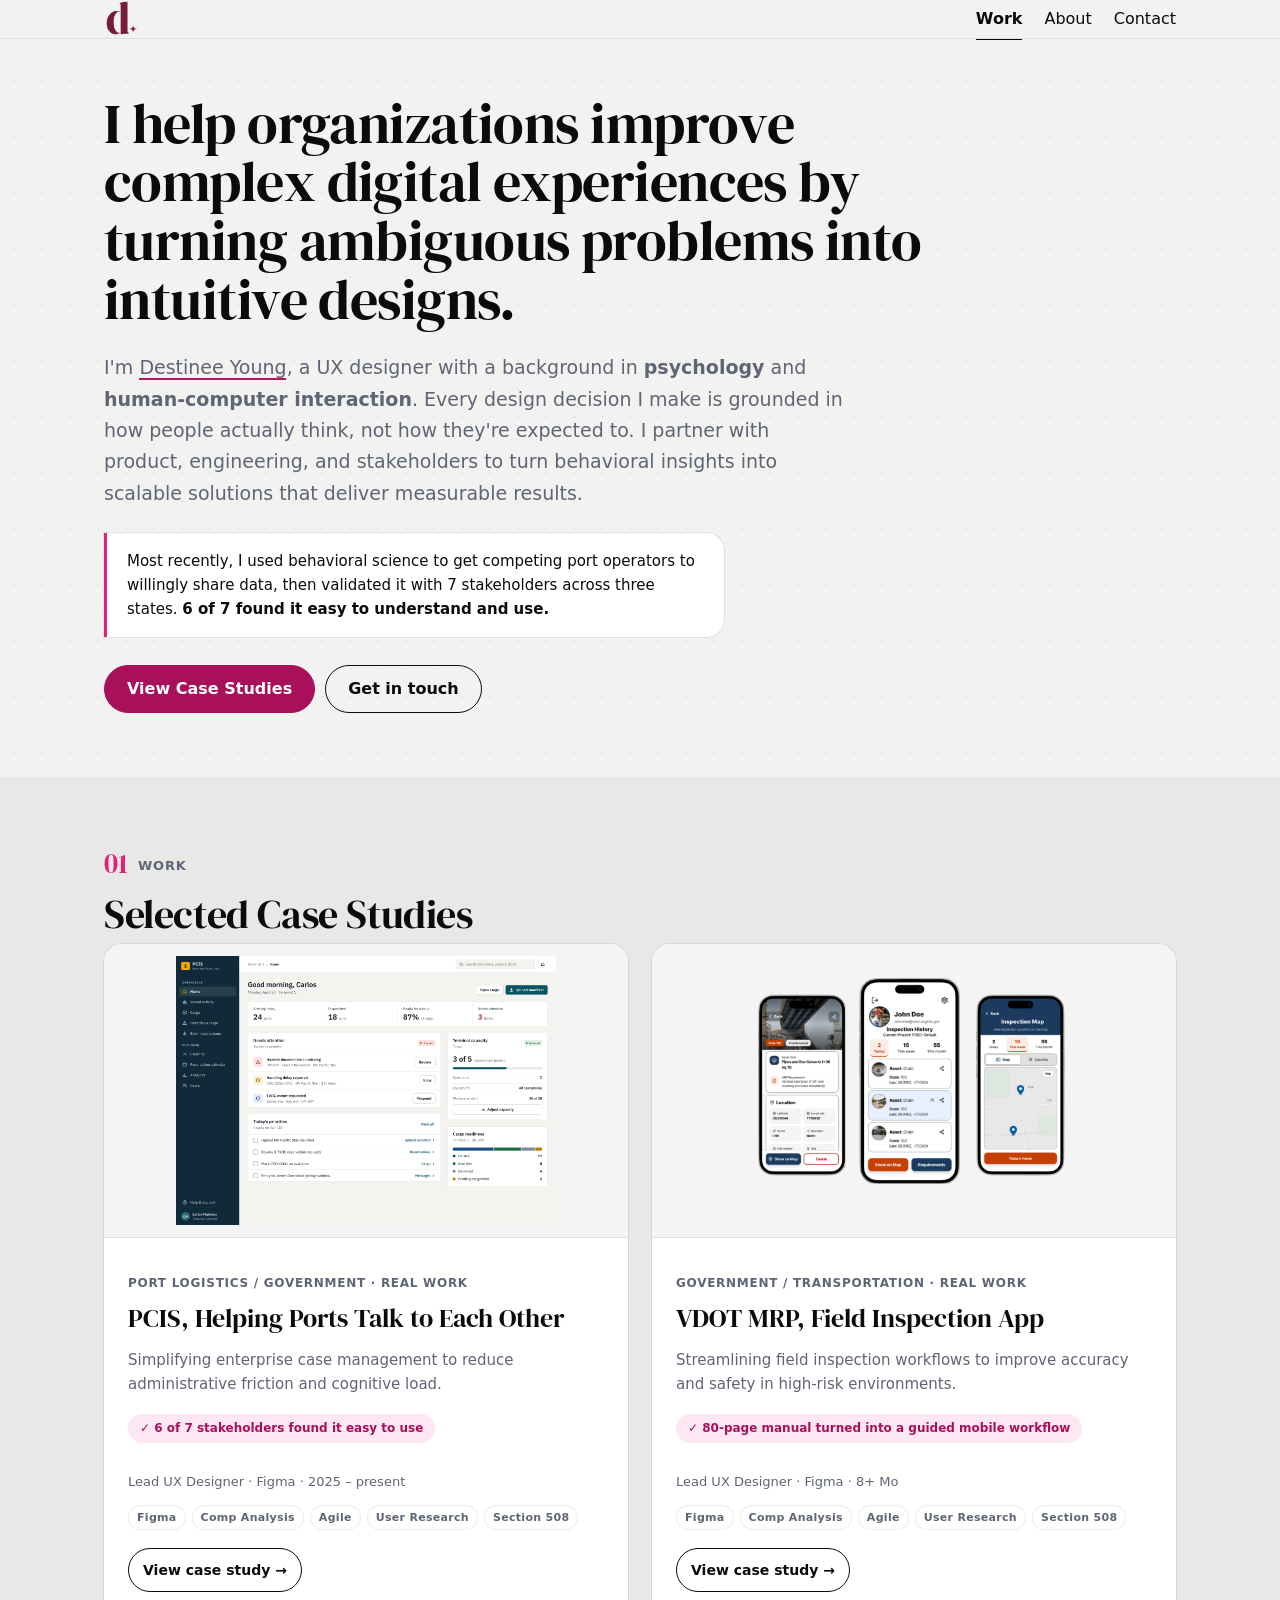
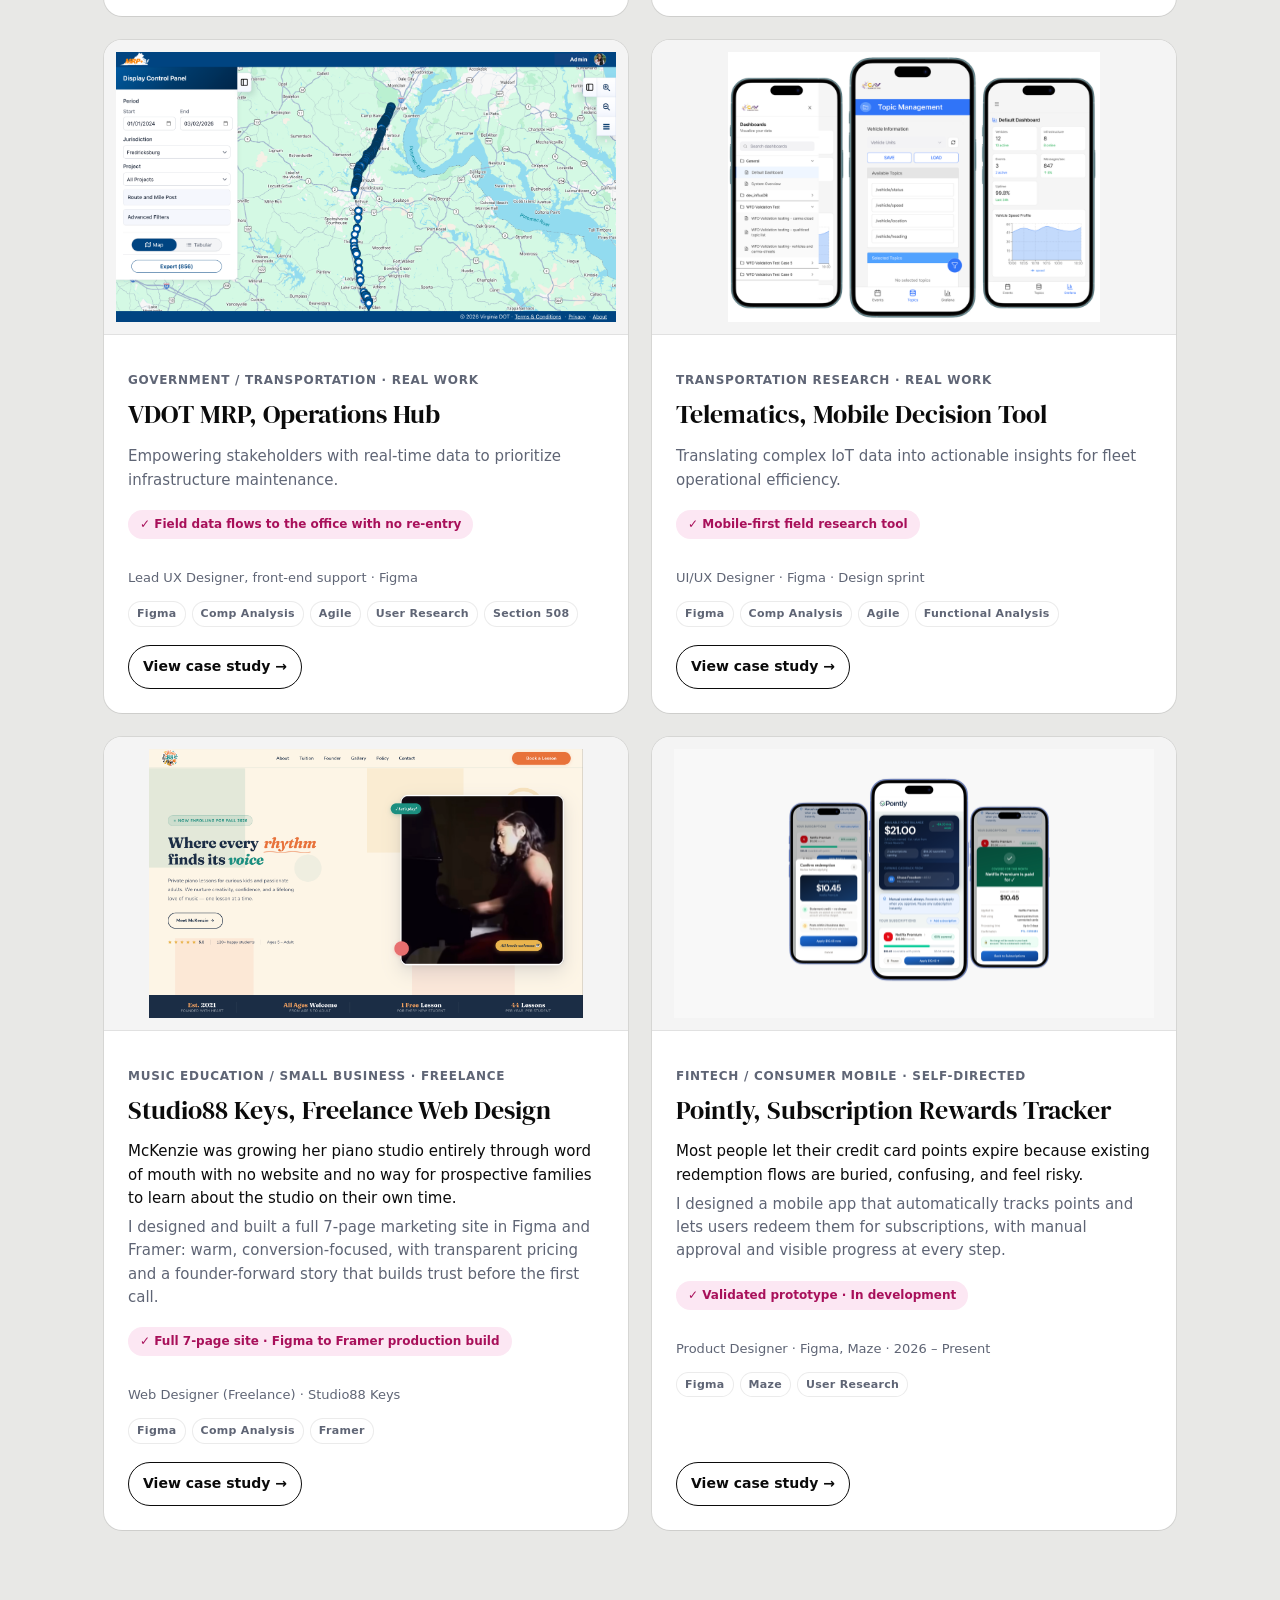
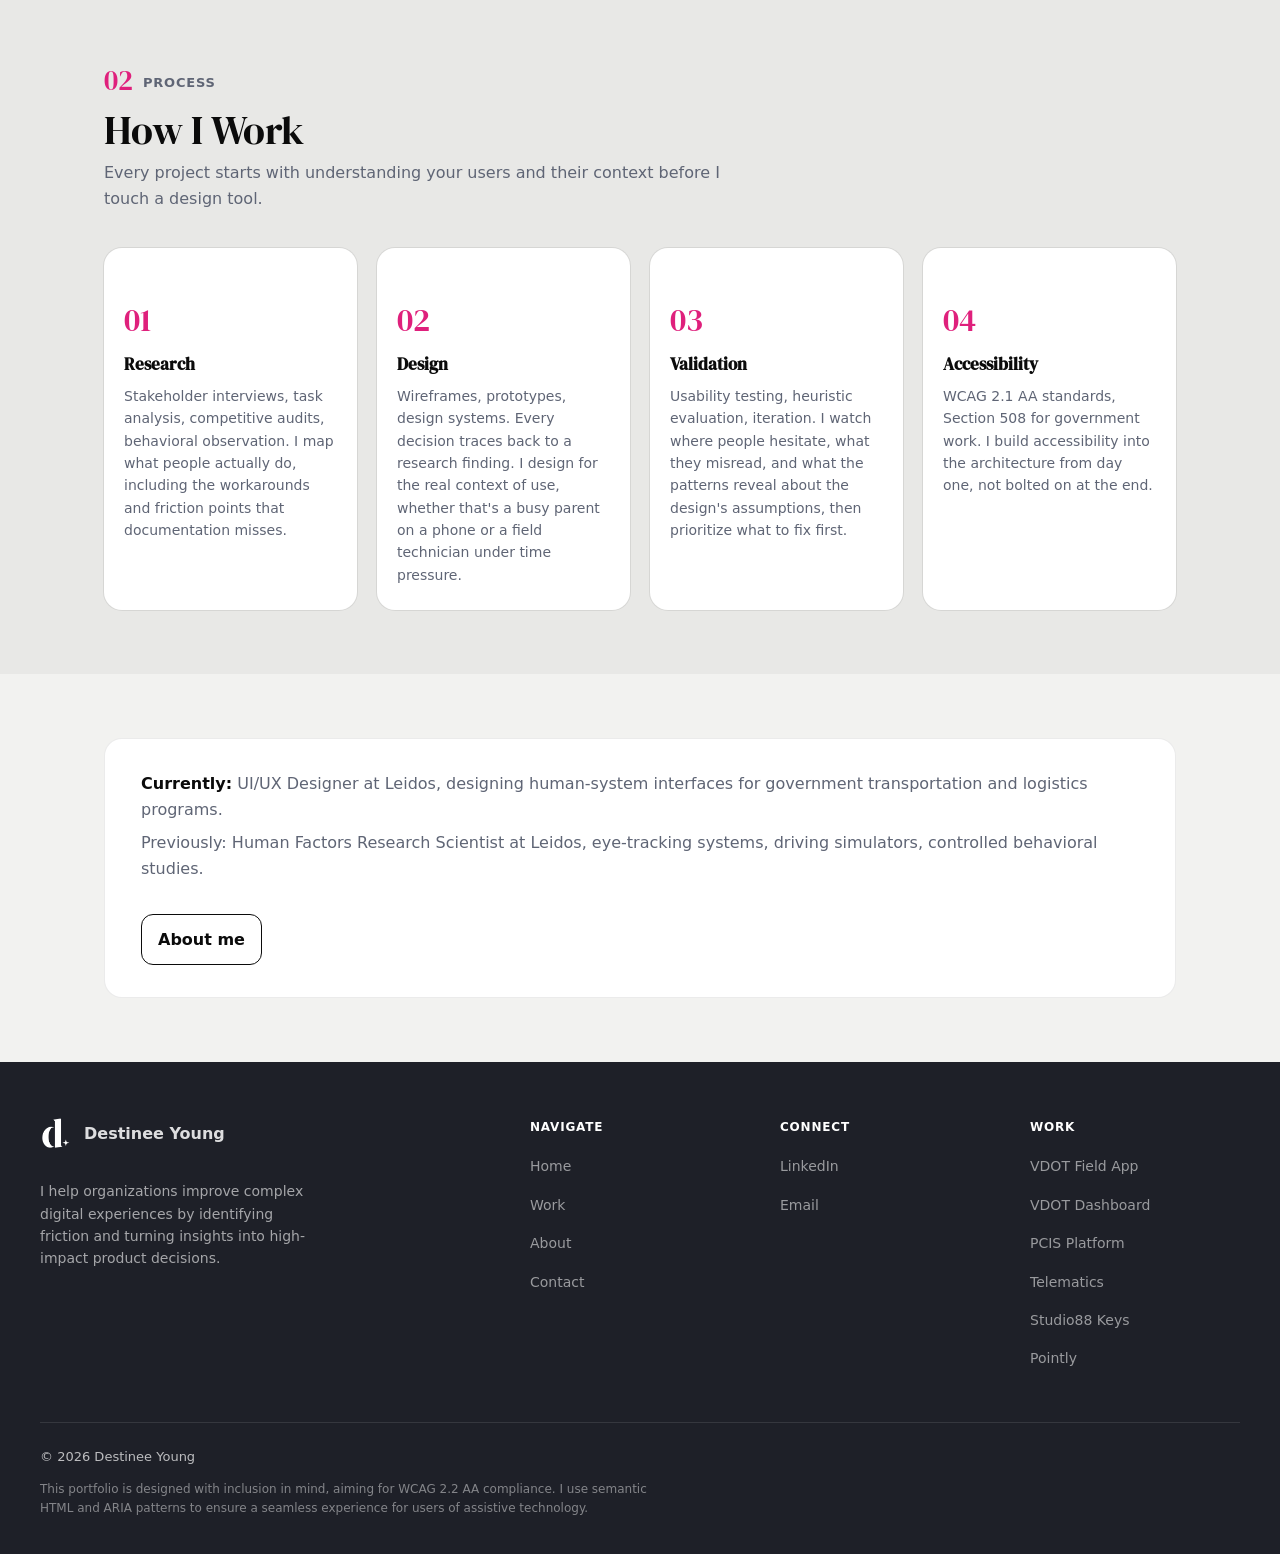
<file: index.html>
<!doctype html>
<html lang="en">
  <head>
    <meta charset="UTF-8" />
    <meta name="viewport" content="width=device-width, initial-scale=1" />
    <title>Destinee Young | Research-Driven UX Designer</title>
    <link rel="icon" type="image/png" href="favicon/favicon-48x48.png" />

    <script
      async
      src="https://www.googletagmanager.com/gtag/js?id=G-34V535KX45"
    ></script>
    <script>
      window.dataLayer = window.dataLayer || [];
      function gtag() {
        dataLayer.push(arguments);
      }
      gtag("js", new Date());
      gtag("config", "G-34V535KX45");
    </script>

    <link rel="preconnect" href="https://fonts.googleapis.com" />
    <link rel="preconnect" href="https://fonts.gstatic.com" crossorigin />
    <link
      href="https://fonts.googleapis.com/css2?family=DM+Serif+Display:ital@0;1&display=swap"
      rel="stylesheet"
    />
    <style>
      :root {
        --bg: #f2f2f0;
        --surface: #e8e8e6;
        --text: #0b0b0b;
        --muted: #5f6575;
        --line: rgba(0, 0, 0, 0.08);
        --brand: #111111;
        --radius: 16px;
        --container: 1200px;
        --pink: #df207c;
        --pink-light: #fce7f3;
        --pink-dark: #a8105a;
        --pink-border: #f9a8d4;
        --green: #4ade80;
        --green-light: #f0fdf4;
        --green-dark: #166534;
        --green-border: #bbf7d0;
      }
      /* Logo pink tint */
      .brand img {
        filter: brightness(0) saturate(100%) invert(18%) sepia(89%)
          saturate(1100%) hue-rotate(306deg) brightness(84%);
      }
      .footer-brand img {
        filter: brightness(0) invert(1);
      }
      * {
        box-sizing: border-box;
      }
      html,
      body {
        height: 100%;
        scroll-behavior: smooth;
      }
      body {
        margin: 0;
        font-family:
          -apple-system, BlinkMacSystemFont, "Segoe UI", Inter, Roboto,
          system-ui, sans-serif;
        color: var(--text);
        background: var(--bg);
        line-height: 1.6;
        -webkit-font-smoothing: antialiased;
      }
      a {
        color: inherit;
        text-decoration: none;
      }
      a:focus-visible,
      button:focus-visible {
        outline: 2px solid #000;
        outline-offset: 2px;
      }

      .container {
        max-width: var(--container);
        margin: 0 auto;
        padding: 0 20px;
      }
      .section {
        padding: 64px 0;
      }

      /* Nav */
      nav {
        position: sticky;
        top: 0;
        z-index: 50;
        background: var(--bg);
        border-bottom: 1px solid var(--line);
      }
      .nav-inner {
        display: flex;
        align-items: center;
        justify-content: space-between;
        gap: 16px;
        padding: 14px 20px;
      }
      .brand {
        display: flex;
        align-items: center;
        gap: 12px;
      }
      .brand img {
        height: 36px;
      }
      .nav-links {
        display: flex;
        gap: 22px;
        align-items: center;
      }
      .nav-links a {
        position: relative;
        padding: 6px 0;
      }
      .nav-links a::after {
        content: "";
        position: absolute;
        left: 0;
        bottom: -2px;
        height: 1px;
        width: 0;
        background: currentColor;
        transition: width 0.2s ease;
      }
      .nav-links a:hover::after,
      .nav-links a:focus-visible::after {
        width: 100%;
      }
      .nav-links a[aria-current="page"] {
        font-weight: 600;
      }
      .nav-links a[aria-current="page"]::after {
        width: 100%;
      }
      .mobile-menu a[aria-current="page"] {
        font-weight: 600;
      }
      .btn {
        display: inline-flex;
        align-items: center;
        gap: 8px;
        border: 1px solid var(--pink-dark);
        background: var(--pink-dark);
        color: #fff;
        padding: 12px 16px;
        border-radius: 12px;
        font-weight: 600;
        min-height: 48px;
        transition:
          background 0.2s ease,
          border-color 0.2s ease;
      }
      .btn:hover {
        background: #831843;
        border-color: #831843;
      }
      .btn.ghost {
        background: transparent;
        color: var(--text);
        border-color: var(--text);
      }
      .btn.ghost:hover {
        background: var(--text);
        color: #fff;
      }

      /* Hero */
      .hero {
        padding: 24px 0 64px;
        background-image: radial-gradient(
          circle,
          rgba(0, 0, 0, 0.055) 1px,
          transparent 1px
        );
        background-size: 28px 28px;
      }
      .hero h1 {
        font-size: clamp(32px, 5.5vw, 52px);
        line-height: 1.08;
        margin: 0 0 0.4em;
        font-weight: 400;
        max-width: 880px;
      }
      .hero h1 em {
        color: var(--pink);
        font-style: italic;
      }

      /* Available badge */
      .available-badge {
        display: inline-flex;
        align-items: center;
        gap: 8px;
        background: #d1fae5;
        border: 1px solid #6ee7b7;
        color: #065f46;
        border-radius: 999px;
        padding: 6px 14px;
        font-size: 13px;
        font-weight: 600;
        margin-bottom: 28px;
        letter-spacing: 0.1px;
      }
      .badge-dot {
        width: 8px;
        height: 8px;
        background: #10b981;
        border-radius: 50%;
        flex-shrink: 0;
        animation: badge-pulse 2.2s ease-in-out infinite;
      }
      @keyframes badge-pulse {
        0%,
        100% {
          box-shadow: 0 0 0 0 rgba(16, 185, 129, 0.5);
        }
        60% {
          box-shadow: 0 0 0 5px rgba(16, 185, 129, 0);
        }
      }

      /* Marquee */
      .marquee-strip {
        background: var(--text);
        padding: 13px 0;
        overflow: hidden;
        white-space: nowrap;
      }
      .marquee-inner {
        display: inline-block;
        animation: marquee 36s linear infinite;
      }
      .marquee-inner span {
        font-size: 11px;
        font-weight: 700;
        text-transform: uppercase;
        letter-spacing: 1.2px;
        color: rgba(255, 255, 255, 0.6);
        padding: 0 6px;
      }
      .marquee-inner .sep {
        color: var(--pink);
        padding: 0 14px;
      }
      @keyframes marquee {
        from {
          transform: translateX(0);
        }
        to {
          transform: translateX(-50%);
        }
      }

      /* Name animation, 508-compliant: respects prefers-reduced-motion */
      .name-anim {
        position: relative;
        display: inline;
        white-space: nowrap;
      }
      .name-anim::after {
        content: "";
        position: absolute;
        left: 0;
        bottom: -2px;
        width: 100%;
        height: 2px;
        background: #af1861;
        transform: scaleX(0);
        transform-origin: left center;
        animation: name-underline 0.65s cubic-bezier(0.4, 0, 0.2, 1) 0.5s
          forwards;
        transition: transform 0.4s cubic-bezier(0.4, 0, 0.2, 1);
      }
      .name-anim.scrolled-out::after {
        transform: scaleX(0);
        transform-origin: right center;
      }
      @keyframes name-underline {
        to {
          transform: scaleX(1);
        }
      }
      @media (prefers-reduced-motion: reduce) {
        .name-anim::after {
          animation: none;
          transform: scaleX(1);
          transition: none;
        }
        .name-anim.scrolled-out::after {
          transform: scaleX(1);
        }
      }

      .hero-subtext {
        font-size: clamp(16px, 2vw, 18px);
        color: var(--muted);
        max-width: 680px;
        line-height: 1.65;
        margin: 0 0 20px;
      }
      .hero-dna {
        font-size: 15px;
        color: var(--text);
        max-width: 620px;
        line-height: 1.6;
        padding: 16px 20px;
        border-left: 3px solid var(--pink);
        margin: 24px 0;
        background: var(--pink-light);
        border-radius: 0 8px 8px 0;
      }
      .hero-cta {
        display: flex;
        flex-wrap: wrap;
        gap: 10px;
        margin-top: 28px;
      }
      .logo-strip {
        margin-top: 52px;
      }
      .logo-strip-label {
        font-size: 12px;
        font-weight: 700;
        text-transform: uppercase;
        letter-spacing: 0.6px;
        color: var(--muted);
        margin-bottom: 12px;
      }
      .logo-list {
        display: flex;
        flex-wrap: wrap;
        gap: 10px;
        align-items: center;
      }
      .logo-box {
        display: flex;
        align-items: center;
        justify-content: center;
        padding: 10px 18px;
        background: #fff;
        border: 1px solid var(--line);
        border-radius: 8px;
        min-width: 110px;
        height: 48px;
        font-size: 14px;
        font-weight: 600;
        color: var(--text);
        letter-spacing: 0.3px;
      }

      /* Display font */
      h1,
      h2 {
        font-family: "DM Serif Display", Georgia, serif;
        font-weight: 400;
      }

      /* Section headings */
      h2 {
        font-size: clamp(24px, 3vw, 30px);
        margin: 0 0 8px;
        font-weight: 400;
        line-height: 1.2;
      }
      .section-lede {
        font-size: 16px;
        color: var(--muted);
        margin: 0 0 36px;
        max-width: 640px;
      }

      /* Section color rhythm */
      #projects {
        background: var(--surface);
      }
      #approach {
        background: var(--surface);
      }
      .approach-title {
        font-family: "DM Serif Display", Georgia, serif;
        font-weight: 400;
      }

      /* Work cards, 2-column grid */
      .work-grid {
        display: grid;
        grid-template-columns: repeat(2, 1fr);
        gap: 24px;
      }
      .work-card {
        border: 1px solid var(--line);
        border-radius: var(--radius);
        background: #fff;
        overflow: hidden;
        display: flex;
        flex-direction: column;
        box-shadow: 0 2px 16px rgba(0, 0, 0, 0.06);
        transition:
          box-shadow 0.25s ease,
          transform 0.25s ease;
      }
      .work-card:hover {
        box-shadow: 0 10px 32px rgba(0, 0, 0, 0.12);
        transform: translateY(-3px) rotate(0.4deg);
      }
      .work-img {
        width: 100%;
        aspect-ratio: 16/9;
        background: #f4f4f4;
        border-bottom: 1px solid var(--line);
        overflow: hidden;
        display: flex;
        align-items: center;
        justify-content: center;
      }
      .work-img img {
        width: 100%;
        height: 100%;
        object-fit: cover;
        object-position: top center;
        padding: 12px;
        object-fit: contain;
      }
      .work-body {
        padding: 24px;
        flex: 1;
        display: flex;
        flex-direction: column;
      }
      .work-label {
        font-size: 11px;
        font-weight: 700;
        text-transform: uppercase;
        letter-spacing: 0.5px;
        color: var(--muted);
        margin-bottom: 10px;
      }
      .work-title {
        font-family: "DM Serif Display", Georgia, serif;
        font-size: clamp(19px, 2.2vw, 23px);
        font-weight: 400;
        margin: 0 0 14px;
        line-height: 1.25;
      }
      .work-problem {
        font-size: 15px;
        color: var(--text);
        margin: 0 0 6px;
        line-height: 1.55;
      }
      .work-solution {
        font-size: 15px;
        color: var(--muted);
        margin: 0 0 18px;
        line-height: 1.55;
      }
      .work-desc {
        font-size: 15px;
        color: var(--muted);
        margin: 0 0 18px;
        line-height: 1.6;
      }
      .outcome-badge {
        display: inline-flex;
        align-items: center;
        gap: 6px;
        background: var(--pink-light);
        color: var(--pink-dark);
        border: 1px solid var(--pink-border);
        border-radius: 999px;
        padding: 5px 12px;
        font-size: 12px;
        font-weight: 600;
        margin-bottom: 16px;
        width: fit-content;
      }
      .work-meta {
        font-size: 13px;
        color: var(--muted);
        margin-bottom: 12px;
      }
      .work-tools {
        display: flex;
        flex-wrap: wrap;
        gap: 6px;
        margin-bottom: 18px;
      }
      .tool-tag {
        font-size: 11px;
        font-weight: 600;
        letter-spacing: 0.3px;
        color: var(--muted);
        background: var(--surface);
        border: 1px solid var(--line);
        border-radius: 6px;
        padding: 3px 8px;
      }
      .work-link {
        display: inline-flex;
        align-items: center;
        gap: 5px;
        font-weight: 600;
        font-size: 14px;
        color: var(--text);
        margin-top: auto;
        border: 1px solid var(--text);
        border-radius: 10px;
        padding: 9px 14px;
        width: fit-content;
      }
      .work-link:hover {
        background: var(--pink-dark);
        border-color: var(--pink-dark);
        color: #fff;
      }

      /* How I Work, 4-column approach grid */
      .approach-grid {
        display: grid;
        grid-template-columns: repeat(4, 1fr);
        gap: 20px;
        margin-top: 32px;
      }
      .approach-item {
        border: 1px solid var(--line);
        border-radius: 12px;
        padding: 24px 20px;
        background: #fff;
        transition:
          border-color 0.2s ease,
          box-shadow 0.2s ease;
      }
      .approach-item:hover {
        border-color: var(--pink-border);
        box-shadow: 0 2px 12px rgba(244, 114, 182, 0.12);
      }
      .approach-number {
        font-family: "DM Serif Display", Georgia, serif;
        font-size: 32px;
        font-weight: 400;
        color: var(--pink);
        margin-bottom: 8px;
        line-height: 1;
      }
      .approach-title {
        font-size: 17px;
        font-weight: 600;
        margin-bottom: 10px;
        line-height: 1.3;
      }
      .approach-desc {
        font-size: 14px;
        color: var(--muted);
        line-height: 1.6;
        margin: 0;
      }

      /* Experience snippet */
      .exp-strip {
        background: #fafafa;
        border: 1px solid var(--line);
        border-radius: var(--radius);
        padding: 32px 36px;
        display: flex;
        align-items: center;
        justify-content: space-between;
        gap: 32px;
        flex-wrap: wrap;
      }
      .exp-text p {
        margin: 0;
        font-size: 16px;
        line-height: 1.6;
        color: var(--muted);
      }
      .exp-text strong {
        color: var(--text);
      }

      /* Footer */
      footer {
        background: #1e2028;
        border-top: none;
        padding: 56px 20px 24px;
        color: rgba(255, 255, 255, 0.85);
      }
      .footer-brand p {
        color: rgba(255, 255, 255, 0.6) !important;
      }
      .footer-content {
        max-width: 1200px;
        margin: 0 auto;
      }
      .footer-grid {
        display: grid;
        grid-template-columns: 1.2fr 2fr;
        gap: 64px;
        padding-bottom: 40px;
        border-bottom: 1px solid rgba(255, 255, 255, 0.1);
      }
      .footer-brand {
        display: flex;
        flex-direction: column;
      }
      .footer-nav {
        display: grid;
        grid-template-columns: repeat(3, 1fr);
        gap: 40px;
      }
      .footer-col h4 {
        font-size: 12px;
        font-weight: 700;
        text-transform: uppercase;
        letter-spacing: 0.8px;
        margin: 0 0 14px;
        color: #fff;
      }
      .footer-col ul {
        list-style: none;
        margin: 0;
        padding: 0;
      }
      .footer-col li {
        margin-bottom: 8px;
      }
      .footer-col a {
        color: rgba(255, 255, 255, 0.55);
        font-size: 14px;
        transition: color 0.2s ease;
        display: block;
        padding: 4px 0;
      }
      .footer-col a:hover {
        color: #fff;
      }
      .footer-bottom {
        padding-top: 24px;
        color: rgba(255, 255, 255, 0.7);
        font-size: 13px;
      }

      /* Mobile Navigation */
      .mobile-nav {
        display: none;
      }
      .mobile-nav summary {
        list-style: none;
        cursor: pointer;
        padding: 8px 12px;
        min-height: 44px;
        display: flex;
        align-items: center;
        font-weight: 600;
        user-select: none;
      }
      .mobile-nav summary::-webkit-details-marker {
        display: none;
      }
      .mobile-menu {
        position: absolute;
        top: 100%;
        left: 0;
        right: 0;
        background: var(--bg);
        border-bottom: 1px solid var(--line);
        box-shadow: 0 4px 12px rgba(0, 0, 0, 0.08);
      }
      .mobile-menu a {
        display: block;
        padding: 14px 20px;
        border-bottom: 1px solid var(--line);
        min-height: 48px;
      }
      .mobile-menu a:last-child {
        border-bottom: none;
      }

      @media (max-width: 1000px) {
        .approach-grid {
          grid-template-columns: repeat(2, 1fr);
        }
      }
      @media (max-width: 900px) {
        .work-grid {
          grid-template-columns: 1fr;
        }
        .footer-grid {
          grid-template-columns: 1fr;
          gap: 40px;
        }
        .footer-nav {
          grid-template-columns: repeat(3, 1fr);
          gap: 32px;
        }
      }
      @media (max-width: 768px) {
        .nav-links {
          display: none;
        }
        .mobile-nav {
          display: block;
        }
        .hero {
          padding: 48px 0 40px;
        }
        .section {
          padding: 48px 0;
        }
        .exp-strip {
          flex-direction: column;
          gap: 20px;
        }
      }
      @media (max-width: 640px) {
        .section {
          padding: 40px 0;
        }
        .approach-grid {
          grid-template-columns: 1fr;
        }
        .footer-nav {
          grid-template-columns: 1fr;
          gap: 28px;
        }
        .footer-grid {
          gap: 32px;
        }
      }
      @media (prefers-reduced-motion: reduce) {
        .work-card,
        .work-card:hover {
          transform: none !important;
          transition: box-shadow 0.2s ease !important;
        }
      }
      /* Cognitive load reduction, readability */
      .project-section p,
      .about-text p,
      .about-section p {
        line-height: 1.75;
        margin-bottom: 14px;
        max-width: 72ch;
      }
      .project-section ul,
      .about-text ul {
        max-width: 72ch;
        line-height: 1.75;
      }
      .project-section li {
        margin-bottom: 8px;
      }
      .design-decision {
        margin-bottom: 20px;
      }
      .skip-link {
        position: absolute;
        top: -40px;
        left: 0;
        background: #0b0b0b;
        color: #fff;
        padding: 8px 16px;
        font-weight: 600;
        font-size: 14px;
        text-decoration: none;
        z-index: 200;
        border-radius: 0 0 4px 0;
        transition: top 0.2s ease;
      }
      .a11y-statement {
        margin-top: 12px;
        font-size: 12px;
        color: rgba(255, 255, 255, 0.45);
        max-width: 640px;
        line-height: 1.6;
      }
      .skip-link:focus {
        top: 0;
        outline: 2px solid #fff;
        outline-offset: 2px;
      }
    </style>

    <style>
      /* Match case-study system (PCIS / VDOT pages) */
      :root{--container:1120px}
      .container{padding:0 24px}
      .hero{padding-top:56px}
      .hero h1{font-size:clamp(34px,5vw,56px);line-height:1.05;letter-spacing:-.01em}
      .hero-subtext{font-size:19px;line-height:1.65;color:var(--muted);max-width:62ch}
      .hero-dna{background:#fff;border:0;border-left:3px solid var(--pink);border-radius:0 18px 18px 0;box-shadow:0 0 0 1px rgba(0,0,0,.08)}
      .hero-cta .btn{border-radius:999px;min-height:48px;padding:0 22px;display:inline-flex;align-items:center}
      .home-label{display:block;font-size:13px;font-weight:700;letter-spacing:.06em;text-transform:uppercase;color:var(--muted);margin-bottom:6px}
      .home-label b{font-family:"DM Serif Display",Georgia,serif;font-weight:400;font-size:28px;color:var(--pink);letter-spacing:0;margin-right:10px;vertical-align:-3px}
      #projects h2,#approach h2{font-size:clamp(28px,3.4vw,40px);line-height:1.1;letter-spacing:-.01em}
      .work-card{border-radius:18px!important;border:0!important;box-shadow:0 1px 0 rgba(0,0,0,.04),0 0 0 1px rgba(0,0,0,.08)!important;overflow:hidden}
      .work-card:hover{box-shadow:0 8px 28px rgba(0,0,0,.08),0 0 0 1px rgba(0,0,0,.08)!important}
      .work-title{font-family:"DM Serif Display",Georgia,serif!important;font-weight:400!important;font-size:26px!important;line-height:1.15!important}
      .work-label{font-size:12px!important;font-weight:700!important;letter-spacing:.06em!important;color:var(--muted)!important}
      .outcome-badge{border-radius:999px!important;font-weight:700!important;font-size:12px!important;background:var(--pink-light)!important;color:var(--pink-dark)!important;border:0!important}
      .tool-tag{border-radius:999px!important;background:#fff!important;border:1px solid rgba(0,0,0,.08)!important;font-weight:600!important}
      .work-link{border-radius:999px!important;min-height:44px;display:inline-flex!important;align-items:center}
      .approach-item{border-radius:18px!important;border:0!important;box-shadow:0 0 0 1px rgba(0,0,0,.08)}
      .exp-strip{border-radius:18px!important;background:#fff!important}
    </style>
  </head>
  <body>
    <a class="skip-link" href="#main-content">Skip to main content</a>
    <nav aria-label="Primary">
      <div class="container nav-inner">
        <div class="brand">
          <a
            href="index.html"
            style="display: flex; align-items: center; gap: 12px"
          >
            <img src="logo/logo1.png" alt="DY monogram" />
          </a>
        </div>
        <div class="nav-links">
          <a href="#projects" aria-current="page">Work</a>
          <a href="about.html">About</a>
          <a href="contact.html">Contact</a>
        </div>
        <details class="mobile-nav">
          <summary aria-label="Toggle menu">Menu</summary>
          <div class="mobile-menu">
            <a href="#projects" aria-current="page">Work</a>
            <a href="about.html">About</a>
            <a href="contact.html">Contact</a>
          </div>
        </details>
      </div>
    </nav>

    <main id="main-content">
      <!-- Hero -->
      <header class="section hero">
        <div class="container">
          <h1>
            I help organizations improve complex digital experiences by turning
            ambiguous problems into intuitive designs.
          </h1>
          <p class="hero-subtext">
            I'm <span class="name-anim">Destinee Young</span>, a UX designer
            with a background in <strong>psychology</strong> and
            <strong>human-computer interaction</strong>. Every design decision I
            make is grounded in how people actually think, not how they're
            expected to. I partner with product, engineering, and stakeholders
            to turn behavioral insights into scalable solutions that deliver
            measurable results.
          </p>
          <div class="hero-dna">
            Most recently, I used behavioral science to get competing port
            operators to willingly share data, then validated it with 7 stakeholders across three states.
            <strong
              >6 of 7 found it easy to understand and use.</strong
            >
          </div>
          <div class="hero-cta">
            <a class="btn" href="#projects">View Case Studies</a>
            <a class="btn ghost" href="contact.html">Get in touch</a>
          </div>
        </div>
      </header>

      <!-- Work -->
      <section id="projects" class="section" aria-label="Selected Case Studies">
        <div class="container">
          <span class="home-label"><b>01</b>Work</span>
          <h2 id="case-studies-heading" tabindex="-1">Selected Case Studies</h2>

          <div class="work-grid">
            <!-- Card 1: PCIS -->
            <article class="work-card">
              <div class="work-img">
                <img
                  src="imgs/pcis-concept-home.png"
                  alt="PCIS terminal operator home, concept redesign with a summary strip and needs-attention list"
                />
              </div>
              <div class="work-body">
                <p class="work-label">
                  Port Logistics / Government · Real Work
                </p>
                <h3 class="work-title">
                  PCIS, Helping Ports Talk to Each Other
                </h3>
                <p class="work-desc">
                  Simplifying enterprise case management to reduce
                  administrative friction and cognitive load.
                </p>
                <div class="outcome-badge">
                  ✓ 6 of 7 stakeholders found it easy to use
                </div>
                <p class="work-meta">Lead UX Designer · Figma · 2025 – present</p>
                <div class="work-tools">
                  <span class="tool-tag">Figma</span>
                  <span class="tool-tag">Comp Analysis</span>
                  <span class="tool-tag">Agile</span>
                  <span class="tool-tag">User Research</span>
                  <span class="tool-tag">Section 508</span>
                </div>
                <a class="work-link" href="pcis-dashboard.html"
                  >View case study →</a
                >
              </div>
            </article>

            <!-- Card 2: VDOT Mobile App -->
            <article class="work-card">
              <div class="work-img">
                <img
                  src="imgs/vdotapp1.png"
                  alt="VDOT MRP mobile field inspection app: stepped inspection workflow and on-screen criteria reference"
                />
              </div>
              <div class="work-body">
                <p class="work-label">
                  Government / Transportation · Real Work
                </p>
                <h3 class="work-title">VDOT MRP, Field Inspection App</h3>
                <p class="work-desc">
                  Streamlining field inspection workflows to improve accuracy
                  and safety in high-risk environments.
                </p>
                <div class="outcome-badge">
                  ✓ 80-page manual turned into a guided mobile workflow
                </div>
                <p class="work-meta">Lead UX Designer · Figma · 8+ Mo</p>
                <div class="work-tools">
                  <span class="tool-tag">Figma</span>
                  <span class="tool-tag">Comp Analysis</span>
                  <span class="tool-tag">Agile</span>
                  <span class="tool-tag">User Research</span>
                  <span class="tool-tag">Section 508</span>
                </div>
                <a class="work-link" href="vdot-mobile-app.html"
                  >View case study →</a
                >
              </div>
            </article>

            <!-- Card 3: VDOT Dashboard -->
            <article class="work-card">
              <div class="work-img">
                <img
                  src="imgs/dashboard1.png"
                  alt="VDOT MRP operations hub: infrastructure condition scores and maintenance priority dashboard"
                />
              </div>
              <div class="work-body">
                <p class="work-label">
                  Government / Transportation · Real Work
                </p>
                <h3 class="work-title">VDOT MRP, Operations Hub</h3>
                <p class="work-desc">
                  Empowering stakeholders with real-time data to prioritize
                  infrastructure maintenance.
                </p>
                <div class="outcome-badge">
                  ✓ Field data flows to the office with no re-entry
                </div>
                <p class="work-meta">Lead UX Designer, front-end support · Figma</p>
                <div class="work-tools">
                  <span class="tool-tag">Figma</span>
                  <span class="tool-tag">Comp Analysis</span>
                  <span class="tool-tag">Agile</span>
                  <span class="tool-tag">User Research</span>
                  <span class="tool-tag">Section 508</span>
                </div>
                <a class="work-link" href="vdot-dashboard.html"
                  >View case study →</a
                >
              </div>
            </article>

            <!-- Card 4: Telematics -->
            <article class="work-card">
              <div class="work-img">
                <img
                  src="imgs/telematics2.png"
                  alt="Telematics mobile prototype: vehicle alert prioritization and field data summary screens"
                />
              </div>
              <div class="work-body">
                <p class="work-label">Transportation Research · Real Work</p>
                <h3 class="work-title">Telematics, Mobile Decision Tool</h3>
                <p class="work-desc">
                  Translating complex IoT data into actionable insights for
                  fleet operational efficiency.
                </p>
                <div class="outcome-badge">
                  ✓ Mobile-first field research tool
                </div>
                <p class="work-meta">UI/UX Designer · Figma · Design sprint</p>
                <div class="work-tools">
                  <span class="tool-tag">Figma</span>
                  <span class="tool-tag">Comp Analysis</span>
                  <span class="tool-tag">Agile</span>
                  <span class="tool-tag">Functional Analysis</span>
                </div>
                <a class="work-link" href="telematics.html"
                  >View case study →</a
                >
              </div>
            </article>

            <!-- Card 5: Studio88 Keys -->
            <article class="work-card">
              <div class="work-img">
                <img
                  src="imgs/studio88.png"
                  alt="Studio88 Keys website: homepage hero and lesson pricing pages for a piano studio"
                />
              </div>
              <div class="work-body">
                <p class="work-label">
                  Music Education / Small Business · Freelance
                </p>
                <h3 class="work-title">Studio88 Keys, Freelance Web Design</h3>
                <p class="work-problem">
                  McKenzie was growing her piano studio entirely through word of
                  mouth with no website and no way for prospective families to
                  learn about the studio on their own time.
                </p>
                <p class="work-solution">
                  I designed and built a full 7-page marketing site in Figma and
                  Framer: warm, conversion-focused, with transparent pricing and
                  a founder-forward story that builds trust before the first
                  call.
                </p>
                <div class="outcome-badge">
                  ✓ Full 7-page site · Figma to Framer production build
                </div>
                <p class="work-meta">
                  Web Designer (Freelance) · Studio88 Keys
                </p>
                <div class="work-tools">
                  <span class="tool-tag">Figma</span>
                  <span class="tool-tag">Comp Analysis</span>
                  <span class="tool-tag">Framer</span>
                </div>
                <a class="work-link" href="studio88.html">View case study →</a>
              </div>
            </article>

            <!-- Card 6: Pointly -->
            <article class="work-card">
              <div class="work-img">
                <img
                  src="imgs/pointlynew.png"
                  alt="Pointly mobile app: subscription rewards tracker with manual redemption controls"
                />
              </div>
              <div class="work-body">
                <p class="work-label">
                  Fintech / Consumer Mobile · Self-Directed
                </p>
                <h3 class="work-title">
                  Pointly, Subscription Rewards Tracker
                </h3>
                <p class="work-problem">
                  Most people let their credit card points expire because
                  existing redemption flows are buried, confusing, and feel
                  risky.
                </p>
                <p class="work-solution">
                  I designed a mobile app that automatically tracks points and
                  lets users redeem them for subscriptions, with manual approval
                  and visible progress at every step.
                </p>
                <div class="outcome-badge">
                  ✓ Validated prototype · In development
                </div>
                <p class="work-meta">
                  Product Designer · Figma, Maze · 2026 – Present
                </p>
                <div class="work-tools">
                  <span class="tool-tag">Figma</span>
                  <span class="tool-tag">Maze</span>
                  <span class="tool-tag">User Research</span>
                </div>
                <a class="work-link" href="pointly.html">View case study →</a>
              </div>
            </article>
          </div>
        </div>
      </section>

      <!-- How I Work -->
      <section id="approach" class="section" aria-label="How I Work">
        <div class="container">
          <span class="home-label"><b>02</b>Process</span>
          <h2>How I Work</h2>
          <p class="section-lede">
            Every project starts with understanding your users and their context
            before I touch a design tool.
          </p>

          <div class="approach-grid">
            <div class="approach-item">
              <p class="approach-number">01</p>
              <h3 class="approach-title">Research</h3>
              <p class="approach-desc">
                Stakeholder interviews, task analysis, competitive audits,
                behavioral observation. I map what people actually do, including
                the workarounds and friction points that documentation misses.
              </p>
            </div>
            <div class="approach-item">
              <p class="approach-number">02</p>
              <h3 class="approach-title">Design</h3>
              <p class="approach-desc">
                Wireframes, prototypes, design systems. Every decision traces
                back to a research finding. I design for the real context of
                use, whether that's a busy parent on a phone or a field
                technician under time pressure.
              </p>
            </div>
            <div class="approach-item">
              <p class="approach-number">03</p>
              <h3 class="approach-title">Validation</h3>
              <p class="approach-desc">
                Usability testing, heuristic evaluation, iteration. I watch
                where people hesitate, what they misread, and what the patterns
                reveal about the design's assumptions, then prioritize what to
                fix first.
              </p>
            </div>
            <div class="approach-item">
              <p class="approach-number">04</p>
              <h3 class="approach-title">Accessibility</h3>
              <p class="approach-desc">
                WCAG 2.1 AA standards, Section 508 for government work. I build
                accessibility into the architecture from day one, not bolted on
                at the end.
              </p>
            </div>
          </div>
        </div>
      </section>

      <!-- Experience snippet -->
      <section class="section" aria-label="Experience">
        <div class="container">
          <div class="exp-strip">
            <div class="exp-text">
              <p>
                <strong>Currently:</strong> UI/UX Designer at Leidos, designing
                human-system interfaces for government transportation and
                logistics programs.
              </p>
              <p style="margin-top: 8px">
                Previously: Human Factors Research Scientist at Leidos,
                eye-tracking systems, driving simulators, controlled behavioral
                studies.
              </p>
            </div>
            <div
              style="display: flex; gap: 10px; flex-wrap: wrap; flex-shrink: 0"
            >
              <a class="btn ghost" href="about.html">About me</a>
            </div>
          </div>
        </div>
      </section>
    </main>

    <footer>
      <div class="footer-content">
        <div class="footer-grid">
          <div class="footer-brand">
            <div
              style="
                display: flex;
                align-items: center;
                gap: 12px;
                margin-bottom: 16px;
              "
            >
              <img
                src="logo/logo1.png"
                alt="DY monogram"
                style="height: 32px"
              />
              <span style="font-weight: 600; font-size: 16px"
                >Destinee Young</span
              >
            </div>
            <p
              style="
                color: var(--muted);
                font-size: 14px;
                line-height: 1.6;
                max-width: 280px;
              "
            >
              I help organizations improve complex digital experiences by
              identifying friction and turning insights into high-impact product
              decisions.
            </p>
          </div>

          <div class="footer-nav">
            <div class="footer-col">
              <h4>Navigate</h4>
              <ul>
                <li><a href="index.html">Home</a></li>
                <li><a href="index.html#projects">Work</a></li>
                <li><a href="about.html">About</a></li>
                <li><a href="contact.html">Contact</a></li>
              </ul>
            </div>

            <div class="footer-col">
              <h4>Connect</h4>
              <ul>
                <li>
                  <a
                    href="https://www.linkedin.com/in/destineeyoung/"
                    target="_blank"
                    rel="noopener noreferrer"
                    aria-label="LinkedIn (opens in new tab)"
                    >LinkedIn</a
                  >
                </li>
                <li><a href="mailto:destinee.young99@gmail.com">Email</a></li>
              </ul>
            </div>

            <div class="footer-col">
              <h4>Work</h4>
              <ul>
                <li><a href="vdot-mobile-app.html">VDOT Field App</a></li>
                <li><a href="vdot-dashboard.html">VDOT Dashboard</a></li>
                <li><a href="pcis-dashboard.html">PCIS Platform</a></li>
                <li><a href="telematics.html">Telematics</a></li>
                <li><a href="studio88.html">Studio88 Keys</a></li>
                <li><a href="pointly.html">Pointly</a></li>
              </ul>
            </div>
          </div>
        </div>

        <div class="footer-bottom">
          © <span id="year"></span> Destinee Young
        </div>
        <p class="a11y-statement">
          This portfolio is designed with inclusion in mind, aiming for WCAG 2.2
          AA compliance. I use semantic HTML and ARIA patterns to ensure a
          seamless experience for users of assistive technology.
        </p>
      </div>
    </footer>

    <script>
      document.getElementById("year").textContent = new Date().getFullYear();

      // Focus management: move keyboard focus to section heading after anchor scroll
      document.querySelectorAll('a[href="#projects"]').forEach((link) => {
        link.addEventListener("click", () => {
          setTimeout(() => {
            const heading = document.getElementById("case-studies-heading");
            if (heading) heading.focus();
          }, 100);
        });
      });
      // Name underline: draw in on load, retract when hero scrolls out
      const nameEl = document.querySelector(".name-anim");
      if (nameEl) {
        const observer = new IntersectionObserver(
          ([entry]) => {
            nameEl.classList.toggle("scrolled-out", !entry.isIntersecting);
          },
          { threshold: 0.1 },
        );
        observer.observe(nameEl.closest("header") || nameEl);
      }

      document.querySelectorAll(".mobile-nav").forEach((nav) => {
        nav.addEventListener("keydown", (e) => {
          if (e.key === "Escape" && nav.open) {
            nav.open = false;
            nav.querySelector("summary").focus();
          }
        });
        document.addEventListener("click", (e) => {
          if (nav.open && !nav.contains(e.target)) nav.open = false;
        });
      });
    </script>
  </body>
</html>
</file>
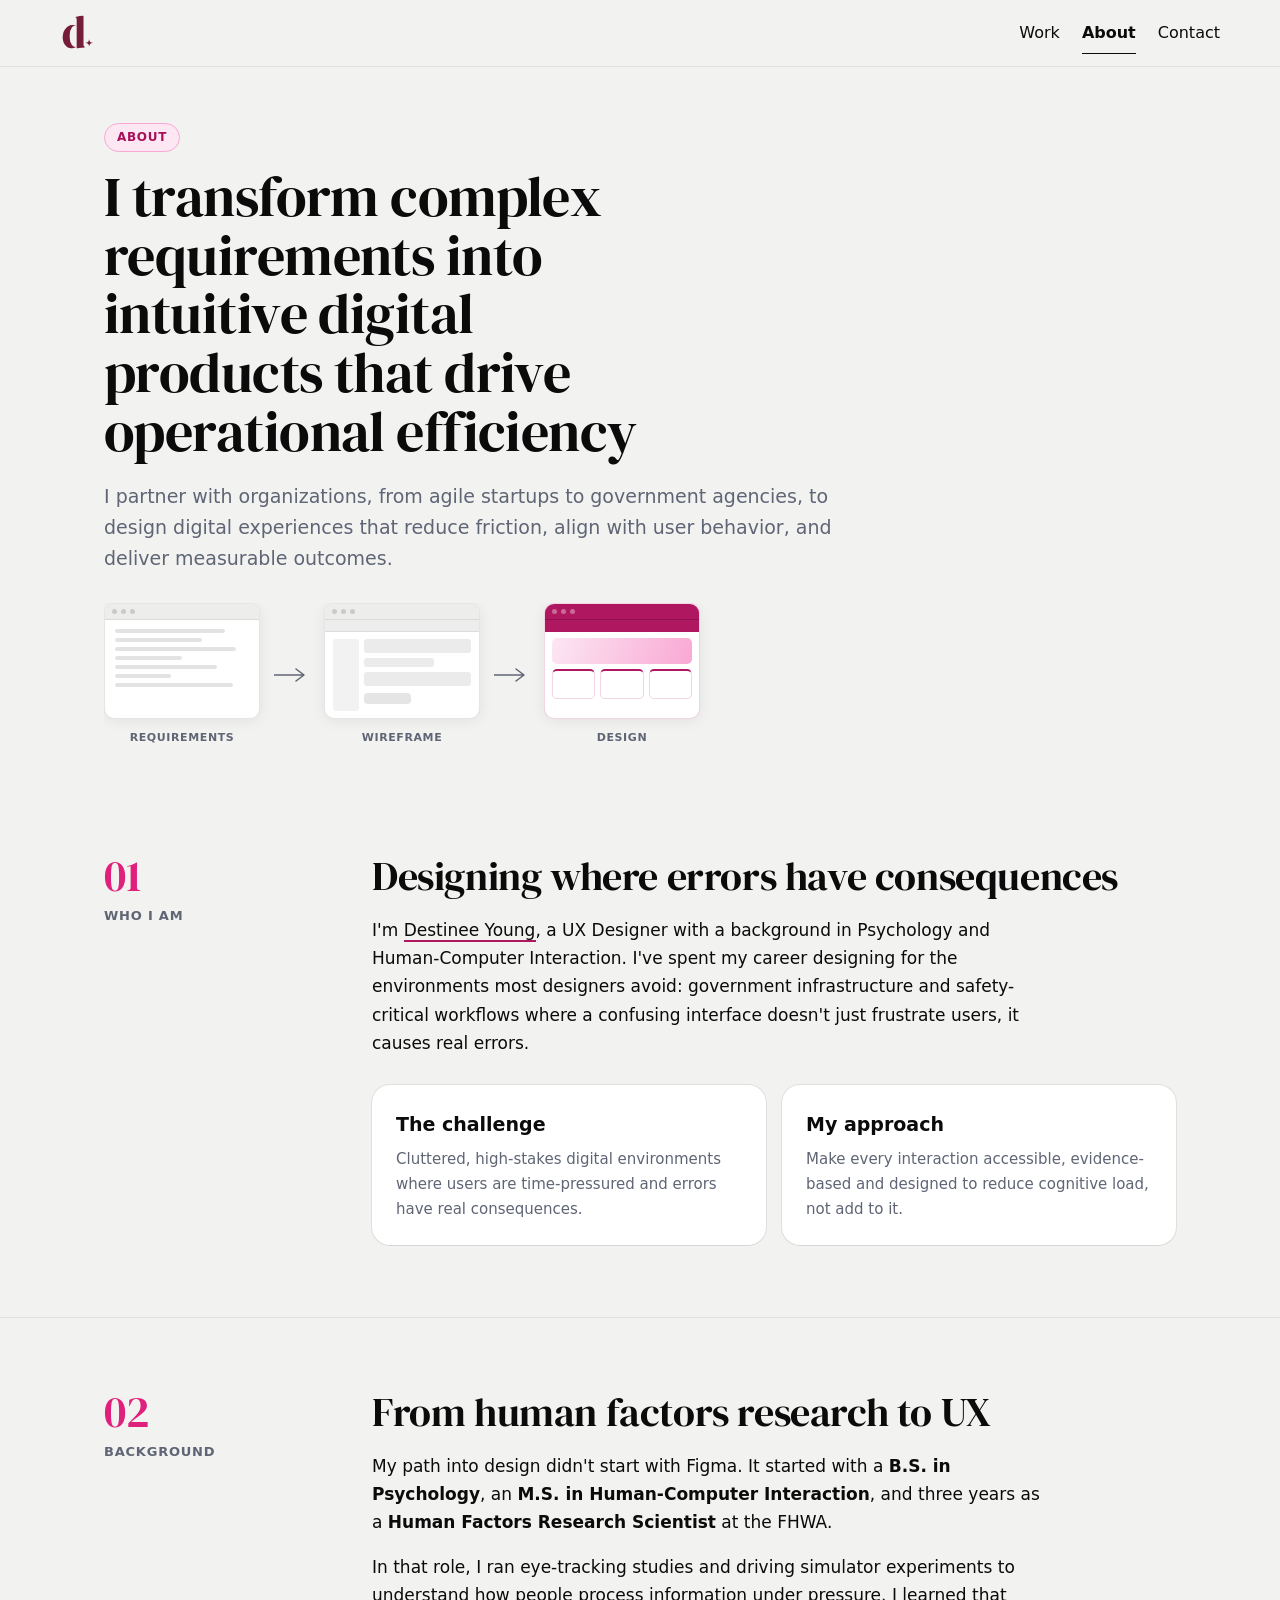
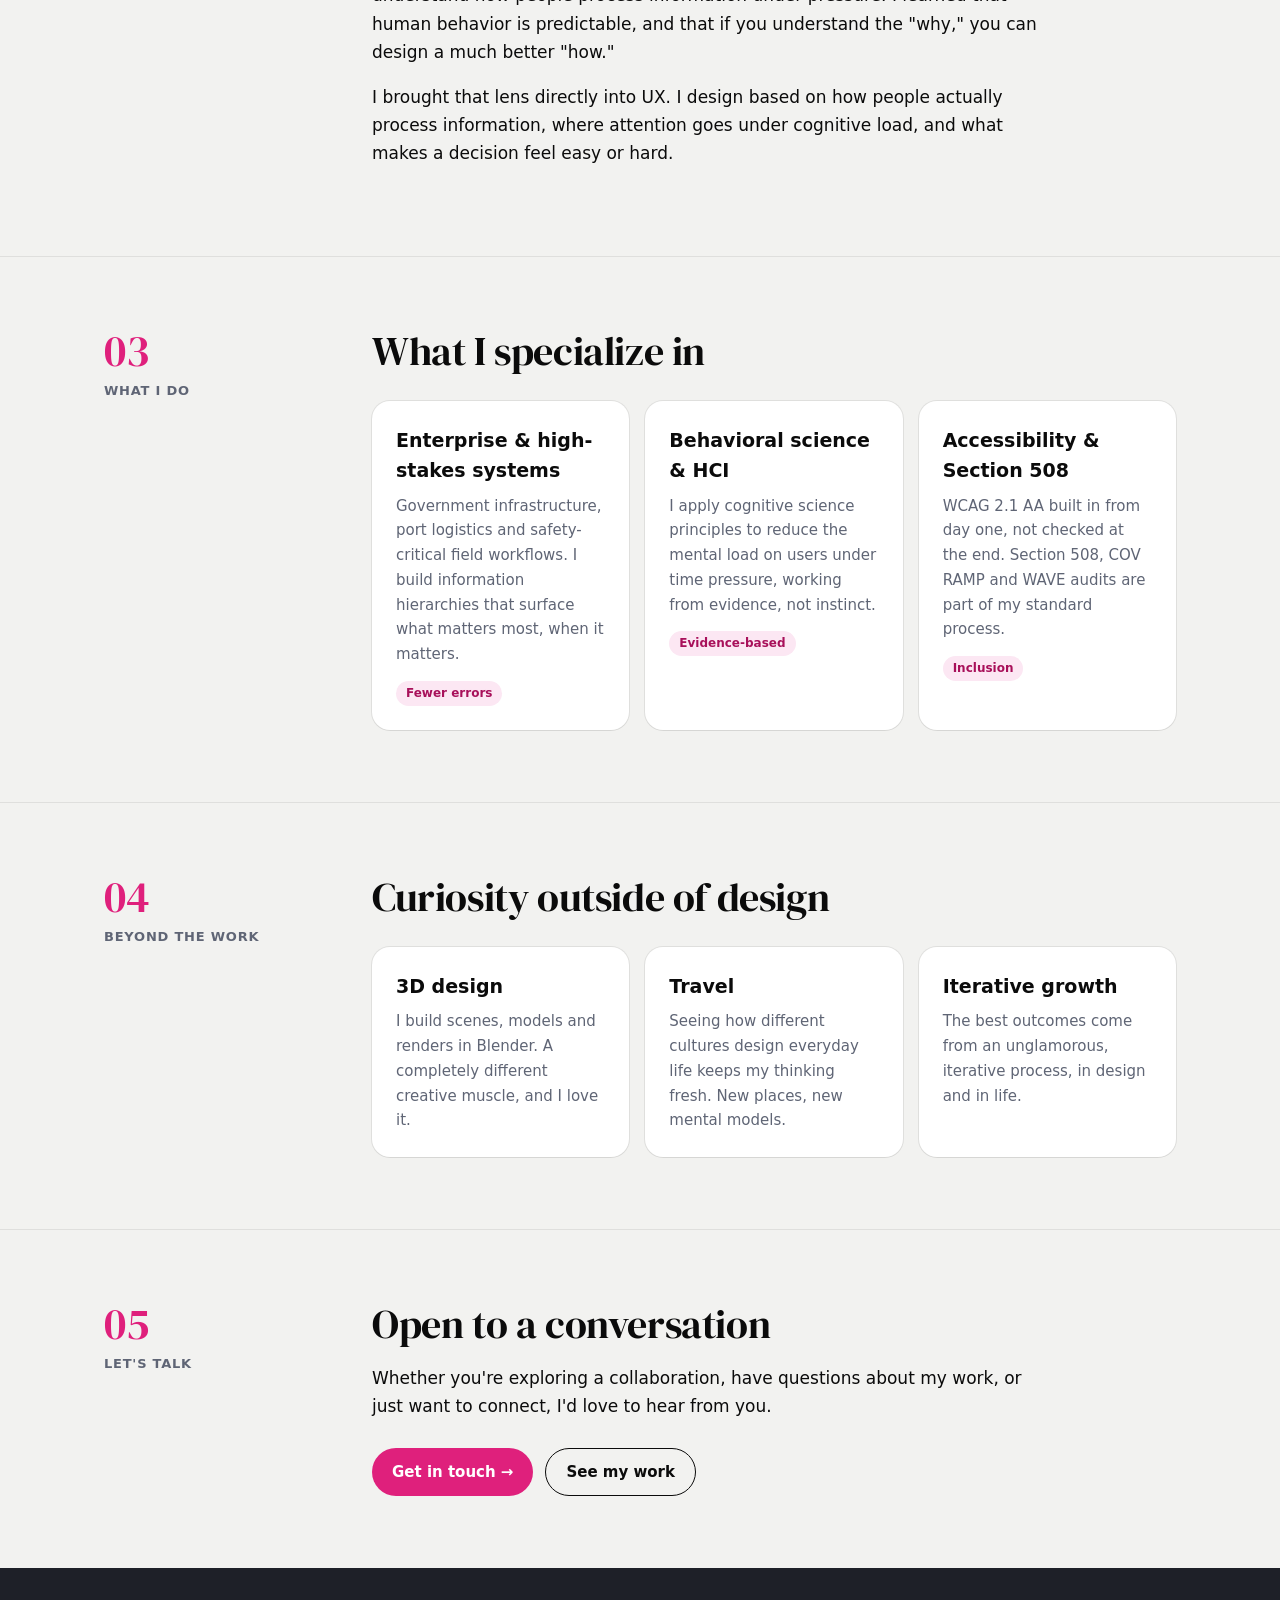
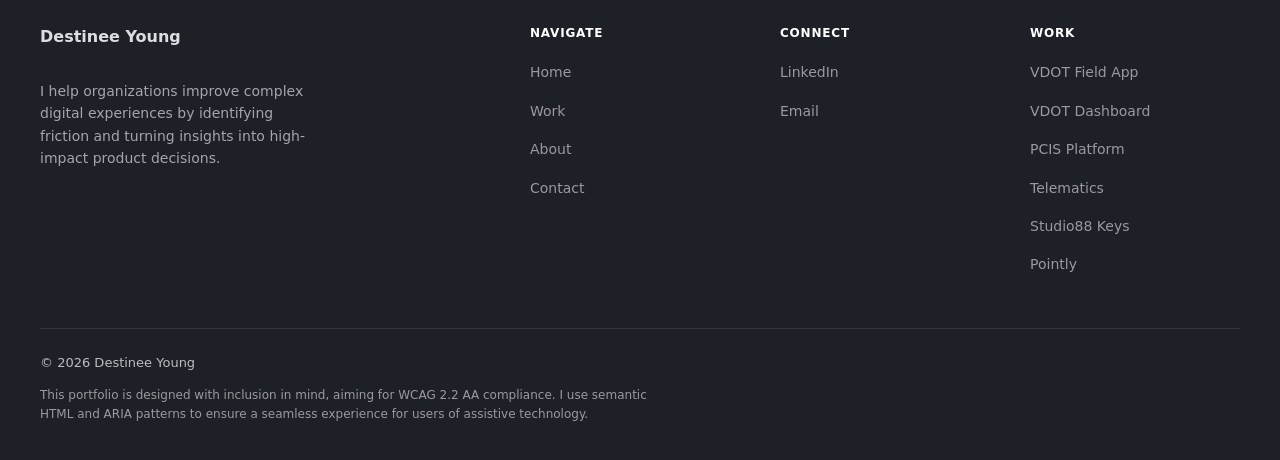
<file: about.html>
<!doctype html>
<html lang="en">
  <head>
    <meta charset="UTF-8" />
    <meta name="viewport" content="width=device-width, initial-scale=1" />
    <title>About | Destinee Young</title>
    <link rel="icon" type="image/png" href="favicon/favicon-48x48.png" />

    <script
      async
      src="https://www.googletagmanager.com/gtag/js?id=G-34V535KX45"
    ></script>
    <script>
      window.dataLayer = window.dataLayer || [];
      function gtag() {
        dataLayer.push(arguments);
      }
      gtag("js", new Date());
      gtag("config", "G-34V535KX45");
    </script>

    <link rel="icon" type="image/png" href="favicon/favicon-48x48.png" sizes="48x48" />
    <link rel="icon" type="image/svg+xml" href="favicon/favicon.svg" />
    <link rel="shortcut icon" href="favicon/favicon.ico" />
    <link rel="apple-touch-icon" sizes="180x180" href="favicon/apple-touch-icon.png" />
    <meta name="apple-mobile-web-app-title" content="About" />
    <link rel="manifest" href="favicon/site.webmanifest" />

    <link rel="preconnect" href="https://fonts.googleapis.com">
    <link rel="preconnect" href="https://fonts.gstatic.com" crossorigin>
    <link href="https://fonts.googleapis.com/css2?family=DM+Serif+Display:ital@0;1&display=swap" rel="stylesheet">
    <style>
      :root {
        --bg: #F2F2F0;
        --surface: #E8E8E6;
        --text: #0b0b0b;
        --muted: #5f6575;
        --line: rgba(0, 0, 0, 0.08);
        --brand: #111111;
        --radius: 16px;
        --container: 1200px;
        --pink: #DF207C;
        --pink-light: #fce7f3;
        --pink-dark: #a8105a;
        --pink-border: #f9a8d4;
        --green: #4ade80;
        --green-light: #f0fdf4;
        --green-dark: #166534;
        --green-border: #bbf7d0;
      }
      /* Logo pink tint */
      .brand img { filter: brightness(0) saturate(100%) invert(18%) sepia(89%) saturate(1100%) hue-rotate(306deg) brightness(84%); }
      .footer-brand img { filter: brightness(0) invert(1); }
      * {
        box-sizing: border-box;
      }
      html,
      body {
        height: 100%;
      }
      body {
        margin: 0;
        font-family:
          -apple-system, BlinkMacSystemFont, "Segoe UI", Inter, Roboto,
          system-ui, sans-serif;
        color: var(--text);
        background: var(--bg);
        line-height: 1.6;
        -webkit-font-smoothing: antialiased;
      }
      a {
        color: inherit;
        text-decoration: none;
      }
      a:focus-visible,
      button:focus-visible {
        outline: 2px solid #000;
        outline-offset: 2px;
      }

      .container {
        max-width: var(--container);
        margin: 0 auto;
        padding: 0 20px;
      }
      .section {
        padding: 64px 0;
      }
      .section-narrow {
        max-width: 760px;
      }

      /* Nav */
      nav {
        position: sticky;
        top: 0;
        z-index: 50;
        background: var(--bg);
        border-bottom: 1px solid var(--line);
      }
      .nav-inner {
        display: flex;
        align-items: center;
        justify-content: space-between;
        gap: 16px;
        padding: 14px 20px;
      }
      .brand img {
        height: 36px;
      }
      .nav-links {
        display: flex;
        gap: 22px;
        align-items: center;
      }
      .nav-links a {
        position: relative;
        padding: 6px 0;
      }
      .nav-links a::after {
        content: "";
        position: absolute;
        left: 0;
        bottom: -2px;
        height: 1px;
        width: 0;
        background: currentColor;
        transition: width 0.2s ease;
      }
      .nav-links a:hover::after,
      .nav-links a:focus-visible::after {
        width: 100%;
      }
      .nav-links a[aria-current="page"] { font-weight: 600; }
      .nav-links a[aria-current="page"]::after { width: 100%; }
      .mobile-menu a[aria-current="page"] { font-weight: 600; }
      .btn {
        display: inline-flex;
        align-items: center;
        gap: 8px;
        border: 1px solid var(--pink-dark);
        background: var(--pink-dark);
        color: #fff;
        padding: 12px 16px;
        border-radius: 12px;
        font-weight: 600;
        min-height: 48px;
        transition: background 0.2s ease;
      }
      .btn:hover {
        background: #831843;
        border-color: #831843;
      }
      .btn.ghost {
        background: transparent;
        color: var(--text);
        border-color: var(--text);
      }
      .btn.ghost:hover {
        background: var(--text);
        color: #fff;
      }

      /* Display font */
      h1, h2 { font-family: 'DM Serif Display', Georgia, serif; font-weight: 400; }

      /* Hero */
      .hero {
        padding: 80px 0 56px;
      }
      .hero h1 {
        font-size: clamp(28px, 5vw, 44px);
        line-height: 1.1;
        margin: 0 0 0.4em;
        font-weight: 400;
        max-width: 820px;
      }
      .hero-sub {
        font-size: clamp(16px, 2vw, 18px);
        color: var(--muted);
        max-width: 680px;
        line-height: 1.65;
        margin: 0;
      }

      /* Content sections */
      .about-section {
        padding: 48px 0;
        border-top: 1px solid var(--line);
      }
      .about-grid {
        display: grid;
        grid-template-columns: minmax(0, 1.6fr) minmax(240px, 1fr);
        gap: 48px;
        align-items: start;
      }
      .about-text h2 {
        font-size: clamp(22px, 2.8vw, 28px);
        font-weight: 400;
        margin: 0 0 20px;
        line-height: 1.2;
      }
      .about-text p {
        font-size: 16px;
        line-height: 1.75;
        color: var(--text);
        margin: 0 0 16px;
      }
      .about-text p:last-child {
        margin-bottom: 0;
      }
      .about-text strong {
        font-weight: 600;
      }

      /* Callout / pull quote */
      .callout {
        background: var(--pink-light);
        border-left: 3px solid var(--pink);
        border-radius: 0 10px 10px 0;
        padding: 18px 22px;
        margin: 24px 0;
        font-size: 16px;
        line-height: 1.6;
        color: var(--text);
      }

      /* Who I am, solve/alleviate items */
      .solve-grid {
        display: grid;
        grid-template-columns: 1fr 1fr;
        gap: 16px;
        margin-top: 24px;
        max-width: 760px;
      }
      .solve-item {
        border-radius: 12px;
        padding: 20px 22px;
      }
      .solve-item:first-child {
        background: var(--pink-light);
        border: 1px solid var(--pink-border);
      }
      .solve-item:last-child {
        background: var(--green-light);
        border: 1px solid var(--green-border);
      }
      .solve-item:last-child strong { color: var(--green-dark); }
      .solve-item strong {
        display: block;
        font-size: 12px;
        font-weight: 700;
        text-transform: uppercase;
        letter-spacing: 0.5px;
        color: var(--pink-dark);
        margin-bottom: 8px;
      }
      .solve-item p {
        margin: 0;
        font-size: 15px;
        line-height: 1.6;
        color: var(--text);
      }

      /* Specialization, 3-column grid */
      .spec-grid {
        display: grid;
        grid-template-columns: repeat(3, 1fr);
        gap: 20px;
        margin-top: 28px;
      }
      .spec-card {
        border: 1px solid var(--line);
        border-top: 3px solid var(--line);
        border-radius: 14px;
        padding: 26px 22px;
        background: #fff;
        box-shadow: 0 2px 16px rgba(0, 0, 0, 0.06);
        transition: transform 0.25s ease, box-shadow 0.25s ease, border-color 0.2s ease;
        display: flex;
        flex-direction: column;
      }
      .spec-card:nth-child(1) { border-top-color: var(--pink); }
      .spec-card:nth-child(2) { border-top-color: var(--pink-dark); }
      .spec-card:nth-child(3) { border-top-color: var(--green-dark); }
      .spec-card:hover,
      .spec-card:focus-within {
        border-color: var(--pink-border);
        transform: translateY(-3px) rotate(0.4deg);
        box-shadow: 0 8px 24px rgba(0,0,0,0.08);
      }
      .spec-card h3 {
        font-size: 17px;
        font-weight: 600;
        margin: 0 0 10px;
        line-height: 1.3;
      }
      .spec-card p {
        font-size: 14px;
        color: var(--text);
        line-height: 1.65;
        margin: 0 0 14px;
        flex: 1;
      }
      .spec-why {
        font-size: 13px;
        color: var(--pink-dark);
        font-style: italic;
        line-height: 1.5;
        margin: 0;
        padding-top: 12px;
        border-top: 1px solid var(--pink-border);
      }

      /* Skills list (kept for compat) */
      .skills-grid {
        display: grid;
        grid-template-columns: repeat(2, 1fr);
        gap: 12px;
        margin-top: 20px;
      }
      .skill-item {
        border: 1px solid var(--line);
        border-radius: 10px;
        padding: 14px 16px;
        background: #fff;
        font-size: 15px;
        line-height: 1.5;
        transition: border-color 0.2s ease;
      }
      .skill-item:hover {
        border-color: var(--pink-border);
      }

      /* Fun / personal section */
      .fun-grid {
        display: grid;
        grid-template-columns: repeat(3, 1fr);
        gap: 16px;
        margin-top: 24px;
      }
      .fun-card {
        background: var(--pink-light);
        border: 1px solid var(--pink-border);
        border-radius: 14px;
        padding: 22px 20px;
        transition: transform 0.25s ease, box-shadow 0.25s ease;
      }
      .fun-card:hover,
      .fun-card:focus-within {
        transform: translateY(-3px) rotate(0.5deg);
        box-shadow: 0 8px 24px rgba(0,0,0,0.08);
      }
      .fun-card.green {
        background: var(--green-light);
        border-color: var(--green-border);
      }
      .fun-card .fun-icon {
        font-size: 28px;
        display: block;
        margin-bottom: 10px;
      }
      .fun-card h3 {
        font-size: 15px;
        font-weight: 600;
        margin: 0 0 6px;
      }
      .fun-card p {
        font-size: 14px;
        color: var(--muted);
        margin: 0;
        line-height: 1.55;
      }
      @media (max-width: 768px) {
        .fun-grid {
          grid-template-columns: 1fr;
        }
      }
      .skill-item strong {
        display: block;
        font-size: 14px;
        font-weight: 600;
        margin-bottom: 4px;
      }
      .skill-item span {
        font-size: 13px;
        color: var(--muted);
      }

      /* Placeholder image */
      .img-placeholder {
        background: #f0f4f8;
        border: 2px dashed #c8d5e3;
        border-radius: 12px;
        padding: 40px 24px;
        text-align: center;
        min-height: 260px;
        display: flex;
        align-items: center;
        justify-content: center;
      }
      .img-placeholder p {
        color: #7a90a4;
        font-size: 13px;
        font-style: italic;
        margin: 0;
        line-height: 1.5;
      }

      /* CTA section */
      .cta-section {
        padding: 64px 0;
        border-top: 1px solid var(--line);
      }
      .cta-inner {
        max-width: 580px;
      }
      .cta-inner h2 {
        font-size: clamp(22px, 3vw, 28px);
        font-weight: 600;
        margin: 0 0 12px;
      }
      .cta-inner p {
        font-size: 16px;
        color: var(--muted);
        margin: 0 0 24px;
        line-height: 1.65;
      }
      .cta-buttons {
        display: flex;
        gap: 10px;
        flex-wrap: wrap;
      }

      /* Footer */
      footer {
        background: #1e2028;
        border-top: none;
        padding: 56px 20px 24px;
        color: rgba(255,255,255,0.85);
      }
      .footer-brand p { color: rgba(255,255,255,0.6) !important; }
      .footer-content {
        max-width: 1200px;
        margin: 0 auto;
      }
      .footer-grid {
        display: grid;
        grid-template-columns: 1.2fr 2fr;
        gap: 64px;
        padding-bottom: 40px;
        border-bottom: 1px solid rgba(255,255,255,0.1);
      }
      .footer-brand {
        display: flex;
        flex-direction: column;
      }
      .footer-nav {
        display: grid;
        grid-template-columns: repeat(3, 1fr);
        gap: 40px;
      }
      .footer-col h3 {
        font-size: 12px;
        font-weight: 700;
        text-transform: uppercase;
        letter-spacing: 0.8px;
        margin: 0 0 14px;
        color: #fff;
      }
      .footer-col ul {
        list-style: none;
        margin: 0;
        padding: 0;
      }
      .footer-col li {
        margin-bottom: 8px;
      }
      .footer-col a {
        color: rgba(255,255,255,0.55);
        font-size: 14px;
        transition: color 0.2s ease;
        display: block;
        padding: 4px 0;
      }
      .footer-col a:hover {
        color: #fff;
      }
      .footer-bottom {
        padding-top: 24px;
        color: rgba(255,255,255,0.7);
        font-size: 13px;
      }

      /* Mobile Navigation */
      .mobile-nav {
        display: none;
      }
      .mobile-nav summary {
        list-style: none;
        cursor: pointer;
        padding: 8px 12px;
        min-height: 44px;
        display: flex;
        align-items: center;
        font-weight: 600;
        user-select: none;
      }
      .mobile-nav summary::-webkit-details-marker {
        display: none;
      }
      .mobile-menu {
        position: absolute;
        top: 100%;
        left: 0;
        right: 0;
        background: var(--bg);
        border-bottom: 1px solid var(--line);
        box-shadow: 0 4px 12px rgba(0, 0, 0, 0.08);
      }
      .mobile-menu a {
        display: block;
        padding: 14px 20px;
        border-bottom: 1px solid var(--line);
        min-height: 48px;
      }
      .mobile-menu a:last-child {
        border-bottom: none;
      }

      @media (max-width: 900px) {
        .about-grid {
          grid-template-columns: 1fr;
          gap: 32px;
        }
        .img-placeholder {
          min-height: 180px;
        }
        .spec-grid {
          grid-template-columns: 1fr;
        }
        .footer-grid {
          grid-template-columns: 1fr;
          gap: 40px;
        }
        .footer-nav {
          grid-template-columns: repeat(3, 1fr);
          gap: 32px;
        }
      }
      @media (max-width: 768px) {
        .nav-links {
          display: none;
        }
        .mobile-nav {
          display: block;
        }
        .hero {
          padding: 52px 0 40px;
        }
        .section {
          padding: 48px 0;
        }
        .skills-grid {
          grid-template-columns: 1fr;
        }
        .solve-grid {
          grid-template-columns: 1fr;
        }
      }
      @media (max-width: 640px) {
        .footer-nav {
          grid-template-columns: 1fr;
          gap: 28px;
        }
        .footer-grid {
          gap: 32px;
        }
      }
      /* Name animation, 508-compliant: respects prefers-reduced-motion */
      .name-anim {
        position: relative;
        display: inline;
        white-space: nowrap;
      }
      .name-anim::after {
        content: '';
        position: absolute;
        left: 0;
        bottom: -2px;
        width: 100%;
        height: 2px;
        background: #AF1861;
        transform: scaleX(0);
        transform-origin: left center;
        animation: name-underline 0.65s cubic-bezier(0.4, 0, 0.2, 1) 0.5s forwards;
        transition: transform 0.4s cubic-bezier(0.4, 0, 0.2, 1);
      }
      .name-anim.scrolled-out::after {
        transform: scaleX(0);
        transform-origin: right center;
      }
      @keyframes name-underline {
        to { transform: scaleX(1); }
      }

      /* Degree emphasis */
      strong.degree {
        font-weight: 700;
      }

      /* ── Text-to-UI process animation ── */
      .process-anim {
        display: flex;
        align-items: center;
        gap: 14px;
        margin-top: 40px;
        overflow-x: auto;
        padding-bottom: 4px;
        scrollbar-width: none;
      }
      .process-anim::-webkit-scrollbar { display: none; }

      .pa-step {
        display: flex;
        flex-direction: column;
        align-items: center;
        gap: 10px;
        flex-shrink: 0;
        opacity: 0;
        transform: translateY(10px);
        transition: opacity 0.5s ease, transform 0.5s ease;
      }
      .pa-step.pa-step-1 { transition-delay: 0.1s; }
      .pa-step.pa-step-2 { transition-delay: 0.65s; }
      .pa-step.pa-step-3 { transition-delay: 1.2s; }
      .process-anim.is-visible .pa-step {
        opacity: 1;
        transform: translateY(0);
      }

      .pa-arrow {
        color: var(--muted);
        flex-shrink: 0;
        opacity: 0;
        transition: opacity 0.4s ease;
        width: 36px;
      }
      .pa-arrow.arr-1 { transition-delay: 0.38s; }
      .pa-arrow.arr-2 { transition-delay: 0.93s; }
      .process-anim.is-visible .pa-arrow { opacity: 1; }

      /* Frame shell */
      .pa-frame {
        width: 156px;
        height: 116px;
        border-radius: 10px;
        overflow: hidden;
        background: #fff;
        border: 1px solid rgba(0,0,0,0.1);
        box-shadow: 0 2px 14px rgba(0,0,0,0.07);
      }
      .pa-bar {
        background: #ededeb;
        border-bottom: 1px solid rgba(0,0,0,0.08);
        padding: 5px 7px;
        display: flex;
        gap: 4px;
        align-items: center;
      }
      .pa-dot {
        width: 5px;
        height: 5px;
        border-radius: 50%;
        background: rgba(0,0,0,0.15);
      }

      /* Step 1, requirements text */
      .pa-body-1 {
        padding: 9px 10px;
        display: flex;
        flex-direction: column;
        gap: 5px;
      }
      .pa-line {
        height: 4px;
        background: rgba(0,0,0,0.11);
        border-radius: 2px;
      }

      /* Step 2, wireframe */
      .pa-body-2 { padding: 0; }
      .pa-wf-nav {
        height: 12px;
        background: rgba(0,0,0,0.07);
        border-bottom: 1px solid rgba(0,0,0,0.07);
      }
      .pa-wf-layout {
        display: flex;
        gap: 5px;
        padding: 7px 8px 0;
      }
      .pa-wf-aside {
        width: 26px;
        background: rgba(0,0,0,0.05);
        border-radius: 3px;
        height: 72px;
      }
      .pa-wf-main {
        flex: 1;
        display: flex;
        flex-direction: column;
        gap: 5px;
      }
      .pa-wf-block {
        height: 14px;
        background: rgba(0,0,0,0.08);
        border-radius: 3px;
      }
      .pa-wf-block.sm { width: 65%; height: 9px; }
      .pa-wf-btn {
        margin-top: 2px;
        width: 44%;
        height: 11px;
        background: rgba(0,0,0,0.1);
        border-radius: 4px;
      }

      /* Step 3, designed UI */
      .pa-frame.styled { border-color: rgba(175,24,97,0.18); }
      .pa-bar.styled {
        background: #AF1861;
        border-bottom-color: #8f1250;
      }
      .pa-bar.styled .pa-dot { background: rgba(255,255,255,0.35); }
      .pa-body-3 { padding: 0; }
      .pa-ui-nav {
        height: 12px;
        background: #AF1861;
      }
      .pa-ui-hero {
        height: 26px;
        margin: 6px 7px 5px;
        border-radius: 5px;
        background: linear-gradient(110deg, #fce7f3 0%, #f9a8d4 100%);
      }
      .pa-ui-cards {
        display: flex;
        gap: 5px;
        padding: 0 7px;
      }
      .pa-ui-card {
        flex: 1;
        height: 30px;
        background: #fff;
        border: 1px solid rgba(175,24,97,0.18);
        border-top: 2px solid #AF1861;
        border-radius: 5px;
      }

      .pa-label {
        font-size: 11px;
        font-weight: 700;
        text-transform: uppercase;
        letter-spacing: 0.6px;
        color: var(--muted);
      }

      @media (prefers-reduced-motion: reduce) {
        .spec-card, .fun-card, .solve-item { transform: none !important; transition: none !important; }
        .spec-card:hover, .fun-card:hover { transform: none !important; box-shadow: none !important; }
        .name-anim::after { animation: none; transform: scaleX(1); transition: none; }
        .name-anim.scrolled-out::after { transform: scaleX(1); }
        .pa-step, .pa-arrow { opacity: 1 !important; transform: none !important; transition: none !important; }
      }
      /* Cognitive load reduction, readability */
      .project-section p,
      .about-text p,
      .about-section p {
        line-height: 1.75;
        margin-bottom: 14px;
        max-width: 72ch;
      }
      .project-section ul,
      .about-text ul {
        max-width: 72ch;
        line-height: 1.75;
      }
      .project-section li {
        margin-bottom: 8px;
      }
      .design-decision {
        margin-bottom: 20px;
      }
      .skip-link {
        position: absolute;
        top: -40px;
        left: 0;
        background: #0b0b0b;
        color: #fff;
        padding: 8px 16px;
        font-weight: 600;
        font-size: 14px;
        text-decoration: none;
        z-index: 200;
        border-radius: 0 0 4px 0;
        transition: top 0.2s ease;
      }
      .a11y-statement {
        margin-top: 12px;
        font-size: 12px;
        color: rgba(255,255,255,0.55);
        max-width: 640px;
        line-height: 1.6;
      }
      .skip-link:focus { top: 0; outline: 2px solid #fff; outline-offset: 2px; }
        </style>
      <link rel="stylesheet" href="css/case-study.css" />
  </head>

  <body>
    <a class="skip-link" href="#main-content">Skip to main content</a>
    <nav aria-label="Primary">
      <div class="container nav-inner">
        <div class="brand">
          <a href="index.html" style="display: flex; align-items: center; gap: 12px">
            <img src="logo/logo1.png" alt="DY monogram" />
          </a>
        </div>
        <div class="nav-links">
          <a href="index.html#projects">Work</a>
          <a href="about.html" aria-current="page">About</a>
          <a href="contact.html">Contact</a>
        </div>
        <details class="mobile-nav">
          <summary aria-label="Toggle menu">Menu</summary>
          <div class="mobile-menu">
            <a href="index.html#projects">Work</a>
            <a href="about.html" aria-current="page">About</a>
            <a href="contact.html">Contact</a>
          </div>
        </details>
      </div>
    </nav>

    <main id="main-content" class="cs">
      <header class="cs-hero solo">
        <div class="cs-wrap">
          <div>
            <span class="cs-pill">About</span>
            <h1>I transform complex requirements into intuitive digital products that drive operational efficiency</h1>
            <p class="cs-lead">I partner with organizations, from agile startups to government agencies, to design digital experiences that reduce friction, align with user behavior, and deliver measurable outcomes.</p>
            <div class="process-anim" aria-hidden="true" role="presentation">

          <div class="pa-step pa-step-1">
            <div class="pa-frame">
              <div class="pa-bar">
                <div class="pa-dot"></div><div class="pa-dot"></div><div class="pa-dot"></div>
              </div>
              <div class="pa-body-1">
                <div class="pa-line" style="width:82%"></div>
                <div class="pa-line" style="width:65%"></div>
                <div class="pa-line" style="width:90%"></div>
                <div class="pa-line" style="width:50%"></div>
                <div class="pa-line" style="width:76%"></div>
                <div class="pa-line" style="width:42%"></div>
                <div class="pa-line" style="width:88%"></div>
              </div>
            </div>
            <span class="pa-label">Requirements</span>
          </div>

          <svg class="pa-arrow arr-1" viewBox="0 0 36 14" fill="none" xmlns="http://www.w3.org/2000/svg">
            <path d="M0 7 H28 M22 1 L30 7 L22 13" stroke="currentColor" stroke-width="1.5" stroke-linecap="round" stroke-linejoin="round"/>
          </svg>

          <div class="pa-step pa-step-2">
            <div class="pa-frame">
              <div class="pa-bar">
                <div class="pa-dot"></div><div class="pa-dot"></div><div class="pa-dot"></div>
              </div>
              <div class="pa-body-2">
                <div class="pa-wf-nav"></div>
                <div class="pa-wf-layout">
                  <div class="pa-wf-aside"></div>
                  <div class="pa-wf-main">
                    <div class="pa-wf-block"></div>
                    <div class="pa-wf-block sm"></div>
                    <div class="pa-wf-block"></div>
                    <div class="pa-wf-btn"></div>
                  </div>
                </div>
              </div>
            </div>
            <span class="pa-label">Wireframe</span>
          </div>

          <svg class="pa-arrow arr-2" viewBox="0 0 36 14" fill="none" xmlns="http://www.w3.org/2000/svg">
            <path d="M0 7 H28 M22 1 L30 7 L22 13" stroke="currentColor" stroke-width="1.5" stroke-linecap="round" stroke-linejoin="round"/>
          </svg>

          <div class="pa-step pa-step-3">
            <div class="pa-frame styled">
              <div class="pa-bar styled">
                <div class="pa-dot"></div><div class="pa-dot"></div><div class="pa-dot"></div>
              </div>
              <div class="pa-body-3">
                <div class="pa-ui-nav"></div>
                <div class="pa-ui-hero"></div>
                <div class="pa-ui-cards">
                  <div class="pa-ui-card"></div>
                  <div class="pa-ui-card"></div>
                  <div class="pa-ui-card"></div>
                </div>
              </div>
            </div>
            <span class="pa-label">Design</span>
          </div>

        </div>
          </div>
        </div>
      </header>

      <section class="cs-sec">
        <div class="cs-wrap">
          <div class="cs-label"><div class="cs-num">01</div><span>Who I am</span></div>
          <div>
            <h2>Designing where errors have consequences</h2>

            <p>I'm <span class="name-anim">Destinee Young</span>, a UX Designer with a background in Psychology and Human-Computer Interaction. I've spent my career designing for the environments most designers avoid: government infrastructure and safety-critical workflows where a confusing interface doesn't just frustrate users, it causes real errors.</p>
            <div class="cs-grid2">
              <div class="cs-card"><h3>The challenge</h3><p>Cluttered, high-stakes digital environments where users are time-pressured and errors have real consequences.</p></div>
              <div class="cs-card"><h3>My approach</h3><p>Make every interaction accessible, evidence-based and designed to reduce cognitive load, not add to it.</p></div>
            </div>
          </div>
        </div>
      </section>

      <section class="cs-sec">
        <div class="cs-wrap">
          <div class="cs-label"><div class="cs-num">02</div><span>Background</span></div>
          <div>
            <h2>From human factors research to UX</h2>

            <p>My path into design didn't start with Figma. It started with a <b>B.S. in Psychology</b>, an <b>M.S. in Human-Computer Interaction</b>, and three years as a <b>Human Factors Research Scientist</b> at the FHWA.</p>
            <p>In that role, I ran eye-tracking studies and driving simulator experiments to understand how people process information under pressure. I learned that human behavior is predictable, and that if you understand the "why," you can design a much better "how."</p>
            <p>I brought that lens directly into UX. I design based on how people actually process information, where attention goes under cognitive load, and what makes a decision feel easy or hard.</p>
          </div>
        </div>
      </section>

      <section class="cs-sec">
        <div class="cs-wrap">
          <div class="cs-label"><div class="cs-num">03</div><span>What I do</span></div>
          <div>
            <h2>What I specialize in</h2>

            <div class="cs-grid3">
              <div class="cs-card"><h3>Enterprise &amp; high-stakes systems</h3><p>Government infrastructure, port logistics and safety-critical field workflows. I build information hierarchies that surface what matters most, when it matters.</p><span class="cs-why">Fewer errors</span></div>
              <div class="cs-card"><h3>Behavioral science &amp; HCI</h3><p>I apply cognitive science principles to reduce the mental load on users under time pressure, working from evidence, not instinct.</p><span class="cs-why">Evidence-based</span></div>
              <div class="cs-card"><h3>Accessibility &amp; Section 508</h3><p>WCAG 2.1 AA built in from day one, not checked at the end. Section 508, COV RAMP and WAVE audits are part of my standard process.</p><span class="cs-why">Inclusion</span></div>
            </div>
          </div>
        </div>
      </section>

      <section class="cs-sec">
        <div class="cs-wrap">
          <div class="cs-label"><div class="cs-num">04</div><span>Beyond the work</span></div>
          <div>
            <h2>Curiosity outside of design</h2>

            <div class="cs-grid3">
              <div class="cs-card"><h3>3D design</h3><p>I build scenes, models and renders in Blender. A completely different creative muscle, and I love it.</p></div>
              <div class="cs-card"><h3>Travel</h3><p>Seeing how different cultures design everyday life keeps my thinking fresh. New places, new mental models.</p></div>
              <div class="cs-card"><h3>Iterative growth</h3><p>The best outcomes come from an unglamorous, iterative process, in design and in life.</p></div>
            </div>
          </div>
        </div>
      </section>

      <section class="cs-sec" style="border-bottom:0">
        <div class="cs-wrap">
          <div class="cs-label"><div class="cs-num">05</div><span>Let's talk</span></div>
          <div>
            <h2>Open to a conversation</h2>

            <p>Whether you're exploring a collaboration, have questions about my work, or just want to connect, I'd love to hear from you.</p>
            <div class="cs-nav"><a class="primary" href="contact.html">Get in touch &rarr;</a><a class="secondary" href="index.html">See my work</a></div>
          </div>
        </div>
      </section>
    </main>

    <footer>
      <div class="footer-content">
        <div class="footer-grid">
          <div class="footer-brand">
            <div style="display: flex; align-items: center; gap: 12px; margin-bottom: 16px;">
              <span style="font-weight: 600; font-size: 16px">Destinee Young</span>
            </div>
            <p style="color: var(--muted); font-size: 14px; line-height: 1.6; max-width: 280px;">
              I help organizations improve complex digital experiences by identifying friction and turning insights into high-impact product decisions.
            </p>
          </div>

          <div class="footer-nav">
            <div class="footer-col">
              <h3>Navigate</h3>
              <ul>
                <li><a href="index.html">Home</a></li>
                <li><a href="index.html#projects">Work</a></li>
                <li><a href="about.html" aria-current="page">About</a></li>
                <li><a href="contact.html">Contact</a></li>
              </ul>
            </div>

            <div class="footer-col">
              <h3>Connect</h3>
              <ul>
                <li>
                  <a href="https://www.linkedin.com/in/destineeyoung/" target="_blank" rel="noopener noreferrer" aria-label="LinkedIn (opens in new tab)">LinkedIn</a>
                </li>
                <li><a href="mailto:destinee.young99@gmail.com">Email</a></li>
              </ul>
            </div>

            <div class="footer-col">
              <h3>Work</h3>
              <ul>
                <li><a href="vdot-mobile-app.html">VDOT Field App</a></li>
                <li><a href="vdot-dashboard.html">VDOT Dashboard</a></li>
                <li><a href="pcis-dashboard.html">PCIS Platform</a></li>
                <li><a href="telematics.html">Telematics</a></li>
                <li><a href="studio88.html">Studio88 Keys</a></li>
                <li><a href="pointly.html">Pointly</a></li>
              </ul>
            </div>
          </div>
        </div>

        <div class="footer-bottom">
          © <span id="year"></span> Destinee Young
        </div>
        <p class="a11y-statement">
          This portfolio is designed with inclusion in mind, aiming for WCAG 2.2 AA compliance. I use semantic HTML and ARIA patterns to ensure a seamless experience for users of assistive technology.
        </p>
      </div>
    </footer>

    <script>
      document.getElementById("year").textContent = new Date().getFullYear();

      // Process animation: trigger once when it enters the viewport
      const processAnim = document.querySelector('.process-anim');
      if (processAnim) {
        const po = new IntersectionObserver(
          ([entry]) => { if (entry.isIntersecting) { processAnim.classList.add('is-visible'); po.disconnect(); } },
          { threshold: 0.2 }
        );
        po.observe(processAnim);
      }

      // Name underline: draw in on load, retract when section scrolls out
      const nameEl = document.querySelector('.name-anim');
      if (nameEl) {
        const observer = new IntersectionObserver(
          ([entry]) => {
            nameEl.classList.toggle('scrolled-out', !entry.isIntersecting);
          },
          { threshold: 0.1 }
        );
        observer.observe(nameEl.closest('section') || nameEl);
      }

      document.querySelectorAll('.mobile-nav').forEach(nav => {
        nav.addEventListener('keydown', e => { if (e.key === 'Escape' && nav.open) { nav.open = false; nav.querySelector('summary').focus(); } });
        document.addEventListener('click', e => { if (nav.open && !nav.contains(e.target)) nav.open = false; });
      });
    </script>
  </body>
</html>
</file>
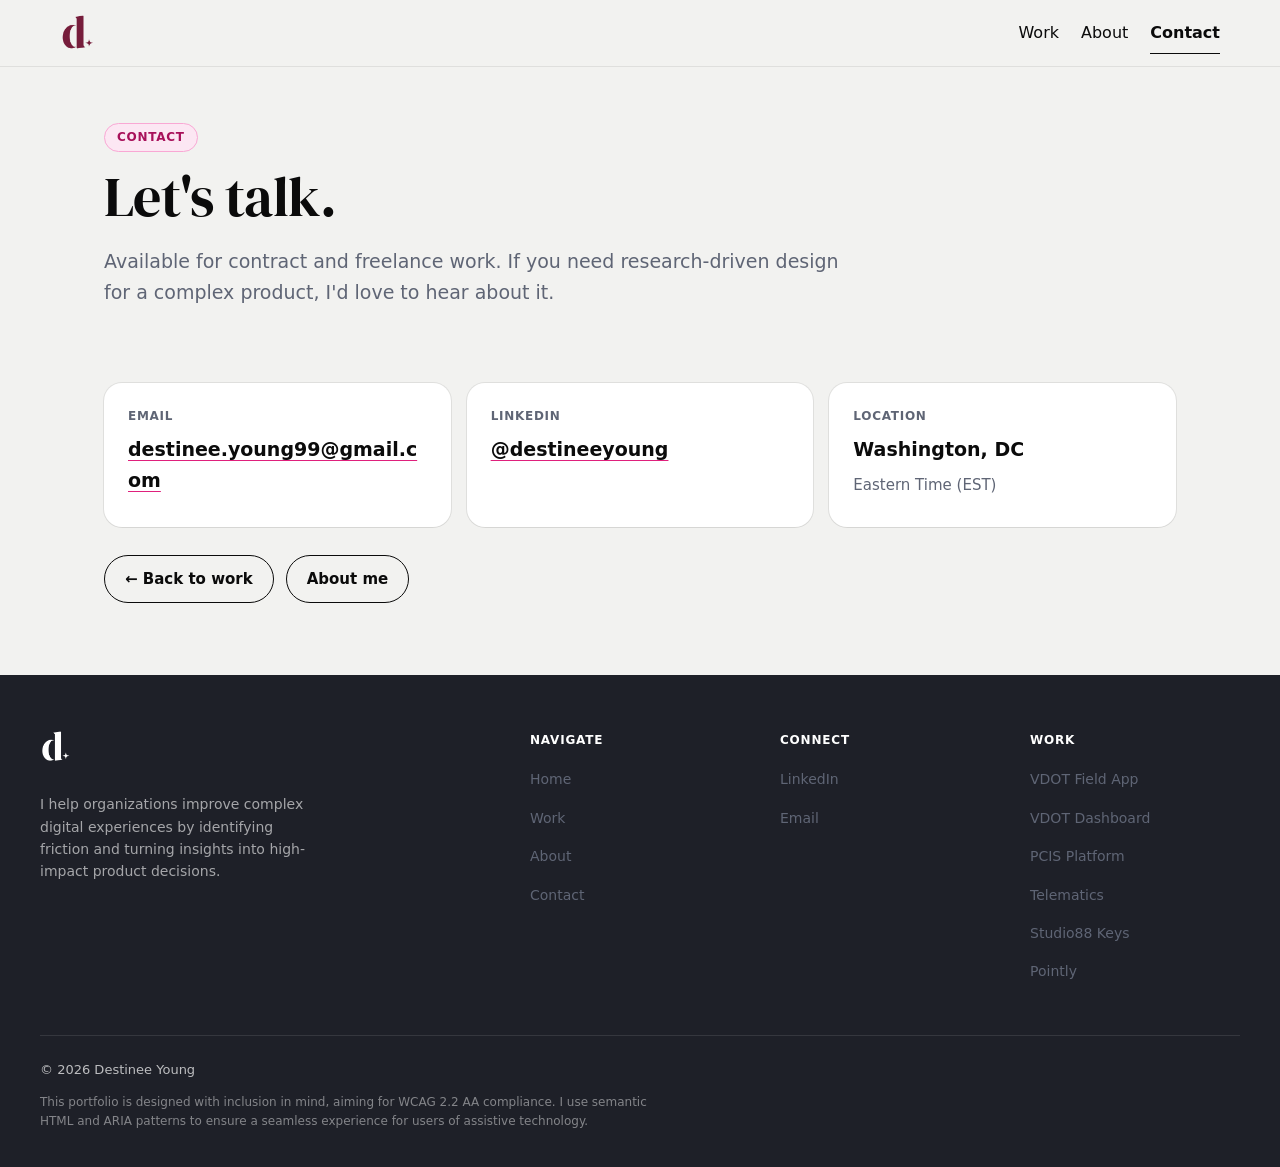
<file: contact.html>
<!doctype html>
<html lang="en">
  <head>
    <meta charset="UTF-8" />
    <meta name="viewport" content="width=device-width, initial-scale=1" />
    <title>Contact | Destinee Young</title>
    <link rel="icon" type="image/png" href="favicon/favicon-48x48.png" />

    <script
      async
      src="https://www.googletagmanager.com/gtag/js?id=G-34V535KX45"
    ></script>
    <script>
      window.dataLayer = window.dataLayer || [];
      function gtag() {
        dataLayer.push(arguments);
      }
      gtag("js", new Date());
      gtag("config", "G-34V535KX45");
    </script>

    <!-- Favicon -->
    <link
      rel="icon"
      type="image/png"
      href="favicon/favicon-48x48.png"
      sizes="48x48"
    />
    <link rel="icon" type="image/svg+xml" href="favicon/favicon.svg" />
    <link rel="shortcut icon" href="favicon/favicon.ico" />
    <link
      rel="apple-touch-icon"
      sizes="180x180"
      href="favicon/apple-touch-icon.png"
    />
    <meta name="apple-mobile-web-app-title" content="Contact" />
    <link rel="manifest" href="favicon/site.webmanifest" />

    <link rel="preconnect" href="https://fonts.googleapis.com">
    <link rel="preconnect" href="https://fonts.gstatic.com" crossorigin>
    <link href="https://fonts.googleapis.com/css2?family=DM+Serif+Display:ital@0;1&display=swap" rel="stylesheet">
    <style>
      :root {
        --bg: #F2F2F0;
        --surface: #f7f7f7;
        --text: #0b0b0b;
        --muted: #5f6575;
        --line: rgba(0, 0, 0, 0.08);
        --brand: #DF207C;
        --radius: 16px;
        --container: 1200px;
      }
      /* Logo pink tint */
      .brand img { filter: brightness(0) saturate(100%) invert(18%) sepia(89%) saturate(1100%) hue-rotate(306deg) brightness(84%); }
      .footer-brand img { filter: brightness(0) invert(1); }
      * {
        box-sizing: border-box;
      }
      html,
      body {
        height: 100%;
      }
      body {
        margin: 0;
        font-family:
          -apple-system, BlinkMacSystemFont, "Segoe UI", Inter, Roboto,
          system-ui, sans-serif;
        color: var(--text);
        background: var(--bg);
        line-height: 1.6;
        -webkit-font-smoothing: antialiased;
      }
      a {
        color: inherit;
        text-decoration: none;
      }
      a:focus-visible,
      button:focus-visible {
        outline: 2px solid #000;
        outline-offset: 2px;
      }

      .container {
        max-width: var(--container);
        margin: 0 auto;
        padding: 0 20px;
      }
      .section {
        padding: 64px 0;
      }

      /* Nav */
      nav {
        position: sticky;
        top: 0;
        z-index: 50;
        background: var(--bg);
        border-bottom: 1px solid var(--line);
      }
      .nav-inner {
        display: flex;
        align-items: center;
        justify-content: space-between;
        gap: 16px;
        padding: 14px 20px;
      }
      .brand {
        display: flex;
        align-items: center;
        gap: 12px;
      }
      .brand img {
        height: 36px;
      }
      .brand .name {
        font-weight: 600;
        letter-spacing: 0.2px;
      }
      .nav-links {
        display: flex;
        gap: 22px;
        align-items: center;
      }
      .nav-links a {
        position: relative;
        padding: 6px 0;
      }
      .nav-links a::after {
        content: "";
        position: absolute;
        left: 0;
        bottom: -2px;
        height: 1px;
        width: 0;
        background: currentColor;
        transition: width 0.2s ease;
      }
      .nav-links a:hover::after,
      .nav-links a:focus-visible::after {
        width: 100%;
      }
      .nav-links a[aria-current="page"] { font-weight: 600; }
      .nav-links a[aria-current="page"]::after { width: 100%; }
      .mobile-menu a[aria-current="page"] { font-weight: 600; }
      .btn {
        display: inline-flex;
        align-items: center;
        gap: 8px;
        border: 1px solid var(--text);
        background: var(--text);
        color: #fff;
        padding: 12px 16px;
        border-radius: 12px;
        font-weight: 600;
        min-height: 48px;
      }
      .btn.ghost {
        background: transparent;
        color: var(--text);
      }

      /* Display font */
      h1, h2 { font-family: 'DM Serif Display', Georgia, serif; font-weight: 400; }

      /* Hero */
      .hero {
        padding: 88px 0 56px;
      }
      .hero h1 {
        font-size: clamp(28px, 5vw, 40px);
        line-height: 1.1;
        margin: 0 0 0.3em;
        font-weight: 400;
        max-width: 1000px;
      }
      .hero p {
        font-size: clamp(16px, 2vw, 18px);
        color: var(--muted);
        max-width: 760px;
        line-height: 1.65;
      }

      .hero-cta {
        display: flex;
        flex-wrap: wrap;
        gap: 10px;
      }

      /* Contact details */
      .contact-details {
        margin-top: 48px;
        display: grid;
        gap: 20px;
        max-width: 760px;
      }

      .contact-item {
        background: linear-gradient(135deg, #fafafa 0%, #f5f5f5 100%);
        border: 1px solid var(--line);
        border-radius: 16px;
        padding: 28px 32px;
        transition: all 0.3s ease;
        position: relative;
        overflow: hidden;
      }

      .contact-item::before {
        content: "";
        position: absolute;
        top: 0;
        left: 0;
        width: 4px;
        height: 100%;
        background: var(--text);
        transform: scaleY(0);
        transition: transform 0.3s ease;
      }

      .contact-item:hover,
      .contact-item:focus-within {
        transform: translateY(-4px);
        box-shadow: 0 8px 24px rgba(0, 0, 0, 0.08);
        border-color: var(--text);
      }

      .contact-item:hover::before,
      .contact-item:focus-within::before {
        transform: scaleY(1);
      }

      .contact-item .label {
        font-size: 13px;
        color: var(--muted);
        margin-bottom: 10px;
        text-transform: uppercase;
        letter-spacing: 0.1em;
        font-weight: 700;
      }

      .contact-item a {
        font-size: 19px;
        font-weight: 600;
        position: relative;
        display: inline-block;
      }

      .contact-item a::after {
        content: "";
        position: absolute;
        bottom: -2px;
        left: 0;
        width: 0;
        height: 2px;
        background: var(--text);
        transition: width 0.3s ease;
      }

      .contact-item a:hover::after,
      .contact-item a:focus-visible::after {
        width: 100%;
      }

      .contact-item .links {
        display: flex;
        gap: 20px;
        flex-wrap: wrap;
      }

      .contact-value {
        font-size: 19px;
        font-weight: 500;
        color: var(--text);
      }

      .contact-note {
        margin-top: 10px;
        font-size: 15px;
        color: var(--muted);
      }

      .intro-text {
        font-size: clamp(16px, 2vw, 18px);
        color: var(--muted);
        max-width: 760px;
        margin: 0 0 32px;
        line-height: 1.65;
      }

      footer {
        background: #1e2028;
        border-top: none;
        padding: 56px 20px 24px;
        color: rgba(255,255,255,0.85);
      }
      .footer-brand p { color: rgba(255,255,255,0.6) !important; }
      .footer-content {
        max-width: 1200px;
        margin: 0 auto;
      }
      .footer-grid {
        display: grid;
        grid-template-columns: 1.2fr 2fr;
        gap: 64px;
        padding-bottom: 40px;
        border-bottom: 1px solid rgba(255,255,255,0.1);
      }
      .footer-brand {
        display: flex;
        flex-direction: column;
      }
      .footer-nav {
        display: grid;
        grid-template-columns: repeat(3, 1fr);
        gap: 40px;
      }
      .footer-col h4 {
        font-size: 12px;
        font-weight: 700;
        text-transform: uppercase;
        letter-spacing: 0.8px;
        margin: 0 0 14px;
        color: #fff;
      }
      .footer-col ul {
        list-style: none;
        margin: 0;
        padding: 0;
      }
      .footer-col li {
        margin-bottom: 8px;
      }
      .footer-col a {
        color: var(--muted);
        font-size: 14px;
        transition: color 0.2s ease;
        position: relative;
        display: block;
        padding: 4px 0;
      }
      .footer-col a:hover {
        color: var(--text);
      }
      .footer-bottom {
        padding-top: 24px;
        color: rgba(255,255,255,0.7);
        font-size: 13px;
      }

      @media (max-width: 900px) {
        .footer-grid {
          grid-template-columns: 1fr;
          gap: 40px;
        }
        .footer-nav {
          grid-template-columns: repeat(3, 1fr);
          gap: 32px;
        }
      }

      @media (max-width: 640px) {
        .footer-nav {
          grid-template-columns: 1fr;
          gap: 28px;
        }
        .footer-grid {
          gap: 32px;
        }
      }

      /* Mobile Navigation */
      .mobile-nav {
        display: none;
      }
      .mobile-nav summary {
        list-style: none;
        cursor: pointer;
        padding: 8px 12px;
        min-height: 44px;
        display: flex;
        align-items: center;
        font-weight: 600;
        user-select: none;
      }
      .mobile-nav summary::-webkit-details-marker {
        display: none;
      }
      .mobile-menu {
        position: absolute;
        top: 100%;
        left: 0;
        right: 0;
        background: var(--bg);
        border-bottom: 1px solid var(--line);
        box-shadow: 0 4px 12px rgba(0, 0, 0, 0.08);
      }
      .mobile-menu a {
        display: block;
        padding: 14px 20px;
        border-bottom: 1px solid var(--line);
        min-height: 48px;
      }
      .mobile-menu a:last-child {
        border-bottom: none;
      }

      @media (max-width: 768px) {
        .nav-links {
          display: none;
        }
        .mobile-nav {
          display: block;
        }
        .section {
          padding: 48px 0;
        }
        .hero {
          padding: 48px 0 40px;
        }
      }
      @media (max-width: 640px) {
        .section {
          padding: 40px 0;
        }
      }
      /* Cognitive load reduction, readability */
      .project-section p,
      .about-text p,
      .about-section p {
        line-height: 1.75;
        margin-bottom: 14px;
        max-width: 72ch;
      }
      .project-section ul,
      .about-text ul {
        max-width: 72ch;
        line-height: 1.75;
      }
      .project-section li {
        margin-bottom: 8px;
      }
      .design-decision {
        margin-bottom: 20px;
      }
      .skip-link {
        position: absolute;
        top: -40px;
        left: 0;
        background: #0b0b0b;
        color: #fff;
        padding: 8px 16px;
        font-weight: 600;
        font-size: 14px;
        text-decoration: none;
        z-index: 200;
        border-radius: 0 0 4px 0;
        transition: top 0.2s ease;
      }
      .a11y-statement {
        margin-top: 12px;
        font-size: 12px;
        color: rgba(255,255,255,0.45);
        max-width: 640px;
        line-height: 1.6;
      }
      .skip-link:focus { top: 0; outline: 2px solid #fff; outline-offset: 2px; }
      .sr-only { position: absolute; width: 1px; height: 1px; padding: 0; margin: -1px; overflow: hidden; clip: rect(0,0,0,0); white-space: nowrap; border: 0; }
        </style>
      <link rel="stylesheet" href="css/case-study.css" />
  </head>

  <body>
    <a class="skip-link" href="#main-content">Skip to main content</a>
    <!-- Nav -->
    <nav aria-label="Primary">
      <div class="container nav-inner">
        <div class="brand">
          <a
            href="index.html"
            style="display: flex; align-items: center; gap: 12px"
          >
            <img src="logo/logo1.png" alt="DY monogram" />
          </a>
        </div>
        <div class="nav-links">
          <a href="index.html#projects">Work</a>
          <a href="about.html">About</a>
          <a href="contact.html" aria-current="page">Contact</a>
        </div>
        <details class="mobile-nav">
          <summary aria-label="Toggle menu">Menu</summary>
          <div class="mobile-menu">
            <a href="index.html#projects">Work</a>
            <a href="about.html">About</a>
            <a href="contact.html" aria-current="page">Contact</a>
          </div>
        </details>
      </div>
    </nav>

    <main id="main-content" class="cs">
      <header class="cs-hero solo">
        <div class="cs-wrap">
          <div>
            <span class="cs-pill">Contact</span>
            <h1>Let's talk.</h1>
            <p class="cs-lead">Available for contract and freelance work. If you need research-driven design for a complex product, I'd love to hear about it.</p>
          </div>
        </div>
      </header>

      <section class="cs-sec" style="border-bottom:0;padding-top:24px">
        <div class="cs-wrap" style="display:block">
          <h2 class="sr-only">Contact details</h2>
          <div class="cs-grid3" style="margin-top:0">
            <div class="cs-card"><span class="cs-label-sm">Email</span><h3><a href="mailto:destinee.young99@gmail.com">destinee.young99@gmail.com</a></h3></div>
            <div class="cs-card"><span class="cs-label-sm">LinkedIn</span><h3><a href="https://www.linkedin.com/in/destineeyoung/" target="_blank" rel="noopener noreferrer" aria-label="@destineeyoung on LinkedIn (opens in new tab)">@destineeyoung</a></h3></div>
            <div class="cs-card"><span class="cs-label-sm">Location</span><h3>Washington, DC</h3><p>Eastern Time (EST)</p></div>
          </div>
          <div class="cs-nav"><a class="secondary" href="index.html">&larr; Back to work</a><a class="secondary" href="about.html">About me</a></div>
        </div>
      </section>
    </main>

    <footer>
      <div class="footer-content">
        <div class="footer-grid">
          <div class="footer-brand">
            <div
              style="
                display: flex;
                align-items: center;
                gap: 12px;
                margin-bottom: 16px;
              "
            >
              <img
                src="logo/logo1.png"
                alt="DY monogram"
                style="height: 32px"
              />
            </div>
            <p
              style="
                color: var(--muted);
                font-size: 14px;
                line-height: 1.6;
                max-width: 280px;
              "
            >
              I help organizations improve complex digital experiences by identifying friction and turning insights into high-impact product decisions.</p>
          </div>

          <div class="footer-nav">
            <div class="footer-col">
              <h4>Navigate</h4>
              <ul>
                <li><a href="index.html">Home</a></li>
                <li><a href="index.html#projects">Work</a></li>
                <li><a href="about.html">About</a></li>
                <li><a href="contact.html" aria-current="page">Contact</a></li>
              </ul>
            </div>

            <div class="footer-col">
              <h4>Connect</h4>
              <ul>
                <li>
                  <a
                    href="https://www.linkedin.com/in/destineeyoung/"
                    target="_blank"
                    rel="noopener"
                    >LinkedIn</a
                  >
                </li>
                <li><a href="mailto:destinee.young99@gmail.com">Email</a></li>
              </ul>
            </div>

            <div class="footer-col">
              <h4>Work</h4>
              <ul>
                <li><a href="vdot-mobile-app.html">VDOT Field App</a></li>
                <li><a href="vdot-dashboard.html">VDOT Dashboard</a></li>
                <li><a href="pcis-dashboard.html">PCIS Platform</a></li>
                <li><a href="telematics.html">Telematics</a></li>
                <li><a href="studio88.html">Studio88 Keys</a></li>
                <li><a href="pointly.html">Pointly</a></li>
              </ul>
            </div>
          </div>
        </div>

        <div class="footer-bottom">
          © <span id="year"></span> Destinee Young
        </div>
        <p class="a11y-statement">
          This portfolio is designed with inclusion in mind, aiming for WCAG 2.2 AA compliance. I use semantic HTML and ARIA patterns to ensure a seamless experience for users of assistive technology.
        </p>
      </div>
    </footer>

    <script>
      document.getElementById("year").textContent = new Date().getFullYear();
      document.querySelectorAll('.mobile-nav').forEach(nav => {
        nav.addEventListener('keydown', e => { if (e.key === 'Escape' && nav.open) { nav.open = false; nav.querySelector('summary').focus(); } });
        document.addEventListener('click', e => { if (nav.open && !nav.contains(e.target)) nav.open = false; });
      });
    </script>
  </body>
</html>
</file>
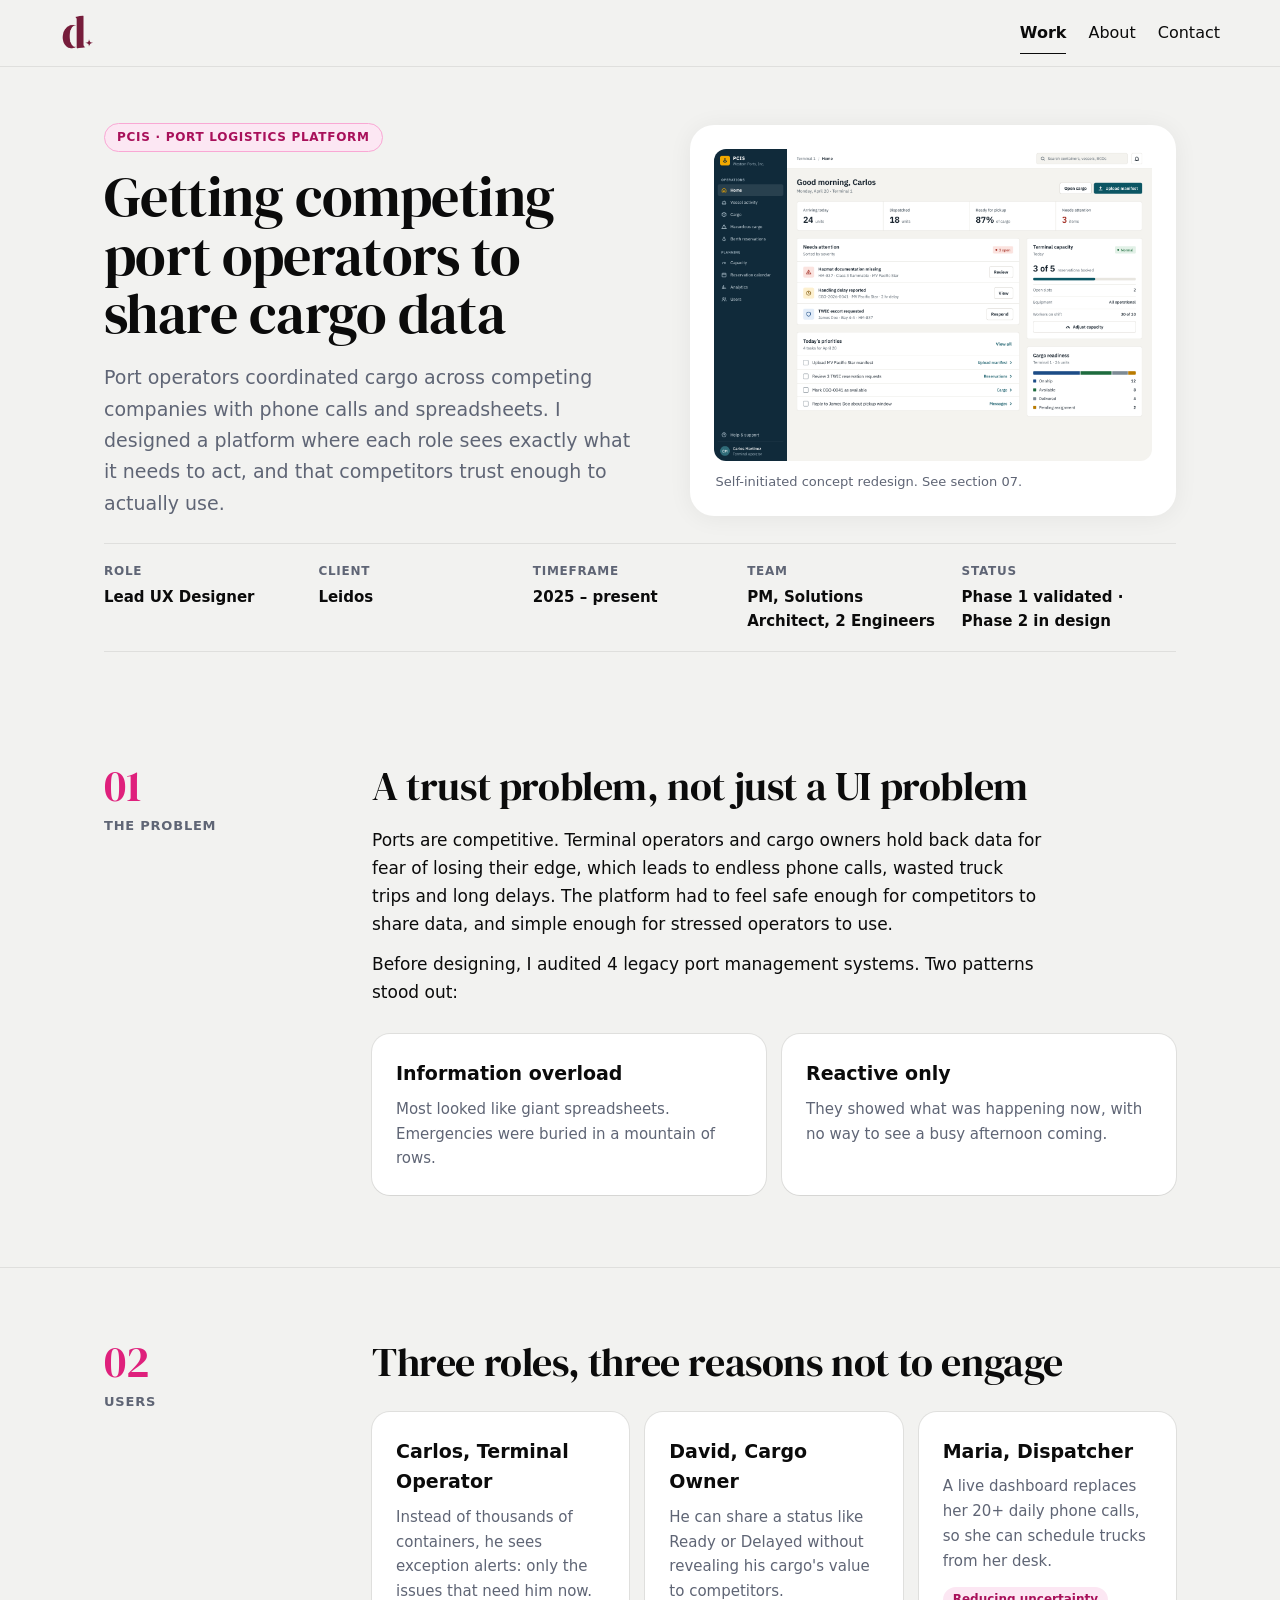
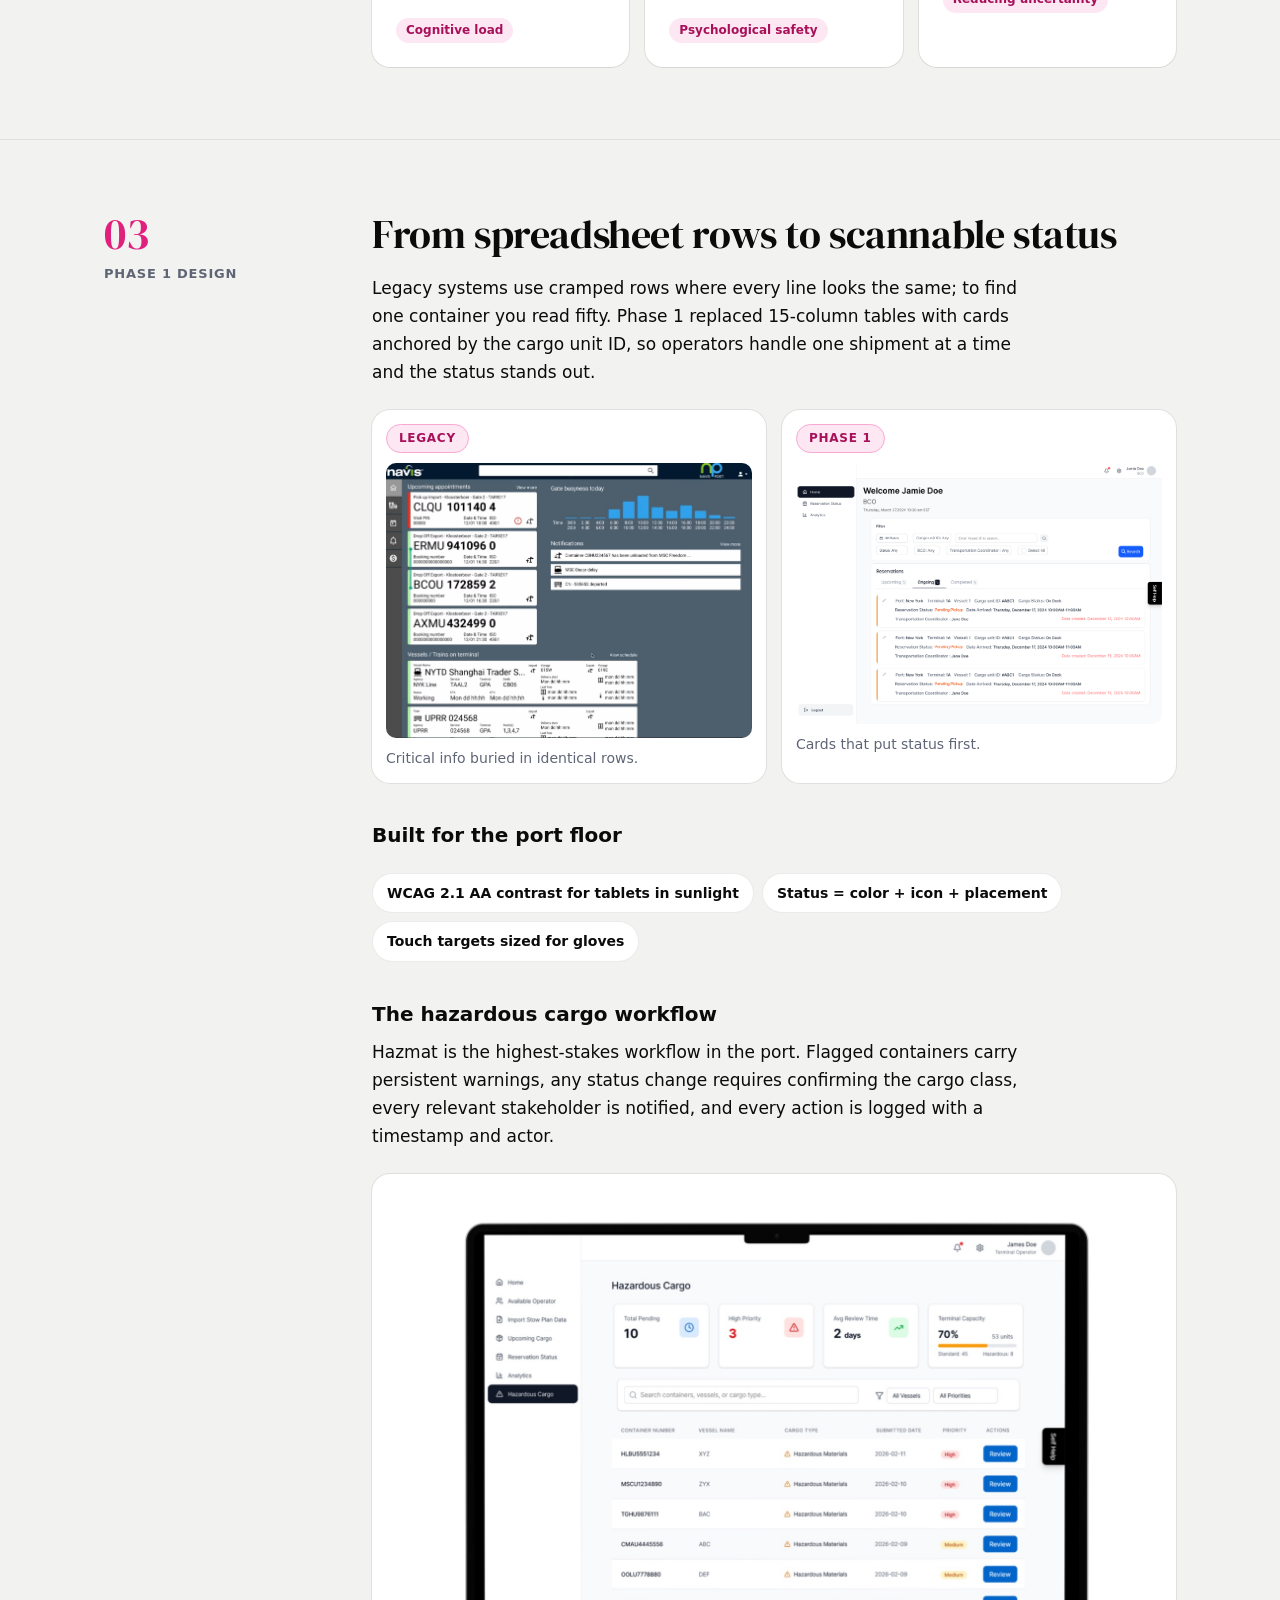
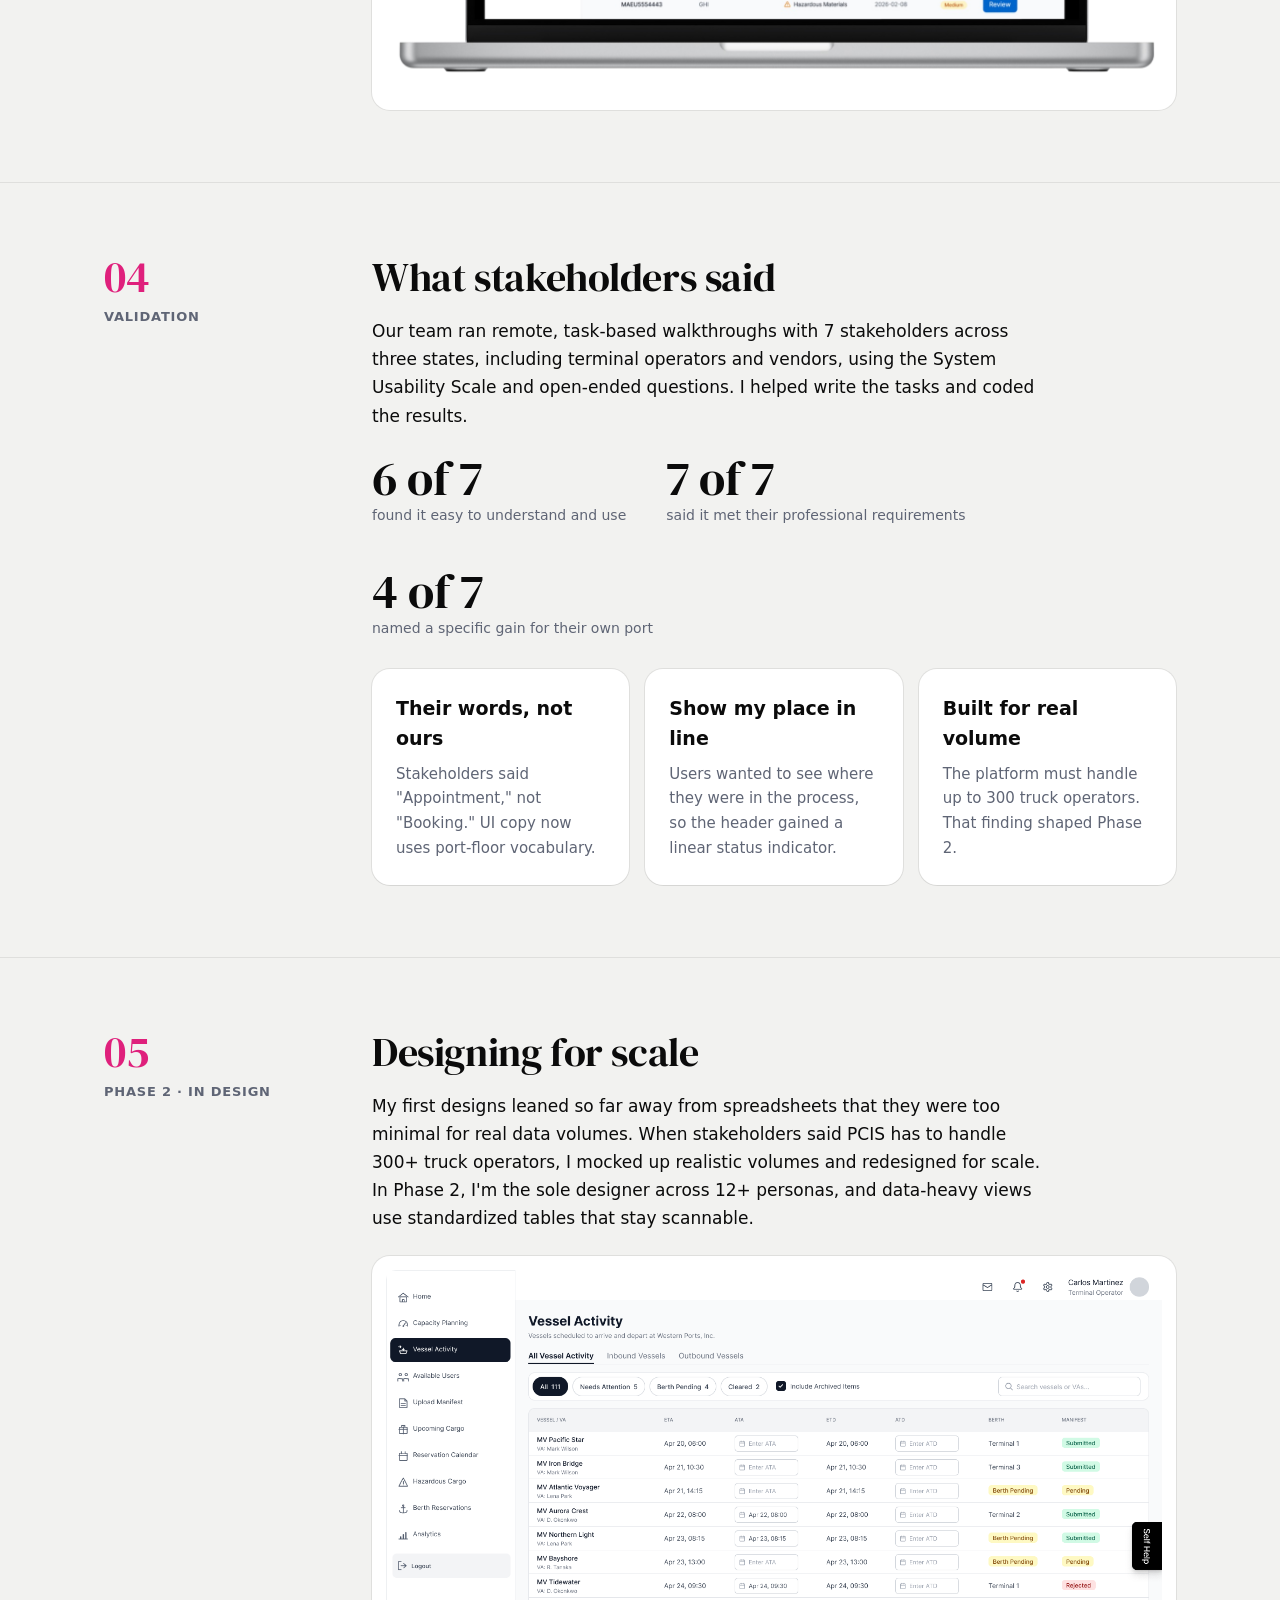
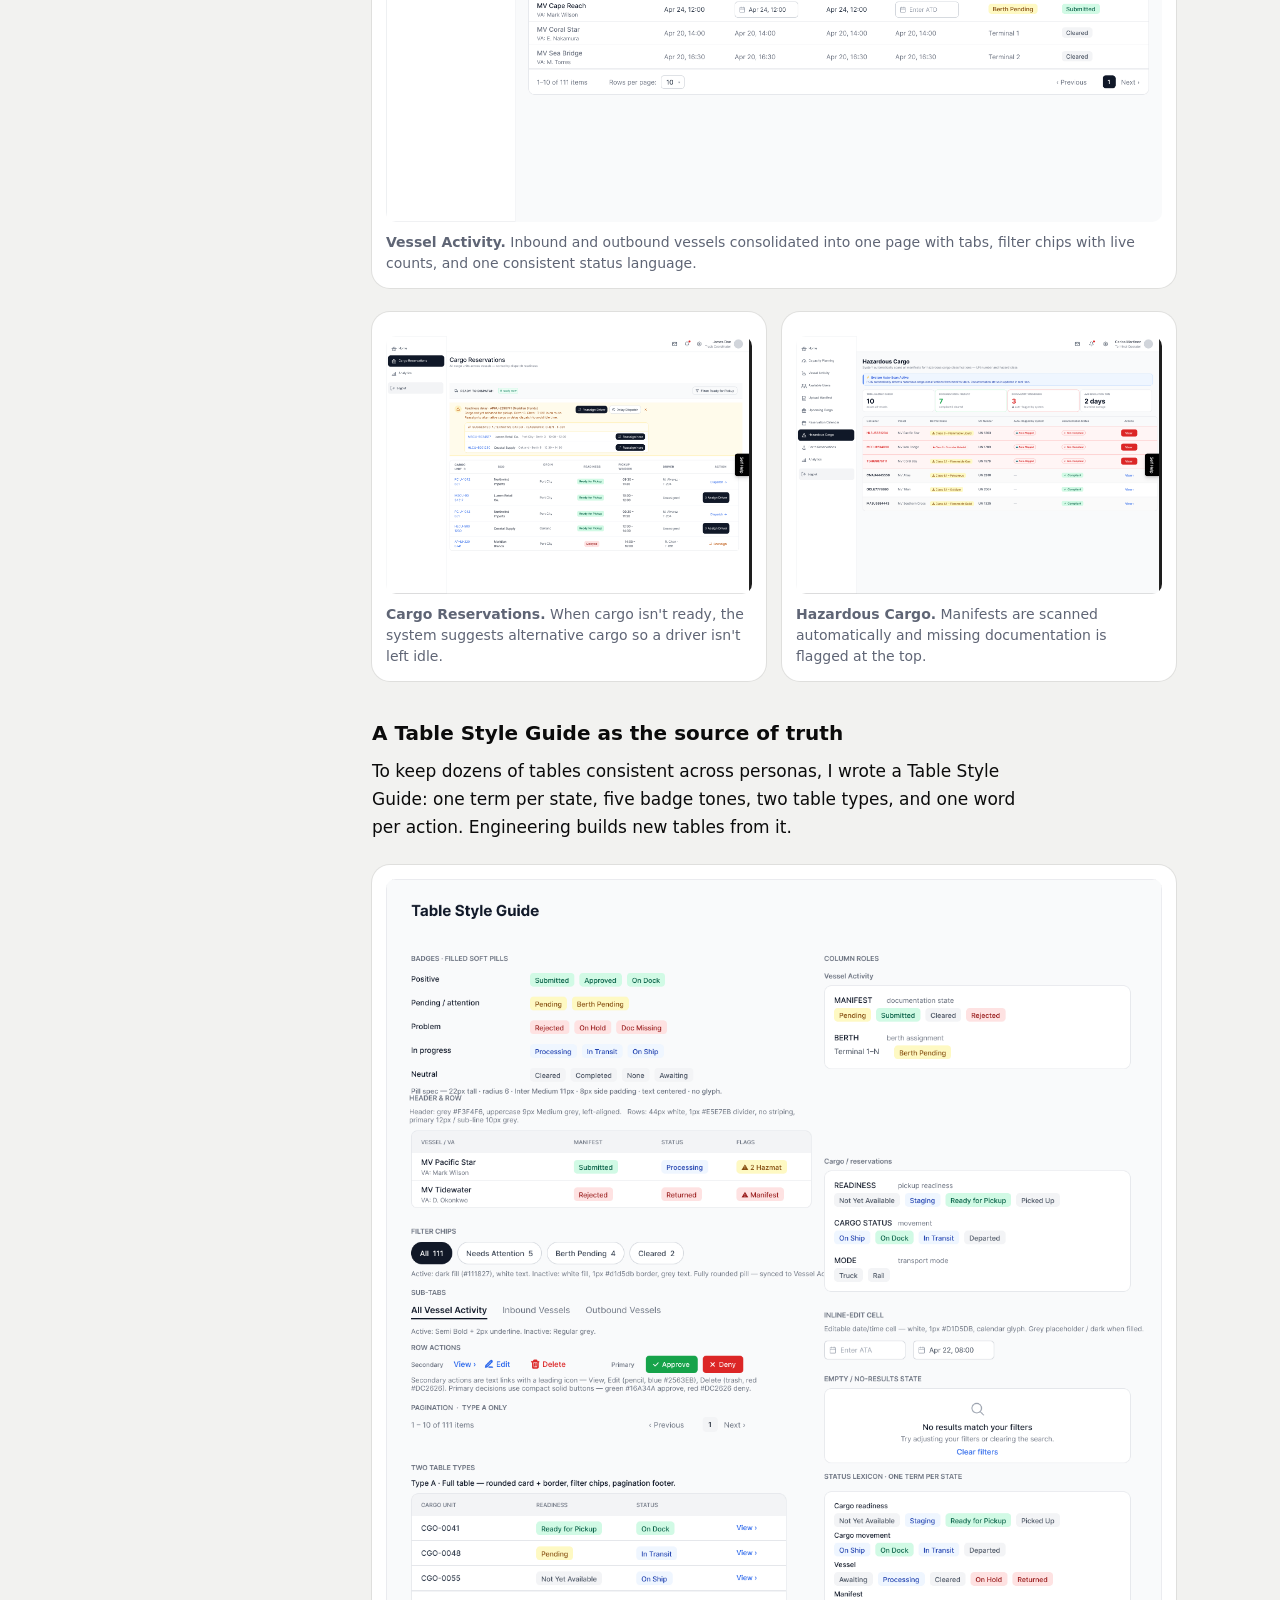
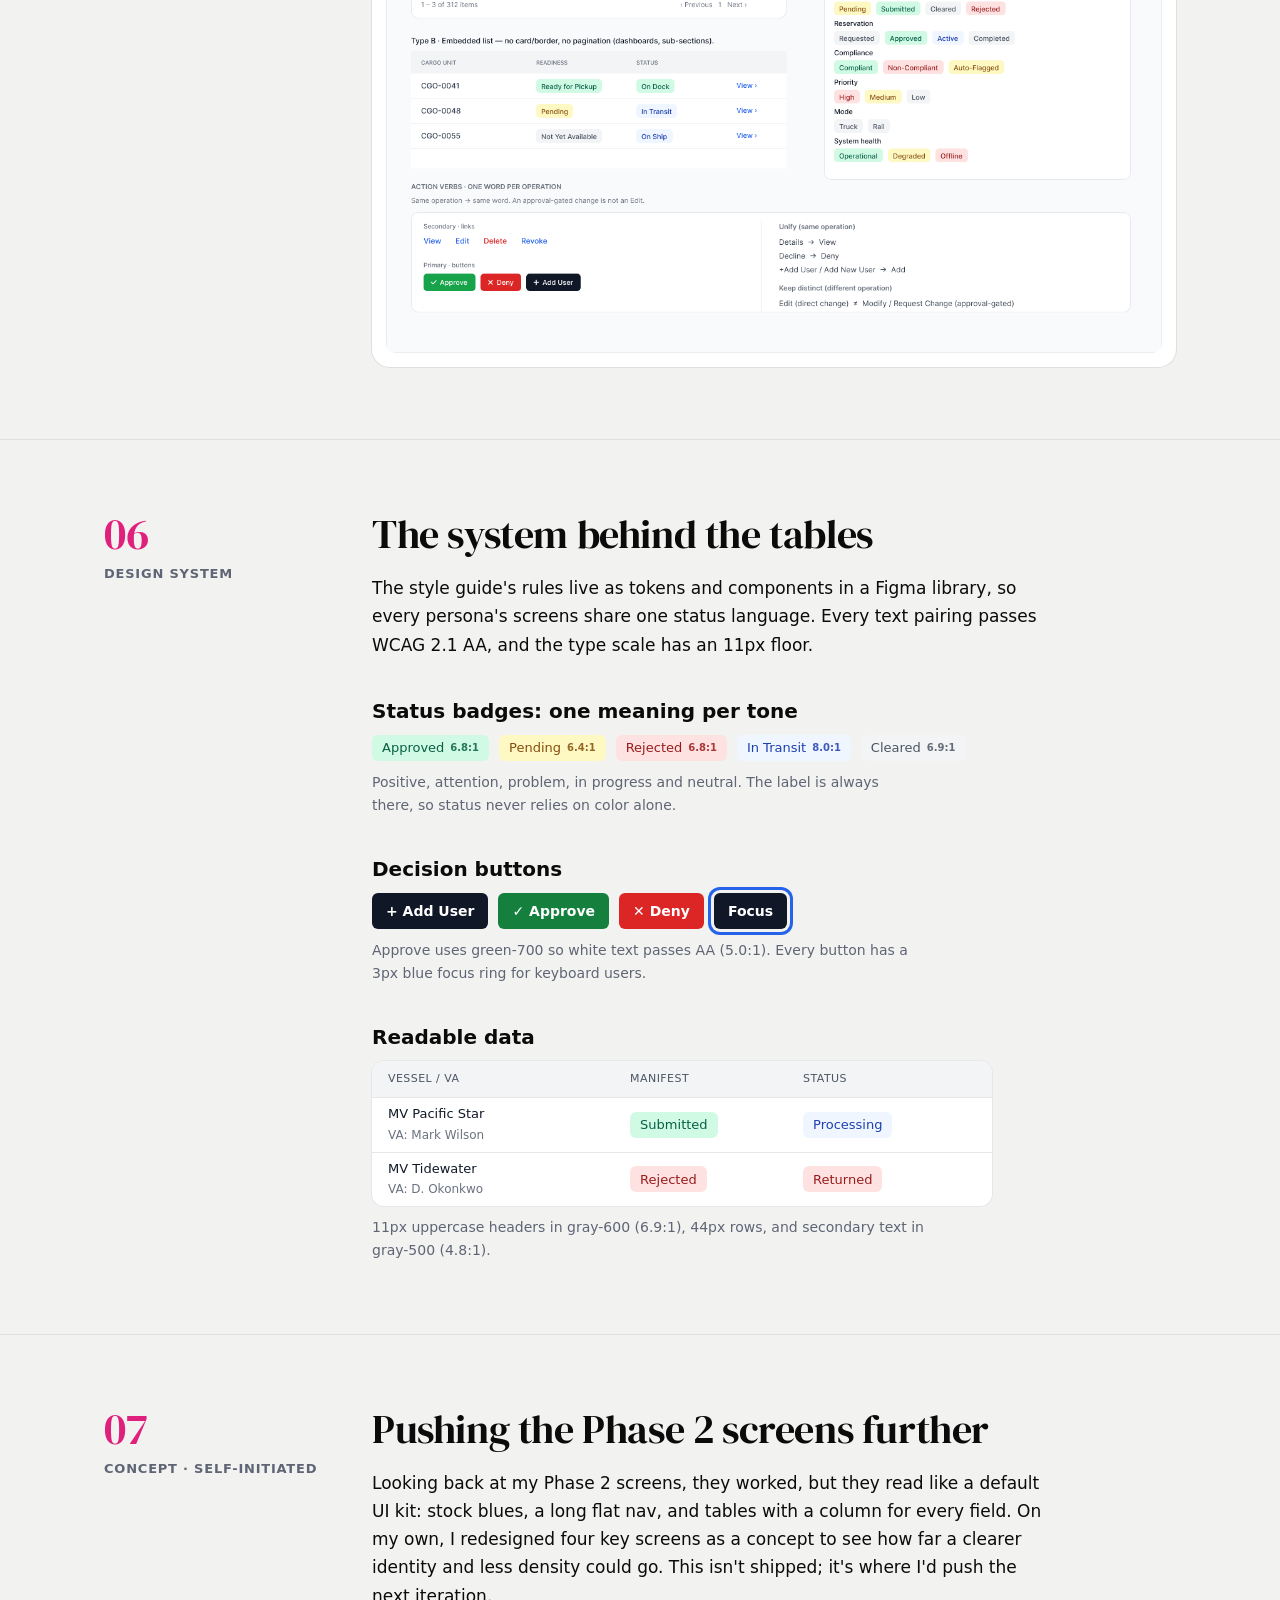
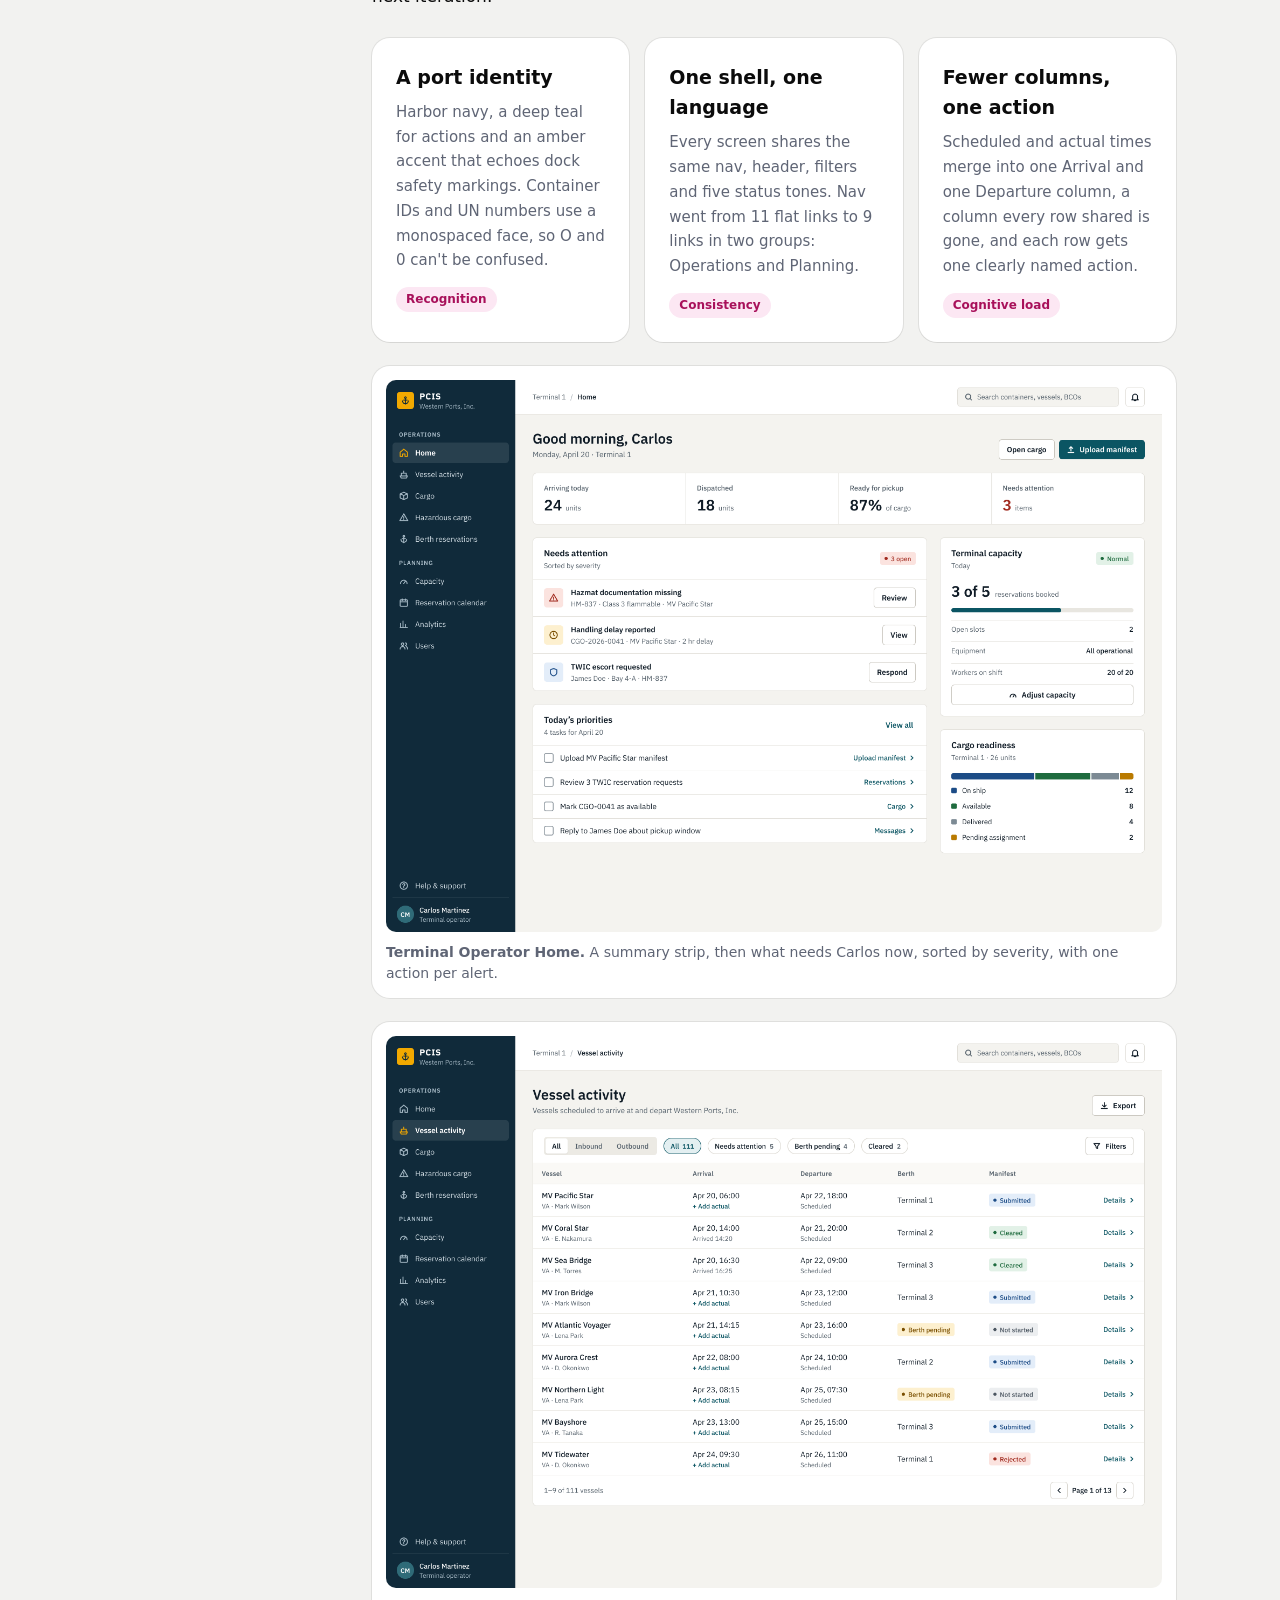
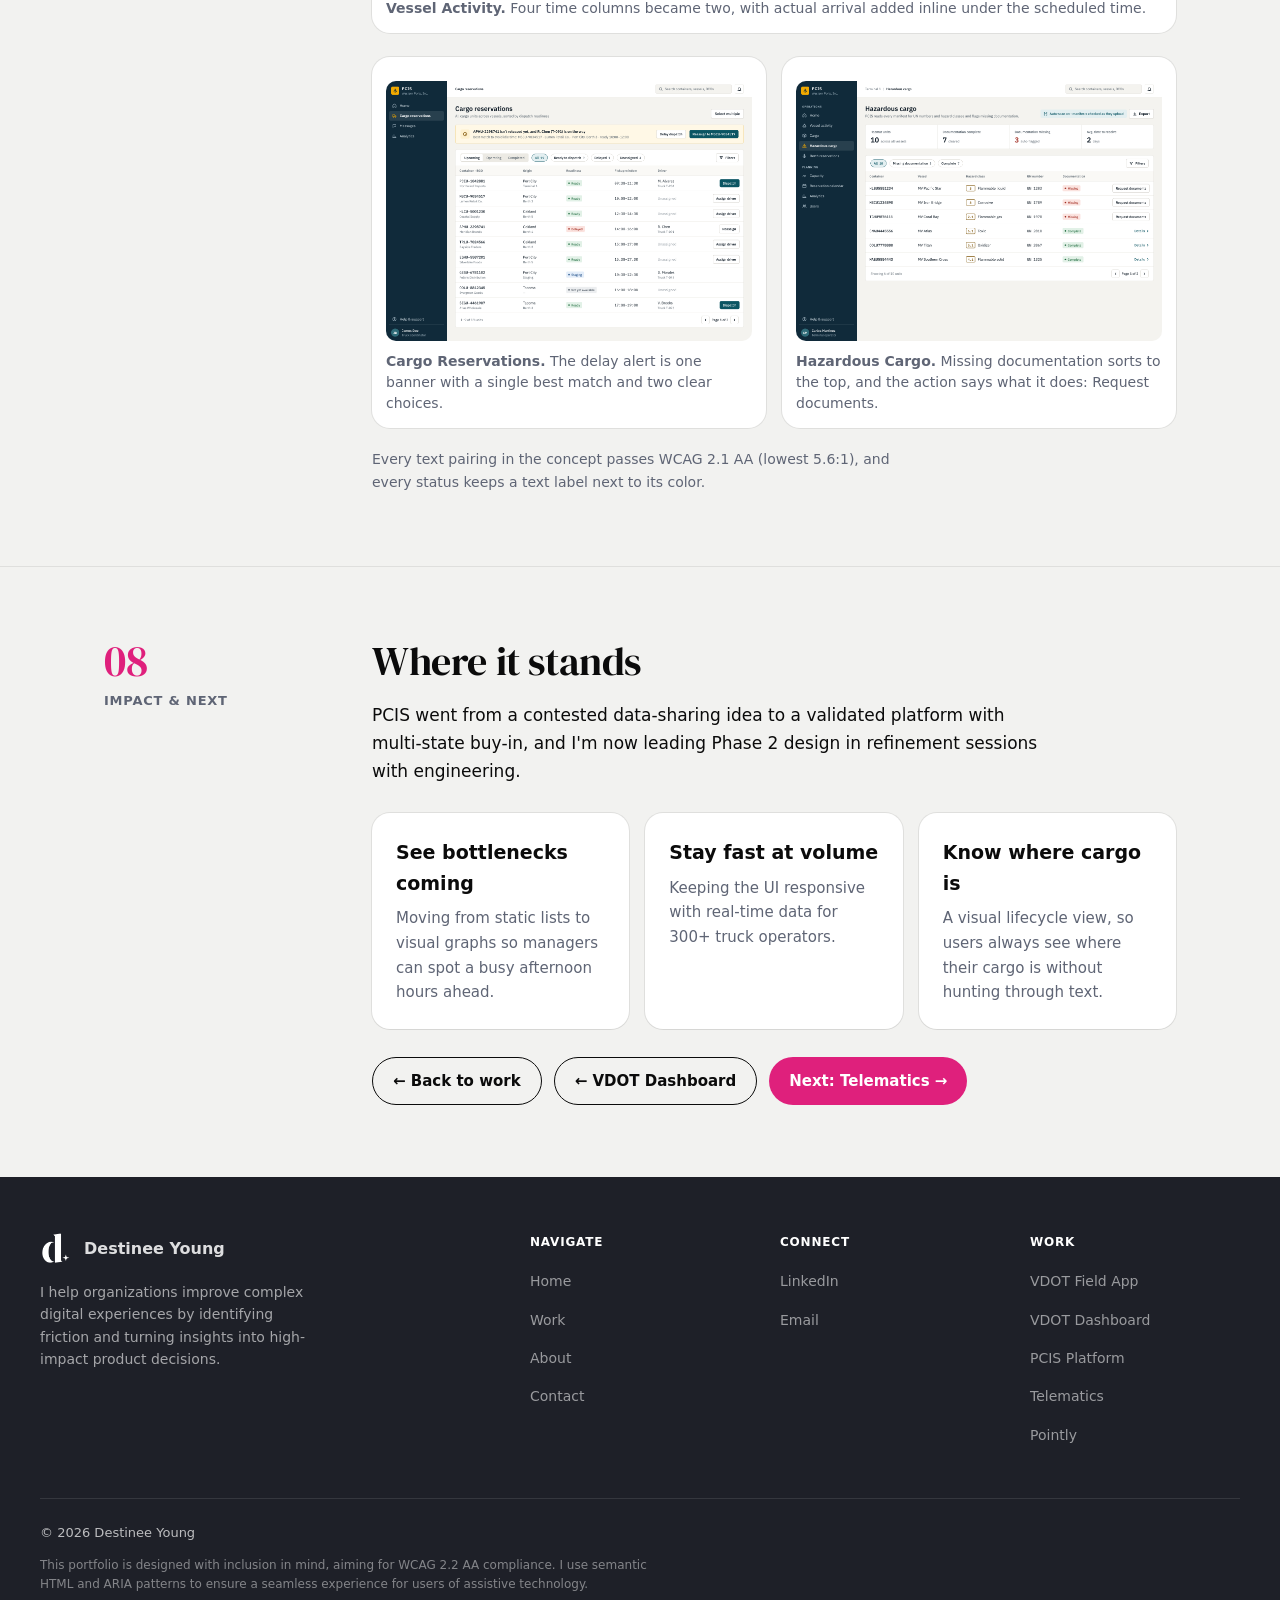
<file: pcis-dashboard.html>
<!doctype html>
<html lang="en">
  <head>
    <meta charset="UTF-8" />
    <meta name="viewport" content="width=device-width, initial-scale=1.0" />
    <title>
      PCIS Multi-Stakeholder Port Logistics Platform | Destinee Young
    </title>
    <link rel="icon" type="image/png" href="favicon/favicon-48x48.png" />
    <script
      async
      src="https://www.googletagmanager.com/gtag/js?id=G-34V535KX45"
    ></script>
    <script>
      window.dataLayer = window.dataLayer || [];
      function gtag() {
        dataLayer.push(arguments);
      }
      gtag("js", new Date());
      gtag("config", "G-34V535KX45");
    </script>
    <link rel="preconnect" href="https://fonts.googleapis.com" />
    <link rel="preconnect" href="https://fonts.gstatic.com" crossorigin />
    <link
      href="https://fonts.googleapis.com/css2?family=DM+Serif+Display:ital@0;1&display=swap"
      rel="stylesheet"
    />
    <style>
      :root {
        --bg: #f2f2f0;
        --text: #0b0b0b;
        --muted: #5f6575;
        --line: rgba(0, 0, 0, 0.08);
        --card: #ffffff;
        --accent: #df207c;
        --pink: #df207c;
        --pink-light: #fce7f3;
        --pink-dark: #a8105a;
        --pink-border: #f9a8d4;
        --green: #4ade80;
        --green-light: #f0fdf4;
        --green-dark: #166534;
        --green-border: #bbf7d0;
        --terminal-accent: #1f4d8f;
        --carrier-accent: #0f766e;
        --bco-accent: #92400e;
      }
      /* Logo pink tint */
      .brand img {
        filter: brightness(0) saturate(100%) invert(18%) sepia(89%)
          saturate(1100%) hue-rotate(306deg) brightness(84%);
      }
      .footer-brand img {
        filter: brightness(0) invert(1);
      }
      * {
        box-sizing: border-box;
        margin: 0;
        padding: 0;
      }
      html,
      body {
        height: 100%;
      }
      body {
        font-family:
          -apple-system, BlinkMacSystemFont, "Segoe UI", Roboto, Inter,
          system-ui, sans-serif;
        background: var(--bg);
        color: var(--text);
        line-height: 1.6;
      }
      a {
        color: var(--accent);
        text-decoration: none;
      }
      a:focus-visible,
      button:focus-visible {
        outline: 2px solid #000;
        outline-offset: 2px;
      }
      h1,
      h2 {
        font-family: "DM Serif Display", Georgia, serif;
        font-weight: 400;
      }

      /* Nav */
      nav {
        position: sticky;
        top: 0;
        z-index: 50;
        background: var(--bg);
        border-bottom: 1px solid var(--line);
      }
      .nav-inner {
        max-width: 1200px;
        margin: 0 auto;
        padding: 14px 20px;
        display: flex;
        align-items: center;
        justify-content: space-between;
        gap: 16px;
      }
      .brand img {
        height: 36px;
      }
      .nav-links {
        display: flex;
        gap: 22px;
        align-items: center;
      }
      .nav-links a {
        position: relative;
        padding: 6px 0;
        color: var(--text);
      }
      .nav-links a::after {
        content: "";
        position: absolute;
        left: 0;
        bottom: -2px;
        height: 1px;
        width: 0;
        background: var(--text);
        transition: width 0.2s ease;
      }
      .nav-links a:hover::after,
      .nav-links a:focus-visible::after {
        width: 100%;
      }
      .nav-links a[aria-current="page"] {
        font-weight: 600;
      }
      .nav-links a[aria-current="page"]::after {
        width: 100%;
      }
      .mobile-menu a[aria-current="page"] {
        font-weight: 600;
      }
      .btn {
        display: inline-flex;
        align-items: center;
        gap: 8px;
        background: var(--accent);
        color: #fff;
        border: 1px solid var(--accent);
        padding: 12px 16px;
        border-radius: 10px;
        font-weight: 600;
        min-height: 48px;
      }

      /* Outcome banner */
      .outcome-banner {
        background: #fce7f3;
        border-bottom: 1px solid #f9a8d4;
        padding: 18px 5%;
      }
      .outcome-banner-inner {
        max-width: 1200px;
        margin: 0 auto;
        display: flex;
        gap: 32px;
        align-items: center;
        flex-wrap: wrap;
      }
      .outcome-stat {
        display: flex;
        flex-direction: column;
        gap: 6px;
        flex: 1;
        min-width: 200px;
      }
      .outcome-stat .number {
        font-size: 11px;
        font-weight: 700;
        text-transform: uppercase;
        letter-spacing: 0.5px;
        color: #a8105a;
      }
      .outcome-stat .label {
        font-size: 14px;
        color: #531034;
        font-weight: 400;
        line-height: 1.55;
      }
      .outcome-divider {
        width: 1px;
        align-self: stretch;
        background: #f9a8d4;
        flex-shrink: 0;
      }

      /* Hero */
      .hero {
        padding: 40px 5% 20px;
      }
      .hero h1 {
        font-size: clamp(26px, 4.5vw, 38px);
        line-height: 1.15;
        font-weight: 600;
        margin-bottom: 12px;
        max-width: 900px;
      }
      .hero p {
        color: var(--muted);
        font-size: clamp(15px, 2vw, 17px);
        max-width: 820px;
      }

      /* Meta bar */
      .project-meta {
        background: #fff;
        border: 1px solid var(--line);
        border-radius: 16px;
        padding: 20px 24px;
        margin: 24px auto;
        display: grid;
        grid-template-columns: repeat(auto-fit, minmax(0, 1fr));
        gap: 12px;
        max-width: 1160px;
        box-shadow: 0 2px 8px rgba(0, 0, 0, 0.04);
        justify-content: center;
      }
      .meta-item {
        display: flex;
        flex-direction: column;
        gap: 4px;
        align-items: center;
        text-align: center;
      }
      .meta-label {
        font-size: 11px;
        font-weight: 700;
        text-transform: uppercase;
        letter-spacing: 0.5px;
        color: var(--muted);
      }
      .meta-value {
        font-size: 15px;
        font-weight: 600;
        color: var(--text);
      }

      /* Sections, scrapbook card */
      .project-section {
        background: #fff;
        border-radius: 20px;
        margin: 0 2% 28px;
        padding: 36px 44px;
        box-shadow:
          0 2px 12px rgba(0, 0, 0, 0.05),
          0 0 0 1px rgba(0, 0, 0, 0.03);
        opacity: 0;
        transform: translateY(20px);
        transition:
          opacity 0.5s ease,
          transform 0.5s ease,
          box-shadow 0.3s ease;
      }
      .project-section.visible {
        opacity: 1;
        transform: translateY(0);
      }
      .project-section:hover {
        box-shadow:
          0 6px 24px rgba(0, 0, 0, 0.08),
          0 0 0 1px rgba(0, 0, 0, 0.03);
      }
      .project-section > p,
      .project-section > ul,
      .project-section > h2,
      .project-section > h3 {
        max-width: 720px;
      }
      .project-section h2 {
        font-size: clamp(20px, 2.6vw, 26px);
        margin-bottom: 16px;
        font-weight: 600;
      }
      .project-section h3 {
        font-size: clamp(17px, 2vw, 20px);
        margin: 24px 0 10px;
        font-weight: 600;
      }
      .project-section p,
      .project-section ul {
        color: var(--text);
        line-height: 1.75;
        font-size: 15px;
      }
      .project-section ul {
        padding-left: 1.5rem;
        margin: 12px 0;
      }
      .project-section li {
        margin-bottom: 10px;
      }
      .project-section p + p {
        margin-top: 14px;
      }

      /* Section tag, sticker style */
      .section-tag {
        display: inline-block;
        font-size: 11px;
        font-weight: 700;
        text-transform: uppercase;
        letter-spacing: 0.5px;
        color: var(--pink-dark);
        background: var(--pink-light);
        border: 1px solid var(--pink-border);
        border-radius: 999px;
        padding: 3px 10px;
        margin-bottom: 12px;
        transform: rotate(-1.5deg);
        box-shadow: 0 2px 6px rgba(0, 0, 0, 0.08);
        transition: transform 0.2s cubic-bezier(0.34, 1.56, 0.64, 1);
      }
      .section-tag:hover {
        transform: rotate(0deg) scale(1.06);
      }
      .section-tag.green {
        color: var(--green-dark);
        background: var(--green-light);
        border-color: var(--green-border);
      }

      /* Media */
      .media-tape {
        position: relative;
        padding-top: 14px;
      }
      .media-tape.green-tape::before {
        content: "";
        position: absolute;
        top: 0;
        left: 50%;
        transform: translateX(-50%) rotate(-2deg);
        width: 60px;
        height: 16px;
        background: rgba(187, 247, 208, 0.9);
        border-radius: 3px;
        box-shadow: 0 1px 4px rgba(0, 0, 0, 0.1);
      }
      .media-well {
        width: 100%;
        max-width: 900px;
        aspect-ratio: 16/9;
        background: #f8f8f8;
        border: 1px solid var(--line);
        border-radius: 12px;
        display: flex;
        align-items: center;
        justify-content: center;
        overflow: hidden;
        padding: 10px;
        margin: 16px auto 0;
      }
      .media-well img {
        width: 100%;
        height: 100%;
        object-fit: contain;
        border-radius: 8px;
      }

      /* Persona grid */
      .persona-grid {
        display: grid;
        grid-template-columns: repeat(3, minmax(0, 1fr));
        gap: 16px;
        margin: 24px 0;
      }
      .persona-card {
        border: 1px solid var(--line);
        border-radius: 16px;
        background: #fff;
        padding: 20px;
        transition:
          transform 0.2s ease,
          box-shadow 0.2s ease;
      }
      .persona-card:hover,
      .persona-card:focus-within {
        transform: translateY(-3px) rotate(0.4deg);
        box-shadow: 0 8px 24px rgba(0, 0, 0, 0.09);
      }
      .persona-card h3 {
        margin-top: 0;
        margin-bottom: 10px;
        font-size: 18px;
      }
      .persona-card p {
        margin: 8px 0;
        font-size: 15px;
        line-height: 1.7;
      }
      .persona-card.terminal {
        border-top: 4px solid var(--terminal-accent);
      }
      .persona-card.carrier {
        border-top: 4px solid var(--carrier-accent);
      }
      .persona-card.bco {
        border-top: 4px solid var(--bco-accent);
      }

      /* Role view grid */
      .role-view-grid {
        display: grid;
        grid-template-columns: repeat(3, minmax(0, 1fr));
        gap: 16px;
        margin-top: 18px;
      }
      .role-view-item {
        border: 1px solid var(--line);
        border-radius: 14px;
        padding: 14px;
        background: #fff;
      }
      .role-view-item h4 {
        font-size: 15px;
        margin-bottom: 10px;
        font-weight: 600;
      }
      .role-view-item .media-well {
        margin-top: 0;
        aspect-ratio: 4/3;
      }

      /* Finding blocks */
      .finding-block {
        border: 1px solid var(--line);
        border-radius: 14px;
        background: #fbfbfb;
        padding: 18px 20px;
        margin: 16px 0;
        transition:
          transform 0.25s ease,
          box-shadow 0.25s ease;
      }
      .finding-block:hover,
      .finding-block:focus-within {
        transform: translateY(-3px) rotate(0.4deg);
        box-shadow: 0 8px 24px rgba(0, 0, 0, 0.09);
      }
      .finding-block h3 {
        font-size: 17px;
        font-weight: 600;
        margin-bottom: 10px;
      }
      .finding-block p {
        margin-bottom: 10px;
        font-size: 15px;
      }
      .finding-block p:last-child {
        margin-bottom: 0;
      }

      /* Comparison grid */
      .comparison-grid {
        display: grid;
        grid-template-columns: repeat(2, minmax(0, 1fr));
        gap: 16px;
        margin-top: 14px;
      }
      .comparison-item {
        border: 1px solid var(--line);
        border-radius: 12px;
        background: #fff;
        padding: 14px;
      }
      .comparison-item h4 {
        font-size: 15px;
        margin-bottom: 10px;
        font-weight: 600;
      }

      /* Placeholder image */
      .placeholder-img {
        background: #f0f4f8;
        border: 2px dashed #c8d5e3;
        border-radius: 10px;
        padding: 36px 24px;
        text-align: center;
        margin: 20px 0;
      }
      .placeholder-img p {
        color: #7a90a4;
        font-size: 13px;
        font-style: italic;
        margin: 0;
      }

      /* Service blueprint */
      .service-blueprint-container {
        margin-top: 18px;
        border: 1px solid var(--line);
        border-radius: 14px;
        background: #fbfcfe;
        padding: 16px;
        overflow-x: auto;
      }
      .service-blueprint-container .blueprint-inner {
        min-width: 960px;
      }

      /* Case nav */
      .case-nav {
        display: flex;
        gap: 10px;
        flex-wrap: wrap;
        margin-top: 24px;
      }
      .case-nav a {
        border: 1px solid var(--text);
        border-radius: 10px;
        padding: 10px 14px;
        font-weight: 700;
      }
      .case-nav a.primary {
        background: var(--accent);
        color: #fff;
      }
      .case-nav a.secondary {
        background: transparent;
        color: var(--text);
      }

      /* Footer */
      footer {
        background: #1e2028;
        border-top: none;
        padding: 56px 20px 24px;
        color: rgba(255, 255, 255, 0.85);
      }
      .footer-brand p {
        color: rgba(255, 255, 255, 0.6) !important;
      }
      .footer-content {
        max-width: 1200px;
        margin: 0 auto;
      }
      .footer-grid {
        display: grid;
        grid-template-columns: 1.2fr 2fr;
        gap: 64px;
        padding-bottom: 40px;
        border-bottom: 1px solid rgba(255, 255, 255, 0.1);
      }
      .footer-brand {
        display: flex;
        flex-direction: column;
      }
      .footer-nav {
        display: grid;
        grid-template-columns: repeat(3, 1fr);
        gap: 40px;
      }
      .footer-col h4 {
        font-size: 12px;
        font-weight: 700;
        text-transform: uppercase;
        letter-spacing: 0.8px;
        margin: 0 0 14px;
        color: #fff;
      }
      .footer-col ul {
        list-style: none;
        margin: 0;
        padding: 0;
      }
      .footer-col li {
        margin-bottom: 8px;
      }
      .footer-col a {
        color: rgba(255, 255, 255, 0.55);
        font-size: 14px;
        transition: color 0.2s ease;
        display: block;
        padding: 4px 0;
      }
      .footer-col a:hover {
        color: #fff;
      }
      .footer-bottom {
        padding-top: 24px;
        color: rgba(255, 255, 255, 0.7);
        font-size: 13px;
      }

      /* Mobile nav */
      .mobile-nav {
        display: none;
      }
      .mobile-nav summary {
        list-style: none;
        cursor: pointer;
        padding: 8px 12px;
        min-height: 44px;
        display: flex;
        align-items: center;
        font-weight: 600;
        user-select: none;
      }
      .mobile-nav summary::-webkit-details-marker {
        display: none;
      }
      .mobile-menu {
        position: absolute;
        top: 100%;
        left: 0;
        right: 0;
        background: #fff;
        border-bottom: 1px solid var(--line);
        box-shadow: 0 4px 12px rgba(0, 0, 0, 0.08);
      }
      .mobile-menu a {
        display: block;
        padding: 14px 20px;
        border-bottom: 1px solid var(--line);
        min-height: 48px;
      }
      .mobile-menu a:last-child {
        border-bottom: none;
      }

      /* Behavioral Science / Validation grid */
      .bs-grid-wrap {
        border: 1px solid var(--line);
        border-radius: 14px;
        overflow: hidden;
        margin: 24px 0;
      }
      .bs-grid {
        width: 100%;
        border-collapse: collapse;
      }
      .bs-grid th {
        background: var(--pink-light);
        color: var(--pink-dark);
        font-size: 11px;
        font-weight: 700;
        text-transform: uppercase;
        letter-spacing: 0.5px;
        padding: 12px 16px;
        border-bottom: 2px solid var(--pink-border);
        text-align: left;
      }
      .bs-grid td {
        padding: 18px 16px;
        border-bottom: 1px solid var(--line);
        font-size: 14px;
        line-height: 1.7;
        vertical-align: top;
      }
      .bs-grid td:nth-child(2) {
        background: #fafcff;
      }
      .bs-grid td strong {
        display: block;
        margin-bottom: 6px;
      }
      .bs-grid tbody tr:last-child td {
        border-bottom: none;
      }

      /* Scorecard */
      .scorecard {
        display: grid;
        grid-template-columns: repeat(3, 1fr);
        gap: 16px;
        margin-top: 24px;
      }
      .scorecard-item {
        background: var(--pink-light);
        border: 1px solid var(--pink-border);
        border-radius: 14px;
        padding: 20px;
        text-align: center;
        transition:
          transform 0.2s ease,
          box-shadow 0.2s ease;
      }
      .scorecard-item:hover,
      .scorecard-item:focus-within {
        transform: translateY(-3px);
        box-shadow: 0 8px 24px rgba(0, 0, 0, 0.08);
      }
      .scorecard-item .score-number {
        font-size: 26px;
        font-weight: 700;
        color: var(--pink-dark);
        display: block;
        margin-bottom: 6px;
      }
      .scorecard-item .score-label {
        font-size: 13px;
        color: var(--text);
        line-height: 1.5;
      }

      @media (prefers-reduced-motion: reduce) {
        .project-section {
          opacity: 1 !important;
          transform: none !important;
          transition: box-shadow 0.3s ease !important;
        }
        .section-tag,
        .persona-card,
        .finding-block,
        .scorecard-item {
          transform: none !important;
          transition: none !important;
        }
        .section-tag:hover,
        .persona-card:hover,
        .finding-block:hover,
        .scorecard-item:hover {
          transform: none !important;
          box-shadow: none !important;
        }
      }
      @media (max-width: 980px) {
        .scorecard {
          grid-template-columns: 1fr;
        }
        .bs-grid-wrap {
          overflow-x: auto;
        }
      }
      @media (max-width: 980px) {
        .persona-grid,
        .role-view-grid {
          grid-template-columns: 1fr;
        }
      }
      @media (max-width: 900px) {
        .footer-grid {
          grid-template-columns: 1fr;
          gap: 40px;
        }
        .footer-nav {
          grid-template-columns: repeat(3, 1fr);
          gap: 32px;
        }
        .outcome-divider {
          display: none;
        }
        .project-section {
          margin: 0 1% 20px;
          padding: 28px 24px;
        }
      }
      @media (max-width: 768px) {
        .nav-links {
          display: none;
        }
        .mobile-nav {
          display: block;
        }
        .project-meta {
          grid-template-columns: repeat(2, 1fr);
          gap: 16px;
        }
        .comparison-grid {
          grid-template-columns: 1fr;
        }
      }
      @media (max-width: 640px) {
        .footer-nav {
          grid-template-columns: 1fr;
          gap: 28px;
        }
        .footer-grid {
          gap: 32px;
        }
        .project-meta {
          grid-template-columns: 1fr;
        }
        .project-section {
          margin: 0 0 16px;
          border-radius: 16px;
          padding: 24px 20px;
        }
      }
      /* Cognitive load reduction, readability */
      .project-section p,
      .about-text p,
      .about-section p {
        line-height: 1.75;
        margin-bottom: 14px;
        max-width: 72ch;
      }
      .project-section ul,
      .about-text ul {
        max-width: 72ch;
        line-height: 1.75;
      }
      .project-section li {
        margin-bottom: 8px;
      }
      .design-decision {
        margin-bottom: 20px;
      }
      .skip-link {
        position: absolute;
        top: -40px;
        left: 0;
        background: #0b0b0b;
        color: #fff;
        padding: 8px 16px;
        font-weight: 600;
        font-size: 14px;
        text-decoration: none;
        z-index: 200;
        border-radius: 0 0 4px 0;
        transition: top 0.2s ease;
      }
      .a11y-statement {
        margin-top: 12px;
        font-size: 12px;
        color: rgba(255, 255, 255, 0.45);
        max-width: 640px;
        line-height: 1.6;
      }
      .skip-link:focus {
        top: 0;
        outline: 2px solid #fff;
        outline-offset: 2px;
      }
    </style>
  </head>
  <body>
    <a class="skip-link" href="#main-content">Skip to main content</a>
    <nav aria-label="Primary">
      <div class="nav-inner">
        <div class="brand">
          <a
            href="index.html"
            style="display: flex; align-items: center; gap: 12px"
          >
            <img src="logo/logo1.png" alt="DY monogram" />
          </a>
        </div>
        <div class="nav-links">
          <a href="index.html#projects" aria-current="page">Work</a>
          <a href="about.html">About</a>
          <a href="contact.html">Contact</a>
        </div>
        <details class="mobile-nav">
          <summary aria-label="Toggle menu">Menu</summary>
          <div class="mobile-menu">
            <a href="index.html#projects" aria-current="page">Work</a>
            <a href="about.html">About</a>
            <a href="contact.html">Contact</a>
          </div>
        </details>
      </div>
    </nav>

    <main id="main-content" class="cs">
      <style>
        .cs{--cs-max:1120px;--cs-ink:#0b0b0b;--cs-mute:#5f6575;--cs-line:rgba(0,0,0,.08);--cs-soft:#f7f7f5}
        .cs *{box-sizing:border-box}
        .cs .cs-wrap{max-width:var(--cs-max);margin:0 auto;padding:0 24px}
        .cs h1,.cs h2{font-family:"DM Serif Display",Georgia,serif;font-weight:400;letter-spacing:-.01em}
        .cs p{color:var(--cs-ink);font-size:17px;line-height:1.65;max-width:62ch}
        .cs .cs-lead{font-size:19px;color:var(--cs-mute)}
        .cs .cs-pill{display:inline-block;font-size:12px;font-weight:700;text-transform:uppercase;letter-spacing:.06em;color:var(--pink-dark);background:var(--pink-light);border:1px solid var(--pink-border);border-radius:999px;padding:4px 12px}
        /* Hero */
        .cs-hero{padding:56px 0 32px}
        .cs-hero .cs-wrap{display:grid;grid-template-columns:1.05fr .95fr;gap:48px;align-items:center}
        .cs-hero h1{font-size:clamp(34px,5vw,56px);line-height:1.05;margin:16px 0 18px}
        .cs-hero .cs-wrap + .cs-wrap{display:block}
        .cs-hero-img{background:#fff;border-radius:24px;padding:24px;box-shadow:0 2px 24px rgba(0,0,0,.06)}
        .cs-hero-img img{width:100%;height:auto;display:block;border-radius:12px}
        .cs-hero-cap{font-size:13px!important;color:var(--cs-mute)!important;margin:10px 2px 0!important}
        .cs-facts{display:grid;grid-template-columns:repeat(5,1fr);gap:0;border-top:1px solid var(--cs-line);border-bottom:1px solid var(--cs-line);margin:24px 0 8px}
        .cs-facts div{padding:18px 16px 18px 0}
        .cs-facts dt{font-size:12px;font-weight:700;letter-spacing:.06em;text-transform:uppercase;color:var(--cs-mute);margin-bottom:4px}
        .cs-facts dd{margin:0;font-size:15px;font-weight:600}
        /* Section */
        .cs-sec{padding:72px 0;border-bottom:1px solid var(--cs-line)}
        .cs-sec .cs-wrap{display:grid;grid-template-columns:220px 1fr;gap:48px}
        .cs-sec .cs-wrap > div{min-width:0}
        .cs-label{position:sticky;top:96px;align-self:start}
        .cs-num{font-family:"DM Serif Display",Georgia,serif;font-size:44px;line-height:1;color:var(--pink)}
        .cs-label span{display:block;margin-top:8px;font-size:13px;font-weight:700;letter-spacing:.06em;text-transform:uppercase;color:var(--cs-mute)}
        .cs-sec h2{font-size:clamp(28px,3.4vw,40px);line-height:1.1;margin:0 0 18px}
        .cs-sec p+p{margin-top:12px}
        .cs-chips{display:flex;flex-wrap:wrap;gap:8px;margin-top:22px}
        .cs-chip{font-size:14px;font-weight:600;padding:8px 14px;border-radius:999px;background:#fff;border:1px solid var(--cs-line)}
        /* Cards */
        .cs-grid2{display:grid;grid-template-columns:1fr 1fr;gap:16px;margin-top:28px}
        .cs-grid3{display:grid;grid-template-columns:repeat(3,1fr);gap:16px;margin-top:28px}
        .cs-card{background:#fff;border-radius:18px;padding:24px;box-shadow:0 1px 0 rgba(0,0,0,.04),0 0 0 1px var(--cs-line)}
        .cs-card h3{font-size:19px;font-weight:700;margin:0 0 8px}
        .cs-card p{font-size:15px;color:var(--cs-mute);margin:0}
        .cs-card .cs-why{display:inline-block;margin-top:14px;font-size:12px;font-weight:700;color:var(--pink-dark);background:var(--pink-light);border-radius:999px;padding:3px 10px}
        .cs-card.ok{border-top:4px solid #16a34a}.cs-card.warn{border-top:4px solid #d97706}
        /* Phones */
        .cs-phones{display:grid;gap:16px;margin-top:28px}
        .cs-phones.two{grid-template-columns:1fr 1fr}
        .cs-phones.four{grid-template-columns:repeat(4,1fr)}
        .cs-phone{margin:0}
        .cs-phone .frame{background:var(--cs-soft);border-radius:18px;padding:16px;display:flex;justify-content:center;align-items:flex-start;height:440px;overflow:hidden;box-shadow:0 0 0 1px var(--cs-line)}
        .cs-phones.four .cs-phone .frame{height:380px}
        .cs-phone img{max-height:100%;max-width:100%;width:auto;object-fit:contain;object-position:top;border-radius:14px;box-shadow:0 6px 18px rgba(0,0,0,.12)}
        .cs-phone figcaption{font-size:14px;line-height:1.5;color:var(--cs-mute);margin-top:10px}
        .cs-phone figcaption b{color:var(--cs-ink)}
        /* Stats */
        .cs-stats{display:flex;gap:40px;flex-wrap:wrap;margin:24px 0 8px}
        .cs-stat b{display:block;font-family:"DM Serif Display",Georgia,serif;font-size:48px;line-height:1;font-weight:400}
        .cs-stat span{font-size:14px;color:var(--cs-mute)}
        .cs-quote{margin-top:16px;padding-left:16px;border-left:3px solid var(--pink);font-style:italic;color:var(--cs-ink)}
        /* Team */
        .cs-team img{width:100%;height:auto;border-radius:18px;margin-top:20px;display:block}
        .cs-nav{display:flex;gap:12px;flex-wrap:wrap;margin-top:28px}
        .cs-nav a{display:inline-flex;align-items:center;min-height:48px;padding:0 20px;border-radius:999px;font-weight:600;font-size:15px}
        .cs-nav .primary{background:var(--pink);color:#fff}
        .cs-nav .secondary{border:1px solid var(--cs-ink);color:var(--cs-ink)}
        .cs .ds-block{margin-top:8px}
        .cs-bars{margin:24px 0 8px;max-width:560px}
        .cs-bar{margin-bottom:14px}
        .cs-bar-top{display:flex;justify-content:space-between;font-size:15px;font-weight:600;margin-bottom:6px}
        .cs-bar-top b{font-family:"DM Serif Display",Georgia,serif;font-size:28px;font-weight:400;line-height:1}
        .cs-track{height:10px;border-radius:99px;background:#e6e6e2;overflow:hidden}
        .cs-track i{display:block;height:100%;border-radius:99px}
        .cs-bar.ok i{background:#216e00}.cs-bar.warn i{background:#b45309}.cs-bar.bad i{background:#b30000}
        .cs-bar-note{font-size:13px!important;color:var(--cs-mute)!important}
        .cs .cs-h3{font-size:20px;font-weight:700;margin:36px 0 8px}
        .cs-phones.three{grid-template-columns:repeat(3,1fr)}
        .cs-phones.three .cs-phone .frame{height:400px}
        .cs-card p b{color:var(--cs-ink)}
        @media (max-width:900px){
          .cs-hero .cs-wrap,.cs-sec .cs-wrap{grid-template-columns:1fr;gap:20px}
          .cs-label{position:static;display:flex;align-items:baseline;gap:12px}
          .cs-label span{margin-top:0}
          .cs-facts{grid-template-columns:repeat(2,1fr)}
          .cs-grid2,.cs-grid3,.cs-phones.two,.cs-phones.three{grid-template-columns:1fr}
          .cs-phones.four{grid-template-columns:1fr 1fr}
          .cs-phone .frame,.cs-phones.four .cs-phone .frame{height:360px}
          .cs-sec{padding:48px 0}
        }
        .cs-shots{display:grid;grid-template-columns:1fr 1fr;gap:16px;margin-top:24px}
        .cs-shots.one{grid-template-columns:1fr}
        .cs-shots figure{margin:0;background:#fff;border-radius:18px;padding:14px;box-shadow:0 0 0 1px var(--cs-line)}
        .cs-shots img{width:100%;height:auto;display:block;border-radius:10px;margin-top:10px}
        .cs-shots.one img{margin-top:0}
        .cs-shots figcaption{font-size:14px;line-height:1.5;color:var(--cs-mute);margin-top:10px}
        @media (max-width:900px){.cs-shots{grid-template-columns:1fr}}
        .pc-row{display:flex;flex-wrap:wrap;gap:10px;align-items:center}
        .pc-badge{display:inline-flex;align-items:center;gap:6px;height:26px;padding:0 10px;border-radius:6px;font:500 13px/1 Inter,system-ui,sans-serif;font-style:normal}
        .pc-badge small{font-size:10px;font-weight:700;opacity:.85}
        .pc-btn{display:inline-flex;align-items:center;height:36px;padding:0 14px;border-radius:6px;color:#fff;font:600 14px/1 Inter,system-ui,sans-serif}
        .pc-btn.focus{box-shadow:0 0 0 3px #f2f2f0,0 0 0 6px #2563eb}
        .pc-note{font-size:14px!important;color:var(--cs-mute)!important;margin-top:10px}
        .pc-table{background:#fff;border-radius:12px;overflow:hidden;box-shadow:0 0 0 1px #e5e7eb;max-width:620px;font-family:Inter,system-ui,sans-serif}
        .pc-th,.pc-tr{display:grid;grid-template-columns:1.4fr 1fr 1fr;align-items:center;padding:0 16px}
        .pc-th{height:36px;background:#f3f4f6;font-size:11px;font-weight:500;text-transform:uppercase;letter-spacing:.04em;color:#4b5563}
        .pc-tr{min-height:44px;border-top:1px solid #e5e7eb;font-size:13px;padding-top:6px;padding-bottom:6px}
        .pc-tr b{display:block;font-weight:500;color:#101828}.pc-tr i{font-style:normal;font-size:12px;color:#6b7280}
      </style>

      <!-- Hero -->
      <header class="cs-hero">
        <div class="cs-wrap">
          <div>
            <span class="cs-pill">PCIS &middot; Port Logistics Platform</span>
            <h1>Getting competing port operators to share cargo data</h1>
            <p class="cs-lead">Port operators coordinated cargo across competing companies with phone calls and spreadsheets. I designed a platform where each role sees exactly what it needs to act, and that competitors trust enough to actually use.</p>
          </div>
          <div class="cs-hero-img">
            <img src="imgs/pcis-concept-home.png" alt="PCIS terminal operator home, concept redesign with a navy sidebar, summary strip and needs-attention list" />
            <p class="cs-hero-cap">Self-initiated concept redesign. See section 07.</p>
          </div>
        </div>
        <div class="cs-wrap">
          <dl class="cs-facts">
            <div><dt>Role</dt><dd>Lead UX Designer</dd></div>
            <div><dt>Client</dt><dd>Leidos</dd></div>
            <div><dt>Timeframe</dt><dd>2025 &ndash; present</dd></div>
            <div><dt>Team</dt><dd>PM, Solutions Architect, 2 Engineers</dd></div>
            <div><dt>Status</dt><dd>Phase 1 validated &middot; Phase 2 in design</dd></div>
          </dl>
        </div>
      </header>

      <!-- 01 Problem -->
      <section class="cs-sec">
        <div class="cs-wrap">
          <div class="cs-label"><div class="cs-num">01</div><span>The problem</span></div>
          <div>
            <h2>A trust problem, not just a UI problem</h2>
            <p>Ports are competitive. Terminal operators and cargo owners hold back data for fear of losing their edge, which leads to endless phone calls, wasted truck trips and long delays. The platform had to feel safe enough for competitors to share data, and simple enough for stressed operators to use.</p>
            <p>Before designing, I audited 4 legacy port management systems. Two patterns stood out:</p>
            <div class="cs-grid2">
              <div class="cs-card"><h3>Information overload</h3><p>Most looked like giant spreadsheets. Emergencies were buried in a mountain of rows.</p></div>
              <div class="cs-card"><h3>Reactive only</h3><p>They showed what was happening now, with no way to see a busy afternoon coming.</p></div>
            </div>
          </div>
        </div>
      </section>

      <!-- 02 Users -->
      <section class="cs-sec">
        <div class="cs-wrap">
          <div class="cs-label"><div class="cs-num">02</div><span>Users</span></div>
          <div>
            <h2>Three roles, three reasons not to engage</h2>
            <div class="cs-grid3">
              <div class="cs-card"><h3>Carlos, Terminal Operator</h3><p>Instead of thousands of containers, he sees exception alerts: only the issues that need him now.</p><span class="cs-why">Cognitive load</span></div>
              <div class="cs-card"><h3>David, Cargo Owner</h3><p>He can share a status like Ready or Delayed without revealing his cargo's value to competitors.</p><span class="cs-why">Psychological safety</span></div>
              <div class="cs-card"><h3>Maria, Dispatcher</h3><p>A live dashboard replaces her 20+ daily phone calls, so she can schedule trucks from her desk.</p><span class="cs-why">Reducing uncertainty</span></div>
            </div>
          </div>
        </div>
      </section>

      <!-- 03 Design -->
      <section class="cs-sec">
        <div class="cs-wrap">
          <div class="cs-label"><div class="cs-num">03</div><span>Phase 1 design</span></div>
          <div>
            <h2>From spreadsheet rows to scannable status</h2>
            <p>Legacy systems use cramped rows where every line looks the same; to find one container you read fifty. Phase 1 replaced 15-column tables with cards anchored by the cargo unit ID, so operators handle one shipment at a time and the status stands out.</p>
            <div class="cs-shots">
              <figure><span class="cs-pill">Legacy</span><img src="imgs/l1.png" alt="Legacy port system with a dense, high-density table" loading="lazy" /><figcaption>Critical info buried in identical rows.</figcaption></figure>
              <figure><span class="cs-pill">Phase 1</span><img src="imgs/bco2.png" alt="PCIS Phase 1 card layout highlighting status" loading="lazy" /><figcaption>Cards that put status first.</figcaption></figure>
            </div>
            <h3 class="cs-h3">Built for the port floor</h3>
            <div class="cs-chips"><span class="cs-chip">WCAG 2.1 AA contrast for tablets in sunlight</span><span class="cs-chip">Status = color + icon + placement</span><span class="cs-chip">Touch targets sized for gloves</span></div>
            <h3 class="cs-h3">The hazardous cargo workflow</h3>
            <p>Hazmat is the highest-stakes workflow in the port. Flagged containers carry persistent warnings, any status change requires confirming the cargo class, every relevant stakeholder is notified, and every action is logged with a timestamp and actor.</p>
            <div class="cs-shots one"><figure><img src="imgs/Hazardouscargo.png" alt="PCIS hazardous cargo workflow with warnings, approval chain and safety checkpoints" loading="lazy" /></figure></div>
          </div>
        </div>
      </section>

      <!-- 04 Validation -->
      <section class="cs-sec">
        <div class="cs-wrap">
          <div class="cs-label"><div class="cs-num">04</div><span>Validation</span></div>
          <div>
            <h2>What stakeholders said</h2>
            <p>Our team ran remote, task-based walkthroughs with 7 stakeholders across three states, including terminal operators and vendors, using the System Usability Scale and open-ended questions. I helped write the tasks and coded the results.</p>
            <div class="cs-stats">
              <div class="cs-stat"><b>6 of 7</b><span>found it easy to understand and use</span></div>
              <div class="cs-stat"><b>7 of 7</b><span>said it met their professional requirements</span></div>
              <div class="cs-stat"><b>4 of 7</b><span>named a specific gain for their own port</span></div>
            </div>
            <div class="cs-grid3">
              <div class="cs-card"><h3>Their words, not ours</h3><p>Stakeholders said "Appointment," not "Booking." UI copy now uses port-floor vocabulary.</p></div>
              <div class="cs-card"><h3>Show my place in line</h3><p>Users wanted to see where they were in the process, so the header gained a linear status indicator.</p></div>
              <div class="cs-card"><h3>Built for real volume</h3><p>The platform must handle up to 300 truck operators. That finding shaped Phase 2.</p></div>
            </div>
          </div>
        </div>
      </section>

      <!-- 05 Phase 2 -->
      <section class="cs-sec">
        <div class="cs-wrap">
          <div class="cs-label"><div class="cs-num">05</div><span>Phase 2 &middot; In design</span></div>
          <div>
            <h2>Designing for scale</h2>
            <p>My first designs leaned so far away from spreadsheets that they were too minimal for real data volumes. When stakeholders said PCIS has to handle 300+ truck operators, I mocked up realistic volumes and redesigned for scale. In Phase 2, I'm the sole designer across 12+ personas, and data-heavy views use standardized tables that stay scannable.</p>
            <div class="cs-shots one"><figure><img src="imgs/pcis-p2-vessel-activity.png" alt="PCIS Phase 2 Vessel Activity table with All, Inbound and Outbound tabs, filter chips with counts, inline date fields, status badges and pagination" loading="lazy" /><figcaption><b>Vessel Activity.</b> Inbound and outbound vessels consolidated into one page with tabs, filter chips with live counts, and one consistent status language.</figcaption></figure></div>
            <div class="cs-shots">
              <figure><img src="imgs/pcis-p2-cargo-reservations.png" alt="PCIS Phase 2 Cargo Reservations for a truck coordinator with a readiness delay alert and suggested alternative cargo" loading="lazy" /><figcaption><b>Cargo Reservations.</b> When cargo isn't ready, the system suggests alternative cargo so a driver isn't left idle.</figcaption></figure>
              <figure><img src="imgs/pcis-p2-hazmat.png" alt="PCIS Phase 2 Hazardous Cargo page with summary counts and auto-flagged, non-compliant rows" loading="lazy" /><figcaption><b>Hazardous Cargo.</b> Manifests are scanned automatically and missing documentation is flagged at the top.</figcaption></figure>
            </div>
            <h3 class="cs-h3">A Table Style Guide as the source of truth</h3>
            <p>To keep dozens of tables consistent across personas, I wrote a Table Style Guide: one term per state, five badge tones, two table types, and one word per action. Engineering builds new tables from it.</p>
            <div class="cs-shots one"><figure><img src="imgs/pcis-table-style-guide.png" alt="PCIS Table Style Guide showing badge tones, header and row spec, filter chips, sub-tabs, row actions, two table types and a status lexicon" loading="lazy" /></figure></div>
          </div>
        </div>
      </section>

      <!-- 06 Design system -->
      <section class="cs-sec">
        <div class="cs-wrap">
          <div class="cs-label"><div class="cs-num">06</div><span>Design system</span></div>
          <div>
            <h2>The system behind the tables</h2>
            <p>The style guide's rules live as tokens and components in a Figma library, so every persona's screens share one status language. Every text pairing passes WCAG 2.1 AA, and the type scale has an 11px floor.</p>
            <div class="pc-ds">
              <h3 class="cs-h3">Status badges: one meaning per tone</h3>
              <div class="pc-row">
                <span class="pc-badge" style="background:#d1fae5;color:#065f46">Approved <small>6.8:1</small></span>
                <span class="pc-badge" style="background:#fef9c3;color:#854d0e">Pending <small>6.4:1</small></span>
                <span class="pc-badge" style="background:#fee2e2;color:#991b1b">Rejected <small>6.8:1</small></span>
                <span class="pc-badge" style="background:#eff6ff;color:#1e40af">In Transit <small>8.0:1</small></span>
                <span class="pc-badge" style="background:#f3f4f6;color:#4b5563">Cleared <small>6.9:1</small></span>
              </div>
              <p class="pc-note">Positive, attention, problem, in progress and neutral. The label is always there, so status never relies on color alone.</p>
              <h3 class="cs-h3">Decision buttons</h3>
              <div class="pc-row">
                <span class="pc-btn" style="background:#101828">+ Add User</span>
                <span class="pc-btn" style="background:#15803d">&#10003; Approve</span>
                <span class="pc-btn" style="background:#dc2626">&#10005; Deny</span>
                <span class="pc-btn focus" style="background:#101828">Focus</span>
              </div>
              <p class="pc-note">Approve uses green-700 so white text passes AA (5.0:1). Every button has a 3px blue focus ring for keyboard users.</p>
              <h3 class="cs-h3">Readable data</h3>
              <div class="pc-table">
                <div class="pc-th"><span>Vessel / VA</span><span>Manifest</span><span>Status</span></div>
                <div class="pc-tr"><span><b>MV Pacific Star</b><i>VA: Mark Wilson</i></span><span><em class="pc-badge" style="background:#d1fae5;color:#065f46">Submitted</em></span><span><em class="pc-badge" style="background:#eff6ff;color:#1e40af">Processing</em></span></div>
                <div class="pc-tr"><span><b>MV Tidewater</b><i>VA: D. Okonkwo</i></span><span><em class="pc-badge" style="background:#fee2e2;color:#991b1b">Rejected</em></span><span><em class="pc-badge" style="background:#fee2e2;color:#991b1b">Returned</em></span></div>
              </div>
              <p class="pc-note">11px uppercase headers in gray-600 (6.9:1), 44px rows, and secondary text in gray-500 (4.8:1).</p>
            </div>
          </div>
        </div>
      </section>

      <!-- 07 Concept -->
      <section class="cs-sec">
        <div class="cs-wrap">
          <div class="cs-label"><div class="cs-num">07</div><span>Concept &middot; Self-initiated</span></div>
          <div>
            <h2>Pushing the Phase 2 screens further</h2>
            <p>Looking back at my Phase 2 screens, they worked, but they read like a default UI kit: stock blues, a long flat nav, and tables with a column for every field. On my own, I redesigned four key screens as a concept to see how far a clearer identity and less density could go. This isn't shipped; it's where I'd push the next iteration.</p>
            <div class="cs-grid3">
              <div class="cs-card"><h3>A port identity</h3><p>Harbor navy, a deep teal for actions and an amber accent that echoes dock safety markings. Container IDs and UN numbers use a monospaced face, so O and 0 can't be confused.</p><span class="cs-why">Recognition</span></div>
              <div class="cs-card"><h3>One shell, one language</h3><p>Every screen shares the same nav, header, filters and five status tones. Nav went from 11 flat links to 9 links in two groups: Operations and Planning.</p><span class="cs-why">Consistency</span></div>
              <div class="cs-card"><h3>Fewer columns, one action</h3><p>Scheduled and actual times merge into one Arrival and one Departure column, a column every row shared is gone, and each row gets one clearly named action.</p><span class="cs-why">Cognitive load</span></div>
            </div>
            <div class="cs-shots one"><figure><img src="imgs/pcis-concept-home.png" alt="Concept redesign of the PCIS terminal operator home with a navy sidebar, summary strip, needs-attention list, today's priorities, terminal capacity and cargo readiness" loading="lazy" /><figcaption><b>Terminal Operator Home.</b> A summary strip, then what needs Carlos now, sorted by severity, with one action per alert.</figcaption></figure></div>
            <div class="cs-shots one"><figure><img src="imgs/pcis-concept-vessel-activity.png" alt="Concept redesign of PCIS Vessel Activity with tabs, filter chips with counts, merged arrival and departure columns and status badges" loading="lazy" /><figcaption><b>Vessel Activity.</b> Four time columns became two, with actual arrival added inline under the scheduled time.</figcaption></figure></div>
            <div class="cs-shots">
              <figure><img src="imgs/pcis-concept-cargo-reservations.png" alt="Concept redesign of PCIS Cargo Reservations with a single delay banner suggesting a best-match container and a readiness table" loading="lazy" /><figcaption><b>Cargo Reservations.</b> The delay alert is one banner with a single best match and two clear choices.</figcaption></figure>
              <figure><img src="imgs/pcis-concept-hazmat.png" alt="Concept redesign of PCIS Hazardous Cargo with summary counts, hazard class labels, UN numbers and documentation status" loading="lazy" /><figcaption><b>Hazardous Cargo.</b> Missing documentation sorts to the top, and the action says what it does: Request documents.</figcaption></figure>
            </div>
            <p style="margin-top:20px;font-size:14px;color:var(--cs-mute)">Every text pairing in the concept passes WCAG 2.1 AA (lowest 5.6:1), and every status keeps a text label next to its color.</p>
          </div>
        </div>
      </section>

      <!-- 08 Next -->
      <section class="cs-sec" style="border-bottom:0">
        <div class="cs-wrap">
          <div class="cs-label"><div class="cs-num">08</div><span>Impact &amp; next</span></div>
          <div>
            <h2>Where it stands</h2>
            <p>PCIS went from a contested data-sharing idea to a validated platform with multi-state buy-in, and I'm now leading Phase 2 design in refinement sessions with engineering.</p>
            <div class="cs-grid3">
              <div class="cs-card"><h3>See bottlenecks coming</h3><p>Moving from static lists to visual graphs so managers can spot a busy afternoon hours ahead.</p></div>
              <div class="cs-card"><h3>Stay fast at volume</h3><p>Keeping the UI responsive with real-time data for 300+ truck operators.</p></div>
              <div class="cs-card"><h3>Know where cargo is</h3><p>A visual lifecycle view, so users always see where their cargo is without hunting through text.</p></div>
            </div>
            <div class="cs-nav">
              <a class="secondary" href="index.html">&larr; Back to work</a>
              <a class="secondary" href="vdot-dashboard.html">&larr; VDOT Dashboard</a>
              <a class="primary" href="telematics.html">Next: Telematics &rarr;</a>
            </div>
          </div>
        </div>
      </section>
    </main>

    <footer>
      <div class="footer-content">
        <div class="footer-grid">
          <div class="footer-brand">
            <div
              style="
                display: flex;
                align-items: center;
                gap: 12px;
                margin-bottom: 16px;
              "
            >
              <img
                src="logo/logo1.png"
                alt="DY monogram"
                style="height: 32px"
              />
              <span style="font-weight: 600; font-size: 16px"
                >Destinee Young</span
              >
            </div>
            <p
              style="
                color: var(--muted);
                font-size: 14px;
                line-height: 1.6;
                max-width: 280px;
              "
            >
              I help organizations improve complex digital experiences by
              identifying friction and turning insights into high-impact product
              decisions.
            </p>
          </div>
          <div class="footer-nav">
            <div class="footer-col">
              <h4>Navigate</h4>
              <ul>
                <li><a href="index.html">Home</a></li>
                <li>
                  <a href="index.html#projects" aria-current="page">Work</a>
                </li>
                <li><a href="about.html">About</a></li>
                <li><a href="contact.html">Contact</a></li>
              </ul>
            </div>
            <div class="footer-col">
              <h4>Connect</h4>
              <ul>
                <li>
                  <a
                    href="https://www.linkedin.com/in/destineeyoung/"
                    target="_blank"
                    rel="noopener noreferrer"
                    aria-label="LinkedIn (opens in new tab)"
                    >LinkedIn</a
                  >
                </li>
                <li><a href="mailto:destinee.young99@gmail.com">Email</a></li>
              </ul>
            </div>
            <div class="footer-col">
              <h4>Work</h4>
              <ul>
                <li><a href="vdot-mobile-app.html">VDOT Field App</a></li>
                <li><a href="vdot-dashboard.html">VDOT Dashboard</a></li>
                <li><a href="pcis-dashboard.html">PCIS Platform</a></li>
                <li><a href="telematics.html">Telematics</a></li>
                <li><a href="pointly.html">Pointly</a></li>
              </ul>
            </div>
          </div>
        </div>
        <div class="footer-bottom">
          © <span id="year"></span> Destinee Young
        </div>
        <p class="a11y-statement">
          This portfolio is designed with inclusion in mind, aiming for WCAG 2.2
          AA compliance. I use semantic HTML and ARIA patterns to ensure a
          seamless experience for users of assistive technology.
        </p>
      </div>
    </footer>

    <script>
      document.getElementById("year").textContent = new Date().getFullYear();
      const io = new IntersectionObserver(
        (entries) =>
          entries.forEach((e) => {
            if (e.isIntersecting) {
              e.target.classList.add("visible");
              io.unobserve(e.target);
            }
          }),
        { threshold: 0.05 },
      );
      document
        .querySelectorAll(".project-section")
        .forEach((el) => io.observe(el));
      document.querySelectorAll(".mobile-nav").forEach((nav) => {
        nav.addEventListener("keydown", (e) => {
          if (e.key === "Escape" && nav.open) {
            nav.open = false;
            nav.querySelector("summary").focus();
          }
        });
        document.addEventListener("click", (e) => {
          if (nav.open && !nav.contains(e.target)) nav.open = false;
        });
      });
    </script>
  </body>
</html>
</file>
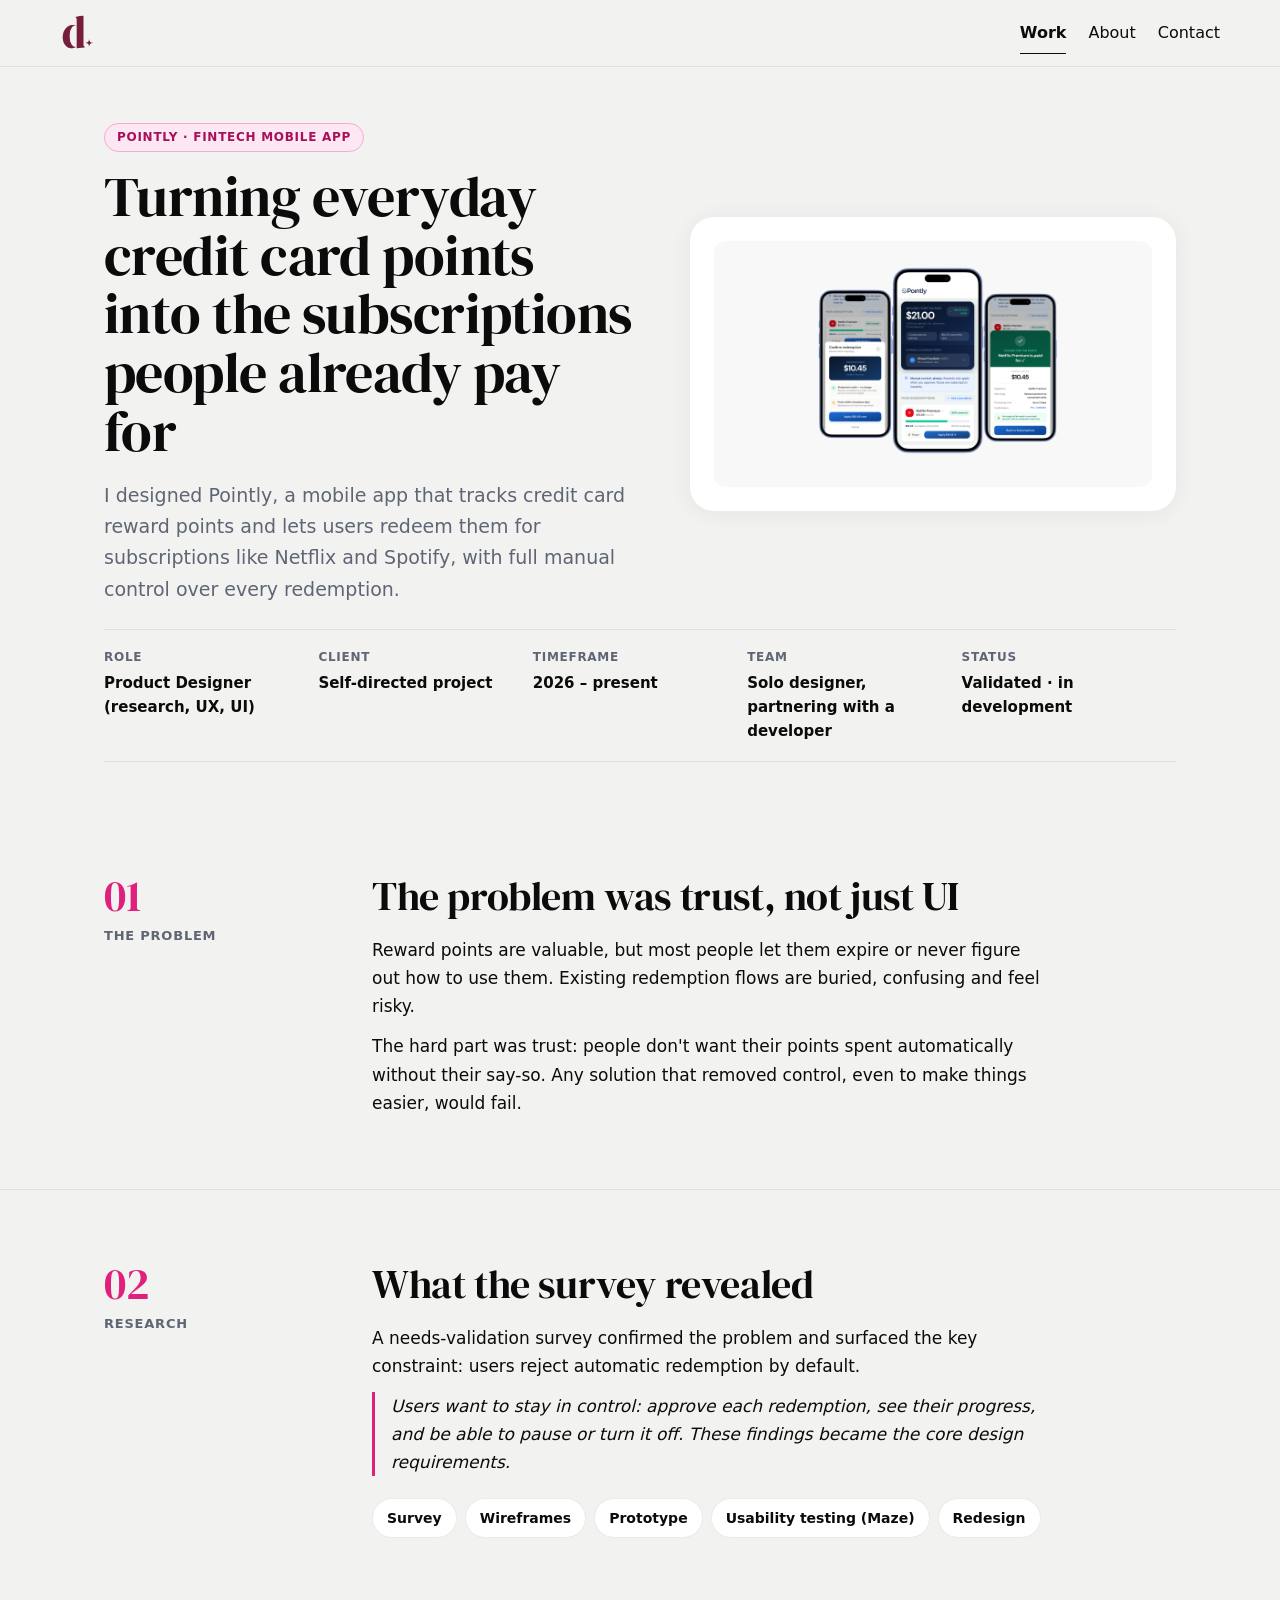
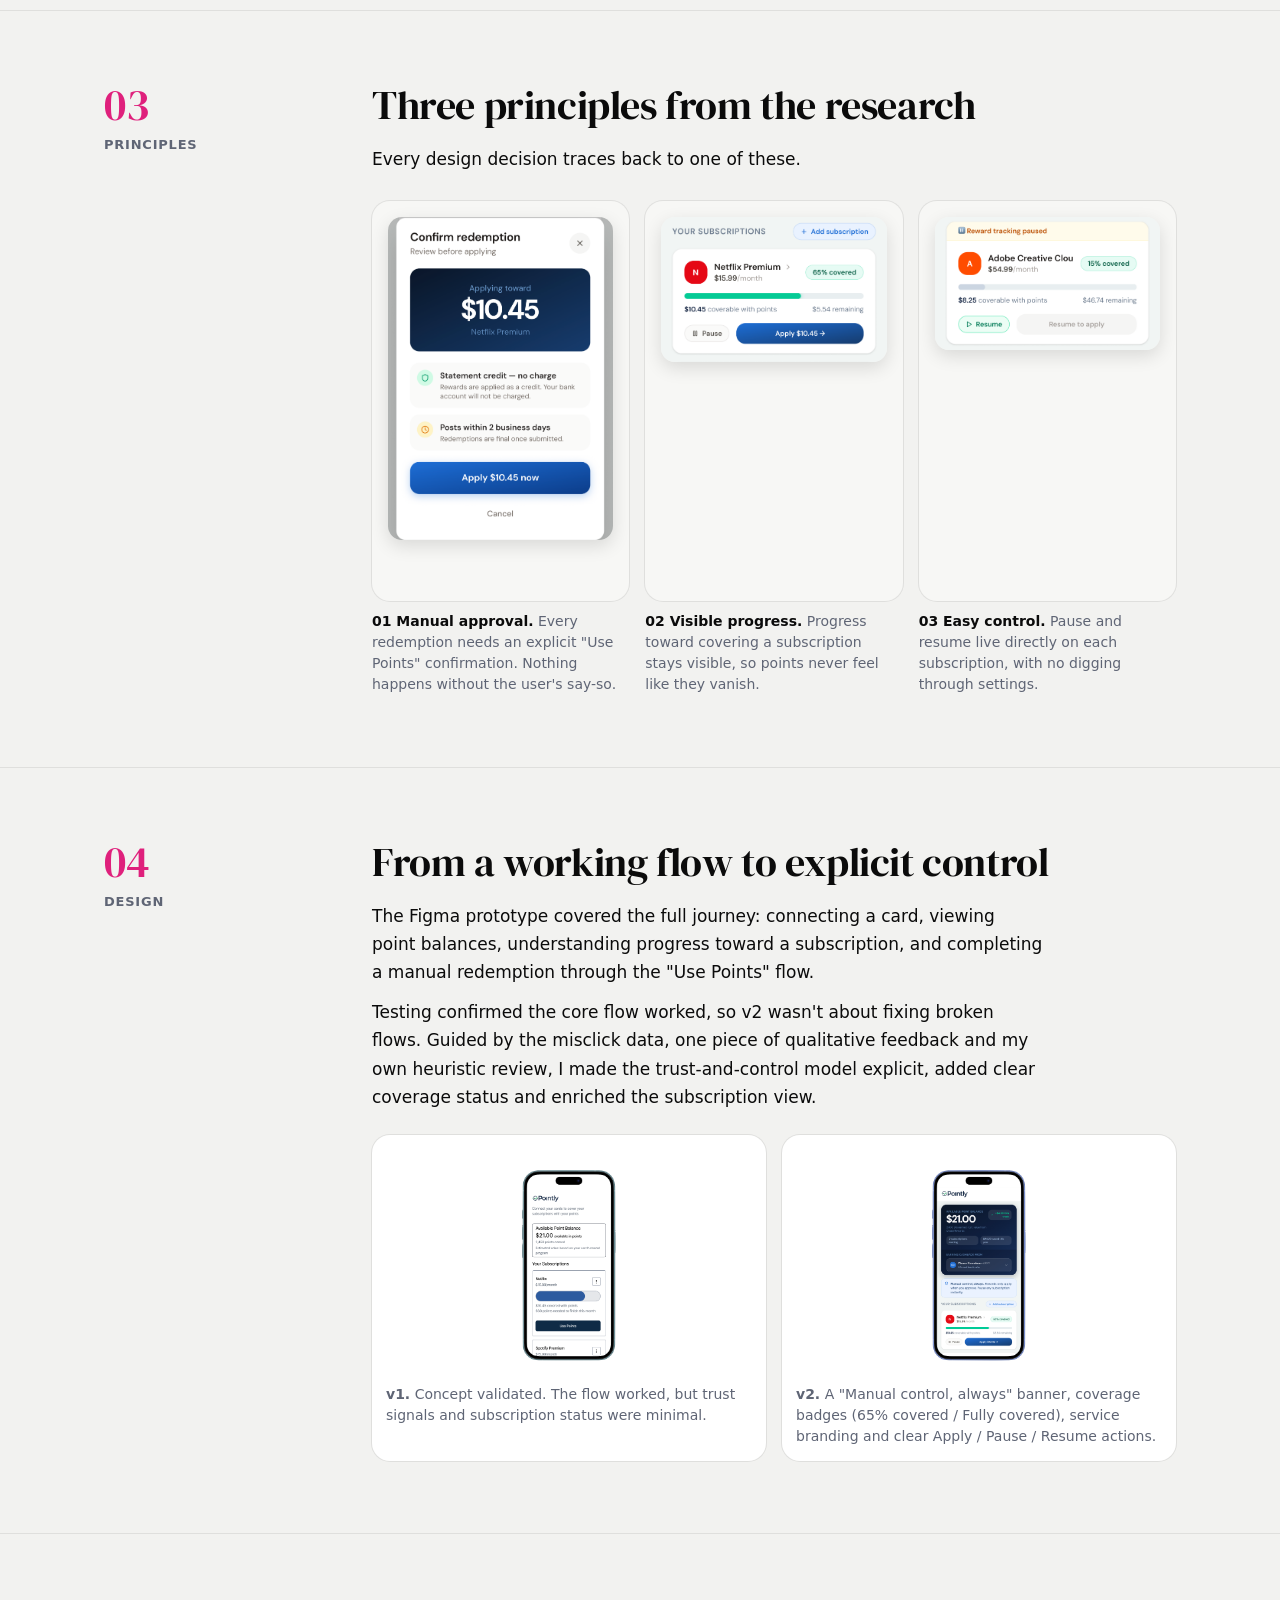
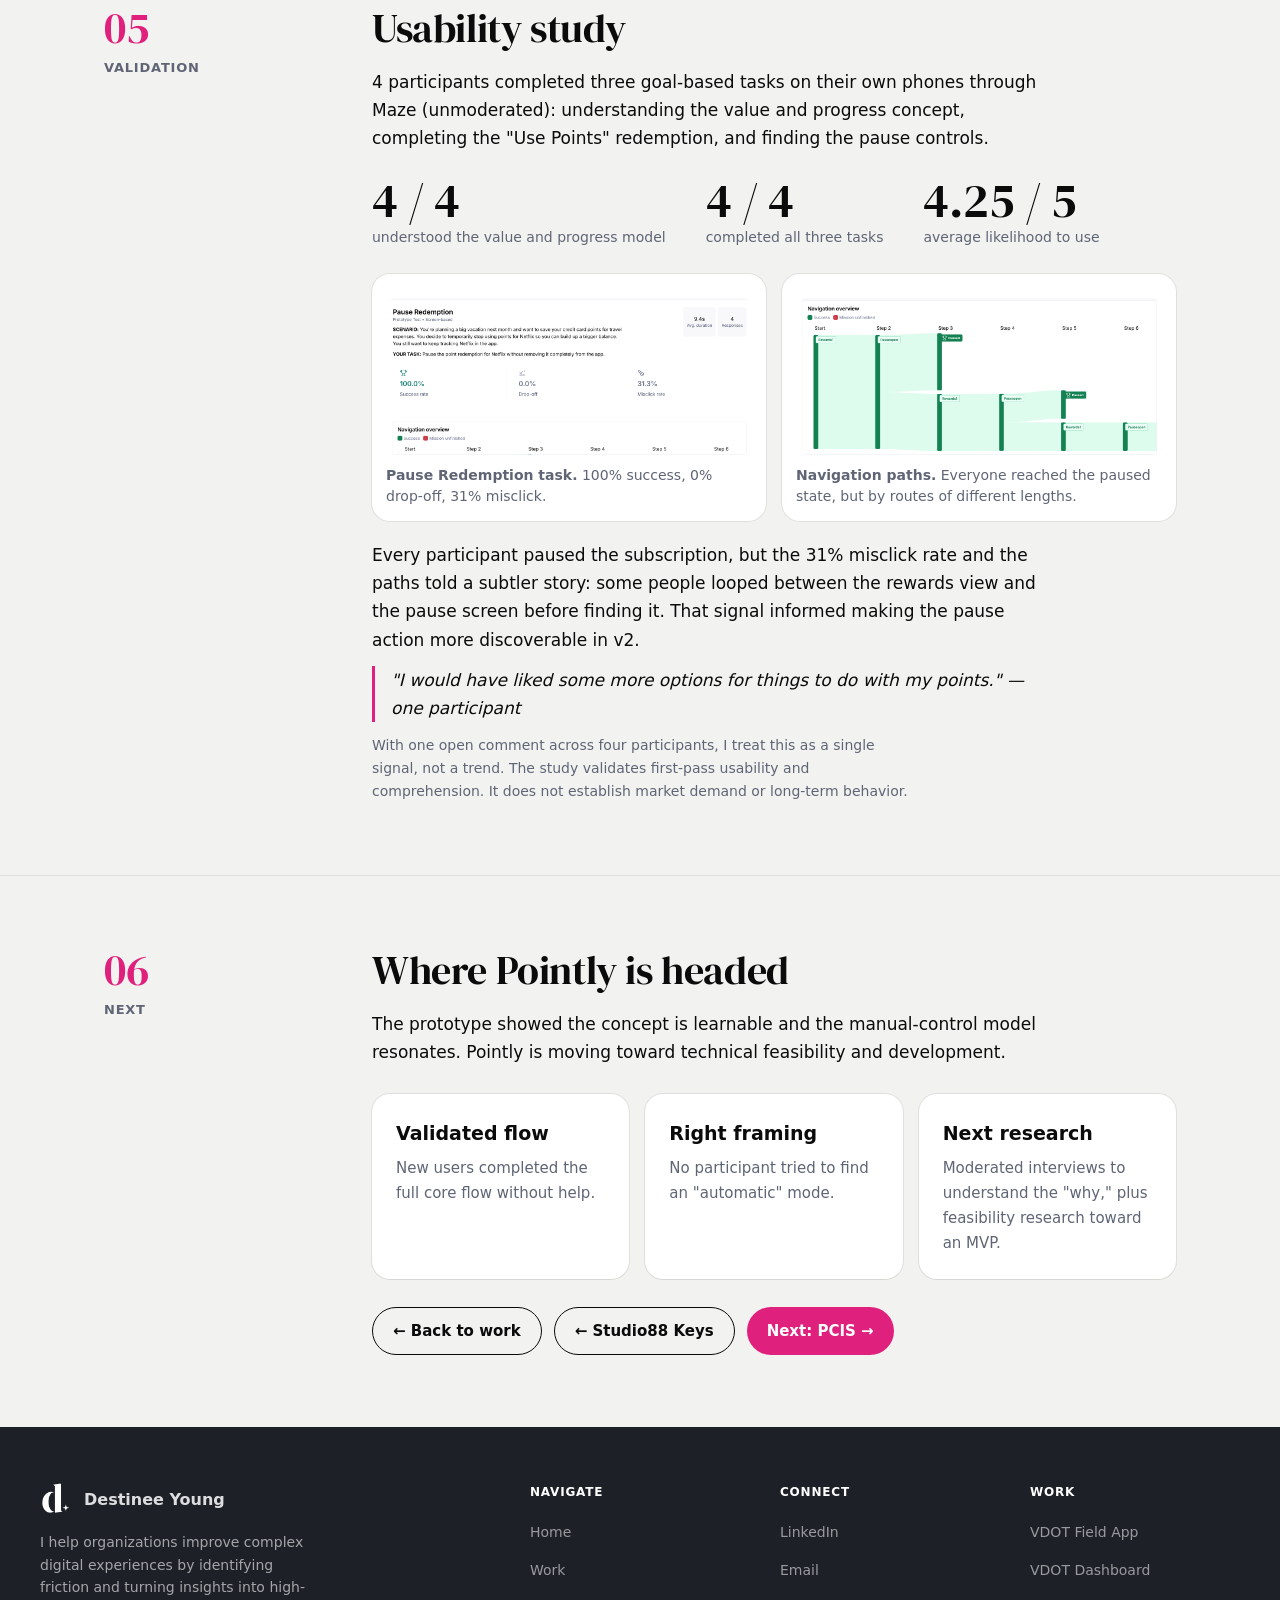
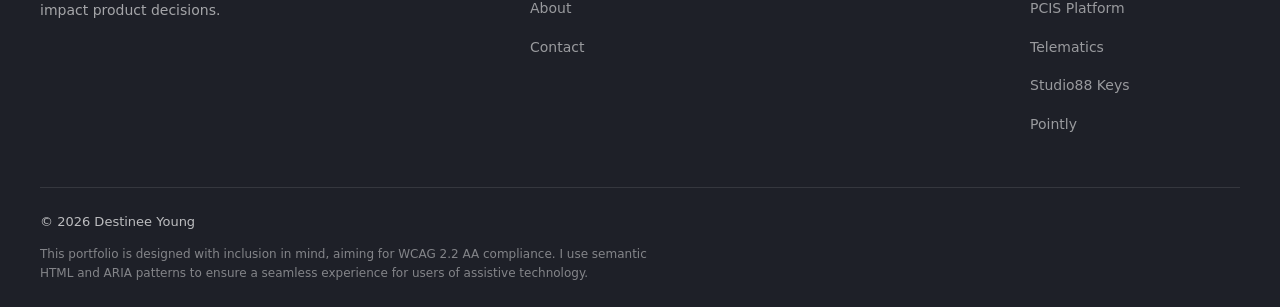
<file: pointly.html>
<!doctype html>
<html lang="en">
  <head>
    <meta charset="UTF-8" />
    <meta name="viewport" content="width=device-width, initial-scale=1.0" />
    <title>Pointly, Subscription Rewards Tracker | Destinee Young</title>
    <link rel="icon" type="image/png" href="favicon/favicon-48x48.png" />
    <script
      async
      src="https://www.googletagmanager.com/gtag/js?id=G-34V535KX45"
    ></script>
    <script>
      window.dataLayer = window.dataLayer || [];
      function gtag() {
        dataLayer.push(arguments);
      }
      gtag("js", new Date());
      gtag("config", "G-34V535KX45");
    </script>
    <link rel="preconnect" href="https://fonts.googleapis.com" />
    <link rel="preconnect" href="https://fonts.gstatic.com" crossorigin />
    <link
      href="https://fonts.googleapis.com/css2?family=DM+Serif+Display:ital@0;1&display=swap"
      rel="stylesheet"
    />
    <style>
      :root {
        --bg: #f2f2f0;
        --text: #0b0b0b;
        --muted: #5f6575;
        --line: rgba(0, 0, 0, 0.08);
        --card: #ffffff;
        --accent: #df207c;
        --pink: #df207c;
        --pink-light: #fce7f3;
        --pink-dark: #a8105a;
        --pink-border: #f9a8d4;
        --green: #4ade80;
        --green-light: #f0fdf4;
        --green-dark: #166534;
        --green-border: #bbf7d0;
      }
      .brand img {
        filter: brightness(0) saturate(100%) invert(18%) sepia(89%)
          saturate(1100%) hue-rotate(306deg) brightness(84%);
      }
      .footer-brand img {
        filter: brightness(0) invert(1);
      }
      * {
        box-sizing: border-box;
        margin: 0;
        padding: 0;
      }
      html,
      body {
        height: 100%;
      }
      body {
        font-family:
          -apple-system, BlinkMacSystemFont, "Segoe UI", Roboto, Inter,
          system-ui, sans-serif;
        background: var(--bg);
        color: var(--text);
        line-height: 1.6;
      }
      a {
        color: var(--accent);
        text-decoration: none;
      }
      a:focus-visible,
      button:focus-visible {
        outline: 2px solid #000;
        outline-offset: 2px;
      }
      h1,
      h2 {
        font-family: "DM Serif Display", Georgia, serif;
        font-weight: 400;
      }

      nav {
        position: sticky;
        top: 0;
        z-index: 50;
        background: var(--bg);
        border-bottom: 1px solid var(--line);
      }
      .nav-inner {
        max-width: 1200px;
        margin: 0 auto;
        padding: 14px 20px;
        display: flex;
        align-items: center;
        justify-content: space-between;
        gap: 16px;
      }
      .brand img {
        height: 36px;
      }
      .nav-links {
        display: flex;
        gap: 22px;
        align-items: center;
      }
      .nav-links a {
        position: relative;
        padding: 6px 0;
        color: var(--text);
      }
      .nav-links a::after {
        content: "";
        position: absolute;
        left: 0;
        bottom: -2px;
        height: 1px;
        width: 0;
        background: var(--text);
        transition: width 0.2s ease;
      }
      .nav-links a:hover::after,
      .nav-links a:focus-visible::after {
        width: 100%;
      }
      .nav-links a[aria-current="page"] {
        font-weight: 600;
      }
      .nav-links a[aria-current="page"]::after {
        width: 100%;
      }
      .mobile-menu a[aria-current="page"] {
        font-weight: 600;
      }

      .btn {
        display: inline-flex;
        align-items: center;
        gap: 8px;
        background: var(--accent);
        color: #fff;
        border: 1px solid var(--accent);
        padding: 12px 16px;
        border-radius: 10px;
        font-weight: 600;
        min-height: 48px;
      }
      .btn.ghost {
        background: transparent;
        color: var(--text);
      }

      /* Outcome banner */
      .outcome-banner {
        background: #fce7f3;
        border-bottom: 1px solid #f9a8d4;
        padding: 18px 5%;
      }
      .outcome-banner-inner {
        max-width: 1200px;
        margin: 0 auto;
        display: flex;
        gap: 32px;
        align-items: center;
        flex-wrap: wrap;
      }
      .outcome-stat {
        display: flex;
        flex-direction: column;
        gap: 6px;
        flex: 1;
        min-width: 200px;
      }
      .outcome-stat .number {
        font-size: 11px;
        font-weight: 700;
        text-transform: uppercase;
        letter-spacing: 0.5px;
        color: #a8105a;
      }
      .outcome-stat .label {
        font-size: 14px;
        color: #531034;
        font-weight: 400;
        line-height: 1.55;
      }
      .outcome-divider {
        width: 1px;
        align-self: stretch;
        background: #f9a8d4;
        flex-shrink: 0;
      }

      /* Hero */
      .hero {
        padding: 40px 5% 20px;
      }
      .hero h1 {
        font-size: clamp(26px, 4.5vw, 38px);
        line-height: 1.15;
        font-weight: 600;
        margin-bottom: 12px;
        max-width: 900px;
      }
      .hero p {
        color: var(--muted);
        font-size: clamp(15px, 2vw, 17px);
        max-width: 820px;
      }

      /* Meta bar */
      .project-meta {
        background: #fafafa;
        border: 1px solid var(--line);
        border-radius: 12px;
        padding: 20px 24px;
        margin: 24px auto;
        display: grid;
        grid-template-columns: repeat(auto-fit, minmax(0, 1fr));
        gap: 12px;
        max-width: 1160px;
        justify-content: center;
      }
      .meta-item {
        display: flex;
        flex-direction: column;
        gap: 4px;
        align-items: center;
        text-align: center;
      }
      .meta-label {
        font-size: 11px;
        font-weight: 700;
        text-transform: uppercase;
        letter-spacing: 0.5px;
        color: var(--muted);
      }
      .meta-value {
        font-size: 15px;
        font-weight: 600;
        color: var(--text);
      }

      /* Sections, scrapbook card */
      .project-section {
        background: #fff;
        border-radius: 20px;
        margin: 0 2% 28px;
        padding: 36px 44px;
        box-shadow:
          0 2px 12px rgba(0, 0, 0, 0.05),
          0 0 0 1px rgba(0, 0, 0, 0.03);
        opacity: 0;
        transform: translateY(20px);
        transition:
          opacity 0.5s ease,
          transform 0.5s ease,
          box-shadow 0.3s ease;
      }
      .project-section.visible {
        opacity: 1;
        transform: translateY(0);
      }
      .project-section:hover {
        box-shadow:
          0 6px 24px rgba(0, 0, 0, 0.08),
          0 0 0 1px rgba(0, 0, 0, 0.03);
      }
      .project-section > p,
      .project-section > ul,
      .project-section > h2,
      .project-section > h3 {
        max-width: 720px;
      }
      .project-section h2 {
        font-size: clamp(20px, 2.6vw, 26px);
        margin-bottom: 16px;
        font-weight: 600;
      }
      .project-section h3 {
        font-size: clamp(17px, 2vw, 20px);
        margin: 24px 0 10px;
        font-weight: 600;
      }
      .project-section p,
      .project-section ul {
        color: var(--text);
        line-height: 1.75;
        font-size: 15px;
      }
      .project-section ul {
        padding-left: 1.5rem;
        margin: 12px 0;
      }
      .project-section li {
        margin-bottom: 10px;
      }
      .project-section p + p {
        margin-top: 14px;
      }

      /* Research highlight */
      .research-highlight {
        background: #f8f4ff;
        border: 1px solid #e0d4f7;
        border-left: 4px solid #7c4dcd;
        border-radius: 0 12px 12px 0;
        padding: 18px 22px;
        margin: 24px 0;
      }
      .research-highlight .rh-label {
        font-size: 11px;
        font-weight: 700;
        text-transform: uppercase;
        letter-spacing: 0.5px;
        color: #7c4dcd;
        margin-bottom: 8px;
      }
      .research-highlight p {
        font-size: 15px;
        color: var(--text);
        margin: 0;
        line-height: 1.6;
      }

      /* Design decision */
      .design-decision {
        border: 1px solid var(--line);
        border-radius: 14px;
        background: #fbfbfb;
        padding: 18px 20px;
        margin: 16px 0;
      }
      .design-decision h3,
      .design-decision h4 {
        font-size: 15px;
        margin-bottom: 10px;
        font-weight: 600;
      }
      .design-decision p {
        margin-bottom: 10px;
        font-size: 15px;
      }
      .design-decision p:last-child {
        margin-bottom: 0;
      }

      /* Section label tag, sticker style */
      .section-tag {
        display: inline-block;
        font-size: 11px;
        font-weight: 700;
        text-transform: uppercase;
        letter-spacing: 0.5px;
        color: var(--pink-dark);
        background: var(--pink-light);
        border: 1px solid var(--pink-border);
        border-radius: 999px;
        padding: 3px 10px;
        margin-bottom: 12px;
        transform: rotate(-1.5deg);
        box-shadow: 0 2px 6px rgba(0, 0, 0, 0.08);
        transition: transform 0.2s cubic-bezier(0.34, 1.56, 0.64, 1);
      }
      .section-tag:hover {
        transform: rotate(0deg) scale(1.06);
      }
      .section-tag.green {
        color: var(--green-dark);
        background: var(--green-light);
        border-color: var(--green-border);
      }

      /* Tape on images */
      .media-tape {
        position: relative;
        padding-top: 14px;
      }
      .media-tape.green-tape::before {
        content: "";
        position: absolute;
        top: 0;
        left: 50%;
        transform: translateX(-50%) rotate(-2deg);
        width: 60px;
        height: 16px;
        background: rgba(187, 247, 208, 0.9);
        border-radius: 3px;
        box-shadow: 0 1px 4px rgba(0, 0, 0, 0.1);
      }

      /* Media */
      .media-well {
        width: 100%;
        max-width: 800px;
        aspect-ratio: 16/9;
        background: #f8f8f8;
        border: 1px solid var(--line);
        border-radius: 12px;
        display: flex;
        align-items: center;
        justify-content: center;
        overflow: hidden;
        padding: 10px;
        margin: 16px auto 0;
      }
      .media-well img {
        width: 100%;
        height: 100%;
        object-fit: contain;
        border-radius: 8px;
      }
      .media-well.tall {
        aspect-ratio: 4/3;
      }

      .media-caption {
        text-align: center;
        font-size: 13px;
        color: var(--muted);
        margin-top: 10px;
        max-width: 800px;
        margin-left: auto;
        margin-right: auto;
      }

      .placeholder-img {
        background: #f0f4f8;
        border: 2px dashed #c8d5e3;
        border-radius: 10px;
        padding: 36px 24px;
        text-align: center;
        margin: 20px 0;
      }
      .placeholder-img p {
        color: #7a90a4;
        font-size: 13px;
        font-style: italic;
        margin: 0;
      }

      /* v1 → v2 side-by-side comparison */
      .mockup-compare {
        display: grid;
        grid-template-columns: 1fr 1fr;
        gap: 16px;
        margin: 24px 0;
        align-items: start;
      }
      .mockup-compare-item {
        display: flex;
        flex-direction: column;
        gap: 10px;
      }
      .compare-label {
        display: inline-block;
        font-size: 11px;
        font-weight: 700;
        text-transform: uppercase;
        letter-spacing: 0.5px;
        border-radius: 999px;
        padding: 3px 10px;
        width: fit-content;
      }
      .compare-label.before {
        color: var(--muted);
        background: #f0f0ef;
        border: 1px solid #d8d8d6;
      }
      .compare-label.after {
        color: var(--pink-dark);
        background: var(--pink-light);
        border: 1px solid var(--pink-border);
      }
      .compare-well {
        width: 100%;
        border-radius: 14px;
        overflow: hidden;
        box-shadow:
          0 4px 20px rgba(0, 0, 0, 0.1),
          0 0 0 1px rgba(0, 0, 0, 0.05);
      }
      .compare-well img {
        width: 100%;
        height: auto;
        display: block;
      }

      /* Strategy, 3-column principle cards */
      .principle-row {
        display: grid;
        grid-template-columns: repeat(3, 1fr);
        gap: 20px;
        margin-top: 24px;
      }
      .principle-card {
        background: #fff;
        border: 1px solid var(--line);
        border-radius: 16px;
        padding: 24px 20px;
        display: flex;
        flex-direction: column;
        box-shadow: 0 2px 8px rgba(0, 0, 0, 0.04);
      }
      .principle-number {
        font-family: "DM Serif Display", Georgia, serif;
        font-size: 28px;
        font-weight: 400;
        color: var(--pink);
        line-height: 1;
        margin-bottom: 8px;
      }
      .principle-card h3 {
        font-size: 16px;
        font-weight: 600;
        margin: 0 0 10px;
        color: var(--text);
      }
      .principle-card > p {
        font-size: 14px;
        color: var(--muted);
        line-height: 1.65;
        margin: 0 0 auto;
        padding-bottom: 16px;
      }
      .principle-card img {
        width: 100%;
        border-radius: 10px;
        box-shadow: 0 2px 10px rgba(0, 0, 0, 0.08);
        display: block;
        margin-top: 16px;
      }
      .principle-card .media-caption {
        font-size: 12px;
        text-align: left;
        margin-top: 8px;
        color: var(--muted);
      }

      /* Pull-quote */
      .pull-quote {
        border-left: 3px solid var(--pink);
        background: var(--pink-light);
        border-radius: 0 12px 12px 0;
        padding: 18px 22px;
        margin: 20px 0;
      }
      .pull-quote p.pq-text {
        font-size: 18px;
        font-style: italic;
        line-height: 1.55;
        color: var(--text);
        margin: 0 0 8px;
      }
      .pull-quote cite {
        display: block;
        font-size: 13px;
        color: var(--muted);
        font-style: normal;
        margin-bottom: 12px;
      }
      .pull-quote p.pq-context {
        font-size: 14px;
        color: var(--text);
        margin: 0;
        line-height: 1.65;
      }

      /* Validation stat row */
      .validation-stats {
        display: flex;
        gap: 24px;
        flex-wrap: wrap;
        margin: 16px 0 8px;
      }
      .v-stat {
        flex: 1;
        min-width: 140px;
        background: #fff;
        border: 1px solid var(--line);
        border-radius: 12px;
        padding: 16px 18px;
        display: flex;
        flex-direction: column;
        gap: 4px;
      }
      .v-stat-number {
        font-family: "DM Serif Display", Georgia, serif;
        font-size: 28px;
        font-weight: 400;
        color: var(--pink-dark);
        line-height: 1;
      }
      .v-stat-label {
        font-size: 13px;
        color: var(--muted);
        line-height: 1.4;
      }

      /* Nav between case studies */
      .case-nav {
        display: flex;
        gap: 10px;
        flex-wrap: wrap;
        margin-top: 24px;
      }
      .case-nav a {
        border: 1px solid var(--text);
        border-radius: 10px;
        padding: 10px 14px;
        font-weight: 700;
      }
      .case-nav a.primary {
        background: var(--accent);
        color: #fff;
      }
      .case-nav a.secondary {
        background: transparent;
        color: var(--text);
      }

      /* Footer */
      footer {
        background: #1e2028;
        border-top: none;
        padding: 56px 20px 24px;
        color: rgba(255, 255, 255, 0.85);
      }
      .footer-content {
        max-width: 1200px;
        margin: 0 auto;
      }
      .footer-grid {
        display: grid;
        grid-template-columns: 1.2fr 2fr;
        gap: 64px;
        padding-bottom: 40px;
        border-bottom: 1px solid rgba(255, 255, 255, 0.1);
      }
      .footer-brand {
        display: flex;
        flex-direction: column;
      }
      .footer-brand p {
        color: rgba(255, 255, 255, 0.6) !important;
      }
      .footer-nav {
        display: grid;
        grid-template-columns: repeat(3, 1fr);
        gap: 40px;
      }
      .footer-col h4 {
        font-size: 12px;
        font-weight: 700;
        text-transform: uppercase;
        letter-spacing: 0.8px;
        margin: 0 0 14px;
        color: #fff;
      }
      .footer-col ul {
        list-style: none;
        margin: 0;
        padding: 0;
      }
      .footer-col li {
        margin-bottom: 8px;
      }
      .footer-col a {
        color: rgba(255, 255, 255, 0.55);
        font-size: 14px;
        transition: color 0.2s ease;
        display: block;
        padding: 4px 0;
      }
      .footer-col a:hover {
        color: #fff;
      }
      .footer-bottom {
        padding-top: 24px;
        color: rgba(255, 255, 255, 0.7);
        font-size: 13px;
      }

      /* Mobile nav */
      .mobile-nav {
        display: none;
      }
      .mobile-nav summary {
        list-style: none;
        cursor: pointer;
        padding: 8px 12px;
        min-height: 44px;
        display: flex;
        align-items: center;
        font-weight: 600;
        user-select: none;
      }
      .mobile-nav summary::-webkit-details-marker {
        display: none;
      }
      .mobile-menu {
        position: absolute;
        top: 100%;
        left: 0;
        right: 0;
        background: var(--bg);
        border-bottom: 1px solid var(--line);
        box-shadow: 0 4px 12px rgba(0, 0, 0, 0.08);
      }
      .mobile-menu a {
        display: block;
        padding: 14px 20px;
        border-bottom: 1px solid var(--line);
        min-height: 48px;
      }
      .mobile-menu a:last-child {
        border-bottom: none;
      }

      @media (max-width: 900px) {
        .footer-grid {
          grid-template-columns: 1fr;
          gap: 40px;
        }
        .footer-nav {
          grid-template-columns: repeat(3, 1fr);
          gap: 32px;
        }
        .outcome-banner-inner {
          gap: 20px;
        }
        .outcome-divider {
          display: none;
        }
        .validation-stats {
          gap: 16px;
        }
      }
      @media (max-width: 768px) {
        .nav-links {
          display: none;
        }
        .mobile-nav {
          display: block;
        }
        .project-meta {
          grid-template-columns: repeat(2, 1fr);
          gap: 16px;
        }
      }
      @media (max-width: 640px) {
        .footer-nav {
          grid-template-columns: 1fr;
          gap: 28px;
        }
        .footer-grid {
          gap: 32px;
        }
        .project-meta {
          grid-template-columns: 1fr;
        }
        .project-section {
          margin: 0 0 16px;
          border-radius: 16px;
          padding: 24px 20px;
        }
        .validation-stats {
          flex-direction: column;
        }
        .mockup-compare {
          grid-template-columns: 1fr;
        }
        .principle-row {
          grid-template-columns: 1fr;
        }
      }
      @media (prefers-reduced-motion: reduce) {
        .project-section {
          opacity: 1 !important;
          transform: none !important;
          transition: box-shadow 0.3s ease !important;
        }
        .section-tag {
          transform: none !important;
        }
        .section-tag:hover {
          transform: none !important;
          box-shadow: none !important;
        }
      }
      .project-section p,
      .about-text p,
      .about-section p {
        line-height: 1.75;
        margin-bottom: 14px;
        max-width: 72ch;
      }
      .project-section ul,
      .about-text ul {
        max-width: 72ch;
        line-height: 1.75;
      }
      .project-section li {
        margin-bottom: 8px;
      }
      .design-decision {
        margin-bottom: 20px;
      }
      .skip-link {
        position: absolute;
        top: -40px;
        left: 0;
        background: #0b0b0b;
        color: #fff;
        padding: 8px 16px;
        font-weight: 600;
        font-size: 14px;
        text-decoration: none;
        z-index: 200;
        border-radius: 0 0 4px 0;
        transition: top 0.2s ease;
      }
      .a11y-statement {
        margin-top: 12px;
        font-size: 12px;
        color: rgba(255, 255, 255, 0.45);
        max-width: 640px;
        line-height: 1.6;
      }
      .skip-link:focus {
        top: 0;
        outline: 2px solid #fff;
        outline-offset: 2px;
      }
    </style>
      <link rel="stylesheet" href="css/case-study.css" />
  </head>
  <body>
    <a class="skip-link" href="#main-content">Skip to main content</a>
    <nav aria-label="Primary">
      <div class="nav-inner">
        <div class="brand">
          <a
            href="index.html"
            style="display: flex; align-items: center; gap: 12px"
          >
            <img src="logo/logo1.png" alt="DY monogram" />
          </a>
        </div>
        <div class="nav-links">
          <a href="index.html#projects" aria-current="page">Work</a>
          <a href="about.html">About</a>
          <a href="contact.html">Contact</a>
        </div>
        <details class="mobile-nav">
          <summary aria-label="Toggle menu">Menu</summary>
          <div class="mobile-menu">
            <a href="index.html#projects" aria-current="page">Work</a>
            <a href="about.html">About</a>
            <a href="contact.html">Contact</a>
          </div>
        </details>
      </div>
    </nav>

    <main id="main-content" class="cs">
      <header class="cs-hero">
        <div class="cs-wrap">
          <div>
            <span class="cs-pill">Pointly &middot; Fintech mobile app</span>
            <h1>Turning everyday credit card points into the subscriptions people already pay for</h1>
            <p class="cs-lead">I designed Pointly, a mobile app that tracks credit card reward points and lets users redeem them for subscriptions like Netflix and Spotify, with full manual control over every redemption.</p>
          </div>
          <div class="cs-hero-img"><img src="imgs/pointlynew.png" alt="Pointly app screens showing point balances, subscription progress and the redemption flow" /></div>
        </div>
        <div class="cs-wrap">
          <dl class="cs-facts"><div><dt>Role</dt><dd>Product Designer (research, UX, UI)</dd></div><div><dt>Client</dt><dd>Self-directed project</dd></div><div><dt>Timeframe</dt><dd>2026 &ndash; present</dd></div><div><dt>Team</dt><dd>Solo designer, partnering with a developer</dd></div><div><dt>Status</dt><dd>Validated &middot; in development</dd></div></dl>
        </div>
      </header>

      <section class="cs-sec">
        <div class="cs-wrap">
          <div class="cs-label"><div class="cs-num">01</div><span>The problem</span></div>
          <div>
            <h2>The problem was trust, not just UI</h2>

            <p>Reward points are valuable, but most people let them expire or never figure out how to use them. Existing redemption flows are buried, confusing and feel risky.</p>
            <p>The hard part was trust: people don't want their points spent automatically without their say-so. Any solution that removed control, even to make things easier, would fail.</p>
          </div>
        </div>
      </section>

      <section class="cs-sec">
        <div class="cs-wrap">
          <div class="cs-label"><div class="cs-num">02</div><span>Research</span></div>
          <div>
            <h2>What the survey revealed</h2>

            <p>A needs-validation survey confirmed the problem and surfaced the key constraint: users reject automatic redemption by default.</p>
            <p class="cs-quote">Users want to stay in control: approve each redemption, see their progress, and be able to pause or turn it off. These findings became the core design requirements.</p>
            <div class="cs-chips"><span class="cs-chip">Survey</span><span class="cs-chip">Wireframes</span><span class="cs-chip">Prototype</span><span class="cs-chip">Usability testing (Maze)</span><span class="cs-chip">Redesign</span></div>
          </div>
        </div>
      </section>

      <section class="cs-sec">
        <div class="cs-wrap">
          <div class="cs-label"><div class="cs-num">03</div><span>Principles</span></div>
          <div>
            <h2>Three principles from the research</h2>

            <p>Every design decision traces back to one of these.</p>
            <div class="cs-phones three">
              <figure class="cs-phone"><div class="frame"><img src="imgs/strategy-manual-approval.png" alt="The redemption confirmation step" loading="lazy" /></div><figcaption><b>01 Manual approval.</b> Every redemption needs an explicit "Use Points" confirmation. Nothing happens without the user's say-so.</figcaption></figure>
              <figure class="cs-phone"><div class="frame"><img src="imgs/strategy-visible-progress.png" alt="Progress toward covering a subscription" loading="lazy" /></div><figcaption><b>02 Visible progress.</b> Progress toward covering a subscription stays visible, so points never feel like they vanish.</figcaption></figure>
              <figure class="cs-phone"><div class="frame"><img src="imgs/strategy-easy-control.png" alt="Pause and resume on each subscription" loading="lazy" /></div><figcaption><b>03 Easy control.</b> Pause and resume live directly on each subscription, with no digging through settings.</figcaption></figure>
            </div>
          </div>
        </div>
      </section>

      <section class="cs-sec">
        <div class="cs-wrap">
          <div class="cs-label"><div class="cs-num">04</div><span>Design</span></div>
          <div>
            <h2>From a working flow to explicit control</h2>

            <p>The Figma prototype covered the full journey: connecting a card, viewing point balances, understanding progress toward a subscription, and completing a manual redemption through the "Use Points" flow.</p>
            <p>Testing confirmed the core flow worked, so v2 wasn't about fixing broken flows. Guided by the misclick data, one piece of qualitative feedback and my own heuristic review, I made the trust-and-control model explicit, added clear coverage status and enriched the subscription view.</p>
            <div class="cs-shots">
              <figure><img src="imgs/pointly-v1.png" alt="Pointly v1 screens" loading="lazy" /><figcaption><b>v1.</b> Concept validated. The flow worked, but trust signals and subscription status were minimal.</figcaption></figure>
              <figure><img src="imgs/pointly-v2.png" alt="Pointly v2 screens with a manual control banner, coverage badges and per-subscription actions" loading="lazy" /><figcaption><b>v2.</b> A "Manual control, always" banner, coverage badges (65% covered / Fully covered), service branding and clear Apply / Pause / Resume actions.</figcaption></figure>
            </div>
          </div>
        </div>
      </section>

      <section class="cs-sec">
        <div class="cs-wrap">
          <div class="cs-label"><div class="cs-num">05</div><span>Validation</span></div>
          <div>
            <h2>Usability study</h2>

            <p>4 participants completed three goal-based tasks on their own phones through Maze (unmoderated): understanding the value and progress concept, completing the "Use Points" redemption, and finding the pause controls.</p>
            <div class="cs-stats">
              <div class="cs-stat"><b>4 / 4</b><span>understood the value and progress model</span></div>
              <div class="cs-stat"><b>4 / 4</b><span>completed all three tasks</span></div>
              <div class="cs-stat"><b>4.25 / 5</b><span>average likelihood to use</span></div>
            </div>
            <div class="cs-shots">
              <figure><img src="imgs/Misclick1.png" alt="Maze results for the Pause Redemption task" loading="lazy" /><figcaption><b>Pause Redemption task.</b> 100% success, 0% drop-off, 31% misclick.</figcaption></figure>
              <figure><img src="imgs/Misclick2.png" alt="Navigation paths for the Pause Redemption task" loading="lazy" /><figcaption><b>Navigation paths.</b> Everyone reached the paused state, but by routes of different lengths.</figcaption></figure>
            </div>
            <p style="margin-top:20px">Every participant paused the subscription, but the 31% misclick rate and the paths told a subtler story: some people looped between the rewards view and the pause screen before finding it. That signal informed making the pause action more discoverable in v2.</p>
            <p class="cs-quote">"I would have liked some more options for things to do with my points." &mdash; one participant</p>
            <p class="cs-note">With one open comment across four participants, I treat this as a single signal, not a trend. The study validates first-pass usability and comprehension. It does not establish market demand or long-term behavior.</p>
          </div>
        </div>
      </section>

      <section class="cs-sec" style="border-bottom:0">
        <div class="cs-wrap">
          <div class="cs-label"><div class="cs-num">06</div><span>Next</span></div>
          <div>
            <h2>Where Pointly is headed</h2>

            <p>The prototype showed the concept is learnable and the manual-control model resonates. Pointly is moving toward technical feasibility and development.</p>
            <div class="cs-grid3">
              <div class="cs-card"><h3>Validated flow</h3><p>New users completed the full core flow without help.</p></div>
              <div class="cs-card"><h3>Right framing</h3><p>No participant tried to find an "automatic" mode.</p></div>
              <div class="cs-card"><h3>Next research</h3><p>Moderated interviews to understand the "why," plus feasibility research toward an MVP.</p></div>
            </div>
            <div class="cs-nav"><a class="secondary" href="index.html">&larr; Back to work</a><a class="secondary" href="studio88.html">&larr; Studio88 Keys</a><a class="primary" href="pcis-dashboard.html">Next: PCIS &rarr;</a></div>
          </div>
        </div>
      </section>
    </main>

    <footer>
      <div class="footer-content">
        <div class="footer-grid">
          <div class="footer-brand">
            <div
              style="
                display: flex;
                align-items: center;
                gap: 12px;
                margin-bottom: 16px;
              "
            >
              <img
                src="logo/logo1.png"
                alt="DY monogram"
                style="height: 32px"
              />
              <span style="font-weight: 600; font-size: 16px"
                >Destinee Young</span
              >
            </div>
            <p
              style="
                color: var(--muted);
                font-size: 14px;
                line-height: 1.6;
                max-width: 280px;
              "
            >
              I help organizations improve complex digital experiences by
              identifying friction and turning insights into high-impact product
              decisions.
            </p>
          </div>

          <div class="footer-nav">
            <div class="footer-col">
              <h4>Navigate</h4>
              <ul>
                <li><a href="index.html">Home</a></li>
                <li>
                  <a href="index.html#projects" aria-current="page">Work</a>
                </li>
                <li><a href="about.html">About</a></li>
                <li><a href="contact.html">Contact</a></li>
              </ul>
            </div>
            <div class="footer-col">
              <h4>Connect</h4>
              <ul>
                <li>
                  <a
                    href="https://www.linkedin.com/in/destineeyoung/"
                    target="_blank"
                    rel="noopener noreferrer"
                    aria-label="LinkedIn (opens in new tab)"
                    >LinkedIn</a
                  >
                </li>
                <li><a href="mailto:destinee.young99@gmail.com">Email</a></li>
              </ul>
            </div>
            <div class="footer-col">
              <h4>Work</h4>
              <ul>
                <li><a href="vdot-mobile-app.html">VDOT Field App</a></li>
                <li><a href="vdot-dashboard.html">VDOT Dashboard</a></li>
                <li><a href="pcis-dashboard.html">PCIS Platform</a></li>
                <li><a href="telematics.html">Telematics</a></li>
                <li><a href="studio88.html">Studio88 Keys</a></li>
                <li><a href="pointly.html">Pointly</a></li>
              </ul>
            </div>
          </div>
        </div>
        <div class="footer-bottom">
          © <span id="year"></span> Destinee Young
        </div>
        <p class="a11y-statement">
          This portfolio is designed with inclusion in mind, aiming for WCAG 2.2
          AA compliance. I use semantic HTML and ARIA patterns to ensure a
          seamless experience for users of assistive technology.
        </p>
      </div>
    </footer>

    <script>
      document.getElementById("year").textContent = new Date().getFullYear();
      const io = new IntersectionObserver(
        (entries) =>
          entries.forEach((e) => {
            if (e.isIntersecting) {
              e.target.classList.add("visible");
              io.unobserve(e.target);
            }
          }),
        { threshold: 0.05 },
      );
      document
        .querySelectorAll(".project-section")
        .forEach((el) => io.observe(el));
      document.querySelectorAll(".mobile-nav").forEach((nav) => {
        nav.addEventListener("keydown", (e) => {
          if (e.key === "Escape" && nav.open) {
            nav.open = false;
            nav.querySelector("summary").focus();
          }
        });
        document.addEventListener("click", (e) => {
          if (nav.open && !nav.contains(e.target)) nav.open = false;
        });
      });
    </script>
  </body>
</html>
</file>
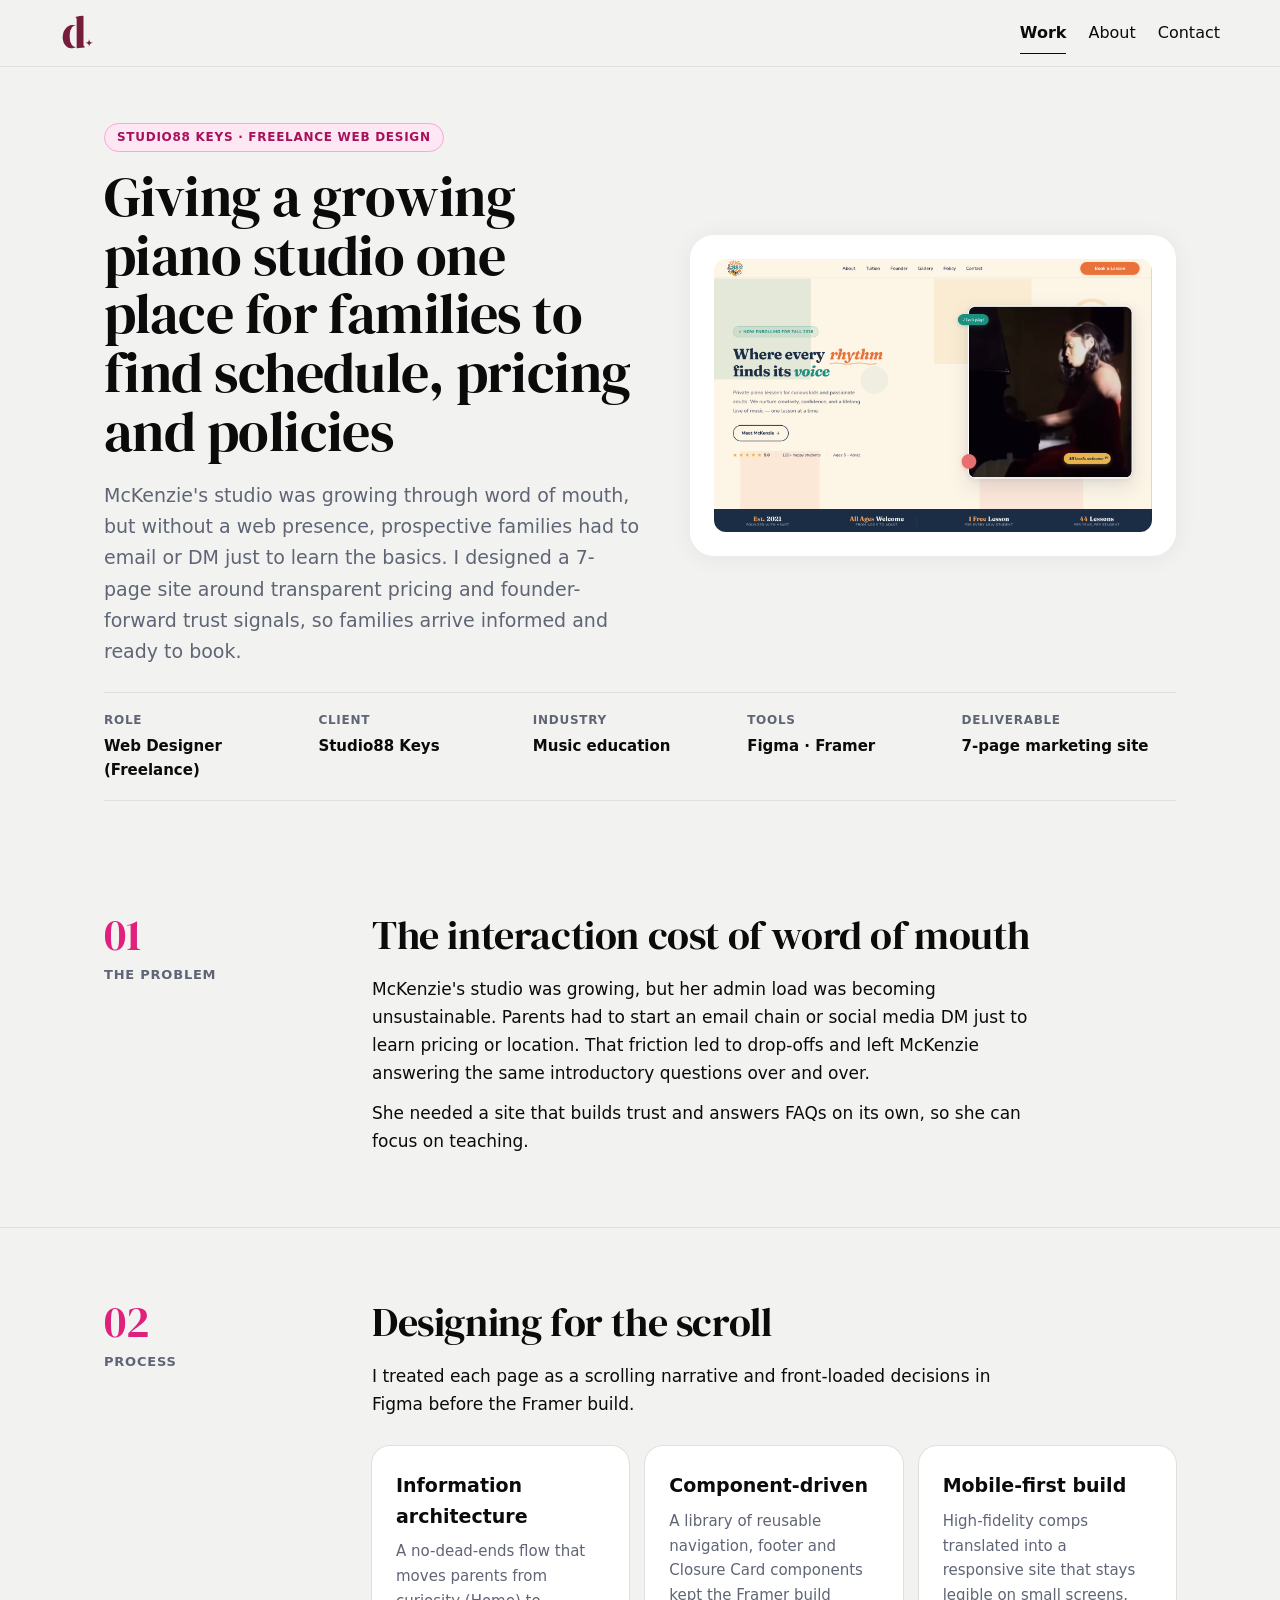
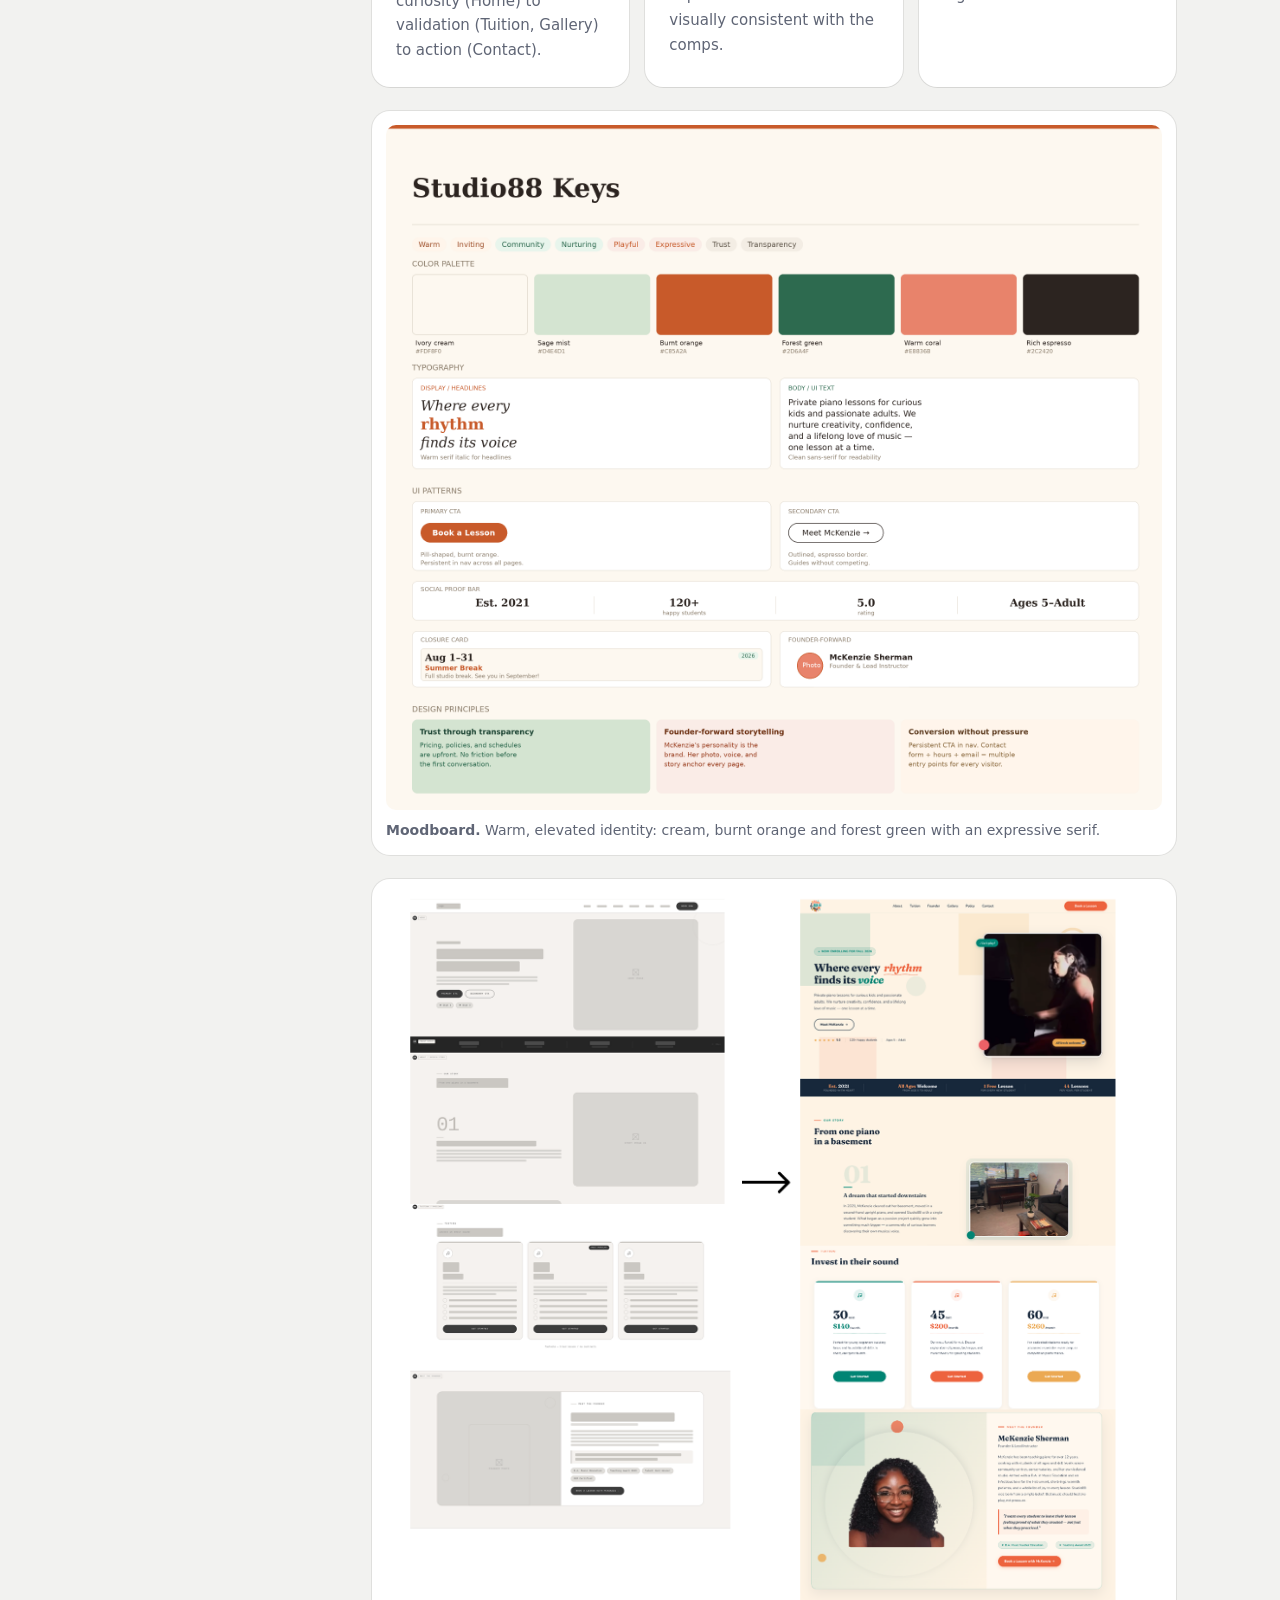
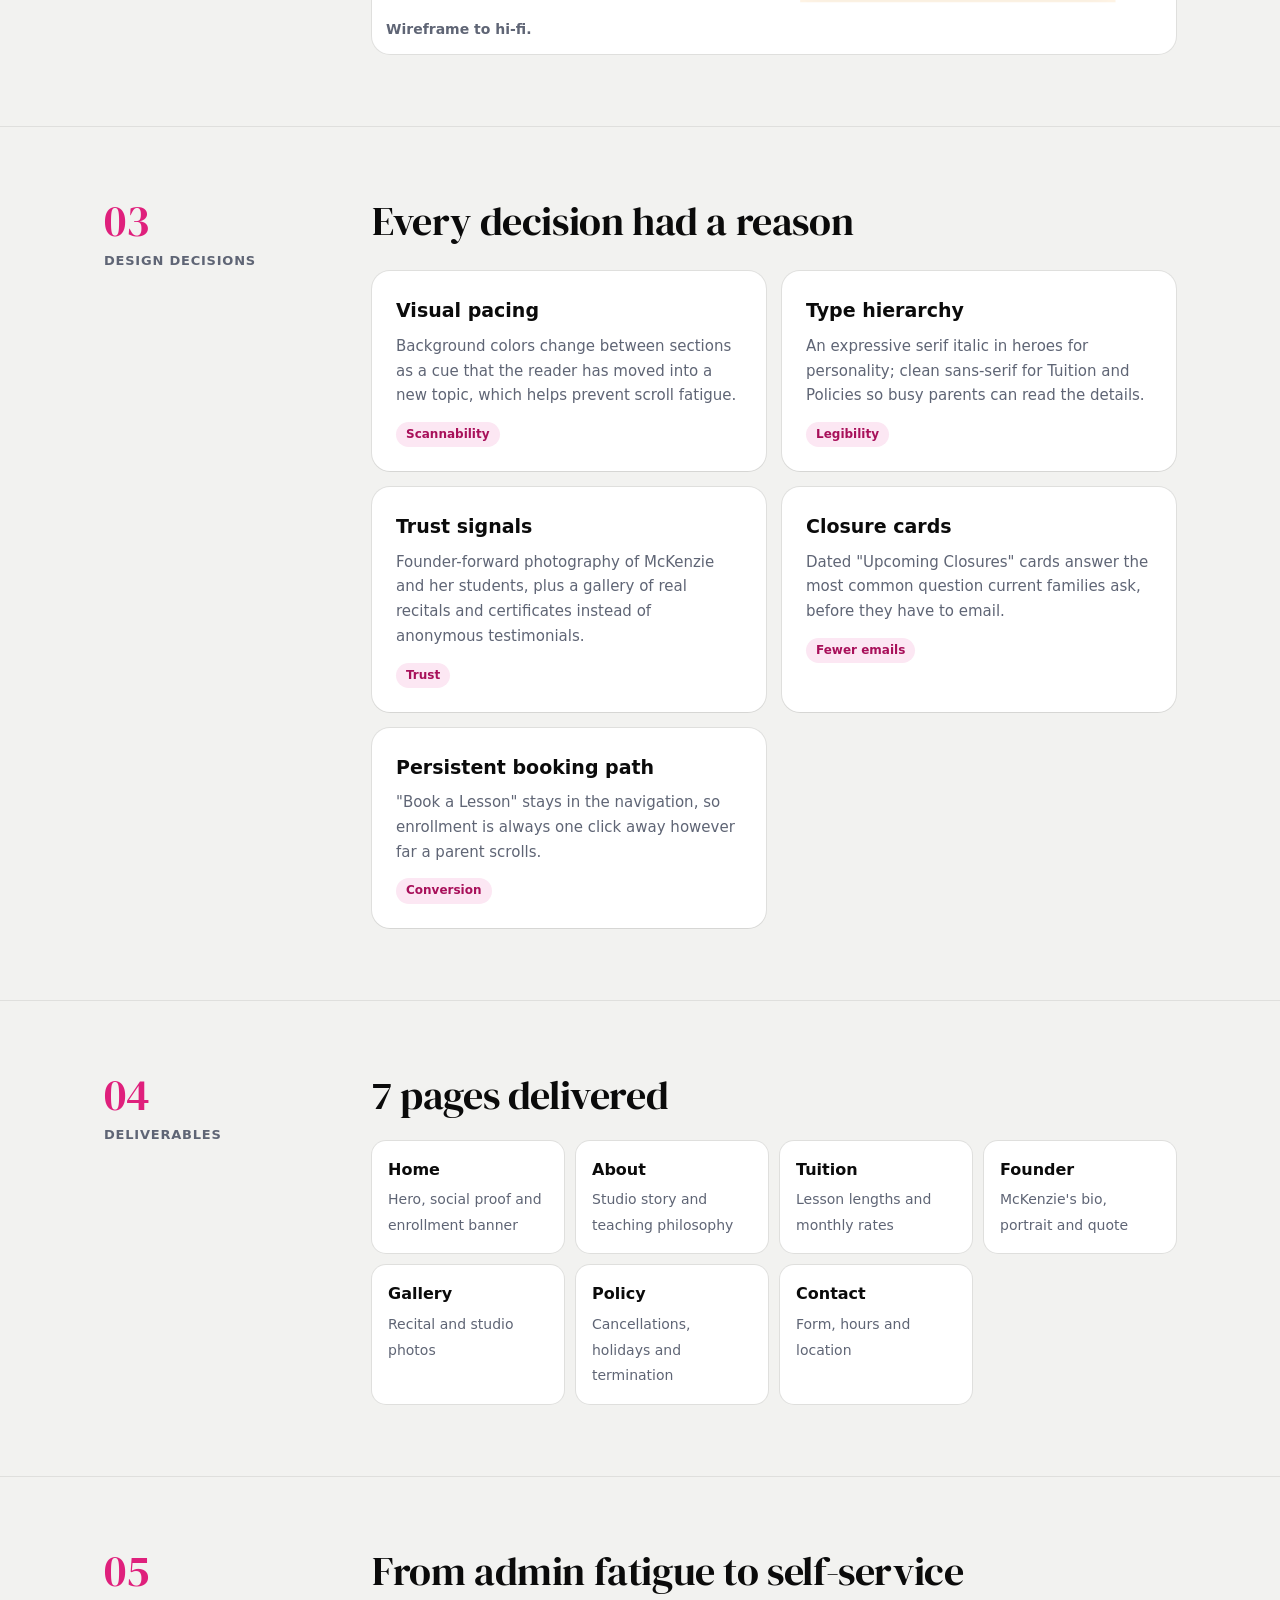
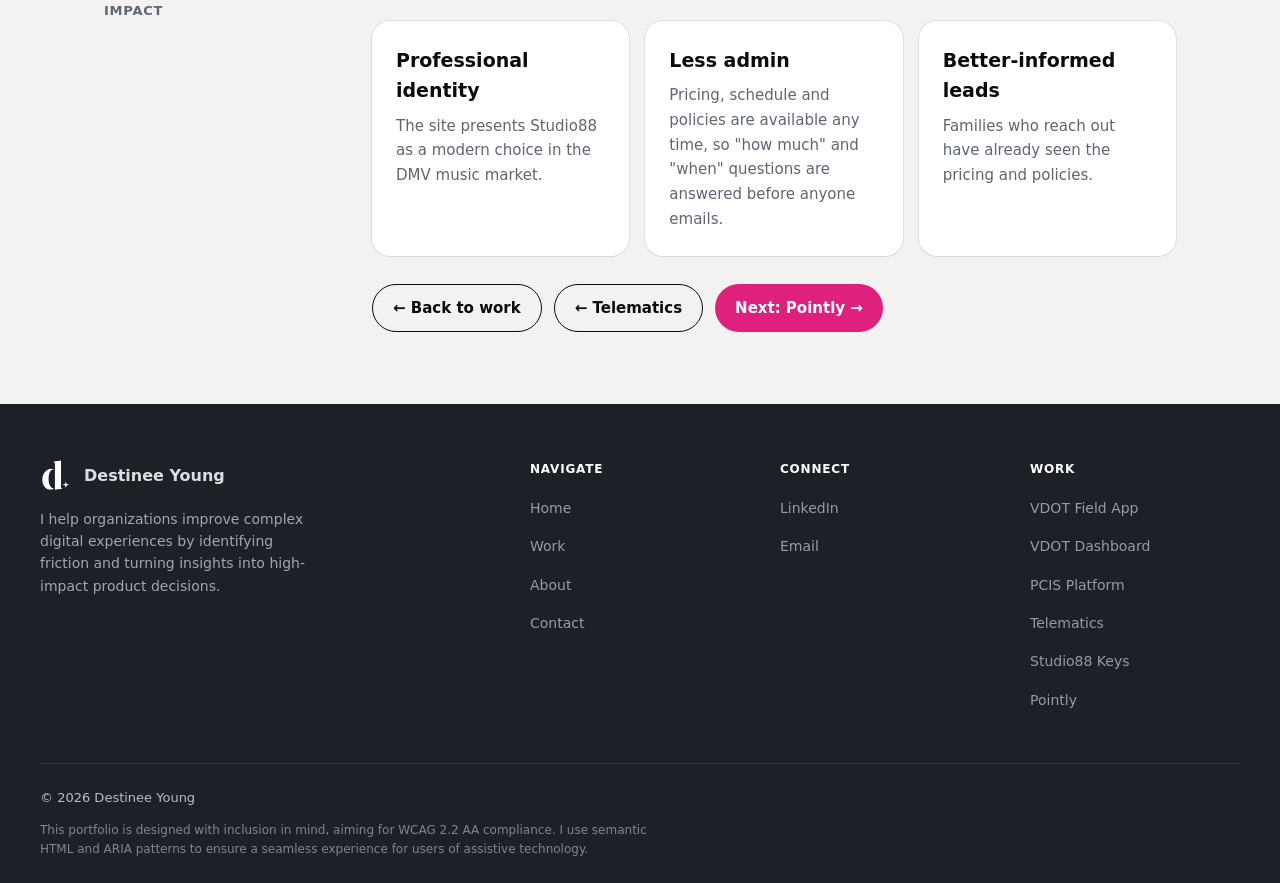
<file: studio88.html>
<!doctype html>
<html lang="en">
  <head>
    <meta charset="UTF-8" />
    <meta name="viewport" content="width=device-width, initial-scale=1.0" />
    <title>Studio88 Keys, Freelance Web Design | Destinee Young</title>
    <link rel="icon" type="image/png" href="favicon/favicon-48x48.png" />
    <script
      async
      src="https://www.googletagmanager.com/gtag/js?id=G-34V535KX45"
    ></script>
    <script>
      window.dataLayer = window.dataLayer || [];
      function gtag() {
        dataLayer.push(arguments);
      }
      gtag("js", new Date());
      gtag("config", "G-34V535KX45");
    </script>
    <link rel="shortcut icon" href="favicon/favicon.ico" />
    <link
      rel="apple-touch-icon"
      sizes="180x180"
      href="favicon/apple-touch-icon.png"
    />
    <link rel="preconnect" href="https://fonts.googleapis.com" />
    <link rel="preconnect" href="https://fonts.gstatic.com" crossorigin />
    <link
      href="https://fonts.googleapis.com/css2?family=DM+Serif+Display:ital@0;1&display=swap"
      rel="stylesheet"
    />
    <style>
      :root {
        --bg: #f2f2f0;
        --text: #0b0b0b;
        --muted: #5f6575;
        --line: rgba(0, 0, 0, 0.08);
        --card: #ffffff;
        --accent: #df207c;
        --pink: #df207c;
        --pink-light: #fce7f3;
        --pink-dark: #a8105a;
        --pink-border: #f9a8d4;
        --green: #4ade80;
        --green-light: #f0fdf4;
        --green-dark: #166534;
        --green-border: #bbf7d0;
      }
      /* Logo pink tint */
      .brand img {
        filter: brightness(0) saturate(100%) invert(18%) sepia(89%)
          saturate(1100%) hue-rotate(306deg) brightness(84%);
      }
      .footer-brand img {
        filter: brightness(0) invert(1);
      }
      * {
        box-sizing: border-box;
        margin: 0;
        padding: 0;
      }
      html,
      body {
        height: 100%;
      }
      body {
        font-family:
          -apple-system, BlinkMacSystemFont, "Segoe UI", Roboto, Inter,
          system-ui, sans-serif;
        background: var(--bg);
        color: var(--text);
        line-height: 1.6;
      }
      a {
        color: var(--accent);
        text-decoration: none;
      }
      a:focus-visible,
      button:focus-visible {
        outline: 2px solid #000;
        outline-offset: 2px;
      }
      h1,
      h2 {
        font-family: "DM Serif Display", Georgia, serif;
        font-weight: 400;
      }

      /* Nav */
      nav {
        position: sticky;
        top: 0;
        z-index: 50;
        background: var(--bg);
        border-bottom: 1px solid var(--line);
      }
      .nav-inner {
        max-width: 1200px;
        margin: 0 auto;
        padding: 14px 20px;
        display: flex;
        align-items: center;
        justify-content: space-between;
        gap: 16px;
      }
      .brand img {
        height: 36px;
      }
      .nav-links {
        display: flex;
        gap: 22px;
        align-items: center;
      }
      .nav-links a {
        position: relative;
        padding: 6px 0;
        color: var(--text);
      }
      .nav-links a::after {
        content: "";
        position: absolute;
        left: 0;
        bottom: -2px;
        height: 1px;
        width: 0;
        background: var(--text);
        transition: width 0.2s ease;
      }
      .nav-links a:hover::after,
      .nav-links a:focus-visible::after {
        width: 100%;
      }
      .nav-links a[aria-current="page"] {
        font-weight: 600;
      }
      .nav-links a[aria-current="page"]::after {
        width: 100%;
      }
      .mobile-menu a[aria-current="page"] {
        font-weight: 600;
      }
      .btn {
        display: inline-flex;
        align-items: center;
        gap: 8px;
        background: var(--accent);
        color: #fff;
        border: 1px solid var(--accent);
        padding: 12px 16px;
        border-radius: 10px;
        font-weight: 600;
        min-height: 48px;
      }

      /* Outcome banner */
      .outcome-banner {
        background: #fce7f3;
        border-bottom: 1px solid #f9a8d4;
        padding: 18px 5%;
      }
      .outcome-banner-inner {
        max-width: 1200px;
        margin: 0 auto;
        display: flex;
        gap: 32px;
        align-items: center;
        flex-wrap: wrap;
      }
      .outcome-stat {
        display: flex;
        flex-direction: column;
        gap: 6px;
        flex: 1;
        min-width: 200px;
      }
      .outcome-stat .number {
        font-size: 11px;
        font-weight: 700;
        text-transform: uppercase;
        letter-spacing: 0.5px;
        color: #a8105a;
      }
      .outcome-stat .label {
        font-size: 14px;
        color: #531034;
        font-weight: 400;
        line-height: 1.55;
      }
      .outcome-divider {
        width: 1px;
        align-self: stretch;
        background: #f9a8d4;
        flex-shrink: 0;
      }

      /* Hero */
      .hero {
        padding: 40px 5% 20px;
      }
      .hero h1 {
        font-size: clamp(26px, 4.5vw, 38px);
        line-height: 1.15;
        font-weight: 600;
        margin-bottom: 12px;
        max-width: 900px;
      }
      .hero p {
        color: var(--muted);
        font-size: clamp(15px, 2vw, 17px);
        max-width: 820px;
      }

      /* Meta bar */
      .project-meta {
        background: #fff;
        border: 1px solid var(--line);
        border-radius: 16px;
        padding: 20px 24px;
        margin: 24px auto;
        display: grid;
        grid-template-columns: repeat(auto-fit, minmax(0, 1fr));
        gap: 12px;
        max-width: 1160px;
        box-shadow: 0 2px 8px rgba(0, 0, 0, 0.04);
        justify-content: center;
      }
      .meta-item {
        display: flex;
        flex-direction: column;
        gap: 4px;
        align-items: center;
        text-align: center;
      }
      .meta-label {
        font-size: 11px;
        font-weight: 700;
        text-transform: uppercase;
        letter-spacing: 0.5px;
        color: var(--muted);
      }
      .meta-value {
        font-size: 15px;
        font-weight: 600;
        color: var(--text);
      }

      /* Sections, scrapbook card */
      .project-section {
        background: #fff;
        border-radius: 20px;
        margin: 0 2% 28px;
        padding: 36px 44px;
        box-shadow:
          0 2px 12px rgba(0, 0, 0, 0.05),
          0 0 0 1px rgba(0, 0, 0, 0.03);
        opacity: 0;
        transform: translateY(20px);
        transition:
          opacity 0.5s ease,
          transform 0.5s ease,
          box-shadow 0.3s ease;
      }
      .project-section.visible {
        opacity: 1;
        transform: translateY(0);
      }
      .project-section:hover {
        box-shadow:
          0 6px 24px rgba(0, 0, 0, 0.08),
          0 0 0 1px rgba(0, 0, 0, 0.03);
      }
      .project-section > p,
      .project-section > ul,
      .project-section > h2,
      .project-section > h3 {
        max-width: 720px;
      }
      .project-section h2 {
        font-size: clamp(20px, 2.6vw, 26px);
        margin-bottom: 16px;
        font-weight: 600;
      }
      .project-section h3 {
        font-size: clamp(17px, 2vw, 20px);
        margin: 24px 0 10px;
        font-weight: 600;
      }
      .project-section p,
      .project-section ul {
        color: var(--text);
        line-height: 1.75;
        font-size: 15px;
      }
      .project-section ul {
        padding-left: 1.5rem;
        margin: 12px 0;
      }
      .project-section li {
        margin-bottom: 10px;
      }
      .project-section p + p {
        margin-top: 14px;
      }

      /* Section tag, sticker style */
      .section-tag {
        display: inline-block;
        font-size: 11px;
        font-weight: 700;
        text-transform: uppercase;
        letter-spacing: 0.5px;
        color: var(--pink-dark);
        background: var(--pink-light);
        border: 1px solid var(--pink-border);
        border-radius: 999px;
        padding: 3px 10px;
        margin-bottom: 12px;
        transform: rotate(-1.5deg);
        box-shadow: 0 2px 6px rgba(0, 0, 0, 0.08);
        transition: transform 0.2s cubic-bezier(0.34, 1.56, 0.64, 1);
      }
      .section-tag:hover {
        transform: rotate(0deg) scale(1.06);
      }
      .section-tag.green {
        color: var(--green-dark);
        background: var(--green-light);
        border-color: var(--green-border);
      }

      /* Design decision cards */
      .design-decision {
        border: 1px solid var(--line);
        border-radius: 14px;
        background: #fbfbfb;
        padding: 18px 20px;
        margin: 16px 0;
        transition:
          transform 0.25s ease,
          box-shadow 0.25s ease;
      }
      .design-decision:hover,
      .design-decision:focus-within {
        transform: translateY(-3px) rotate(0.4deg);
        box-shadow: 0 8px 24px rgba(0, 0, 0, 0.09);
      }
      .design-decision h3,
      .design-decision h4 {
        font-size: 15px;
        margin-bottom: 10px;
        font-weight: 600;
      }
      .design-decision p {
        margin-bottom: 10px;
        font-size: 15px;
      }
      .design-decision p:last-child {
        margin-bottom: 0;
      }

      /* Media */
      .media-tape {
        position: relative;
        padding-top: 14px;
      }
      .media-well {
        width: 100%;
        max-width: 900px;
        aspect-ratio: 16/9;
        background: #f8f8f8;
        border: 1px solid var(--line);
        border-radius: 12px;
        display: flex;
        align-items: center;
        justify-content: center;
        overflow: hidden;
        padding: 10px;
        margin: 16px auto 0;
      }
      .media-well img {
        width: 100%;
        height: 100%;
        object-fit: contain;
        border-radius: 8px;
      }

      /* Pages grid */
      .pages-grid {
        display: grid;
        grid-template-columns: repeat(auto-fit, minmax(200px, 1fr));
        gap: 14px;
        margin-top: 20px;
      }
      .page-card {
        background: #fff;
        border: 1px solid var(--line);
        border-radius: 12px;
        padding: 16px 18px;
      }
      .page-card strong {
        font-size: 14px;
        font-weight: 600;
        display: block;
        margin-bottom: 4px;
      }
      .page-card span {
        font-size: 13px;
        color: var(--muted);
        line-height: 1.5;
      }

      /* Image placeholders */
      .img-placeholder {
        width: 100%;
        border-radius: 12px;
        background: linear-gradient(135deg, #f0f0ee 0%, #e8e8e6 100%);
        border: 2px dashed rgba(0, 0, 0, 0.1);
        display: flex;
        flex-direction: column;
        align-items: center;
        justify-content: center;
        gap: 6px;
        padding: 48px 24px;
        color: var(--muted);
        text-align: center;
        margin: 20px 0;
      }
      .ph-label {
        font-size: 13px;
        font-weight: 700;
        text-transform: uppercase;
        letter-spacing: 0.6px;
        color: var(--text);
        opacity: 0.5;
      }
      .ph-hint {
        font-size: 12px;
        color: var(--muted);
      }
      .ph-icon {
        font-size: 22px;
        opacity: 0.25;
        margin-bottom: 4px;
        line-height: 1;
      }
      .proto-grid {
        display: grid;
        grid-template-columns: 1fr 1fr;
        gap: 16px;
        margin: 20px 0;
      }
      .proto-grid .img-placeholder {
        margin: 0;
      }
      .proto-step-label {
        font-size: 11px;
        font-weight: 700;
        text-transform: uppercase;
        letter-spacing: 0.5px;
        color: var(--muted);
        margin-bottom: 8px;
      }
      @media (max-width: 640px) {
        .proto-grid {
          grid-template-columns: 1fr;
        }
      }

      /* Case nav */
      .case-nav {
        display: flex;
        gap: 10px;
        flex-wrap: wrap;
        margin-top: 24px;
      }
      .case-nav a {
        border: 1px solid var(--text);
        border-radius: 10px;
        padding: 10px 14px;
        font-weight: 700;
      }
      .case-nav a.primary {
        background: var(--accent);
        color: #fff;
      }
      .case-nav a.secondary {
        background: transparent;
        color: var(--text);
      }

      /* Footer */
      footer {
        background: #1e2028;
        border-top: none;
        padding: 56px 20px 24px;
        color: rgba(255, 255, 255, 0.85);
      }
      .footer-brand p {
        color: rgba(255, 255, 255, 0.6) !important;
      }
      .footer-content {
        max-width: 1200px;
        margin: 0 auto;
      }
      .footer-grid {
        display: grid;
        grid-template-columns: 1.2fr 2fr;
        gap: 64px;
        padding-bottom: 40px;
        border-bottom: 1px solid rgba(255, 255, 255, 0.1);
      }
      .footer-brand {
        display: flex;
        flex-direction: column;
      }
      .footer-nav {
        display: grid;
        grid-template-columns: repeat(3, 1fr);
        gap: 40px;
      }
      .footer-col h4 {
        font-size: 12px;
        font-weight: 700;
        text-transform: uppercase;
        letter-spacing: 0.8px;
        margin: 0 0 14px;
        color: #fff;
      }
      .footer-col ul {
        list-style: none;
        margin: 0;
        padding: 0;
      }
      .footer-col li {
        margin-bottom: 8px;
      }
      .footer-col a {
        color: rgba(255, 255, 255, 0.55);
        font-size: 14px;
        transition: color 0.2s ease;
        display: block;
        padding: 4px 0;
      }
      .footer-col a:hover {
        color: #fff;
      }
      .footer-bottom {
        padding-top: 24px;
        color: rgba(255, 255, 255, 0.7);
        font-size: 13px;
      }

      /* Mobile nav */
      .mobile-nav {
        display: none;
      }
      .mobile-nav summary {
        list-style: none;
        cursor: pointer;
        padding: 8px 12px;
        min-height: 44px;
        display: flex;
        align-items: center;
        font-weight: 600;
        user-select: none;
      }
      .mobile-nav summary::-webkit-details-marker {
        display: none;
      }
      .mobile-menu {
        position: absolute;
        top: 100%;
        left: 0;
        right: 0;
        background: #fff;
        border-bottom: 1px solid var(--line);
        box-shadow: 0 4px 12px rgba(0, 0, 0, 0.08);
      }
      .mobile-menu a {
        display: block;
        padding: 14px 20px;
        border-bottom: 1px solid var(--line);
        min-height: 48px;
      }
      .mobile-menu a:last-child {
        border-bottom: none;
      }

      @media (prefers-reduced-motion: reduce) {
        .project-section {
          opacity: 1 !important;
          transform: none !important;
          transition: box-shadow 0.3s ease !important;
        }
        .section-tag,
        .design-decision {
          transform: none !important;
          transition: none !important;
        }
        .section-tag:hover,
        .design-decision:hover {
          transform: none !important;
          box-shadow: none !important;
        }
      }
      @media (max-width: 900px) {
        .footer-grid {
          grid-template-columns: 1fr;
          gap: 40px;
        }
        .footer-nav {
          grid-template-columns: repeat(3, 1fr);
          gap: 32px;
        }
        .outcome-divider {
          display: none;
        }
        .project-section {
          margin: 0 1% 20px;
          padding: 28px 24px;
        }
      }
      @media (max-width: 768px) {
        .nav-links {
          display: none;
        }
        .mobile-nav {
          display: block;
        }
        .project-meta {
          grid-template-columns: repeat(2, 1fr);
          gap: 16px;
        }
      }
      @media (max-width: 640px) {
        .footer-nav {
          grid-template-columns: 1fr;
          gap: 28px;
        }
        .footer-grid {
          gap: 32px;
        }
        .project-meta {
          grid-template-columns: 1fr;
        }
        .project-section {
          margin: 0 0 16px;
          border-radius: 16px;
          padding: 24px 20px;
        }
      }
      /* Cognitive load reduction, readability */
      .project-section p,
      .about-text p,
      .about-section p {
        line-height: 1.75;
        margin-bottom: 14px;
        max-width: 72ch;
      }
      .project-section ul,
      .about-text ul {
        max-width: 72ch;
        line-height: 1.75;
      }
      .project-section li {
        margin-bottom: 8px;
      }
      .design-decision {
        margin-bottom: 20px;
      }
      .skip-link {
        position: absolute;
        top: -40px;
        left: 0;
        background: #0b0b0b;
        color: #fff;
        padding: 8px 16px;
        font-weight: 600;
        font-size: 14px;
        text-decoration: none;
        z-index: 200;
        border-radius: 0 0 4px 0;
        transition: top 0.2s ease;
      }
      .a11y-statement {
        margin-top: 12px;
        font-size: 12px;
        color: rgba(255, 255, 255, 0.45);
        max-width: 640px;
        line-height: 1.6;
      }
      .skip-link:focus {
        top: 0;
        outline: 2px solid #fff;
        outline-offset: 2px;
      }
    </style>
      <link rel="stylesheet" href="css/case-study.css" />
  </head>
  <body>
    <a class="skip-link" href="#main-content">Skip to main content</a>
    <nav aria-label="Primary">
      <div class="nav-inner">
        <div class="brand">
          <a
            href="index.html"
            style="display: flex; align-items: center; gap: 12px"
          >
            <img src="logo/logo1.png" alt="DY monogram" />
          </a>
        </div>
        <div class="nav-links">
          <a href="index.html#projects" aria-current="page">Work</a>
          <a href="about.html">About</a>
          <a href="contact.html">Contact</a>
        </div>
        <details class="mobile-nav">
          <summary aria-label="Toggle menu">Menu</summary>
          <div class="mobile-menu">
            <a href="index.html#projects" aria-current="page">Work</a>
            <a href="about.html">About</a>
            <a href="contact.html">Contact</a>
          </div>
        </details>
      </div>
    </nav>

    <main id="main-content" class="cs">
      <header class="cs-hero">
        <div class="cs-wrap">
          <div>
            <span class="cs-pill">Studio88 Keys &middot; Freelance web design</span>
            <h1>Giving a growing piano studio one place for families to find schedule, pricing and policies</h1>
            <p class="cs-lead">McKenzie's studio was growing through word of mouth, but without a web presence, prospective families had to email or DM just to learn the basics. I designed a 7-page site around transparent pricing and founder-forward trust signals, so families arrive informed and ready to book.</p>
          </div>
          <div class="cs-hero-img"><img src="imgs/studio88.png" alt="Studio88 Keys homepage and interior pages showing the hero section, lesson pricing cards, instructor bio, and enrollment call-to-action" /></div>
        </div>
        <div class="cs-wrap">
          <dl class="cs-facts"><div><dt>Role</dt><dd>Web Designer (Freelance)</dd></div><div><dt>Client</dt><dd>Studio88 Keys</dd></div><div><dt>Industry</dt><dd>Music education</dd></div><div><dt>Tools</dt><dd>Figma &middot; Framer</dd></div><div><dt>Deliverable</dt><dd>7-page marketing site</dd></div></dl>
        </div>
      </header>

      <section class="cs-sec">
        <div class="cs-wrap">
          <div class="cs-label"><div class="cs-num">01</div><span>The problem</span></div>
          <div>
            <h2>The interaction cost of word of mouth</h2>

            <p>McKenzie's studio was growing, but her admin load was becoming unsustainable. Parents had to start an email chain or social media DM just to learn pricing or location. That friction led to drop-offs and left McKenzie answering the same introductory questions over and over.</p>
            <p>She needed a site that builds trust and answers FAQs on its own, so she can focus on teaching.</p>
          </div>
        </div>
      </section>

      <section class="cs-sec">
        <div class="cs-wrap">
          <div class="cs-label"><div class="cs-num">02</div><span>Process</span></div>
          <div>
            <h2>Designing for the scroll</h2>

            <p>I treated each page as a scrolling narrative and front-loaded decisions in Figma before the Framer build.</p>
            <div class="cs-grid3">
              <div class="cs-card"><h3>Information architecture</h3><p>A no-dead-ends flow that moves parents from curiosity (Home) to validation (Tuition, Gallery) to action (Contact).</p></div>
              <div class="cs-card"><h3>Component-driven</h3><p>A library of reusable navigation, footer and Closure Card components kept the Framer build visually consistent with the comps.</p></div>
              <div class="cs-card"><h3>Mobile-first build</h3><p>High-fidelity comps translated into a responsive site that stays legible on small screens.</p></div>
            </div>
            <div class="cs-shots one"><figure><img src="imgs/studio88_moodboard.png" alt="Studio88 Keys moodboard with typefaces, color swatches and reference imagery" loading="lazy" /><figcaption><b>Moodboard.</b> Warm, elevated identity: cream, burnt orange and forest green with an expressive serif.</figcaption></figure></div>
            <div class="cs-shots one"><figure><img src="imgs/Wireframe.png" alt="Wireframes next to the high-fidelity design for Studio88 Keys" loading="lazy" /><figcaption><b>Wireframe to hi-fi.</b></figcaption></figure></div>
          </div>
        </div>
      </section>

      <section class="cs-sec">
        <div class="cs-wrap">
          <div class="cs-label"><div class="cs-num">03</div><span>Design decisions</span></div>
          <div>
            <h2>Every decision had a reason</h2>

            <div class="cs-grid2">
              <div class="cs-card"><h3>Visual pacing</h3><p>Background colors change between sections as a cue that the reader has moved into a new topic, which helps prevent scroll fatigue.</p><span class="cs-why">Scannability</span></div>
              <div class="cs-card"><h3>Type hierarchy</h3><p>An expressive serif italic in heroes for personality; clean sans-serif for Tuition and Policies so busy parents can read the details.</p><span class="cs-why">Legibility</span></div>
              <div class="cs-card"><h3>Trust signals</h3><p>Founder-forward photography of McKenzie and her students, plus a gallery of real recitals and certificates instead of anonymous testimonials.</p><span class="cs-why">Trust</span></div>
              <div class="cs-card"><h3>Closure cards</h3><p>Dated "Upcoming Closures" cards answer the most common question current families ask, before they have to email.</p><span class="cs-why">Fewer emails</span></div>
              <div class="cs-card"><h3>Persistent booking path</h3><p>"Book a Lesson" stays in the navigation, so enrollment is always one click away however far a parent scrolls.</p><span class="cs-why">Conversion</span></div>
            </div>
          </div>
        </div>
      </section>

      <section class="cs-sec">
        <div class="cs-wrap">
          <div class="cs-label"><div class="cs-num">04</div><span>Deliverables</span></div>
          <div>
            <h2>7 pages delivered</h2>

            <div class="cs-pages">
              <div><b>Home</b><span>Hero, social proof and enrollment banner</span></div>
              <div><b>About</b><span>Studio story and teaching philosophy</span></div>
              <div><b>Tuition</b><span>Lesson lengths and monthly rates</span></div>
              <div><b>Founder</b><span>McKenzie's bio, portrait and quote</span></div>
              <div><b>Gallery</b><span>Recital and studio photos</span></div>
              <div><b>Policy</b><span>Cancellations, holidays and termination</span></div>
              <div><b>Contact</b><span>Form, hours and location</span></div>
            </div>
          </div>
        </div>
      </section>

      <section class="cs-sec" style="border-bottom:0">
        <div class="cs-wrap">
          <div class="cs-label"><div class="cs-num">05</div><span>Impact</span></div>
          <div>
            <h2>From admin fatigue to self-service</h2>

            <div class="cs-grid3">
              <div class="cs-card"><h3>Professional identity</h3><p>The site presents Studio88 as a modern choice in the DMV music market.</p></div>
              <div class="cs-card"><h3>Less admin</h3><p>Pricing, schedule and policies are available any time, so "how much" and "when" questions are answered before anyone emails.</p></div>
              <div class="cs-card"><h3>Better-informed leads</h3><p>Families who reach out have already seen the pricing and policies.</p></div>
            </div>
            <div class="cs-nav"><a class="secondary" href="index.html">&larr; Back to work</a><a class="secondary" href="telematics.html">&larr; Telematics</a><a class="primary" href="pointly.html">Next: Pointly &rarr;</a></div>
          </div>
        </div>
      </section>
    </main>

    <footer>
      <div class="footer-content">
        <div class="footer-grid">
          <div class="footer-brand">
            <div
              style="
                display: flex;
                align-items: center;
                gap: 12px;
                margin-bottom: 16px;
              "
            >
              <img
                src="logo/logo1.png"
                alt="DY monogram"
                style="height: 32px"
              />
              <span style="font-weight: 600; font-size: 16px"
                >Destinee Young</span
              >
            </div>
            <p
              style="
                color: var(--muted);
                font-size: 14px;
                line-height: 1.6;
                max-width: 280px;
              "
            >
              I help organizations improve complex digital experiences by
              identifying friction and turning insights into high-impact product
              decisions.
            </p>
          </div>
          <div class="footer-nav">
            <div class="footer-col">
              <h4>Navigate</h4>
              <ul>
                <li><a href="index.html">Home</a></li>
                <li>
                  <a href="index.html#projects" aria-current="page">Work</a>
                </li>
                <li><a href="about.html">About</a></li>
                <li><a href="contact.html">Contact</a></li>
              </ul>
            </div>
            <div class="footer-col">
              <h4>Connect</h4>
              <ul>
                <li>
                  <a
                    href="https://www.linkedin.com/in/destineeyoung/"
                    target="_blank"
                    rel="noopener noreferrer"
                    aria-label="LinkedIn (opens in new tab)"
                    >LinkedIn</a
                  >
                </li>
                <li><a href="mailto:destinee.young99@gmail.com">Email</a></li>
              </ul>
            </div>
            <div class="footer-col">
              <h4>Work</h4>
              <ul>
                <li><a href="vdot-mobile-app.html">VDOT Field App</a></li>
                <li><a href="vdot-dashboard.html">VDOT Dashboard</a></li>
                <li><a href="pcis-dashboard.html">PCIS Platform</a></li>
                <li><a href="telematics.html">Telematics</a></li>
                <li><a href="studio88.html">Studio88 Keys</a></li>
                <li><a href="pointly.html">Pointly</a></li>
              </ul>
            </div>
          </div>
        </div>
        <div class="footer-bottom">
          © <span id="year"></span> Destinee Young
        </div>
        <p class="a11y-statement">
          This portfolio is designed with inclusion in mind, aiming for WCAG 2.2
          AA compliance. I use semantic HTML and ARIA patterns to ensure a
          seamless experience for users of assistive technology.
        </p>
      </div>
    </footer>

    <script>
      document.getElementById("year").textContent = new Date().getFullYear();
      const io = new IntersectionObserver(
        (entries) =>
          entries.forEach((e) => {
            if (e.isIntersecting) {
              e.target.classList.add("visible");
              io.unobserve(e.target);
            }
          }),
        { threshold: 0.05 },
      );
      document
        .querySelectorAll(".project-section")
        .forEach((el) => io.observe(el));
      document.querySelectorAll(".mobile-nav").forEach((nav) => {
        nav.addEventListener("keydown", (e) => {
          if (e.key === "Escape" && nav.open) {
            nav.open = false;
            nav.querySelector("summary").focus();
          }
        });
        document.addEventListener("click", (e) => {
          if (nav.open && !nav.contains(e.target)) nav.open = false;
        });
      });
    </script>
  </body>
</html>
</file>
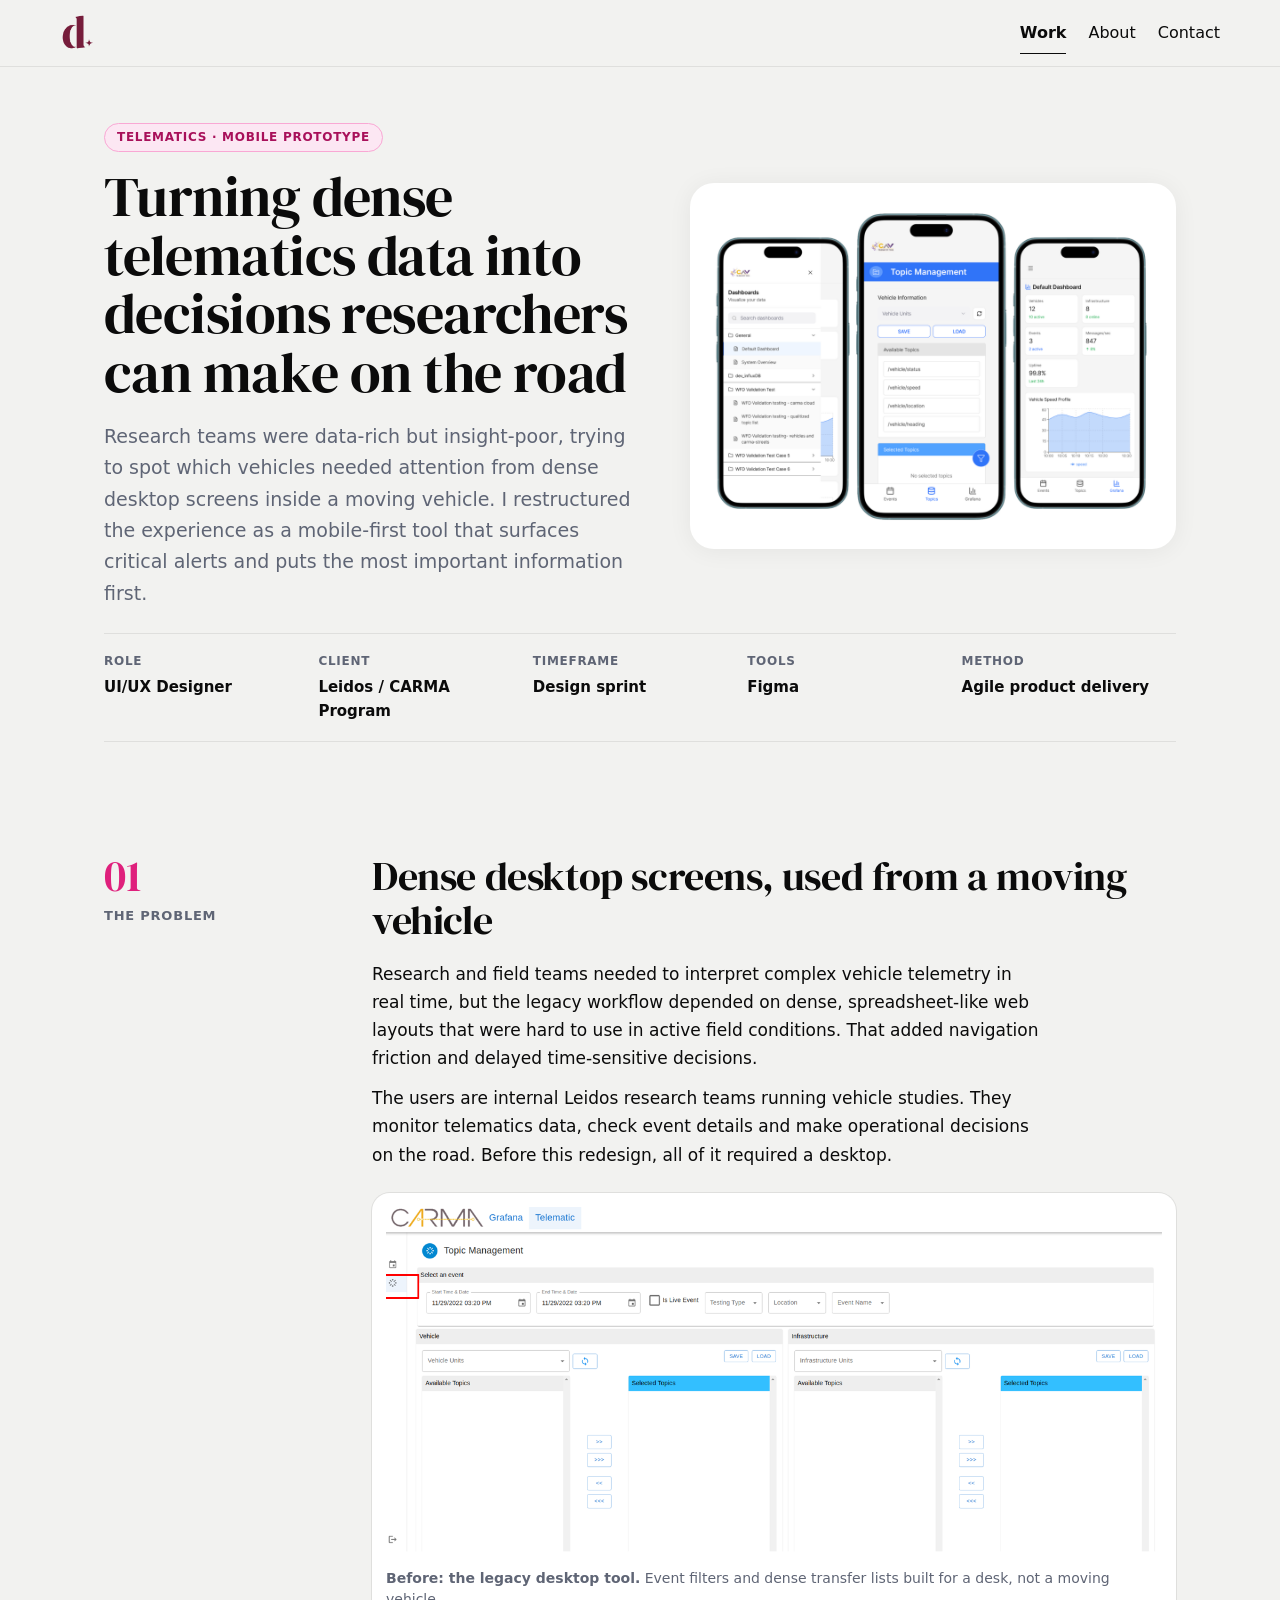
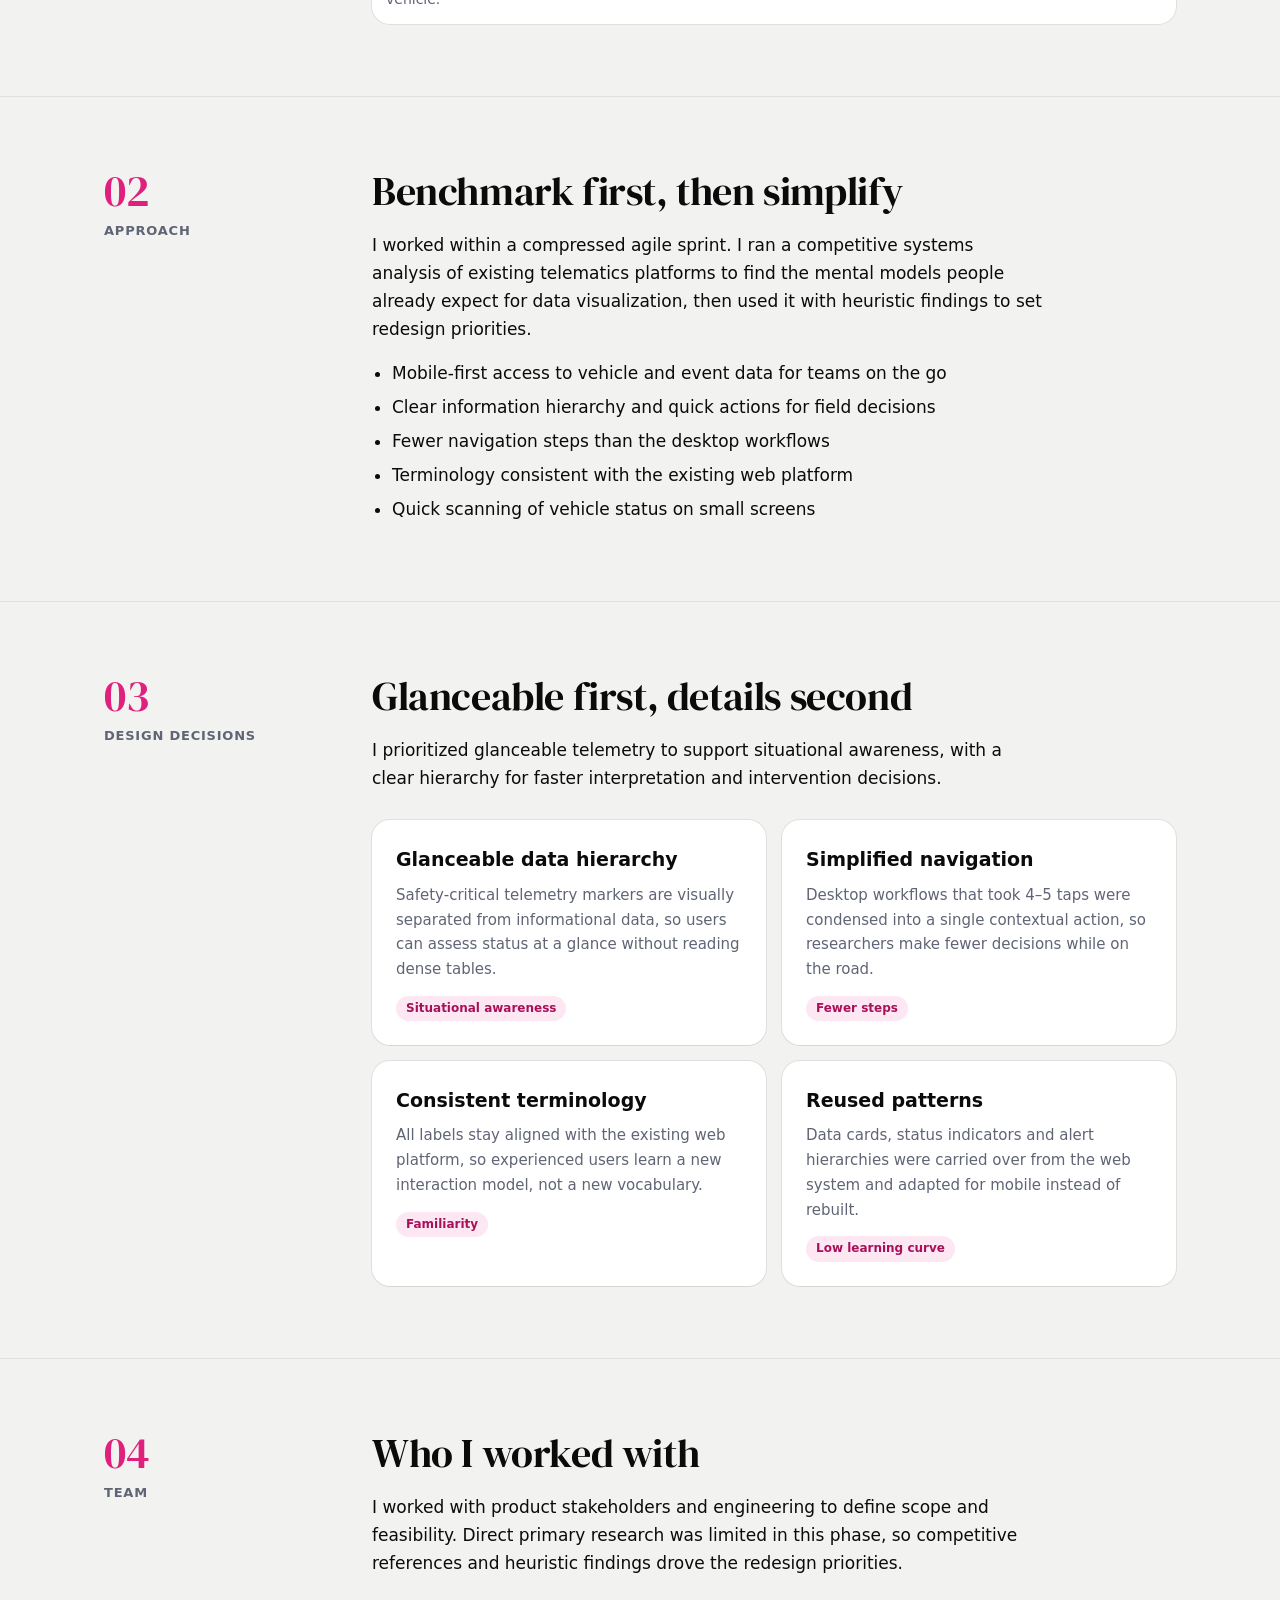
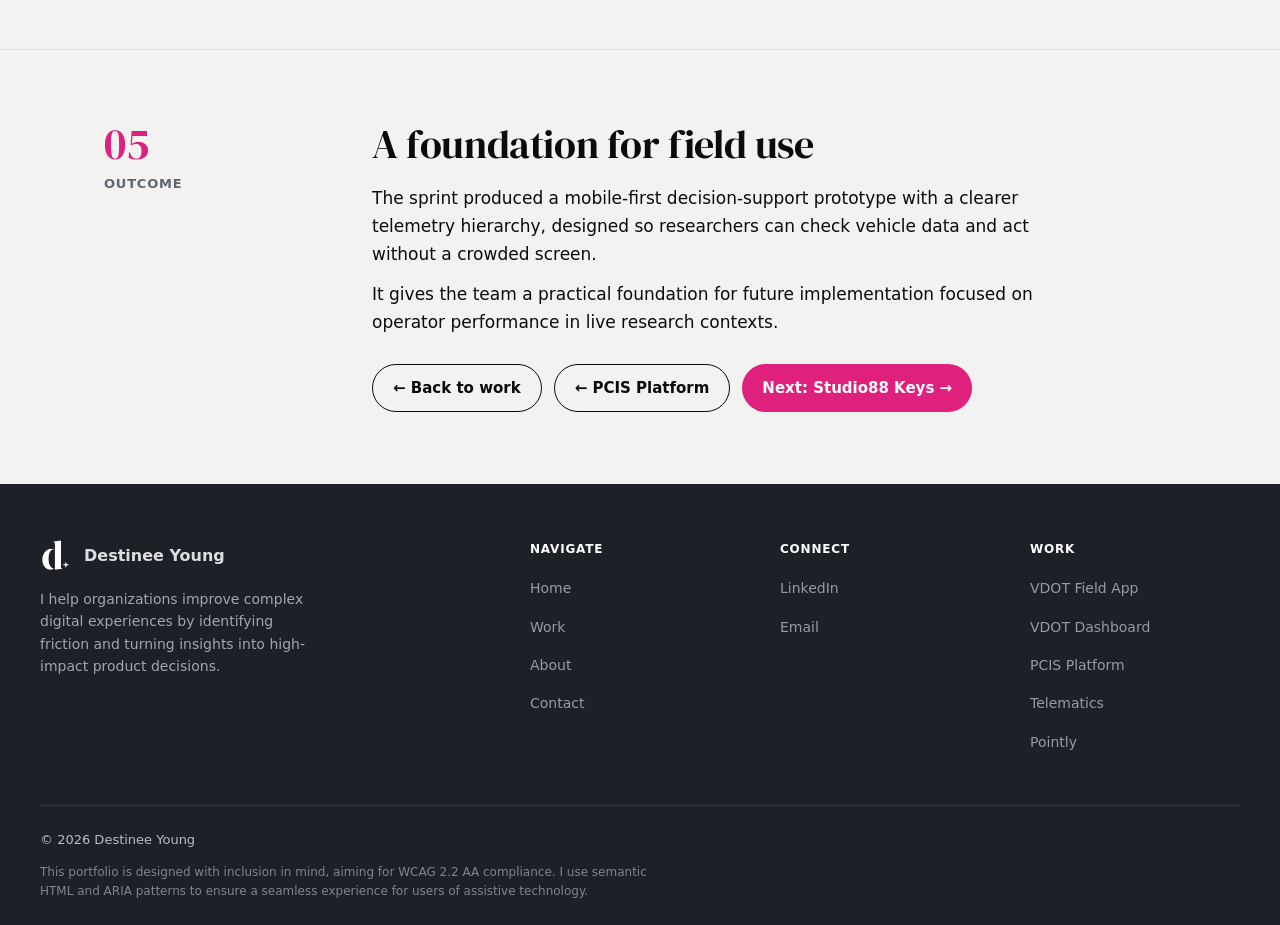
<file: telematics.html>
<!doctype html>
<html lang="en">
  <head>
    <meta charset="UTF-8" />
    <meta name="viewport" content="width=device-width, initial-scale=1.0" />
    <title>Telematics Mobile Prototype, Case Study | Destinee Young</title>
    <link rel="icon" type="image/png" href="favicon/favicon-48x48.png" />
    <script async src="https://www.googletagmanager.com/gtag/js?id=G-34V535KX45"></script>
    <script>
      window.dataLayer = window.dataLayer || [];
      function gtag() { dataLayer.push(arguments); }
      gtag("js", new Date());
      gtag("config", "G-34V535KX45");
    </script>
    <link rel="icon" type="image/svg+xml" href="favicon/favicon.svg" />
    <link rel="shortcut icon" href="favicon/favicon.ico" />
    <link rel="apple-touch-icon" sizes="180x180" href="favicon/apple-touch-icon.png" />
    <meta name="apple-mobile-web-app-title" content="Telematics" />
    <link rel="manifest" href="favicon/site.webmanifest" />
    <link rel="preconnect" href="https://fonts.googleapis.com">
    <link rel="preconnect" href="https://fonts.gstatic.com" crossorigin>
    <link href="https://fonts.googleapis.com/css2?family=DM+Serif+Display:ital@0;1&display=swap" rel="stylesheet">
    <style>
      :root {
        --bg: #F2F2F0;
        --text: #0b0b0b;
        --muted: #5f6575;
        --line: rgba(0, 0, 0, 0.08);
        --card: #ffffff;
        --accent: #DF207C;
        --pink: #DF207C;
        --pink-light: #fce7f3;
        --pink-dark: #a8105a;
        --pink-border: #f9a8d4;
        --green: #4ade80;
        --green-light: #f0fdf4;
        --green-dark: #166534;
        --green-border: #bbf7d0;
      }
      /* Logo pink tint */
      .brand img { filter: brightness(0) saturate(100%) invert(18%) sepia(89%) saturate(1100%) hue-rotate(306deg) brightness(84%); }
      .footer-brand img { filter: brightness(0) invert(1); }
      * { box-sizing: border-box; margin: 0; padding: 0; }
      html, body { height: 100%; }
      body {
        font-family: -apple-system, BlinkMacSystemFont, "Segoe UI", Roboto, Inter, system-ui, sans-serif;
        background: var(--bg);
        color: var(--text);
        line-height: 1.6;
      }
      a { color: var(--accent); text-decoration: none; }
      a:focus-visible, button:focus-visible { outline: 2px solid #000; outline-offset: 2px; }
      h1, h2 { font-family: 'DM Serif Display', Georgia, serif; font-weight: 400; }

      /* Nav */
      nav { position: sticky; top: 0; z-index: 50; background: var(--bg); border-bottom: 1px solid var(--line); }
      .nav-inner {
        max-width: 1200px; margin: 0 auto; padding: 14px 20px;
        display: flex; align-items: center; justify-content: space-between; gap: 16px;
      }
      .brand img { height: 36px; }
      .nav-links { display: flex; gap: 22px; align-items: center; }
      .nav-links a { position: relative; padding: 6px 0; color: var(--text); }
      .nav-links a::after {
        content: ""; position: absolute; left: 0; bottom: -2px;
        height: 1px; width: 0; background: var(--text); transition: width 0.2s ease;
      }
      .nav-links a:hover::after,
      .nav-links a:focus-visible::after { width: 100%; }
      .nav-links a[aria-current="page"] { font-weight: 600; }
      .nav-links a[aria-current="page"]::after { width: 100%; }
      .mobile-menu a[aria-current="page"] { font-weight: 600; }
      .btn {
        display: inline-flex; align-items: center; gap: 8px;
        background: var(--accent); color: #fff; border: 1px solid var(--accent);
        padding: 12px 16px; border-radius: 10px; font-weight: 600; min-height: 48px;
      }

      /* Outcome banner */
      .outcome-banner { background: #fce7f3; border-bottom: 1px solid #f9a8d4; padding: 18px 5%; }
      .outcome-banner-inner {
        max-width: 1200px; margin: 0 auto;
        display: flex; gap: 32px; align-items: center; flex-wrap: wrap;
      }
      .outcome-stat { display: flex; flex-direction: column; gap: 6px; flex: 1; min-width: 200px; }
      .outcome-stat .number { font-size: 11px; font-weight: 700; text-transform: uppercase; letter-spacing: 0.5px; color: #a8105a; }
      .outcome-stat .label { font-size: 14px; color: #531034; font-weight: 400; line-height: 1.55; }
      .outcome-divider { width: 1px; align-self: stretch; background: #f9a8d4; flex-shrink: 0; }

      /* Hero */
      .hero { padding: 40px 5% 20px; }
      .hero h1 { font-size: clamp(26px, 4.5vw, 38px); line-height: 1.15; font-weight: 600; margin-bottom: 12px; max-width: 900px; }
      .hero p { color: var(--muted); font-size: clamp(15px, 2vw, 17px); max-width: 820px; }

      /* Meta bar */
      .project-meta {
        background: #fff; border: 1px solid var(--line); border-radius: 16px;
        padding: 20px 24px; margin: 24px auto;
        display: grid; grid-template-columns: repeat(auto-fit, minmax(0, 1fr));
        gap: 12px; max-width: 1160px;
        box-shadow: 0 2px 8px rgba(0,0,0,0.04); justify-content: center;
      }
      .meta-item { display: flex; flex-direction: column; gap: 4px; align-items: center; text-align: center; }
      .meta-label { font-size: 11px; font-weight: 700; text-transform: uppercase; letter-spacing: 0.5px; color: var(--muted); }
      .meta-value { font-size: 15px; font-weight: 600; color: var(--text); }

      /* Sections, scrapbook card */
      .project-section {
        background: #fff; border-radius: 20px;
        margin: 0 2% 28px; padding: 36px 44px;
        box-shadow: 0 2px 12px rgba(0,0,0,0.05), 0 0 0 1px rgba(0,0,0,0.03);
        opacity: 0; transform: translateY(20px);
        transition: opacity 0.5s ease, transform 0.5s ease, box-shadow 0.3s ease;
      }
      .project-section.visible { opacity: 1; transform: translateY(0); }
      .project-section:hover { box-shadow: 0 6px 24px rgba(0,0,0,0.08), 0 0 0 1px rgba(0,0,0,0.03); }
      .project-section > p, .project-section > ul, .project-section > h2, .project-section > h3 { max-width: 720px; }
      .project-section h2 { font-size: clamp(20px, 2.6vw, 26px); margin-bottom: 16px; font-weight: 600; }
      .project-section h3 { font-size: clamp(17px, 2vw, 20px); margin: 24px 0 10px; font-weight: 600; }
      .project-section p, .project-section ul { color: var(--text); line-height: 1.75; font-size: 15px; }
      .project-section ul { padding-left: 1.5rem; margin: 12px 0; }
      .project-section li { margin-bottom: 10px; }
      .project-section p + p { margin-top: 14px; }

      /* Section tag, sticker style */
      .section-tag {
        display: inline-block; font-size: 11px; font-weight: 700; text-transform: uppercase;
        letter-spacing: 0.5px; color: var(--pink-dark);
        background: var(--pink-light); border: 1px solid var(--pink-border);
        border-radius: 999px; padding: 3px 10px; margin-bottom: 12px;
        transform: rotate(-1.5deg); box-shadow: 0 2px 6px rgba(0,0,0,0.08);
        transition: transform 0.2s cubic-bezier(0.34, 1.56, 0.64, 1);
      }
      .section-tag:hover { transform: rotate(0deg) scale(1.06); }
      .section-tag.green { color: var(--green-dark); background: var(--green-light); border-color: var(--green-border); }

      /* Design decision cards */
      .design-decision {
        border: 1px solid var(--line); border-radius: 14px; background: #fbfbfb;
        padding: 18px 20px; margin: 16px 0;
        transition: transform 0.25s ease, box-shadow 0.25s ease;
      }
      .design-decision:hover,
      .design-decision:focus-within { transform: translateY(-3px) rotate(0.4deg); box-shadow: 0 8px 24px rgba(0,0,0,0.09); }
      .design-decision h3, .design-decision h4 { font-size: 15px; margin-bottom: 10px; font-weight: 600; }
      .design-decision p { margin-bottom: 10px; font-size: 15px; }
      .design-decision p:last-child { margin-bottom: 0; }

      /* Media */
      .media-tape { position: relative; padding-top: 14px; }
      .media-tape.green-tape::before {
        content: ""; position: absolute; top: 0; left: 50%;
        transform: translateX(-50%) rotate(-2deg);
        width: 60px; height: 16px; background: rgba(187, 247, 208, 0.9);
        border-radius: 3px; box-shadow: 0 1px 4px rgba(0,0,0,0.1);
      }
      .media-well {
        width: 100%; max-width: 900px; aspect-ratio: 16/9;
        background: #f8f8f8; border: 1px solid var(--line); border-radius: 12px;
        display: flex; align-items: center; justify-content: center;
        overflow: hidden; padding: 10px; margin: 16px auto 0;
      }
      .media-well.tall { aspect-ratio: 4/3; }
      .media-well img { width: 100%; height: 100%; object-fit: contain; border-radius: 8px; }

      /* Web context box */
      .web-context {
        margin-top: 18px; padding: 18px; background: #fafafa;
        border: 1px solid var(--line); border-radius: 14px;
      }
      .web-grid { display: grid; grid-template-columns: repeat(auto-fit, minmax(220px, 1fr)); gap: 14px; }
      .web-shot {
        background: #fff; border: 1px solid var(--line); border-radius: 12px; padding: 10px;
        display: flex; align-items: center; justify-content: center;
        transition: transform 0.15s ease, box-shadow 0.15s ease;
      }
      .web-shot:hover,
      .web-shot:focus-within { transform: translateY(-2px); box-shadow: 0 10px 22px rgba(0,0,0,0.06); }
      .web-shot img { width: 100%; height: auto; object-fit: contain; border-radius: 8px; display: block; }

      /* Case nav */
      .case-nav { display: flex; gap: 10px; flex-wrap: wrap; margin-top: 24px; }
      .case-nav a { border: 1px solid var(--text); border-radius: 10px; padding: 10px 14px; font-weight: 700; }
      .case-nav a.primary { background: var(--accent); color: #fff; }
      .case-nav a.secondary { background: transparent; color: var(--text); }

      /* Footer */
      footer { background: #1e2028; border-top: none; padding: 56px 20px 24px; color: rgba(255,255,255,0.85); }
      .footer-brand p { color: rgba(255,255,255,0.6) !important; }
      .footer-content { max-width: 1200px; margin: 0 auto; }
      .footer-grid { display: grid; grid-template-columns: 1.2fr 2fr; gap: 64px; padding-bottom: 40px; border-bottom: 1px solid rgba(255,255,255,0.1); }
      .footer-brand { display: flex; flex-direction: column; }
      .footer-nav { display: grid; grid-template-columns: repeat(3, 1fr); gap: 40px; }
      .footer-col h4 { font-size: 12px; font-weight: 700; text-transform: uppercase; letter-spacing: 0.8px; margin: 0 0 14px; color: #fff; }
      .footer-col ul { list-style: none; margin: 0; padding: 0; }
      .footer-col li { margin-bottom: 8px; }
      .footer-col a { color: rgba(255,255,255,0.55); font-size: 14px; transition: color 0.2s ease; display: block; padding: 4px 0; }
      .footer-col a:hover { color: #fff; }
      .footer-bottom { padding-top: 24px; color: rgba(255,255,255,0.7); font-size: 13px; }

      /* Mobile nav */
      .mobile-nav { display: none; }
      .mobile-nav summary { list-style: none; cursor: pointer; padding: 8px 12px; min-height: 44px; display: flex; align-items: center; font-weight: 600; user-select: none; }
      .mobile-nav summary::-webkit-details-marker { display: none; }
      .mobile-menu { position: absolute; top: 100%; left: 0; right: 0; background: #fff; border-bottom: 1px solid var(--line); box-shadow: 0 4px 12px rgba(0,0,0,0.08); }
      .mobile-menu a { display: block; padding: 14px 20px; border-bottom: 1px solid var(--line); min-height: 48px; }
      .mobile-menu a:last-child { border-bottom: none; }

      @media (prefers-reduced-motion: reduce) {
        .project-section { opacity: 1 !important; transform: none !important; transition: box-shadow 0.3s ease !important; }
        .section-tag, .design-decision, .web-shot { transform: none !important; transition: none !important; }
        .section-tag:hover, .design-decision:hover, .web-shot:hover { transform: none !important; box-shadow: none !important; }
      }
      @media (max-width: 900px) {
        .footer-grid { grid-template-columns: 1fr; gap: 40px; }
        .footer-nav { grid-template-columns: repeat(3, 1fr); gap: 32px; }
        .outcome-divider { display: none; }
        .project-section { margin: 0 1% 20px; padding: 28px 24px; }
      }
      @media (max-width: 768px) {
        .nav-links { display: none; }
        .mobile-nav { display: block; }
        .project-meta { grid-template-columns: repeat(2, 1fr); gap: 16px; }
      }
      @media (max-width: 640px) {
        .footer-nav { grid-template-columns: 1fr; gap: 28px; }
        .footer-grid { gap: 32px; }
        .project-meta { grid-template-columns: 1fr; }
        .project-section { margin: 0 0 16px; border-radius: 16px; padding: 24px 20px; }
      }
      /* Cognitive load reduction, readability */
      .project-section p,
      .about-text p,
      .about-section p {
        line-height: 1.75;
        margin-bottom: 14px;
        max-width: 72ch;
      }
      .project-section ul,
      .about-text ul {
        max-width: 72ch;
        line-height: 1.75;
      }
      .project-section li {
        margin-bottom: 8px;
      }
      .design-decision {
        margin-bottom: 20px;
      }
      .skip-link {
        position: absolute;
        top: -40px;
        left: 0;
        background: #0b0b0b;
        color: #fff;
        padding: 8px 16px;
        font-weight: 600;
        font-size: 14px;
        text-decoration: none;
        z-index: 200;
        border-radius: 0 0 4px 0;
        transition: top 0.2s ease;
      }
      .a11y-statement {
        margin-top: 12px;
        font-size: 12px;
        color: rgba(255,255,255,0.45);
        max-width: 640px;
        line-height: 1.6;
      }
      .skip-link:focus { top: 0; outline: 2px solid #fff; outline-offset: 2px; }
        </style>
      <link rel="stylesheet" href="css/case-study.css" />
  </head>
  <body>
    <a class="skip-link" href="#main-content">Skip to main content</a>
    <nav aria-label="Primary">
      <div class="nav-inner">
        <div class="brand">
          <a href="index.html" style="display: flex; align-items: center; gap: 12px">
            <img src="logo/logo1.png" alt="DY monogram" />
          </a>
        </div>
        <div class="nav-links">
          <a href="index.html#projects" aria-current="page">Work</a>
          <a href="about.html">About</a>
          <a href="contact.html">Contact</a>
        </div>
        <details class="mobile-nav">
          <summary aria-label="Toggle menu">Menu</summary>
          <div class="mobile-menu">
            <a href="index.html#projects" aria-current="page">Work</a>
            <a href="about.html">About</a>
            <a href="contact.html">Contact</a>
          </div>
        </details>
      </div>
    </nav>

    <main id="main-content" class="cs">
      <header class="cs-hero">
        <div class="cs-wrap">
          <div>
            <span class="cs-pill">Telematics &middot; Mobile prototype</span>
            <h1>Turning dense telematics data into decisions researchers can make on the road</h1>
            <p class="cs-lead">Research teams were data-rich but insight-poor, trying to spot which vehicles needed attention from dense desktop screens inside a moving vehicle. I restructured the experience as a mobile-first tool that surfaces critical alerts and puts the most important information first.</p>
          </div>
          <div class="cs-hero-img"><img src="imgs/telematics2.png" alt="Telematics mobile prototype: vehicle status list with alert prioritization, detail view showing GPS and engine data, and simplified navigation for field use" /></div>
        </div>
        <div class="cs-wrap">
          <dl class="cs-facts"><div><dt>Role</dt><dd>UI/UX Designer</dd></div><div><dt>Client</dt><dd>Leidos / CARMA Program</dd></div><div><dt>Timeframe</dt><dd>Design sprint</dd></div><div><dt>Tools</dt><dd>Figma</dd></div><div><dt>Method</dt><dd>Agile product delivery</dd></div></dl>
        </div>
      </header>

      <section class="cs-sec">
        <div class="cs-wrap">
          <div class="cs-label"><div class="cs-num">01</div><span>The problem</span></div>
          <div>
            <h2>Dense desktop screens, used from a moving vehicle</h2>

            <p>Research and field teams needed to interpret complex vehicle telemetry in real time, but the legacy workflow depended on dense, spreadsheet-like web layouts that were hard to use in active field conditions. That added navigation friction and delayed time-sensitive decisions.</p>
            <p>The users are internal Leidos research teams running vehicle studies. They monitor telematics data, check event details and make operational decisions on the road. Before this redesign, all of it required a desktop.</p>
            <div class="cs-shots one"><figure><img src="imgs/Topicmanagement1.png" alt="The legacy CARMA desktop Topic Management screen with event filters and side-by-side vehicle and infrastructure topic lists" loading="lazy" /><figcaption><b>Before: the legacy desktop tool.</b> Event filters and dense transfer lists built for a desk, not a moving vehicle.</figcaption></figure></div>
          </div>
        </div>
      </section>

      <section class="cs-sec">
        <div class="cs-wrap">
          <div class="cs-label"><div class="cs-num">02</div><span>Approach</span></div>
          <div>
            <h2>Benchmark first, then simplify</h2>

            <p>I worked within a compressed agile sprint. I ran a competitive systems analysis of existing telematics platforms to find the mental models people already expect for data visualization, then used it with heuristic findings to set redesign priorities.</p>
            <ul class="cs-list">
              <li>Mobile-first access to vehicle and event data for teams on the go</li>
              <li>Clear information hierarchy and quick actions for field decisions</li>
              <li>Fewer navigation steps than the desktop workflows</li>
              <li>Terminology consistent with the existing web platform</li>
              <li>Quick scanning of vehicle status on small screens</li>
            </ul>
          </div>
        </div>
      </section>

      <section class="cs-sec">
        <div class="cs-wrap">
          <div class="cs-label"><div class="cs-num">03</div><span>Design decisions</span></div>
          <div>
            <h2>Glanceable first, details second</h2>

            <p>I prioritized glanceable telemetry to support situational awareness, with a clear hierarchy for faster interpretation and intervention decisions.</p>
            <div class="cs-grid2">
              <div class="cs-card"><h3>Glanceable data hierarchy</h3><p>Safety-critical telemetry markers are visually separated from informational data, so users can assess status at a glance without reading dense tables.</p><span class="cs-why">Situational awareness</span></div>
              <div class="cs-card"><h3>Simplified navigation</h3><p>Desktop workflows that took 4&ndash;5 taps were condensed into a single contextual action, so researchers make fewer decisions while on the road.</p><span class="cs-why">Fewer steps</span></div>
              <div class="cs-card"><h3>Consistent terminology</h3><p>All labels stay aligned with the existing web platform, so experienced users learn a new interaction model, not a new vocabulary.</p><span class="cs-why">Familiarity</span></div>
              <div class="cs-card"><h3>Reused patterns</h3><p>Data cards, status indicators and alert hierarchies were carried over from the web system and adapted for mobile instead of rebuilt.</p><span class="cs-why">Low learning curve</span></div>
            </div>
          </div>
        </div>
      </section>

      <section class="cs-sec">
        <div class="cs-wrap">
          <div class="cs-label"><div class="cs-num">04</div><span>Team</span></div>
          <div>
            <h2>Who I worked with</h2>

            <p>I worked with product stakeholders and engineering to define scope and feasibility. Direct primary research was limited in this phase, so competitive references and heuristic findings drove the redesign priorities.</p>
          </div>
        </div>
      </section>

      <section class="cs-sec" style="border-bottom:0">
        <div class="cs-wrap">
          <div class="cs-label"><div class="cs-num">05</div><span>Outcome</span></div>
          <div>
            <h2>A foundation for field use</h2>

            <p>The sprint produced a mobile-first decision-support prototype with a clearer telemetry hierarchy, designed so researchers can check vehicle data and act without a crowded screen.</p>
            <p>It gives the team a practical foundation for future implementation focused on operator performance in live research contexts.</p>
            <div class="cs-nav"><a class="secondary" href="index.html">&larr; Back to work</a><a class="secondary" href="pcis-dashboard.html">&larr; PCIS Platform</a><a class="primary" href="studio88.html">Next: Studio88 Keys &rarr;</a></div>
          </div>
        </div>
      </section>
    </main>

    <footer>
      <div class="footer-content">
        <div class="footer-grid">
          <div class="footer-brand">
            <div style="display: flex; align-items: center; gap: 12px; margin-bottom: 16px;">
              <img src="logo/logo1.png" alt="DY monogram" style="height: 32px" />
              <span style="font-weight: 600; font-size: 16px">Destinee Young</span>
            </div>
            <p style="color: var(--muted); font-size: 14px; line-height: 1.6; max-width: 280px;">
              I help organizations improve complex digital experiences by identifying friction and turning insights into high-impact product decisions.
            </p>
          </div>
          <div class="footer-nav">
            <div class="footer-col">
              <h4>Navigate</h4>
              <ul>
                <li><a href="index.html">Home</a></li>
                <li><a href="index.html#projects" aria-current="page">Work</a></li>
                <li><a href="about.html">About</a></li>
                <li><a href="contact.html">Contact</a></li>
              </ul>
            </div>
            <div class="footer-col">
              <h4>Connect</h4>
              <ul>
                <li><a href="https://www.linkedin.com/in/destineeyoung/" target="_blank" rel="noopener noreferrer" aria-label="LinkedIn (opens in new tab)">LinkedIn</a></li>
                <li><a href="mailto:destinee.young99@gmail.com">Email</a></li>
              </ul>
            </div>
            <div class="footer-col">
              <h4>Work</h4>
              <ul>
                <li><a href="vdot-mobile-app.html">VDOT Field App</a></li>
                <li><a href="vdot-dashboard.html">VDOT Dashboard</a></li>
                <li><a href="pcis-dashboard.html">PCIS Platform</a></li>
                <li><a href="telematics.html">Telematics</a></li>
                <li><a href="pointly.html">Pointly</a></li>
              </ul>
            </div>
          </div>
        </div>
        <div class="footer-bottom">© <span id="year"></span> Destinee Young</div>
        <p class="a11y-statement">This portfolio is designed with inclusion in mind, aiming for WCAG 2.2 AA compliance. I use semantic HTML and ARIA patterns to ensure a seamless experience for users of assistive technology.</p>
      </div>
    </footer>

    <script>
      document.getElementById("year").textContent = new Date().getFullYear();
      const io = new IntersectionObserver(
        entries => entries.forEach(e => { if (e.isIntersecting) { e.target.classList.add("visible"); io.unobserve(e.target); } }),
        { threshold: 0.05 }
      );
      document.querySelectorAll(".project-section").forEach(el => io.observe(el));
      document.querySelectorAll('.mobile-nav').forEach(nav => {
        nav.addEventListener('keydown', e => { if (e.key === 'Escape' && nav.open) { nav.open = false; nav.querySelector('summary').focus(); } });
        document.addEventListener('click', e => { if (nav.open && !nav.contains(e.target)) nav.open = false; });
      });
    </script>
  </body>
</html>
</file>
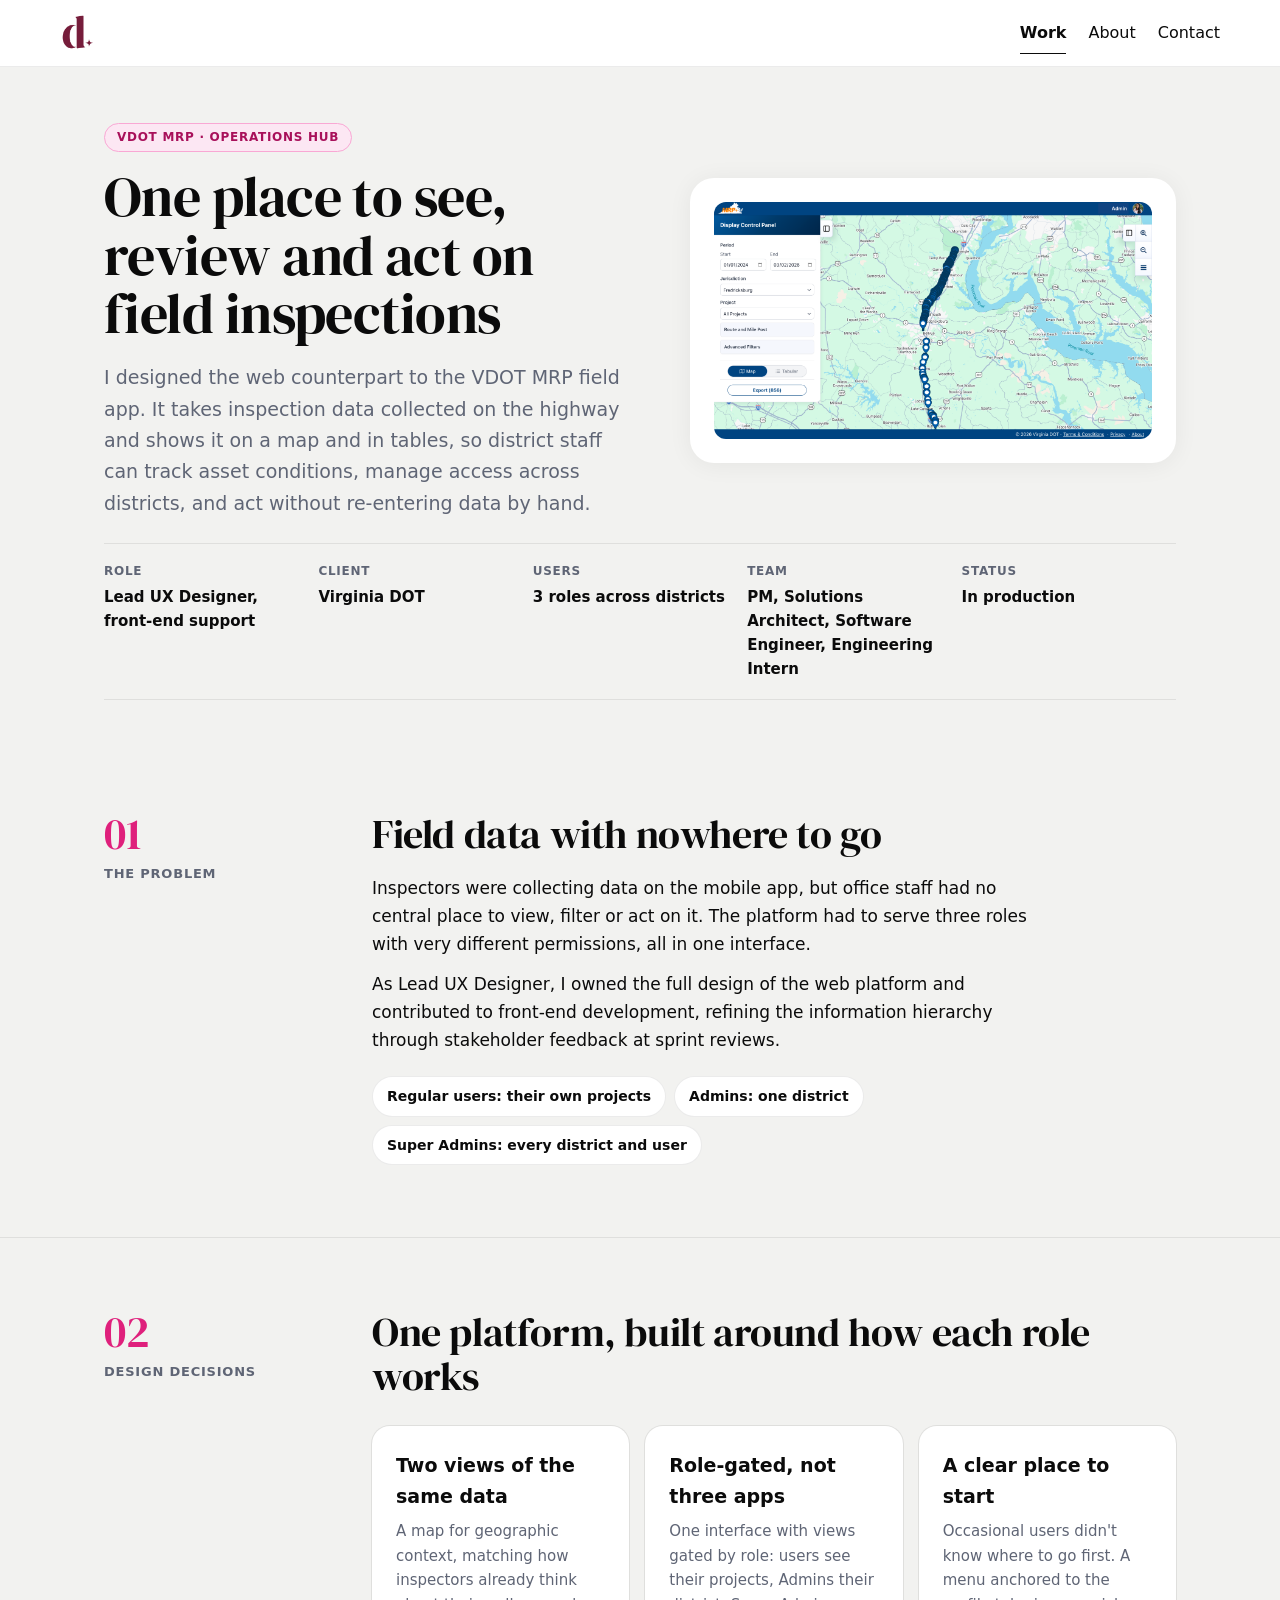
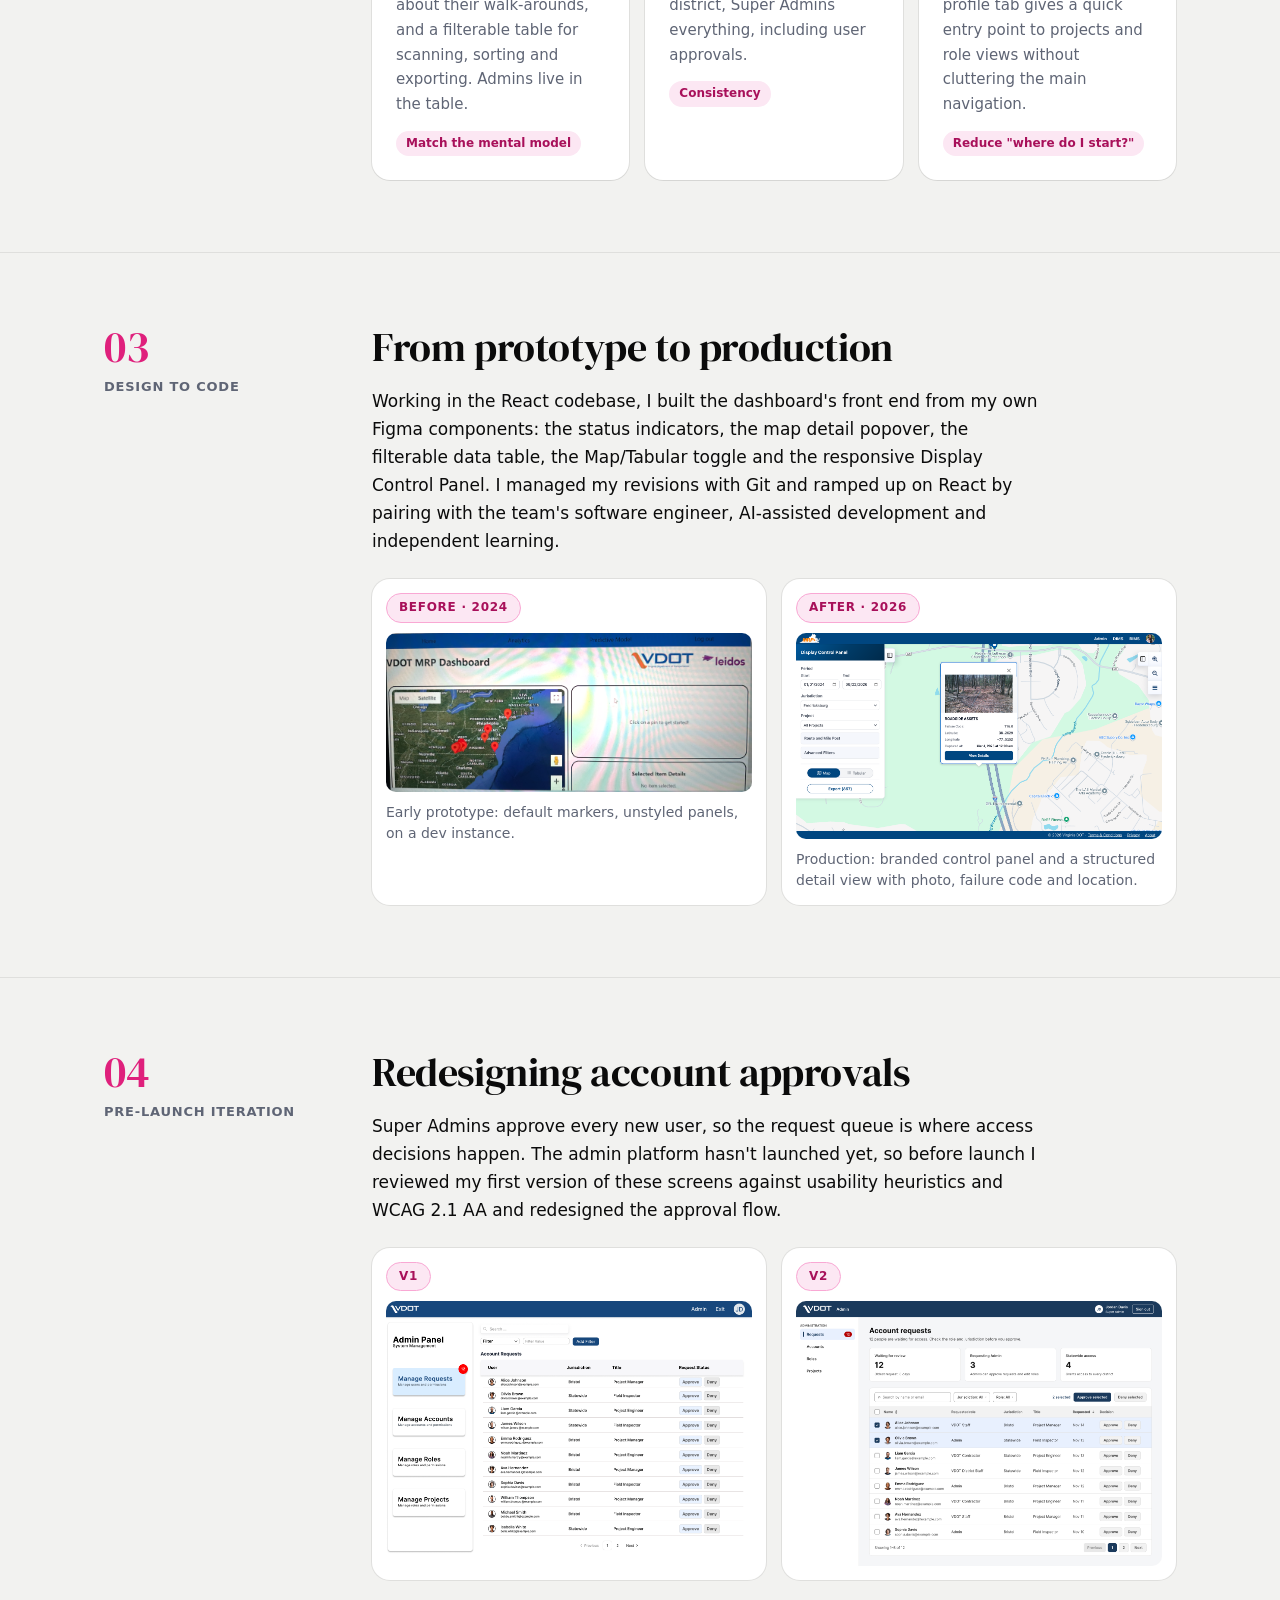
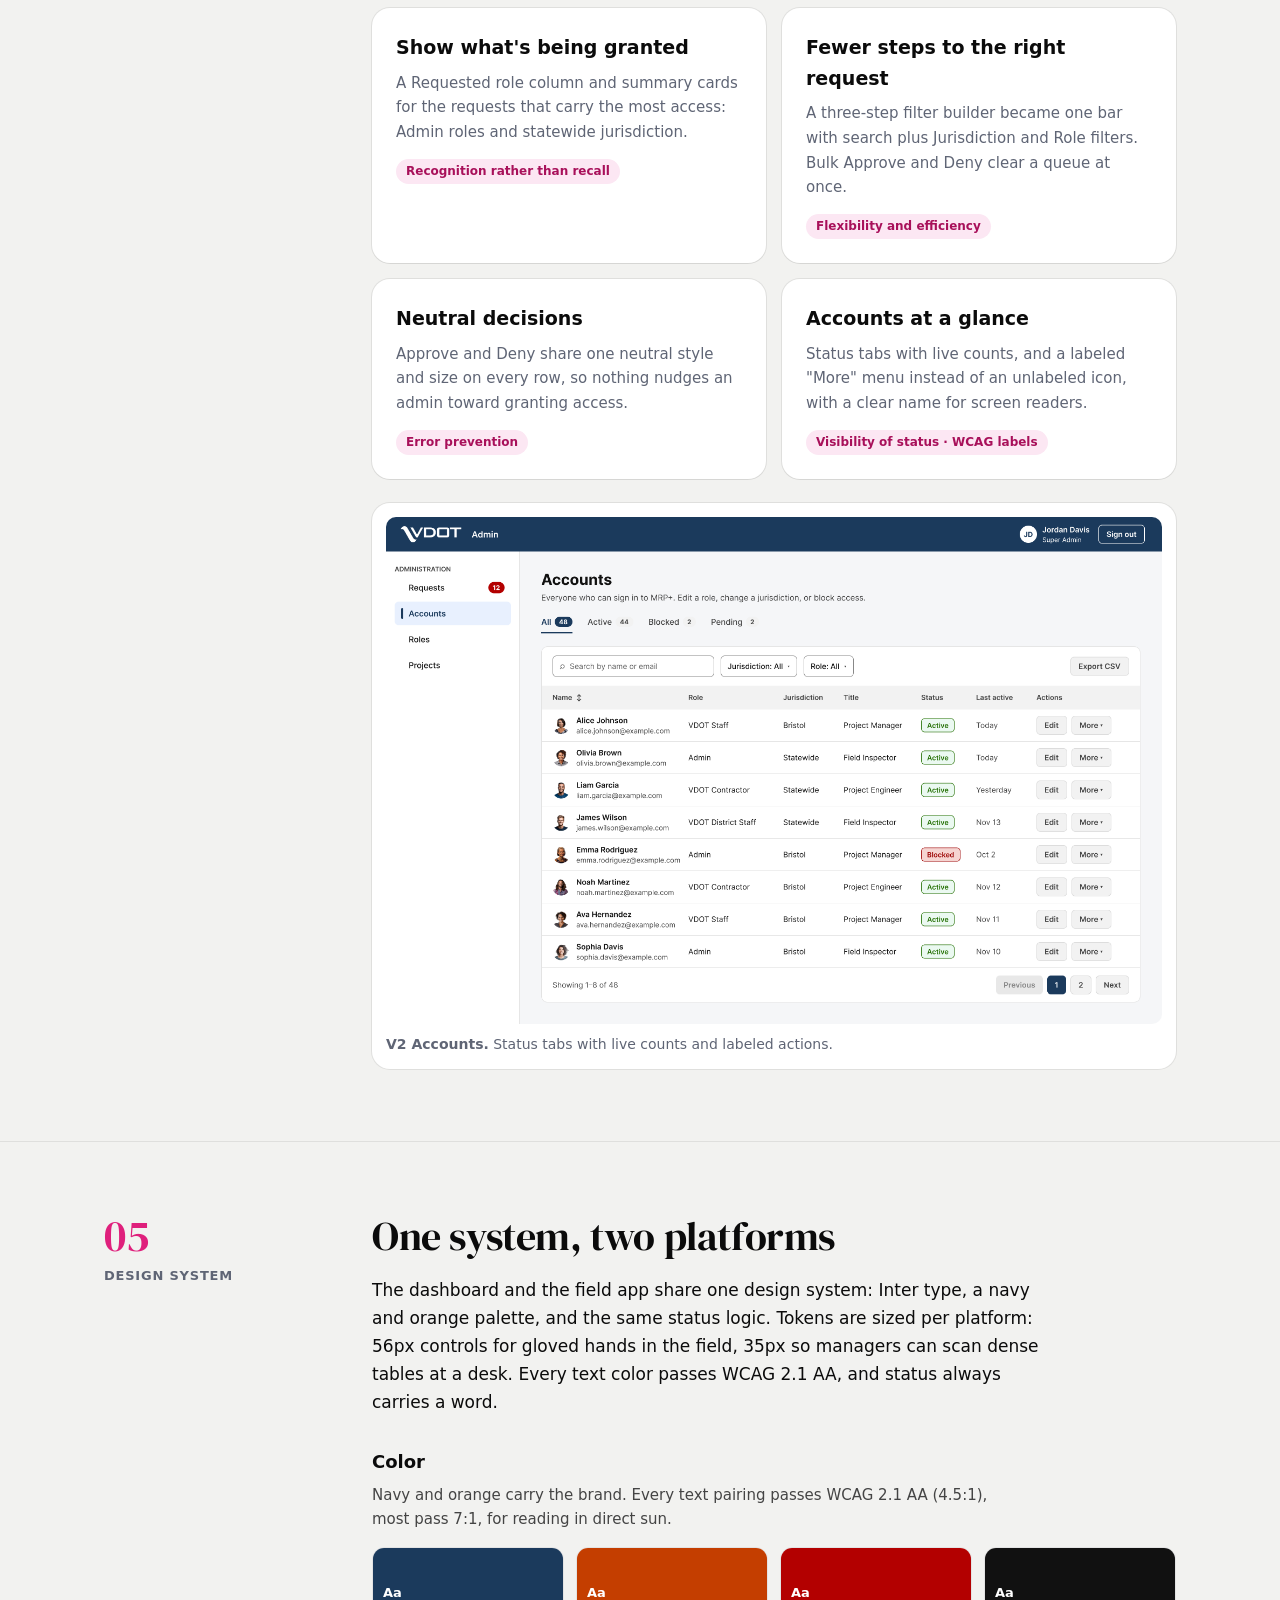
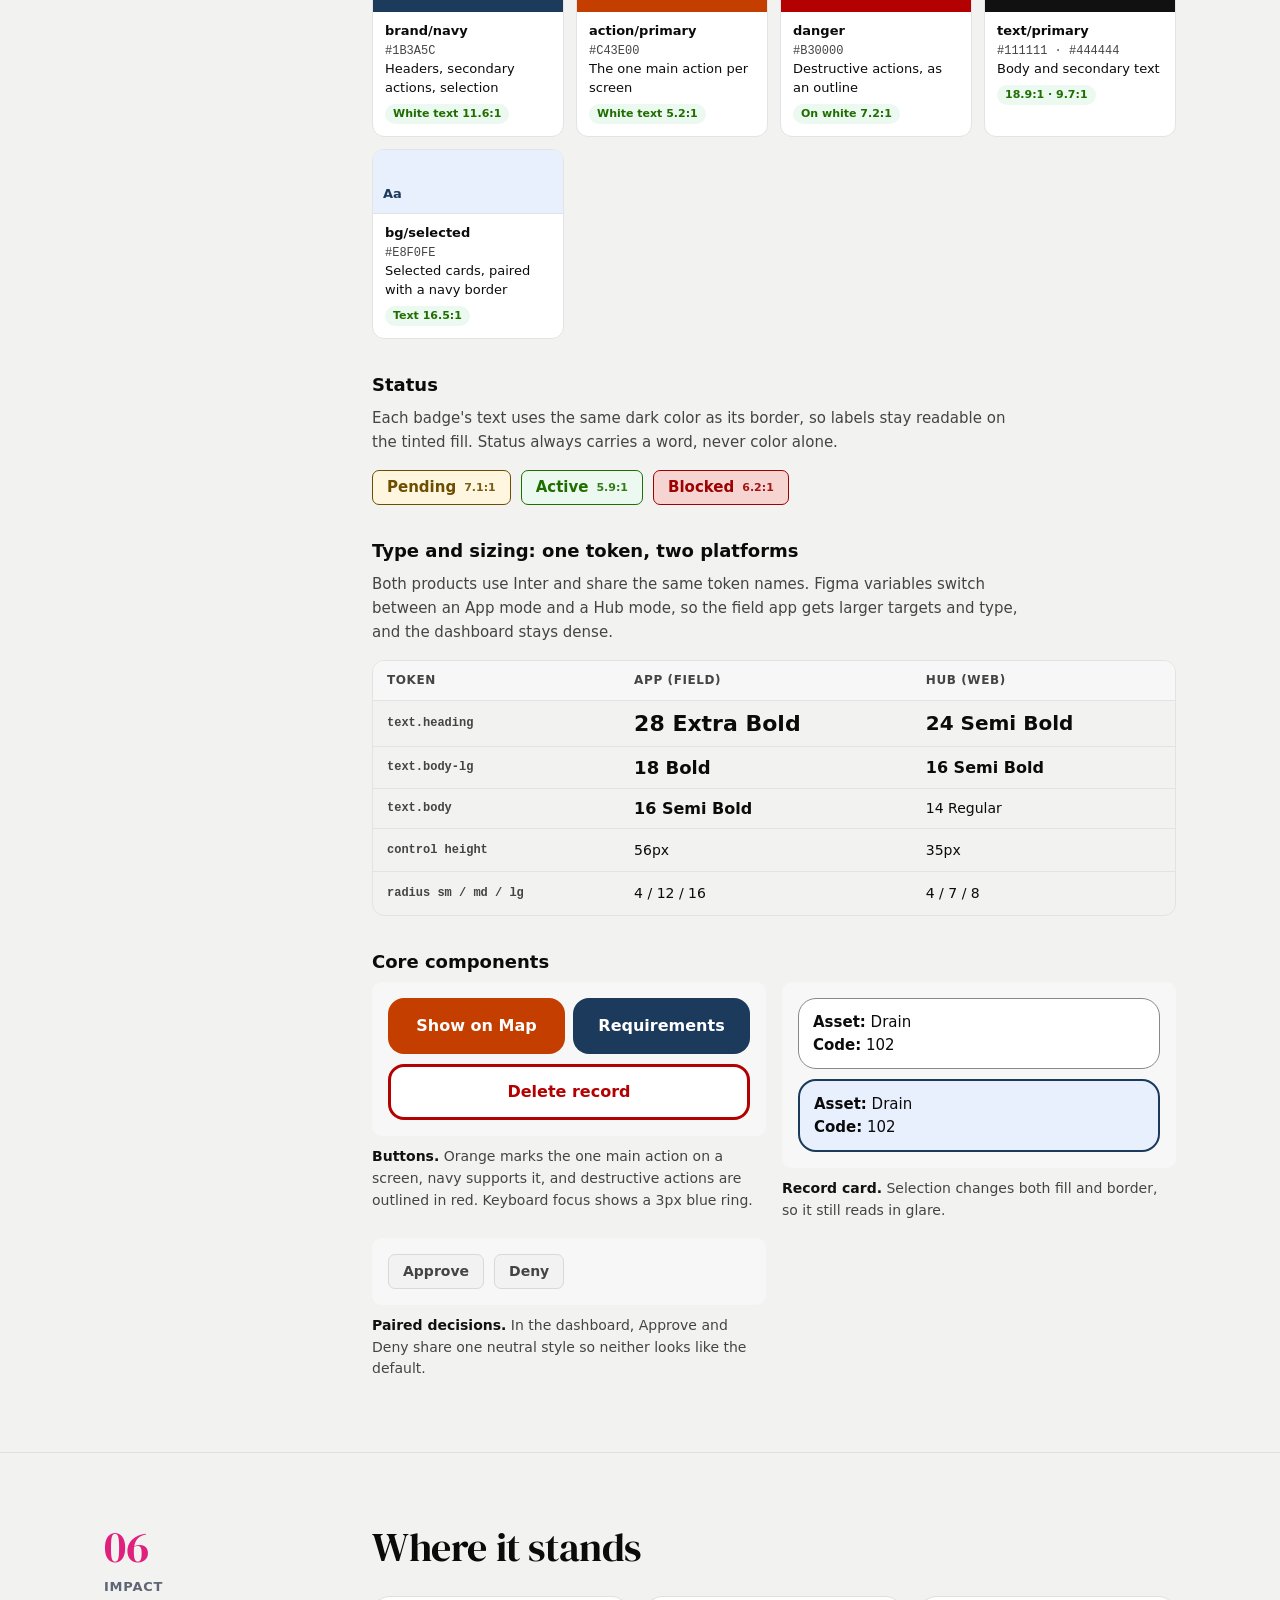
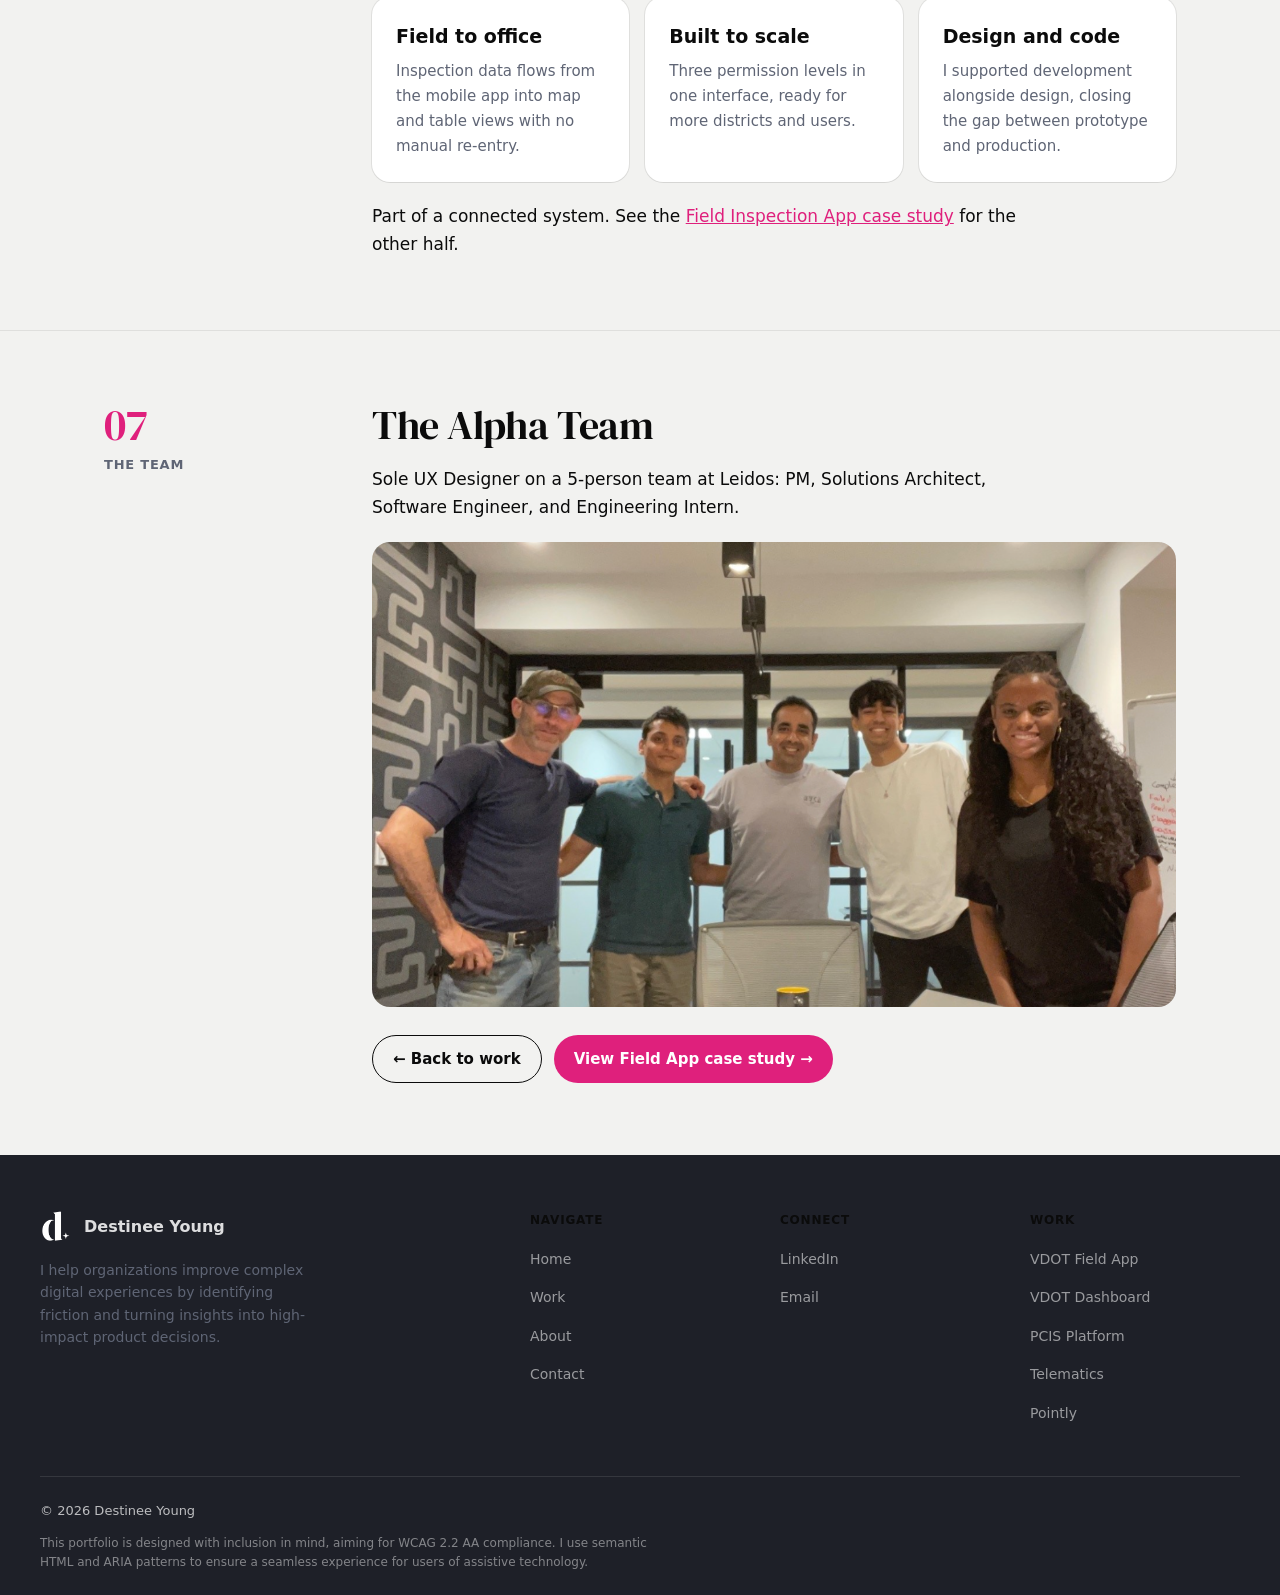
<file: vdot-dashboard.html>
<!doctype html>
<html lang="en">
  <head>
    <meta charset="UTF-8" />
    <meta name="viewport" content="width=device-width, initial-scale=1.0" />
    <title>VDOT MRP Management Dashboard | Destinee Young</title>
    <link rel="icon" type="image/png" href="favicon/favicon-48x48.png" />
    <script async src="https://www.googletagmanager.com/gtag/js?id=G-34V535KX45"></script>
    <script>
      window.dataLayer = window.dataLayer || [];
      function gtag() { dataLayer.push(arguments); }
      gtag("js", new Date());
      gtag("config", "G-34V535KX45");
    </script>
    <link rel="preconnect" href="https://fonts.googleapis.com">
    <link rel="preconnect" href="https://fonts.gstatic.com" crossorigin>
    <link href="https://fonts.googleapis.com/css2?family=DM+Serif+Display:ital@0;1&display=swap" rel="stylesheet">
    <style>
      :root {
        --bg: #F2F2F0;
        --text: #0b0b0b;
        --muted: #5f6575;
        --line: rgba(0, 0, 0, 0.08);
        --card: #ffffff;
        --accent: #DF207C;
        --pink: #DF207C;
        --pink-light: #fce7f3;
        --pink-dark: #a8105a;
        --pink-border: #f9a8d4;
        --green: #4ade80;
        --green-light: #f0fdf4;
        --green-dark: #166534;
        --green-border: #bbf7d0;
      }
      /* Logo pink tint */
      .brand img { filter: brightness(0) saturate(100%) invert(18%) sepia(89%) saturate(1100%) hue-rotate(306deg) brightness(84%); }
      .footer-brand img { filter: brightness(0) invert(1); }
      * { box-sizing: border-box; margin: 0; padding: 0; }
      html, body { height: 100%; }
      body {
        font-family: -apple-system, BlinkMacSystemFont, "Segoe UI", Roboto, Inter, system-ui, sans-serif;
        background: var(--bg);
        color: var(--text);
        line-height: 1.6;
      }
      a { color: var(--accent); text-decoration: none; }
      a:focus-visible, button:focus-visible { outline: 2px solid #000; outline-offset: 2px; }
      h1, h2 { font-family: 'DM Serif Display', Georgia, serif; font-weight: 400; }

      /* Nav */
      nav {
        position: sticky; top: 0; z-index: 50;
        background: #fff; border-bottom: 1px solid var(--line);
      }
      .nav-inner {
        max-width: 1200px; margin: 0 auto; padding: 14px 20px;
        display: flex; align-items: center; justify-content: space-between; gap: 16px;
      }
      .brand img { height: 36px; }
      .nav-links { display: flex; gap: 22px; align-items: center; }
      .nav-links a { position: relative; padding: 6px 0; color: var(--text); }
      .nav-links a::after {
        content: ""; position: absolute; left: 0; bottom: -2px;
        height: 1px; width: 0; background: var(--text); transition: width 0.2s ease;
      }
      .nav-links a:hover::after,
      .nav-links a:focus-visible::after { width: 100%; }
      .nav-links a[aria-current="page"] { font-weight: 600; }
      .nav-links a[aria-current="page"]::after { width: 100%; }
      .mobile-menu a[aria-current="page"] { font-weight: 600; }
      .btn {
        display: inline-flex; align-items: center; gap: 8px;
        background: var(--accent); color: #fff; border: 1px solid var(--accent);
        padding: 12px 16px; border-radius: 10px; font-weight: 600; min-height: 48px;
      }
      .btn.ghost { background: transparent; color: var(--text); }

      /* Outcome banner */
      .outcome-banner { background: #fce7f3; border-bottom: 1px solid #f9a8d4; padding: 18px 5%; }
      .outcome-banner-inner {
        max-width: 1200px; margin: 0 auto;
        display: flex; gap: 32px; align-items: center; flex-wrap: wrap;
      }
      .outcome-stat { display: flex; flex-direction: column; gap: 6px; flex: 1; min-width: 200px; }
      .outcome-stat .number { font-size: 11px; font-weight: 700; text-transform: uppercase; letter-spacing: 0.5px; color: #a8105a; }
      .outcome-stat .label { font-size: 14px; color: #531034; font-weight: 400; line-height: 1.55; }
      .outcome-divider { width: 1px; align-self: stretch; background: #f9a8d4; flex-shrink: 0; }

      /* Hero */
      .hero { padding: 40px 5% 20px; }
      .hero h1 {
        font-size: clamp(26px, 4.5vw, 38px); line-height: 1.15;
        font-weight: 600; margin-bottom: 12px; max-width: 900px;
      }
      .hero p { color: var(--muted); font-size: clamp(15px, 2vw, 17px); max-width: 820px; }

      /* Meta bar */
      .project-meta {
        background: #fff; border: 1px solid var(--line); border-radius: 16px;
        padding: 20px 24px; margin: 24px auto;
        display: grid; grid-template-columns: repeat(auto-fit, minmax(0, 1fr));
        gap: 12px; max-width: 1160px;
        box-shadow: 0 2px 8px rgba(0,0,0,0.04); justify-content: center;
      }
      .meta-item { display: flex; flex-direction: column; gap: 4px; align-items: center; text-align: center; }
      .meta-label { font-size: 11px; font-weight: 700; text-transform: uppercase; letter-spacing: 0.5px; color: var(--muted); }
      .meta-value { font-size: 15px; font-weight: 600; color: var(--text); }

      /* Sections, scrapbook card style */
      .project-section {
        background: #fff;
        border-radius: 20px;
        margin: 0 2% 28px;
        padding: 36px 44px;
        box-shadow: 0 2px 12px rgba(0,0,0,0.05), 0 0 0 1px rgba(0,0,0,0.03);
        transition: box-shadow 0.3s ease;
      }
      .project-section:hover { box-shadow: 0 6px 24px rgba(0,0,0,0.08), 0 0 0 1px rgba(0,0,0,0.03); }
      .project-section > p,
      .project-section > ul,
      .project-section > h2,
      .project-section > h3 { max-width: 720px; }
      .project-section h2 { font-size: clamp(20px, 2.6vw, 26px); margin-bottom: 16px; font-weight: 600; }
      .project-section h3 { font-size: clamp(17px, 2vw, 20px); margin: 24px 0 10px; font-weight: 600; }
      .project-section p, .project-section ul { color: var(--text); line-height: 1.75; font-size: 15px; }
      .project-section ul { padding-left: 1.5rem; margin: 12px 0; }
      .project-section li { margin-bottom: 10px; }
      .project-section p + p { margin-top: 14px; }

      /* Section tag, sticker style */
      .section-tag {
        display: inline-block;
        font-size: 11px; font-weight: 700; text-transform: uppercase;
        letter-spacing: 0.5px; color: var(--pink-dark);
        background: var(--pink-light); border: 1px solid var(--pink-border);
        border-radius: 999px; padding: 3px 10px; margin-bottom: 12px;
        transform: rotate(-1.5deg);
        box-shadow: 0 2px 6px rgba(0,0,0,0.08);
        transition: transform 0.2s cubic-bezier(0.34, 1.56, 0.64, 1);
      }
      .section-tag:hover { transform: rotate(0deg) scale(1.06); }
      .section-tag.green {
        color: var(--green-dark); background: var(--green-light); border-color: var(--green-border);
      }

      /* Research highlight */
      .research-highlight {
        background: #f8f4ff; border: 1px solid #e0d4f7;
        border-left: 4px solid #7c4dcd; border-radius: 0 12px 12px 0;
        padding: 18px 22px; margin: 24px 0;
      }
      .research-highlight .rh-label {
        font-size: 11px; font-weight: 700; text-transform: uppercase;
        letter-spacing: 0.5px; color: #7c4dcd; margin-bottom: 8px;
      }
      .research-highlight p { font-size: 15px; color: var(--text); margin: 0; line-height: 1.6; }

      /* Two-column insight/design layout */
      .insight-design-grid { display: grid; grid-template-columns: 1fr 1fr; gap: 20px; margin: 20px 0; }
      .insight-col {
        border: 1px solid var(--line); border-radius: 14px; padding: 18px 20px; background: #fafafa;
        transition: transform 0.2s ease, box-shadow 0.2s ease;
      }
      .insight-col:hover { transform: translateY(-2px) rotate(0.3deg); box-shadow: 0 6px 16px rgba(0,0,0,0.07); }
      .insight-col h4 {
        font-size: 12px; font-weight: 700; text-transform: uppercase;
        letter-spacing: 0.5px; color: var(--muted); margin-bottom: 12px;
      }
      .insight-col p { font-size: 15px; line-height: 1.65; color: var(--text); margin: 0; }

      /* Design decisions */
      .design-decision {
        border: 1px solid var(--line); border-radius: 14px; background: #fbfbfb;
        padding: 18px 20px; margin: 16px 0;
        transition: transform 0.25s ease, box-shadow 0.25s ease;
      }
      .design-decision:hover,
      .design-decision:focus-within { transform: translateY(-3px) rotate(0.4deg); box-shadow: 0 8px 24px rgba(0,0,0,0.09); }
      .design-decision h3, .design-decision h4 { font-size: 15px; margin-bottom: 10px; font-weight: 600; }
      .design-decision p { margin-bottom: 10px; font-size: 15px; }
      .design-decision p:last-child { margin-bottom: 0; }

      /* Media */
      .media-tape { position: relative; padding-top: 14px; }
      .media-well {
        width: 100%; max-width: 900px; aspect-ratio: 16/9;
        background: #f8f8f8; border: 1px solid var(--line); border-radius: 12px;
        display: flex; align-items: center; justify-content: center;
        overflow: hidden; padding: 10px; margin: 16px auto 0;
      }
      .media-well img { width: 100%; height: 100%; object-fit: contain; border-radius: 8px; }
      .placeholder-img {
        background: #f0f4f8; border: 2px dashed #c8d5e3;
        border-radius: 10px; padding: 36px 24px; text-align: center; margin: 20px 0;
      }
      .placeholder-img p { color: #7a90a4; font-size: 13px; font-style: italic; margin: 0; }

      /* Connection callout */
      .system-callout {
        background: var(--green-light); border: 1px solid var(--green-border);
        border-left: 4px solid var(--green-dark); border-radius: 0 12px 12px 0;
        padding: 18px 22px; margin: 24px 0;
      }
      .system-callout .sc-label {
        font-size: 11px; font-weight: 700; text-transform: uppercase;
        letter-spacing: 0.5px; color: var(--green-dark); margin-bottom: 8px;
      }
      .system-callout p { font-size: 15px; color: var(--text); margin: 0; line-height: 1.6; }

      /* Behavioral table */
      .behavioral-table { width: 100%; border-collapse: collapse; margin: 20px 0; font-size: 14px; }
      .behavioral-table th {
        background: #fafafa; border: 1px solid var(--line);
        padding: 12px 16px; text-align: left;
        font-size: 11px; font-weight: 700; text-transform: uppercase;
        letter-spacing: 0.5px; color: var(--muted);
      }
      .behavioral-table td {
        border: 1px solid var(--line); padding: 16px;
        vertical-align: top; line-height: 1.65;
      }
      .behavioral-table tr:nth-child(even) td { background: #fafafa; }
      .behavioral-table td:first-child { font-weight: 600; color: var(--text); }
      .behavioral-table td:last-child { color: var(--muted); }
      .behavioral-table td:last-child strong { color: var(--pink-dark); font-style: normal; }
      @media (max-width: 640px) {
        .behavioral-table thead { display: none; }
        .behavioral-table tr { display: block; margin-bottom: 12px; border: 1px solid var(--line); border-radius: 10px; overflow: hidden; }
        .behavioral-table td { display: block; border: none; border-bottom: 1px solid var(--line); }
        .behavioral-table td:last-child { border-bottom: none; }
      }

      /* Case nav */
      .case-nav { display: flex; gap: 10px; flex-wrap: wrap; margin-top: 24px; }
      .case-nav a { border: 1px solid var(--text); border-radius: 10px; padding: 10px 14px; font-weight: 700; }
      .case-nav a.primary { background: var(--accent); color: #fff; }
      .case-nav a.secondary { background: transparent; color: var(--text); }

      /* Footer */
      footer {
        background: #1e2028;
        border-top: none;
        padding: 56px 20px 24px;
        color: rgba(255,255,255,0.85);
      }
      .footer-content { max-width: 1200px; margin: 0 auto; }
      .footer-grid {
        display: grid; grid-template-columns: 1.2fr 2fr;
        gap: 64px; padding-bottom: 40px; border-bottom: 1px solid rgba(255,255,255,0.1);
      }
      .footer-brand { display: flex; flex-direction: column; }
      .footer-nav { display: grid; grid-template-columns: repeat(3, 1fr); gap: 40px; }
      .footer-col h4 {
        font-size: 12px; font-weight: 700; text-transform: uppercase;
        letter-spacing: 0.8px; margin: 0 0 14px; color: var(--text);
      }
      .footer-col ul { list-style: none; margin: 0; padding: 0; }
      .footer-col li { margin-bottom: 8px; }
      .footer-col a { color: rgba(255,255,255,0.55); font-size: 14px; transition: color 0.2s ease; display: block; padding: 4px 0; }
      .footer-col a:hover { color: #fff; }
      .footer-bottom { padding-top: 24px; color: rgba(255,255,255,0.7); font-size: 13px; }

      /* Mobile nav */
      .mobile-nav { display: none; }
      .mobile-nav summary { list-style: none; cursor: pointer; padding: 8px 12px; min-height: 44px; display: flex; align-items: center; font-weight: 600; user-select: none; }
      .mobile-nav summary::-webkit-details-marker { display: none; }
      .mobile-menu {
        position: absolute; top: 100%; left: 0; right: 0;
        background: #fff; border-bottom: 1px solid var(--line);
        box-shadow: 0 4px 12px rgba(0, 0, 0, 0.08);
      }
      .mobile-menu a { display: block; padding: 14px 20px; border-bottom: 1px solid var(--line); min-height: 48px; }
      .mobile-menu a:last-child { border-bottom: none; }

      /* Scroll animations */
      .project-section {
        opacity: 0;
        transform: translateY(20px);
        transition: opacity 0.5s ease, transform 0.5s ease, box-shadow 0.3s ease;
      }
      .project-section.visible { opacity: 1; transform: translateY(0); }

      @media (prefers-reduced-motion: reduce) {
        .project-section { opacity: 1 !important; transform: none !important; transition: box-shadow 0.3s ease !important; }
        .section-tag, .design-decision, .insight-col { transform: none !important; transition: none !important; }
        .section-tag:hover { transform: none !important; }
        .design-decision:hover, .insight-col:hover { transform: none !important; box-shadow: none !important; }
      }

      @media (max-width: 900px) {
        .footer-grid { grid-template-columns: 1fr; gap: 40px; }
        .footer-nav { grid-template-columns: repeat(3, 1fr); gap: 32px; }
        .insight-design-grid { grid-template-columns: 1fr; }
        .outcome-divider { display: none; }
        .project-section { margin: 0 1% 20px; padding: 28px 24px; }
      }
      @media (max-width: 768px) {
        .nav-links { display: none; }
        .mobile-nav { display: block; }
        .project-meta { grid-template-columns: repeat(2, 1fr); gap: 16px; }
      }
      @media (max-width: 640px) {
        .footer-nav { grid-template-columns: 1fr; gap: 28px; }
        .footer-grid { gap: 32px; }
        .project-meta { grid-template-columns: 1fr; }
        .project-section { margin: 0 0 16px; border-radius: 16px; padding: 24px 20px; }
      }
      /* Cognitive load reduction, readability */
      .project-section p,
      .about-text p,
      .about-section p {
        line-height: 1.75;
        margin-bottom: 14px;
        max-width: 72ch;
      }
      .project-section ul,
      .about-text ul {
        max-width: 72ch;
        line-height: 1.75;
      }
      .project-section li {
        margin-bottom: 8px;
      }
      .design-decision {
        margin-bottom: 20px;
      }
      .skip-link {
        position: absolute;
        top: -40px;
        left: 0;
        background: #0b0b0b;
        color: #fff;
        padding: 8px 16px;
        font-weight: 600;
        font-size: 14px;
        text-decoration: none;
        z-index: 200;
        border-radius: 0 0 4px 0;
        transition: top 0.2s ease;
      }
      .a11y-statement {
        margin-top: 12px;
        font-size: 12px;
        color: rgba(255,255,255,0.45);
        max-width: 640px;
        line-height: 1.6;
      }
      .skip-link:focus { top: 0; outline: 2px solid #fff; outline-offset: 2px; }

      /* Before/After block, scoped; does not affect .media-well elsewhere */
      .beforeafter-grid .insight-design-grid { align-items: start; }
      .beforeafter-grid .media-well { aspect-ratio: 2 / 1; }
      .beforeafter-grid .media-well img { object-fit: cover; object-position: center center; }
      .beforeafter-grid .insight-design-grid > div:first-child .media-well img { object-fit: contain; }
      .beforeafter-grid .insight-design-grid > div:last-child .media-well img { object-position: top center; }
        </style>
  </head>
  <body>
    <a class="skip-link" href="#main-content">Skip to main content</a>
    <nav aria-label="Primary">
      <div class="nav-inner">
        <div class="brand">
          <a href="index.html" style="display: flex; align-items: center; gap: 12px">
            <img src="logo/logo1.png" alt="DY monogram" />
          </a>
        </div>
        <div class="nav-links">
          <a href="index.html#projects" aria-current="page">Work</a>
          <a href="about.html">About</a>
          <a href="contact.html">Contact</a>
        </div>
        <details class="mobile-nav">
          <summary aria-label="Toggle menu">Menu</summary>
          <div class="mobile-menu">
            <a href="index.html#projects" aria-current="page">Work</a>
            <a href="about.html">About</a>
            <a href="contact.html">Contact</a>
          </div>
        </details>
      </div>
    </nav>

    <main id="main-content" class="cs">
      <style>
        .cs{--cs-max:1120px;--cs-ink:#0b0b0b;--cs-mute:#5f6575;--cs-line:rgba(0,0,0,.08);--cs-soft:#f7f7f5}
        .cs *{box-sizing:border-box}
        .cs .cs-wrap{max-width:var(--cs-max);margin:0 auto;padding:0 24px}
        .cs h1,.cs h2{font-family:"DM Serif Display",Georgia,serif;font-weight:400;letter-spacing:-.01em}
        .cs p{color:var(--cs-ink);font-size:17px;line-height:1.65;max-width:62ch}
        .cs .cs-lead{font-size:19px;color:var(--cs-mute)}
        .cs .cs-pill{display:inline-block;font-size:12px;font-weight:700;text-transform:uppercase;letter-spacing:.06em;color:var(--pink-dark);background:var(--pink-light);border:1px solid var(--pink-border);border-radius:999px;padding:4px 12px}
        /* Hero */
        .cs-hero{padding:56px 0 32px}
        .cs-hero .cs-wrap{display:grid;grid-template-columns:1.05fr .95fr;gap:48px;align-items:center}
        .cs-hero h1{font-size:clamp(34px,5vw,56px);line-height:1.05;margin:16px 0 18px}
        .cs-hero .cs-wrap + .cs-wrap{display:block}
        .cs-hero-img{background:#fff;border-radius:24px;padding:24px;box-shadow:0 2px 24px rgba(0,0,0,.06)}
        .cs-hero-img img{width:100%;height:auto;display:block;border-radius:12px}
        .cs-facts{display:grid;grid-template-columns:repeat(5,1fr);gap:0;border-top:1px solid var(--cs-line);border-bottom:1px solid var(--cs-line);margin:24px 0 8px}
        .cs-facts div{padding:18px 16px 18px 0}
        .cs-facts dt{font-size:12px;font-weight:700;letter-spacing:.06em;text-transform:uppercase;color:var(--cs-mute);margin-bottom:4px}
        .cs-facts dd{margin:0;font-size:15px;font-weight:600}
        /* Section */
        .cs-sec{padding:72px 0;border-bottom:1px solid var(--cs-line)}
        .cs-sec .cs-wrap{display:grid;grid-template-columns:220px 1fr;gap:48px}
        .cs-sec .cs-wrap > div{min-width:0}
        .cs-label{position:sticky;top:96px;align-self:start}
        .cs-num{font-family:"DM Serif Display",Georgia,serif;font-size:44px;line-height:1;color:var(--pink)}
        .cs-label span{display:block;margin-top:8px;font-size:13px;font-weight:700;letter-spacing:.06em;text-transform:uppercase;color:var(--cs-mute)}
        .cs-sec h2{font-size:clamp(28px,3.4vw,40px);line-height:1.1;margin:0 0 18px}
        .cs-sec p+p{margin-top:12px}
        .cs-chips{display:flex;flex-wrap:wrap;gap:8px;margin-top:22px}
        .cs-chip{font-size:14px;font-weight:600;padding:8px 14px;border-radius:999px;background:#fff;border:1px solid var(--cs-line)}
        /* Cards */
        .cs-grid2{display:grid;grid-template-columns:1fr 1fr;gap:16px;margin-top:28px}
        .cs-grid3{display:grid;grid-template-columns:repeat(3,1fr);gap:16px;margin-top:28px}
        .cs-card{background:#fff;border-radius:18px;padding:24px;box-shadow:0 1px 0 rgba(0,0,0,.04),0 0 0 1px var(--cs-line)}
        .cs-card h3{font-size:19px;font-weight:700;margin:0 0 8px}
        .cs-card p{font-size:15px;color:var(--cs-mute);margin:0}
        .cs-card .cs-why{display:inline-block;margin-top:14px;font-size:12px;font-weight:700;color:var(--pink-dark);background:var(--pink-light);border-radius:999px;padding:3px 10px}
        .cs-card.ok{border-top:4px solid #16a34a}.cs-card.warn{border-top:4px solid #d97706}
        /* Phones */
        .cs-phones{display:grid;gap:16px;margin-top:28px}
        .cs-phones.two{grid-template-columns:1fr 1fr}
        .cs-phones.four{grid-template-columns:repeat(4,1fr)}
        .cs-phone{margin:0}
        .cs-phone .frame{background:var(--cs-soft);border-radius:18px;padding:16px;display:flex;justify-content:center;align-items:flex-start;height:440px;overflow:hidden;box-shadow:0 0 0 1px var(--cs-line)}
        .cs-phones.four .cs-phone .frame{height:380px}
        .cs-phone img{max-height:100%;max-width:100%;width:auto;object-fit:contain;object-position:top;border-radius:14px;box-shadow:0 6px 18px rgba(0,0,0,.12)}
        .cs-phone figcaption{font-size:14px;line-height:1.5;color:var(--cs-mute);margin-top:10px}
        .cs-phone figcaption b{color:var(--cs-ink)}
        /* Stats */
        .cs-stats{display:flex;gap:40px;flex-wrap:wrap;margin:24px 0 8px}
        .cs-stat b{display:block;font-family:"DM Serif Display",Georgia,serif;font-size:48px;line-height:1;font-weight:400}
        .cs-stat span{font-size:14px;color:var(--cs-mute)}
        .cs-quote{margin-top:16px;padding-left:16px;border-left:3px solid var(--pink);font-style:italic;color:var(--cs-ink)}
        /* Team */
        .cs-team img{width:100%;height:auto;border-radius:18px;margin-top:20px;display:block}
        .cs-nav{display:flex;gap:12px;flex-wrap:wrap;margin-top:28px}
        .cs-nav a{display:inline-flex;align-items:center;min-height:48px;padding:0 20px;border-radius:999px;font-weight:600;font-size:15px}
        .cs-nav .primary{background:var(--pink);color:#fff}
        .cs-nav .secondary{border:1px solid var(--cs-ink);color:var(--cs-ink)}
        .cs .ds-block{margin-top:8px}
        .cs-bars{margin:24px 0 8px;max-width:560px}
        .cs-bar{margin-bottom:14px}
        .cs-bar-top{display:flex;justify-content:space-between;font-size:15px;font-weight:600;margin-bottom:6px}
        .cs-bar-top b{font-family:"DM Serif Display",Georgia,serif;font-size:28px;font-weight:400;line-height:1}
        .cs-track{height:10px;border-radius:99px;background:#e6e6e2;overflow:hidden}
        .cs-track i{display:block;height:100%;border-radius:99px}
        .cs-bar.ok i{background:#216e00}.cs-bar.warn i{background:#b45309}.cs-bar.bad i{background:#b30000}
        .cs-bar-note{font-size:13px!important;color:var(--cs-mute)!important}
        .cs .cs-h3{font-size:20px;font-weight:700;margin:36px 0 8px}
        .cs-phones.three{grid-template-columns:repeat(3,1fr)}
        .cs-phones.three .cs-phone .frame{height:400px}
        .cs-card p b{color:var(--cs-ink)}
        @media (max-width:900px){
          .cs-hero .cs-wrap,.cs-sec .cs-wrap{grid-template-columns:1fr;gap:20px}
          .cs-label{position:static;display:flex;align-items:baseline;gap:12px}
          .cs-label span{margin-top:0}
          .cs-facts{grid-template-columns:repeat(2,1fr)}
          .cs-grid2,.cs-grid3,.cs-phones.two,.cs-phones.three{grid-template-columns:1fr}
          .cs-phones.four{grid-template-columns:1fr 1fr}
          .cs-phone .frame,.cs-phones.four .cs-phone .frame{height:360px}
          .cs-sec{padding:48px 0}
        }
        .cs-shots{display:grid;grid-template-columns:1fr 1fr;gap:16px;margin-top:24px}
        .cs-shots.one{grid-template-columns:1fr}
        .cs-shots figure{margin:0;background:#fff;border-radius:18px;padding:14px;box-shadow:0 0 0 1px var(--cs-line)}
        .cs-shots img{width:100%;height:auto;display:block;border-radius:10px;margin-top:10px}
        .cs-shots.one img{margin-top:0}
        .cs-shots figcaption{font-size:14px;line-height:1.5;color:var(--cs-mute);margin-top:10px}
        @media (max-width:900px){.cs-shots{grid-template-columns:1fr}}
      </style>

      <!-- Hero -->
      <header class="cs-hero">
        <div class="cs-wrap">
          <div>
            <span class="cs-pill">VDOT MRP &middot; Operations Hub</span>
            <h1>One place to see, review and act on field inspections</h1>
            <p class="cs-lead">I designed the web counterpart to the VDOT MRP field app. It takes inspection data collected on the highway and shows it on a map and in tables, so district staff can track asset conditions, manage access across districts, and act without re-entering data by hand.</p>
          </div>
          <div class="cs-hero-img">
            <img src="imgs/dashboard1.png" alt="VDOT MRP Operations Hub dashboard showing inspection data on a map with a filter panel" />
          </div>
        </div>
        <div class="cs-wrap">
          <dl class="cs-facts">
            <div><dt>Role</dt><dd>Lead UX Designer, front-end support</dd></div>
            <div><dt>Client</dt><dd>Virginia DOT</dd></div>
            <div><dt>Users</dt><dd>3 roles across districts</dd></div>
            <div><dt>Team</dt><dd>PM, Solutions Architect, Software Engineer, Engineering Intern</dd></div>
            <div><dt>Status</dt><dd>In production</dd></div>
          </dl>
        </div>
      </header>

      <!-- 01 Problem -->
      <section class="cs-sec">
        <div class="cs-wrap">
          <div class="cs-label"><div class="cs-num">01</div><span>The problem</span></div>
          <div>
            <h2>Field data with nowhere to go</h2>
            <p>Inspectors were collecting data on the mobile app, but office staff had no central place to view, filter or act on it. The platform had to serve three roles with very different permissions, all in one interface.</p>
            <p>As Lead UX Designer, I owned the full design of the web platform and contributed to front-end development, refining the information hierarchy through stakeholder feedback at sprint reviews.</p>
            <div class="cs-chips"><span class="cs-chip">Regular users: their own projects</span><span class="cs-chip">Admins: one district</span><span class="cs-chip">Super Admins: every district and user</span></div>
          </div>
        </div>
      </section>

      <!-- 02 Decisions -->
      <section class="cs-sec">
        <div class="cs-wrap">
          <div class="cs-label"><div class="cs-num">02</div><span>Design decisions</span></div>
          <div>
            <h2>One platform, built around how each role works</h2>
            <div class="cs-grid3">
              <div class="cs-card"><h3>Two views of the same data</h3><p>A map for geographic context, matching how inspectors already think about their walk-arounds, and a filterable table for scanning, sorting and exporting. Admins live in the table.</p><span class="cs-why">Match the mental model</span></div>
              <div class="cs-card"><h3>Role-gated, not three apps</h3><p>One interface with views gated by role: users see their projects, Admins their district, Super Admins everything, including user approvals.</p><span class="cs-why">Consistency</span></div>
              <div class="cs-card"><h3>A clear place to start</h3><p>Occasional users didn't know where to go first. A menu anchored to the profile tab gives a quick entry point to projects and role views without cluttering the main navigation.</p><span class="cs-why">Reduce "where do I start?"</span></div>
            </div>
          </div>
        </div>
      </section>

      <!-- 03 Prototype to production -->
      <section class="cs-sec">
        <div class="cs-wrap">
          <div class="cs-label"><div class="cs-num">03</div><span>Design to code</span></div>
          <div>
            <h2>From prototype to production</h2>
            <p>Working in the React codebase, I built the dashboard's front end from my own Figma components: the status indicators, the map detail popover, the filterable data table, the Map/Tabular toggle and the responsive Display Control Panel. I managed my revisions with Git and ramped up on React by pairing with the team's software engineer, AI-assisted development and independent learning.</p>
            <div class="cs-shots">
              <figure><span class="cs-pill">Before &middot; 2024</span><img src="imgs/VDOTMRP2024.png" alt="Early VDOT MRP dashboard prototype with default map markers and an unstyled side panel" loading="lazy" /><figcaption>Early prototype: default markers, unstyled panels, on a dev instance.</figcaption></figure>
              <figure><span class="cs-pill">After &middot; 2026</span><img src="imgs/VDOTMRP2026.png" alt="Production VDOT MRP dashboard with a branded control panel and an asset detail view showing a photo, failure code and location" loading="lazy" /><figcaption>Production: branded control panel and a structured detail view with photo, failure code and location.</figcaption></figure>
            </div>
          </div>
        </div>
      </section>

      <!-- 04 Pre-launch iteration -->
      <section class="cs-sec">
        <div class="cs-wrap">
          <div class="cs-label"><div class="cs-num">04</div><span>Pre-launch iteration</span></div>
          <div>
            <h2>Redesigning account approvals</h2>
            <p>Super Admins approve every new user, so the request queue is where access decisions happen. The admin platform hasn't launched yet, so before launch I reviewed my first version of these screens against usability heuristics and WCAG 2.1 AA and redesigned the approval flow.</p>
            <div class="cs-shots">
              <figure><span class="cs-pill">V1</span><img src="imgs/hub-v1-requests.png" alt="First version of the account requests screen with large stacked navigation cards and a three-step filter builder" loading="lazy" /></figure>
              <figure><span class="cs-pill">V2</span><img src="imgs/hub-v2-requests.png" alt="Redesigned account requests screen with compact navigation, summary cards, one search and filter bar, a requested role column and bulk actions" loading="lazy" /></figure>
            </div>
            <div class="cs-grid2">
              <div class="cs-card"><h3>Show what's being granted</h3><p>A Requested role column and summary cards for the requests that carry the most access: Admin roles and statewide jurisdiction.</p><span class="cs-why">Recognition rather than recall</span></div>
              <div class="cs-card"><h3>Fewer steps to the right request</h3><p>A three-step filter builder became one bar with search plus Jurisdiction and Role filters. Bulk Approve and Deny clear a queue at once.</p><span class="cs-why">Flexibility and efficiency</span></div>
              <div class="cs-card"><h3>Neutral decisions</h3><p>Approve and Deny share one neutral style and size on every row, so nothing nudges an admin toward granting access.</p><span class="cs-why">Error prevention</span></div>
              <div class="cs-card"><h3>Accounts at a glance</h3><p>Status tabs with live counts, and a labeled "More" menu instead of an unlabeled icon, with a clear name for screen readers.</p><span class="cs-why">Visibility of status &middot; WCAG labels</span></div>
            </div>
            <div class="cs-shots one"><figure><img src="imgs/hub-v2-accounts.png" alt="Redesigned accounts screen with status tabs and a table of users with role, jurisdiction, status and last active date" loading="lazy" /><figcaption><b>V2 Accounts.</b> Status tabs with live counts and labeled actions.</figcaption></figure></div>
          </div>
        </div>
      </section>

      <!-- 05 Design system -->
      <section class="cs-sec">
        <div class="cs-wrap">
          <div class="cs-label"><div class="cs-num">05</div><span>Design system</span></div>
          <div>
            <h2>One system, two platforms</h2>
            <p>The dashboard and the field app share one design system: Inter type, a navy and orange palette, and the same status logic. Tokens are sized per platform: 56px controls for gloved hands in the field, 35px so managers can scan dense tables at a desk. Every text color passes WCAG 2.1 AA, and status always carries a word.</p>
      <div class="ds-block">
        <style>
          .ds-block{--ds-ink:#111;--ds-ink2:#444;--ds-line:#e3e3e3;--ds-soft:#f7f7f7;margin-top:28px}
          .ds-block *{box-sizing:border-box}
          .ds-block h3{font-size:18px;margin:32px 0 6px}
          .ds-block .ds-sub{color:var(--ds-ink2);font-size:15px;line-height:1.6;margin:0 0 16px;max-width:68ch}
          .ds-block .ds-mono{font-family:ui-monospace,SFMono-Regular,Menlo,monospace;font-size:12px;color:var(--ds-ink2)}
          .ds-block .ds-sw-grid{display:grid;grid-template-columns:repeat(auto-fill,minmax(170px,1fr));gap:12px}
          .ds-block .ds-sw{border:1px solid var(--ds-line);border-radius:12px;overflow:hidden;background:#fff}
          .ds-block .ds-chip{height:64px;display:flex;align-items:flex-end;padding:8px 10px;font-weight:700;font-size:13px}
          .ds-block .ds-sw-b{padding:10px 12px 12px;font-size:13px;line-height:1.45}
          .ds-block .ds-sw-b b{display:block;font-size:13px}
          .ds-block .ds-ratio{display:inline-block;margin-top:6px;font-size:11px;font-weight:700;padding:2px 8px;border-radius:999px;background:#ebf9f1;color:#216e00}
          .ds-block .ds-row{display:flex;flex-wrap:wrap;gap:10px;align-items:center}
          .ds-block .ds-badge{display:inline-flex;align-items:center;gap:8px;height:35px;padding:0 14px;border-radius:7px;border:1px solid;font:600 15px/1 Inter,system-ui,sans-serif}
          .ds-block .ds-badge small{font-size:11px;font-weight:700;opacity:.9}
          .ds-block .ds-table-wrap{overflow-x:auto;border:1px solid var(--ds-line);border-radius:12px}
          .ds-block table{width:100%;border-collapse:collapse;font-size:14px;min-width:460px}
          .ds-block th,.ds-block td{text-align:left;padding:10px 14px;border-top:1px solid var(--ds-line)}
          .ds-block thead th{border-top:0;background:var(--ds-soft);font-size:12px;text-transform:uppercase;letter-spacing:.05em;color:var(--ds-ink2)}
          .ds-block .ds-comps{display:grid;grid-template-columns:repeat(auto-fit,minmax(260px,1fr));gap:16px}
          .ds-block .ds-stage{background:var(--ds-soft);border-radius:10px;padding:16px;display:flex;flex-direction:column;gap:10px;font-family:Inter,system-ui,sans-serif;margin-bottom:10px}
          .ds-block .ds-btns{display:flex;gap:8px}
          .ds-block .ds-btn{flex:1;height:56px;border-radius:16px;font:700 16px/1 Inter,system-ui,sans-serif;color:#fff;display:flex;align-items:center;justify-content:center;border:0}
          .ds-block .ds-btn.o{background:#c43e00}.ds-block .ds-btn.n{background:#1b3a5c}
          .ds-block .ds-btn.d{background:#fff;color:#b30000;border:3px solid #b30000}
          .ds-block .ds-hub{height:35px;padding:0 14px;border-radius:7px;font:600 14px/1 Inter,system-ui,sans-serif;display:inline-flex;align-items:center;border:1px solid #d9d9d9;background:#f2f2f2;color:#444}
          .ds-block .ds-card{background:#fff;border:1.5px solid #888;border-radius:18px;padding:12px 14px;font-size:15px;line-height:1.5}
          .ds-block .ds-card.sel{background:#e8f0fe;border:2px solid #1b3a5c}
          .ds-block .ds-note{font-size:14px;line-height:1.55;color:var(--ds-ink2);margin:0}
          .ds-block .ds-note b{color:var(--ds-ink)}
        </style>

        <h3>Color</h3>
        <p class="ds-sub">Navy and orange carry the brand. Every text pairing passes WCAG 2.1 AA (4.5:1), most pass 7:1, for reading in direct sun.</p>
        <div class="ds-sw-grid">
          <div class="ds-sw"><div class="ds-chip" style="background:#1b3a5c;color:#fff">Aa</div><div class="ds-sw-b"><b>brand/navy</b><span class="ds-mono">#1B3A5C</span><br>Headers, secondary actions, selection<br><span class="ds-ratio">White text 11.6:1</span></div></div>
          <div class="ds-sw"><div class="ds-chip" style="background:#c43e00;color:#fff">Aa</div><div class="ds-sw-b"><b>action/primary</b><span class="ds-mono">#C43E00</span><br>The one main action per screen<br><span class="ds-ratio">White text 5.2:1</span></div></div>
          <div class="ds-sw"><div class="ds-chip" style="background:#b30000;color:#fff">Aa</div><div class="ds-sw-b"><b>danger</b><span class="ds-mono">#B30000</span><br>Destructive actions, as an outline<br><span class="ds-ratio">On white 7.2:1</span></div></div>
          <div class="ds-sw"><div class="ds-chip" style="background:#111;color:#fff">Aa</div><div class="ds-sw-b"><b>text/primary</b><span class="ds-mono">#111111 · #444444</span><br>Body and secondary text<br><span class="ds-ratio">18.9:1 · 9.7:1</span></div></div>
          <div class="ds-sw"><div class="ds-chip" style="background:#e8f0fe;color:#1b3a5c;border-bottom:1px solid #e3e3e3">Aa</div><div class="ds-sw-b"><b>bg/selected</b><span class="ds-mono">#E8F0FE</span><br>Selected cards, paired with a navy border<br><span class="ds-ratio">Text 16.5:1</span></div></div>
        </div>

        <h3>Status</h3>
        <p class="ds-sub">Each badge's text uses the same dark color as its border, so labels stay readable on the tinted fill. Status always carries a word, never color alone.</p>
        <div class="ds-row">
          <span class="ds-badge" style="background:#fff6df;border-color:#6d4e00;color:#6d4e00">Pending <small>7.1:1</small></span>
          <span class="ds-badge" style="background:#ebf9f1;border-color:#216e00;color:#216e00">Active <small>5.9:1</small></span>
          <span class="ds-badge" style="background:#f5d4d1;border-color:#9d0202;color:#9d0202">Blocked <small>6.2:1</small></span>
        </div>

        <h3>Type and sizing: one token, two platforms</h3>
        <p class="ds-sub">Both products use Inter and share the same token names. Figma variables switch between an App mode and a Hub mode, so the field app gets larger targets and type, and the dashboard stays dense.</p>
        <div class="ds-table-wrap">
          <table>
            <thead><tr><th scope="col">Token</th><th scope="col">App (field)</th><th scope="col">Hub (web)</th></tr></thead>
            <tbody>
              <tr><th scope="row" class="ds-mono">text.heading</th><td style="font:800 22px Inter,system-ui">28 Extra Bold</td><td style="font:600 20px Inter,system-ui">24 Semi Bold</td></tr>
              <tr><th scope="row" class="ds-mono">text.body-lg</th><td style="font:700 18px Inter,system-ui">18 Bold</td><td style="font:600 16px Inter,system-ui">16 Semi Bold</td></tr>
              <tr><th scope="row" class="ds-mono">text.body</th><td style="font:600 16px Inter,system-ui">16 Semi Bold</td><td style="font:400 14px Inter,system-ui">14 Regular</td></tr>
              <tr><th scope="row" class="ds-mono">control height</th><td>56px</td><td>35px</td></tr>
              <tr><th scope="row" class="ds-mono">radius sm / md / lg</th><td>4 / 12 / 16</td><td>4 / 7 / 8</td></tr>
            </tbody>
          </table>
        </div>

        <h3>Core components</h3>
        <div class="ds-comps">
          <div>
            <div class="ds-stage">
              <div class="ds-btns"><span class="ds-btn o">Show on Map</span><span class="ds-btn n">Requirements</span></div>
              <div class="ds-btns"><span class="ds-btn d">Delete record</span></div>
            </div>
            <p class="ds-note"><b>Buttons.</b> Orange marks the one main action on a screen, navy supports it, and destructive actions are outlined in red. Keyboard focus shows a 3px blue ring.</p>
          </div>
          <div>
            <div class="ds-stage">
              <div class="ds-card"><b>Asset:</b> Drain<br><b>Code:</b> 102</div>
              <div class="ds-card sel"><b>Asset:</b> Drain<br><b>Code:</b> 102</div>
            </div>
            <p class="ds-note"><b>Record card.</b> Selection changes both fill and border, so it still reads in glare.</p>
          </div>
          <div>
            <div class="ds-stage">
              <div class="ds-row"><span class="ds-hub">Approve</span><span class="ds-hub">Deny</span></div>
            </div>
            <p class="ds-note"><b>Paired decisions.</b> In the dashboard, Approve and Deny share one neutral style so neither looks like the default.</p>
          </div>
        </div>
      </div>
          </div>
        </div>
      </section>

      <!-- 06 Impact -->
      <section class="cs-sec">
        <div class="cs-wrap">
          <div class="cs-label"><div class="cs-num">06</div><span>Impact</span></div>
          <div>
            <h2>Where it stands</h2>
            <div class="cs-grid3">
              <div class="cs-card"><h3>Field to office</h3><p>Inspection data flows from the mobile app into map and table views with no manual re-entry.</p></div>
              <div class="cs-card"><h3>Built to scale</h3><p>Three permission levels in one interface, ready for more districts and users.</p></div>
              <div class="cs-card"><h3>Design and code</h3><p>I supported development alongside design, closing the gap between prototype and production.</p></div>
            </div>
            <p style="margin-top:20px">Part of a connected system. See the <a href="vdot-mobile-app.html" style="text-decoration:underline">Field Inspection App case study</a> for the other half.</p>
          </div>
        </div>
      </section>

      <!-- Team -->
      <section class="cs-sec" style="border-bottom:0">
        <div class="cs-wrap">
          <div class="cs-label"><div class="cs-num">07</div><span>The team</span></div>
          <div class="cs-team">
            <h2>The Alpha Team</h2>
            <p>Sole UX Designer on a 5-person team at Leidos: PM, Solutions Architect, Software Engineer, and Engineering Intern.</p>
            <img src="imgs/alphateam.png" alt="Five-person Alpha Team at Leidos gathered around a table during a VDOT MRP project working session" loading="lazy" />
            <div class="cs-nav">
              <a class="secondary" href="index.html">&larr; Back to work</a>
              <a class="primary" href="vdot-mobile-app.html">View Field App case study &rarr;</a>
            </div>
          </div>
        </div>
      </section>
    </main>

    <footer>
      <div class="footer-content">
        <div class="footer-grid">
          <div class="footer-brand">
            <div style="display: flex; align-items: center; gap: 12px; margin-bottom: 16px;">
              <img src="logo/logo1.png" alt="DY monogram" style="height: 32px" />
              <span style="font-weight: 600; font-size: 16px">Destinee Young</span>
            </div>
            <p style="color: var(--muted); font-size: 14px; line-height: 1.6; max-width: 280px;">
              I help organizations improve complex digital experiences by identifying friction and turning insights into high-impact product decisions.
            </p>
          </div>
          <div class="footer-nav">
            <div class="footer-col">
              <h4>Navigate</h4>
              <ul>
                <li><a href="index.html">Home</a></li>
                <li><a href="index.html#projects" aria-current="page">Work</a></li>
                <li><a href="about.html">About</a></li>
                <li><a href="contact.html">Contact</a></li>
              </ul>
            </div>
            <div class="footer-col">
              <h4>Connect</h4>
              <ul>
                <li><a href="https://www.linkedin.com/in/destineeyoung/" target="_blank" rel="noopener noreferrer" aria-label="LinkedIn (opens in new tab)">LinkedIn</a></li>
                <li><a href="mailto:destinee.young99@gmail.com">Email</a></li>
              </ul>
            </div>
            <div class="footer-col">
              <h4>Work</h4>
              <ul>
                <li><a href="vdot-mobile-app.html">VDOT Field App</a></li>
                <li><a href="vdot-dashboard.html">VDOT Dashboard</a></li>
                <li><a href="pcis-dashboard.html">PCIS Platform</a></li>
                <li><a href="telematics.html">Telematics</a></li>
                <li><a href="pointly.html">Pointly</a></li>
              </ul>
            </div>
          </div>
        </div>
        <div class="footer-bottom">© <span id="year"></span> Destinee Young</div>
        <p class="a11y-statement">This portfolio is designed with inclusion in mind, aiming for WCAG 2.2 AA compliance. I use semantic HTML and ARIA patterns to ensure a seamless experience for users of assistive technology.</p>
      </div>
    </footer>

    <script>
      document.getElementById("year").textContent = new Date().getFullYear();
      // Scroll-in animations
      const io = new IntersectionObserver(
        entries => entries.forEach(e => { if (e.isIntersecting) { e.target.classList.add("visible"); io.unobserve(e.target); } }),
        { threshold: 0.05 }
      );
      document.querySelectorAll(".project-section").forEach(el => io.observe(el));
      document.querySelectorAll('.mobile-nav').forEach(nav => {
        nav.addEventListener('keydown', e => { if (e.key === 'Escape' && nav.open) { nav.open = false; nav.querySelector('summary').focus(); } });
        document.addEventListener('click', e => { if (nav.open && !nav.contains(e.target)) nav.open = false; });
      });
    </script>
  </body>
</html>
</file>
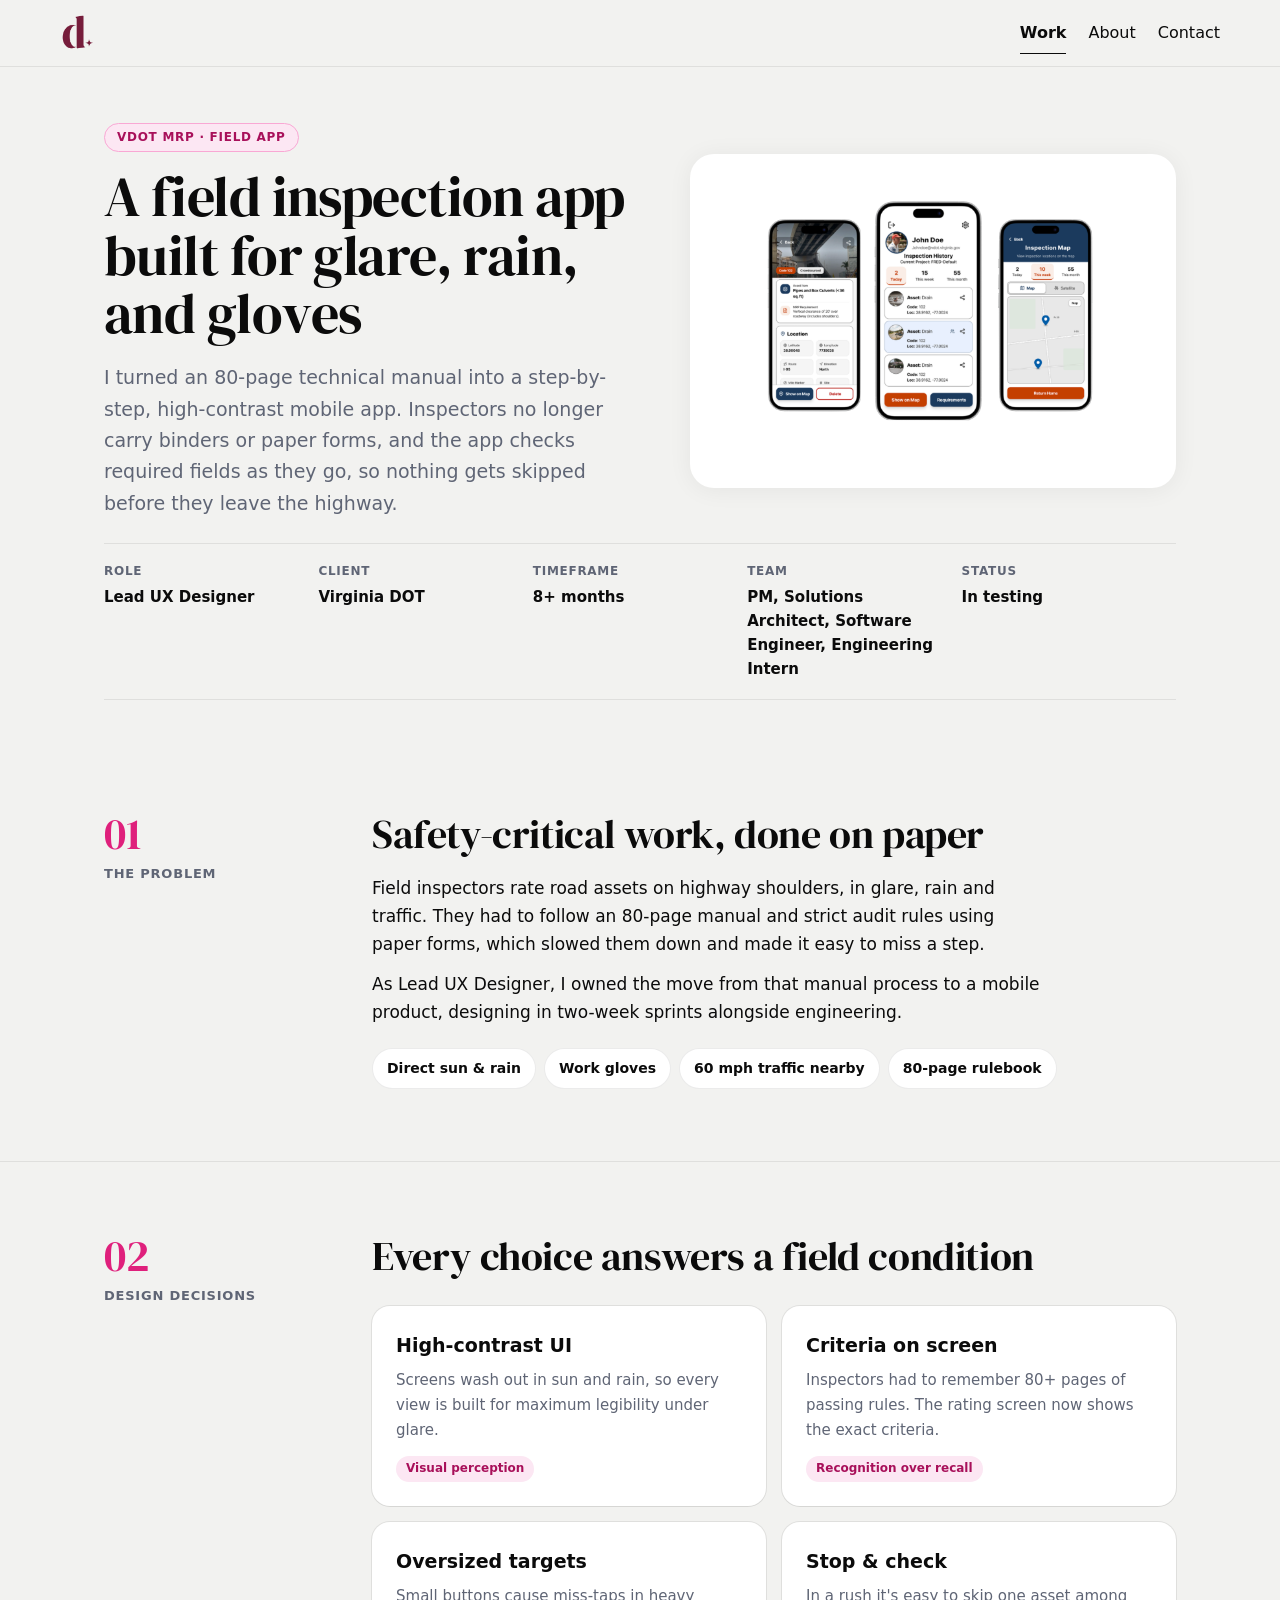
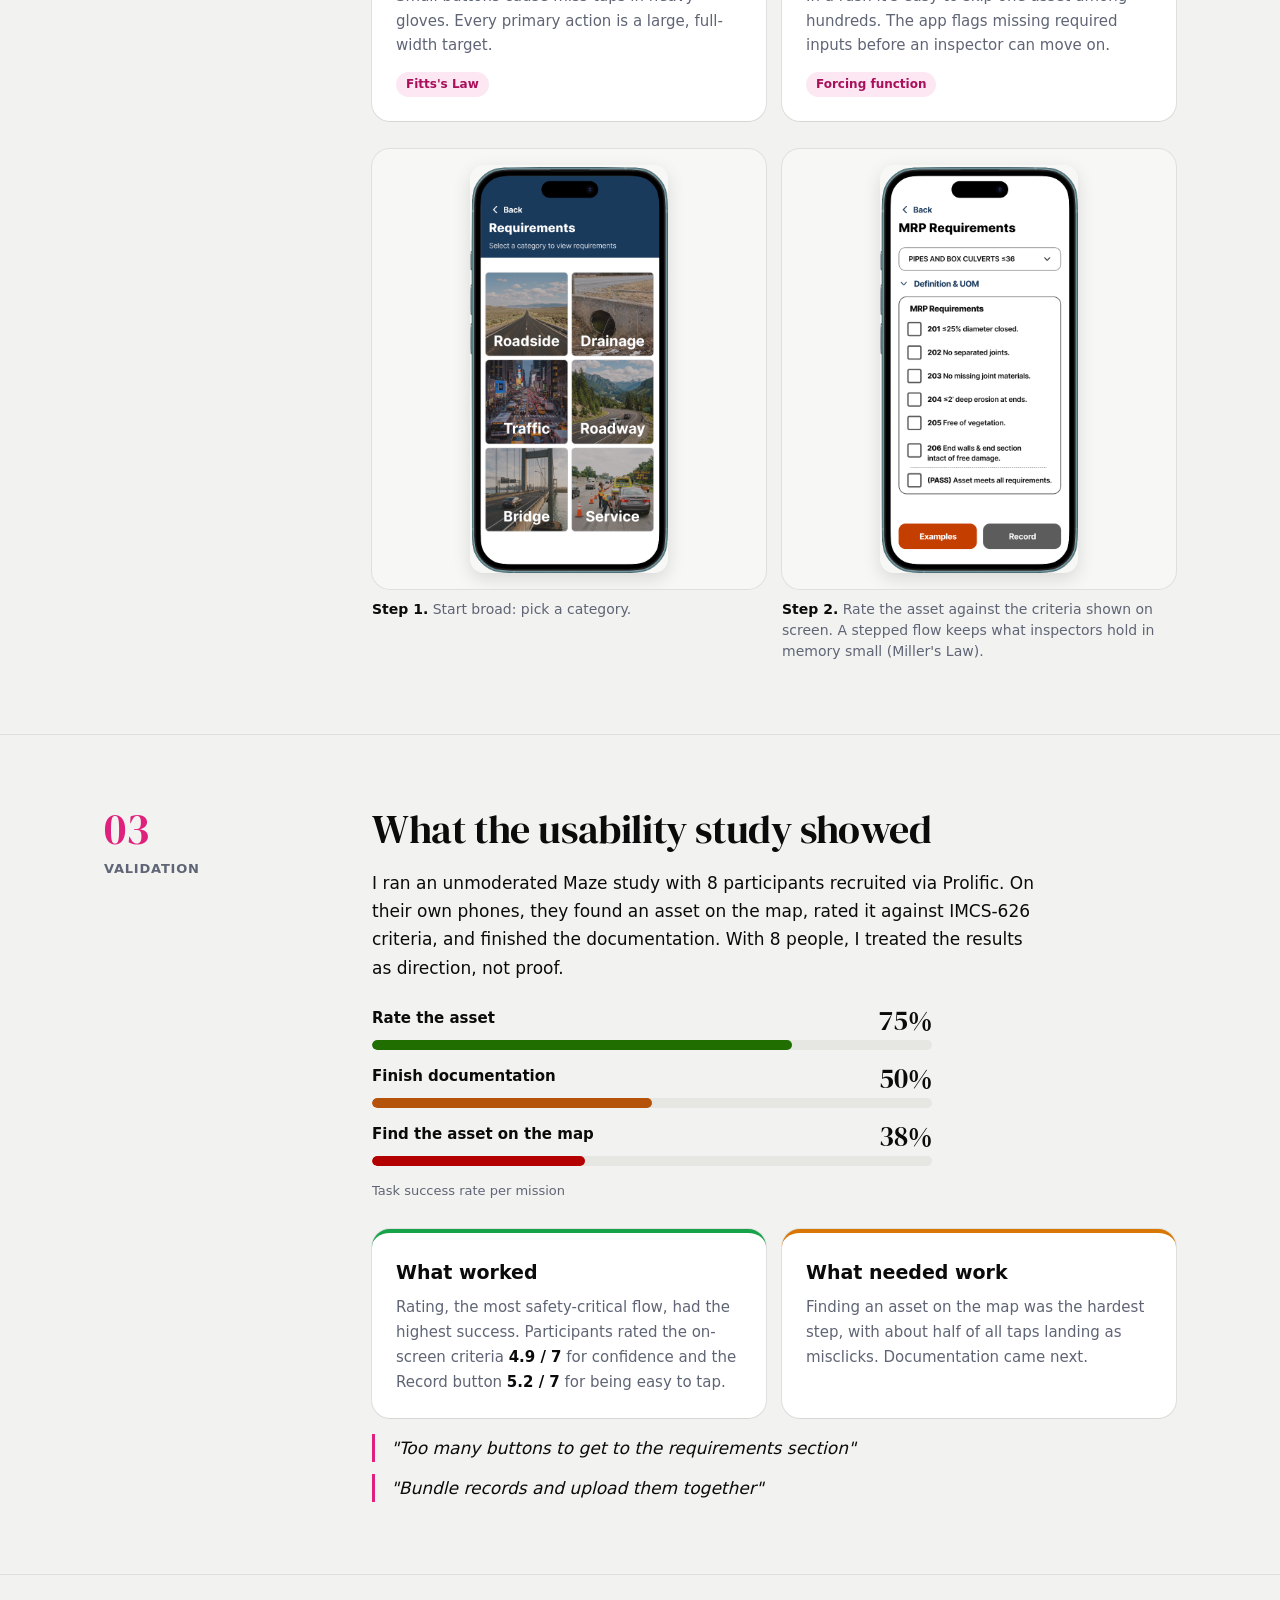
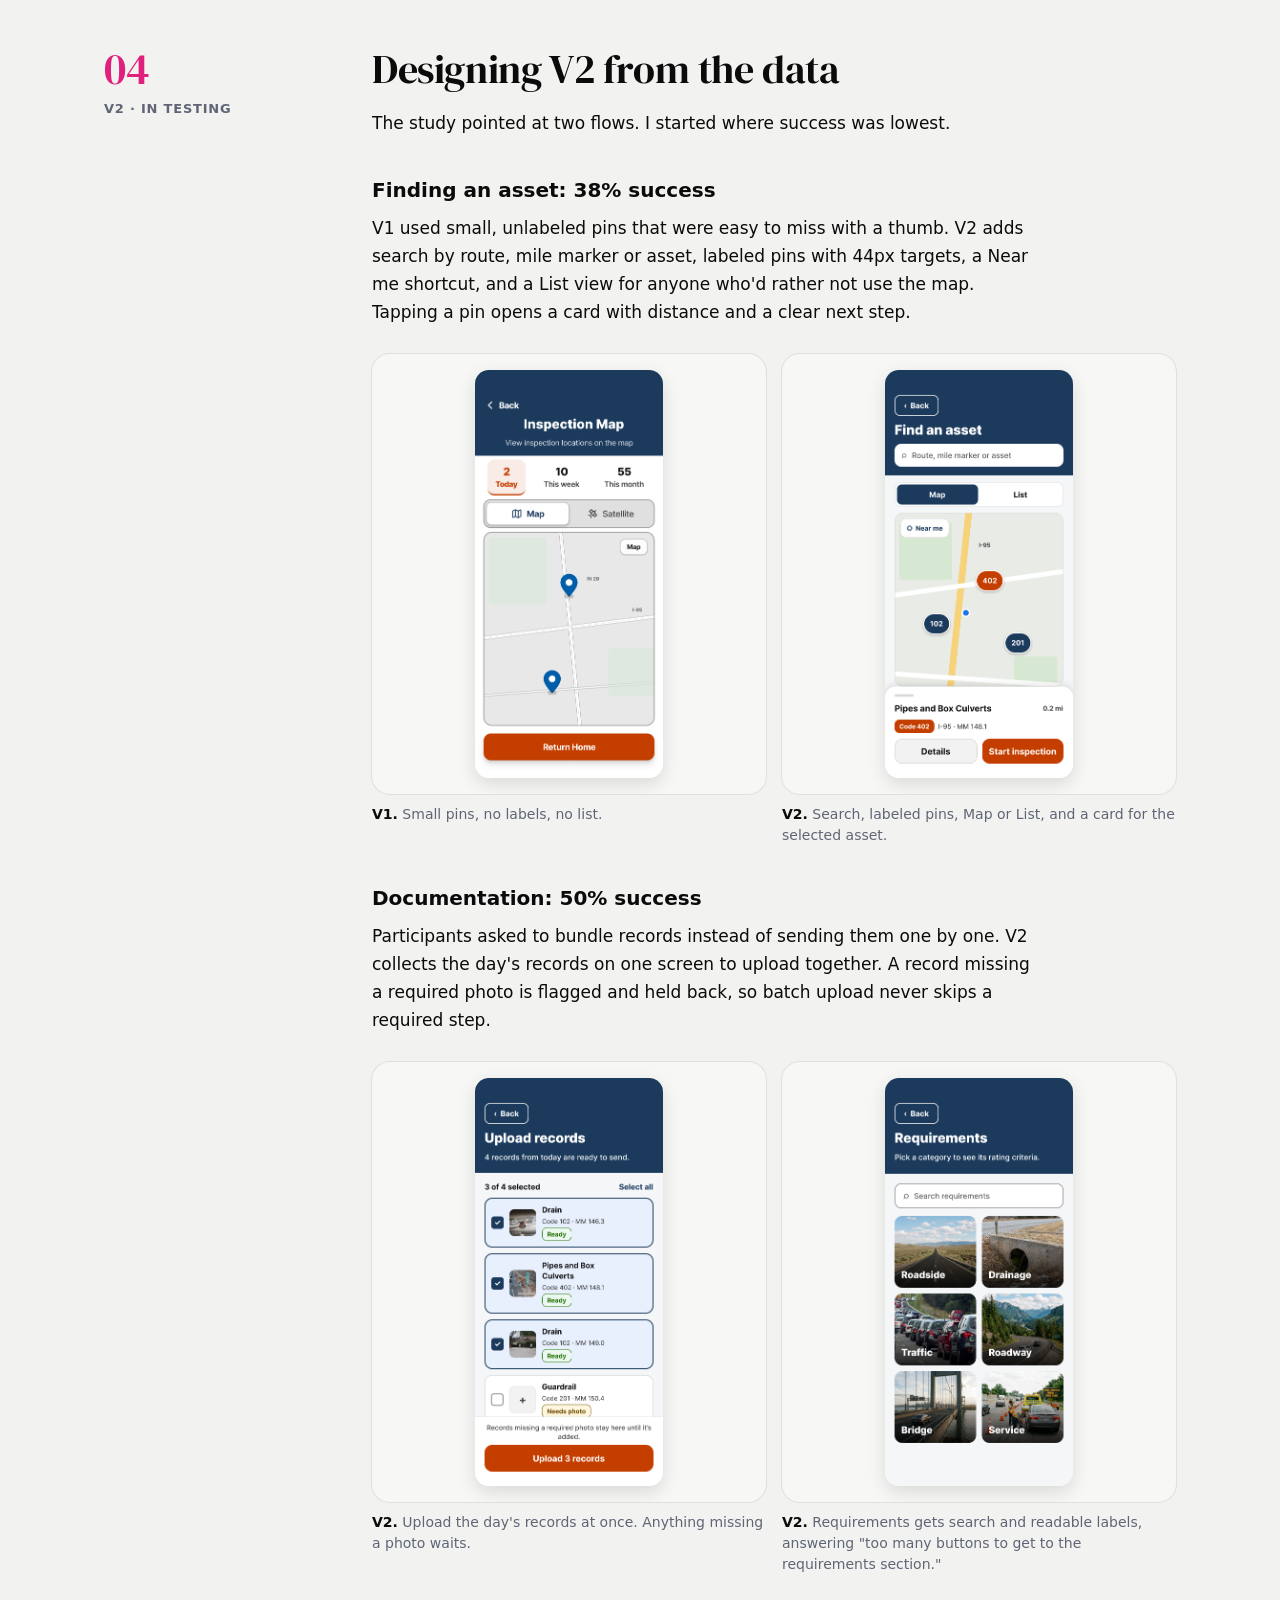
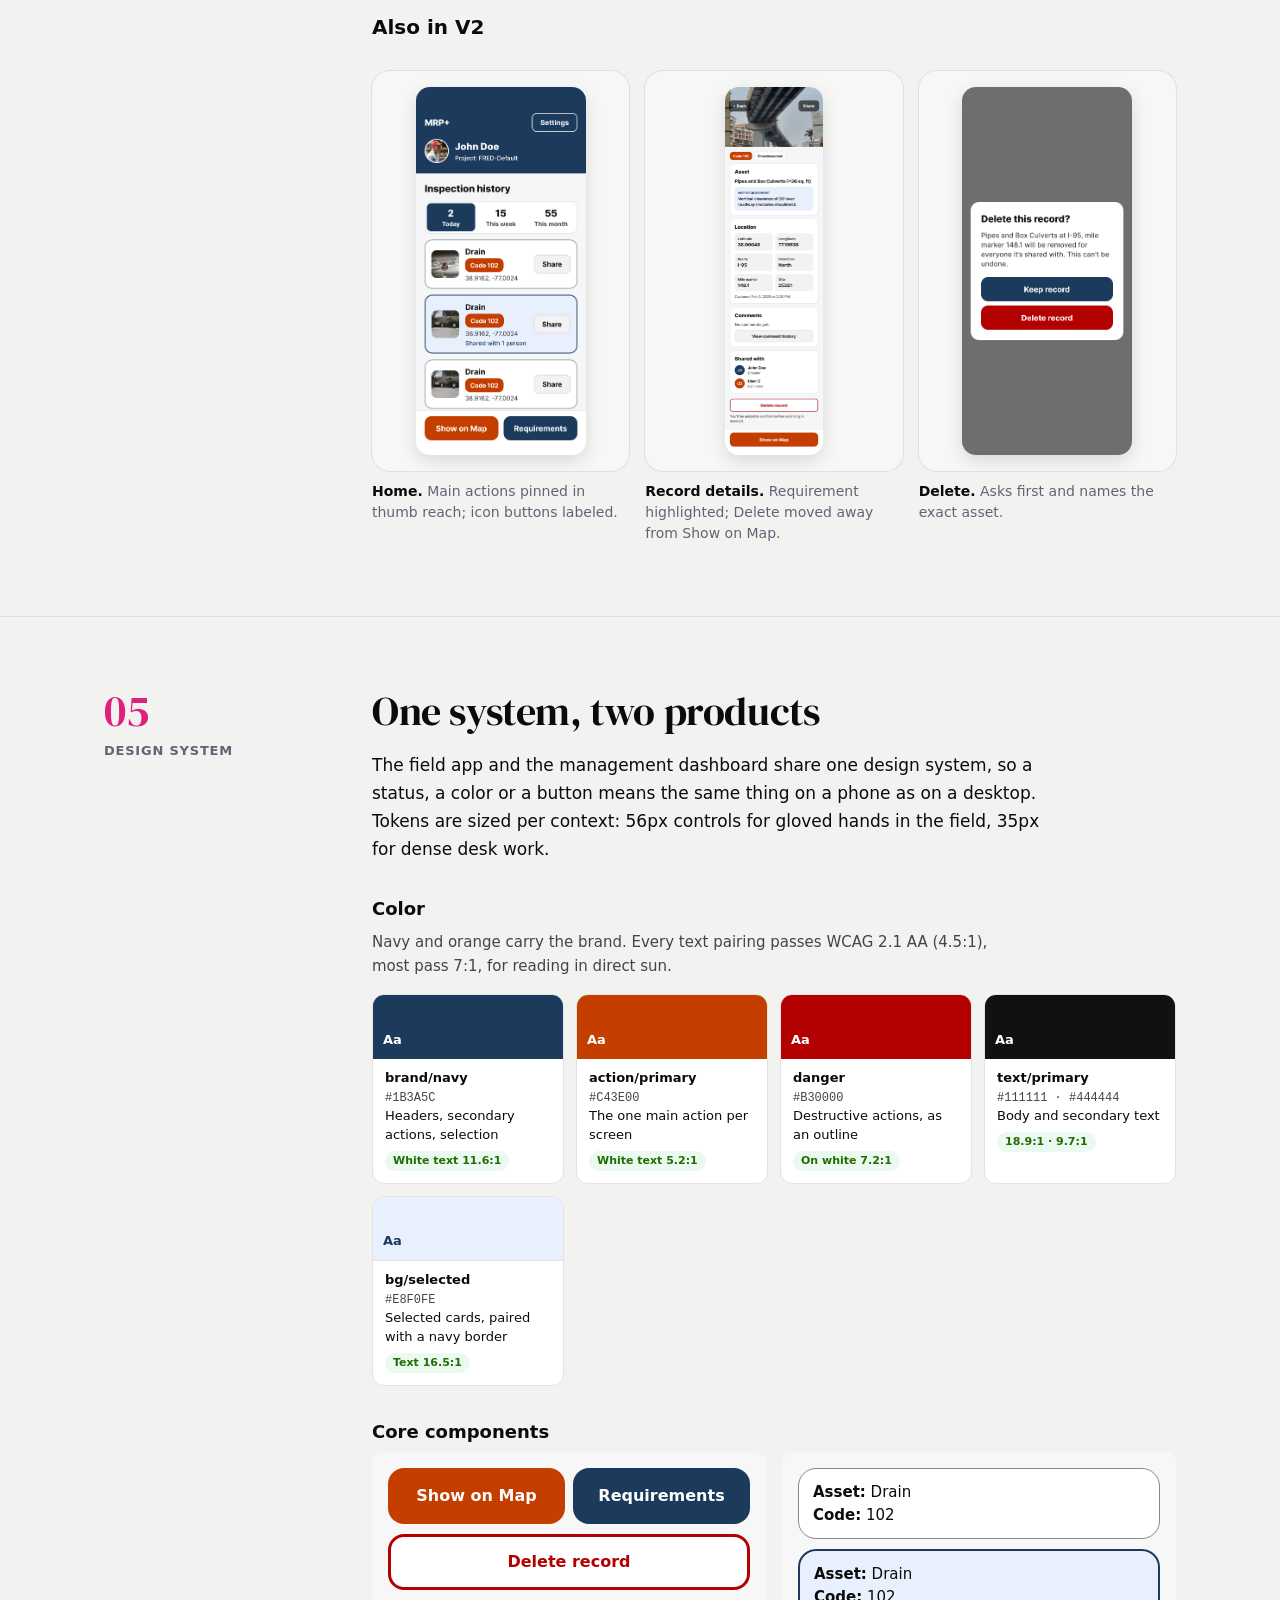
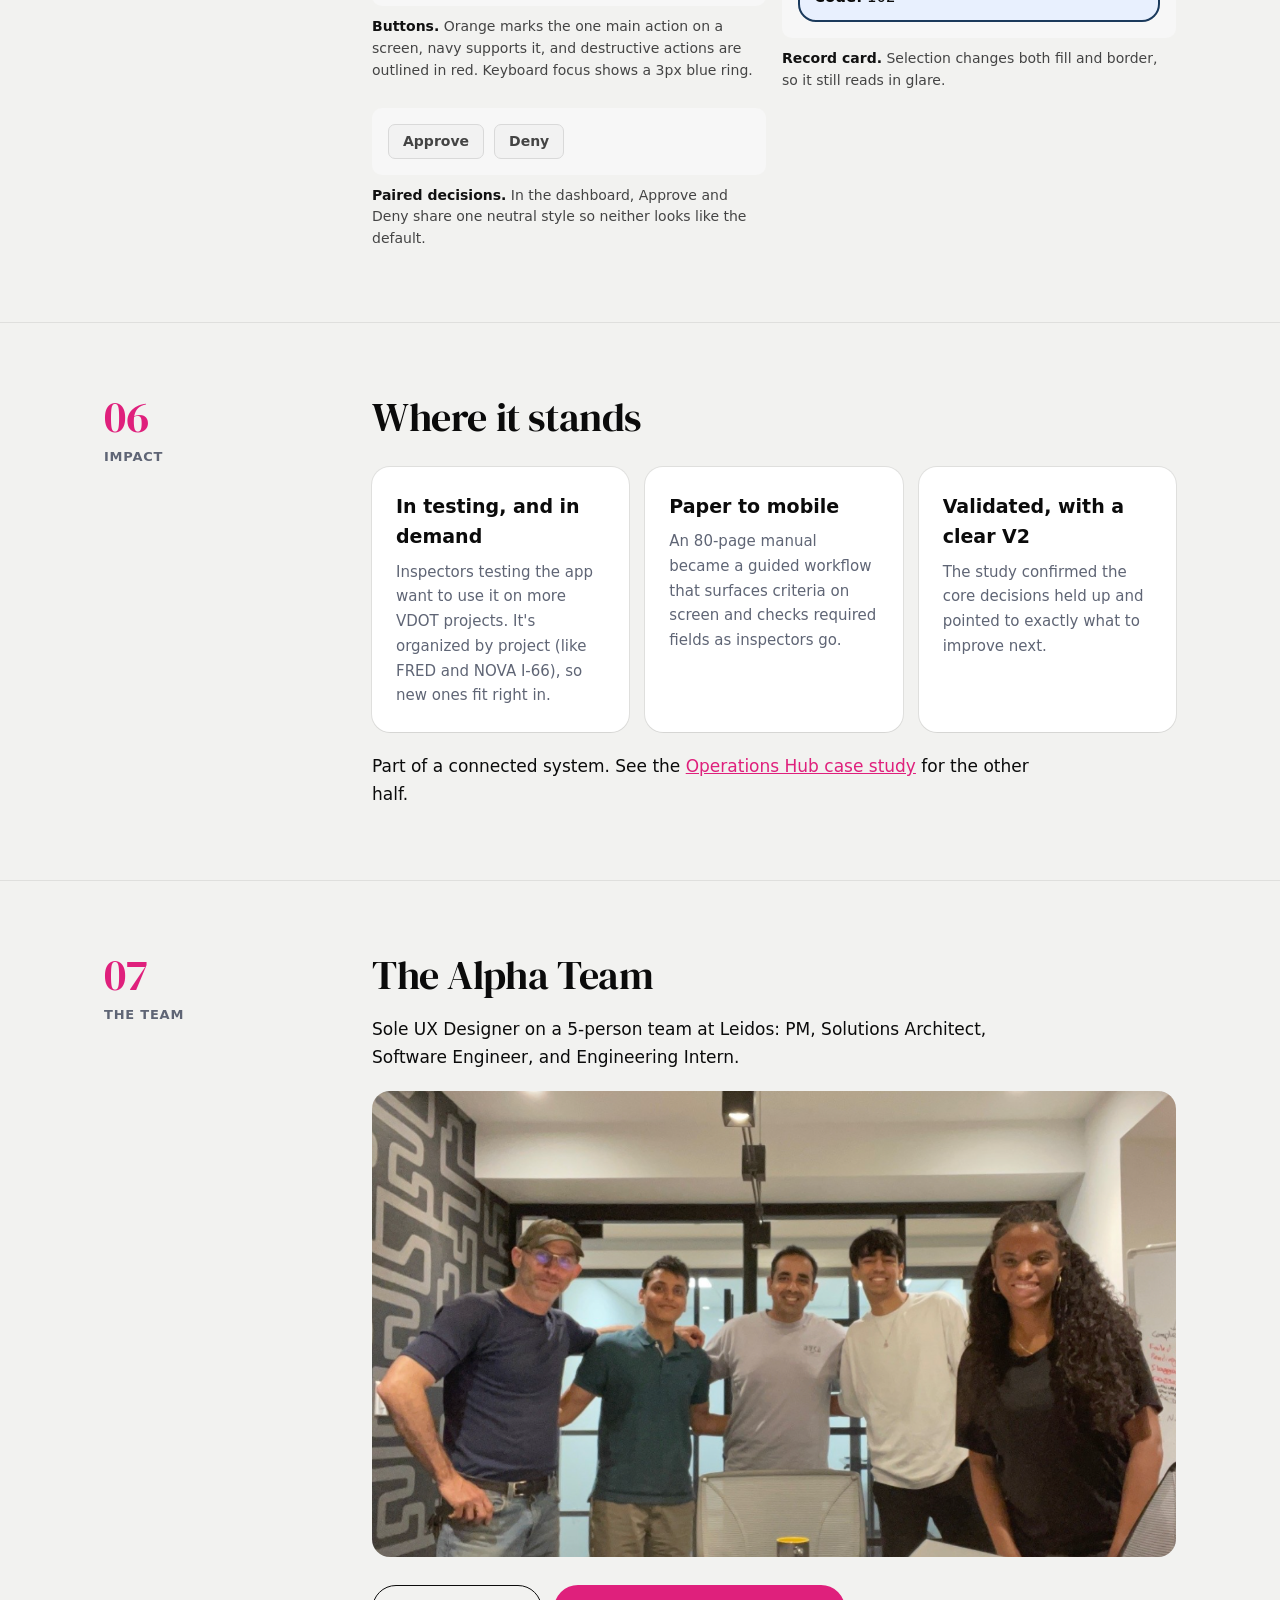
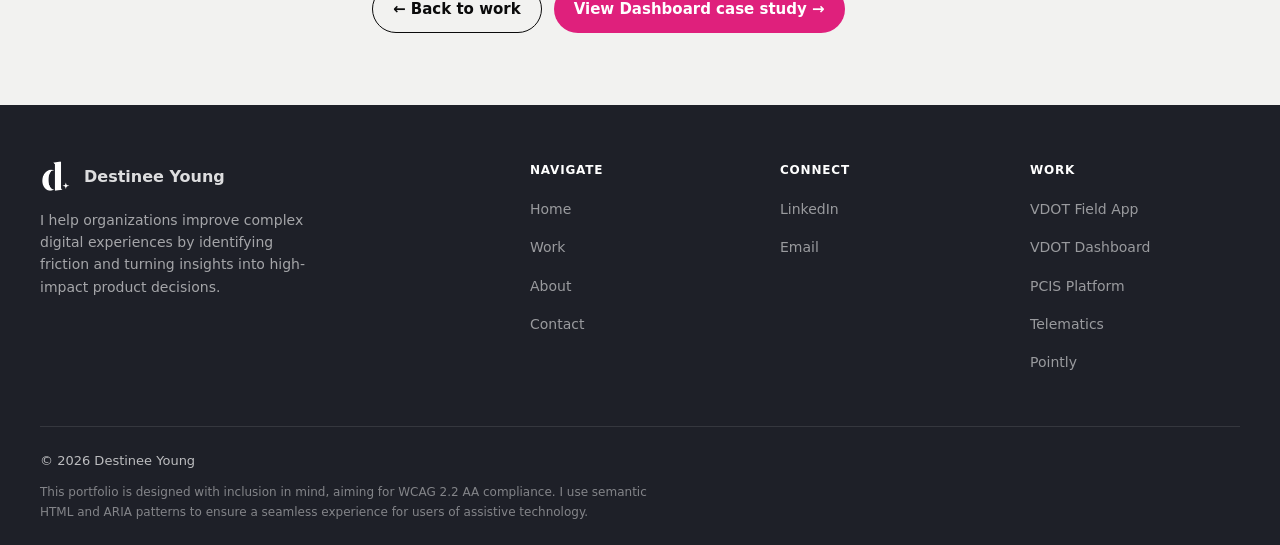
<file: vdot-mobile-app.html>
<!doctype html>
<html lang="en">
  <head>
    <meta charset="UTF-8" />
    <meta name="viewport" content="width=device-width, initial-scale=1.0" />
    <title>VDOT MRP Field Inspection App | Destinee Young</title>
    <link rel="icon" type="image/png" href="favicon/favicon-48x48.png" />
    <script
      async
      src="https://www.googletagmanager.com/gtag/js?id=G-34V535KX45"
    ></script>
    <script>
      window.dataLayer = window.dataLayer || [];
      function gtag() {
        dataLayer.push(arguments);
      }
      gtag("js", new Date());
      gtag("config", "G-34V535KX45");
    </script>
    <link rel="preconnect" href="https://fonts.googleapis.com" />
    <link rel="preconnect" href="https://fonts.gstatic.com" crossorigin />
    <link
      href="https://fonts.googleapis.com/css2?family=DM+Serif+Display:ital@0;1&display=swap"
      rel="stylesheet"
    />
    <style>
      :root {
        --bg: #f2f2f0;
        --text: #0b0b0b;
        --muted: #5f6575;
        --line: rgba(0, 0, 0, 0.08);
        --card: #ffffff;
        --accent: #df207c;
        --pink: #df207c;
        --pink-light: #fce7f3;
        --pink-dark: #a8105a;
        --pink-border: #f9a8d4;
        --green: #4ade80;
        --green-light: #f0fdf4;
        --green-dark: #166534;
        --green-border: #bbf7d0;
      }
      /* Logo pink tint */
      .brand img {
        filter: brightness(0) saturate(100%) invert(18%) sepia(89%)
          saturate(1100%) hue-rotate(306deg) brightness(84%);
      }
      .footer-brand img { filter: brightness(0) invert(1); }
      * {
        box-sizing: border-box;
        margin: 0;
        padding: 0;
      }
      html,
      body {
        height: 100%;
      }
      body {
        font-family:
          -apple-system, BlinkMacSystemFont, "Segoe UI", Roboto, Inter,
          system-ui, sans-serif;
        background: var(--bg);
        color: var(--text);
        line-height: 1.6;
      }
      a {
        color: var(--accent);
        text-decoration: none;
      }
      a:focus-visible,
      button:focus-visible {
        outline: 2px solid #000;
        outline-offset: 2px;
      }
      h1,
      h2 {
        font-family: "DM Serif Display", Georgia, serif;
        font-weight: 400;
      }

      nav {
        position: sticky;
        top: 0;
        z-index: 50;
        background: var(--bg);
        border-bottom: 1px solid var(--line);
      }
      .nav-inner {
        max-width: 1200px;
        margin: 0 auto;
        padding: 14px 20px;
        display: flex;
        align-items: center;
        justify-content: space-between;
        gap: 16px;
      }
      .brand img {
        height: 36px;
      }
      .nav-links {
        display: flex;
        gap: 22px;
        align-items: center;
      }
      .nav-links a {
        position: relative;
        padding: 6px 0;
        color: var(--text);
      }
      .nav-links a::after {
        content: "";
        position: absolute;
        left: 0;
        bottom: -2px;
        height: 1px;
        width: 0;
        background: var(--text);
        transition: width 0.2s ease;
      }
      .nav-links a:hover::after,
      .nav-links a:focus-visible::after {
        width: 100%;
      }
      .nav-links a[aria-current="page"] { font-weight: 600; }
      .nav-links a[aria-current="page"]::after { width: 100%; }
      .mobile-menu a[aria-current="page"] { font-weight: 600; }

      .btn {
        display: inline-flex;
        align-items: center;
        gap: 8px;
        background: var(--accent);
        color: #fff;
        border: 1px solid var(--accent);
        padding: 12px 16px;
        border-radius: 10px;
        font-weight: 600;
        min-height: 48px;
      }
      .btn.ghost {
        background: transparent;
        color: var(--text);
      }

      /* Outcome banner */
      .outcome-banner {
        background: #fce7f3;
        border-bottom: 1px solid #f9a8d4;
        padding: 18px 5%;
      }
      .outcome-banner-inner {
        max-width: 1200px;
        margin: 0 auto;
        display: flex;
        gap: 32px;
        align-items: center;
        flex-wrap: wrap;
      }
      .outcome-stat {
        display: flex;
        flex-direction: column;
        gap: 6px;
        flex: 1;
        min-width: 200px;
      }
      .outcome-stat .number {
        font-size: 11px;
        font-weight: 700;
        text-transform: uppercase;
        letter-spacing: 0.5px;
        color: #a8105a;
      }
      .outcome-stat .label {
        font-size: 14px;
        color: #531034;
        font-weight: 400;
        line-height: 1.55;
      }
      .outcome-divider {
        width: 1px;
        align-self: stretch;
        background: #f9a8d4;
        flex-shrink: 0;
      }

      /* Hero */
      .hero {
        padding: 40px 5% 20px;
      }
      .hero h1 {
        font-size: clamp(26px, 4.5vw, 38px);
        line-height: 1.15;
        font-weight: 600;
        margin-bottom: 12px;
        max-width: 900px;
      }
      .hero p {
        color: var(--muted);
        font-size: clamp(15px, 2vw, 17px);
        max-width: 820px;
      }

      /* Meta bar */
      .project-meta {
        background: #fafafa;
        border: 1px solid var(--line);
        border-radius: 12px;
        padding: 20px 24px;
        margin: 24px auto;
        display: grid;
        grid-template-columns: repeat(auto-fit, minmax(0, 1fr));
        gap: 12px;
        max-width: 1160px;
        justify-content: center;
      }
      .meta-item {
        display: flex;
        flex-direction: column;
        gap: 4px;
        align-items: center;
        text-align: center;
      }
      .meta-label {
        font-size: 11px;
        font-weight: 700;
        text-transform: uppercase;
        letter-spacing: 0.5px;
        color: var(--muted);
      }
      .meta-value {
        font-size: 15px;
        font-weight: 600;
        color: var(--text);
      }

      /* Sections, scrapbook card */
      .project-section {
        background: #fff;
        border-radius: 20px;
        margin: 0 2% 28px;
        padding: 36px 44px;
        box-shadow:
          0 2px 12px rgba(0, 0, 0, 0.05),
          0 0 0 1px rgba(0, 0, 0, 0.03);
        opacity: 0;
        transform: translateY(20px);
        transition:
          opacity 0.5s ease,
          transform 0.5s ease,
          box-shadow 0.3s ease;
      }
      .project-section.visible {
        opacity: 1;
        transform: translateY(0);
      }
      .project-section:hover {
        box-shadow:
          0 6px 24px rgba(0, 0, 0, 0.08),
          0 0 0 1px rgba(0, 0, 0, 0.03);
      }
      .project-section > p,
      .project-section > ul,
      .project-section > h2,
      .project-section > h3 {
        max-width: 720px;
      }
      .project-section h2 {
        font-size: clamp(20px, 2.6vw, 26px);
        margin-bottom: 16px;
        font-weight: 600;
      }
      .project-section h3 {
        font-size: clamp(17px, 2vw, 20px);
        margin: 24px 0 10px;
        font-weight: 600;
      }
      .project-section p,
      .project-section ul {
        color: var(--text);
        line-height: 1.75;
        font-size: 15px;
      }
      .project-section ul {
        padding-left: 1.5rem;
        margin: 12px 0;
      }
      .project-section li {
        margin-bottom: 10px;
      }
      .project-section p + p {
        margin-top: 14px;
      }

      /* Research highlight */
      .research-highlight {
        background: #f8f4ff;
        border: 1px solid #e0d4f7;
        border-left: 4px solid #7c4dcd;
        border-radius: 0 12px 12px 0;
        padding: 18px 22px;
        margin: 24px 0;
      }
      .research-highlight .rh-label {
        font-size: 11px;
        font-weight: 700;
        text-transform: uppercase;
        letter-spacing: 0.5px;
        color: #7c4dcd;
        margin-bottom: 8px;
      }
      .research-highlight p {
        font-size: 15px;
        color: var(--text);
        margin: 0;
        line-height: 1.6;
      }

      /* Design decision */
      .design-decision {
        border: 1px solid var(--line);
        border-radius: 14px;
        background: #fbfbfb;
        padding: 18px 20px;
        margin: 16px 0;
      }
      .design-decision h3,
      .design-decision h4 {
        font-size: 15px;
        margin-bottom: 10px;
        font-weight: 600;
      }
      .design-decision p {
        margin-bottom: 10px;
        font-size: 15px;
      }
      .design-decision p:last-child {
        margin-bottom: 0;
      }

      /* Info hierarchy */
      .hierarchy-box {
        border: 1px solid var(--line);
        border-radius: 14px;
        background: #fafafa;
        padding: 18px 20px;
        margin-top: 16px;
      }
      .hierarchy-box ul {
        list-style: none;
        padding: 0;
      }
      .hierarchy-box li {
        margin: 10px 0;
        padding: 10px 14px;
        border-radius: 10px;
        border: 1px solid var(--line);
        background: #fff;
      }
      .h-primary {
        border-left: 4px solid #111;
      }
      .h-secondary {
        border-left: 4px solid #6b7280;
      }
      .h-tertiary {
        border-left: 4px solid #94a3b8;
      }

      /* Behavioral formula grid */
      .behavioral-grid {
        border: 1px solid var(--line);
        border-radius: 14px;
        overflow: hidden;
        margin: 24px 0;
        font-size: 14px;
      }
      .bg-header {
        display: grid;
        grid-template-columns: 1fr 1.4fr 1.6fr;
        gap: 16px;
        background: #fafafa;
        border-bottom: 1px solid var(--line);
        padding: 12px 16px;
        font-size: 11px;
        font-weight: 700;
        text-transform: uppercase;
        letter-spacing: 0.5px;
        color: var(--muted);
      }
      .bg-row {
        display: grid;
        grid-template-columns: 1fr 1.4fr 1.6fr;
        gap: 16px;
        padding: 16px;
        border-bottom: 1px solid var(--line);
        line-height: 1.65;
        align-items: start;
      }
      .bg-row:last-child {
        border-bottom: none;
      }
      .bg-row:nth-child(odd) {
        background: #fafafa;
      }
      .bg-problem {
        font-weight: 600;
        color: var(--text);
      }
      .bg-science {
        color: var(--muted);
      }
      .bg-science strong {
        color: var(--pink-dark);
        font-style: normal;
      }
      @media (max-width: 768px) {
        .bg-header {
          display: none;
        }
        .bg-row {
          grid-template-columns: 1fr;
          gap: 10px;
          padding: 14px 16px;
        }
        .bg-row::before {
          content: attr(data-label);
          font-size: 10px;
          font-weight: 700;
          text-transform: uppercase;
          letter-spacing: 0.5px;
          color: var(--muted);
        }
      }

      /* Section label tag, sticker style */
      .section-tag {
        display: inline-block;
        font-size: 11px;
        font-weight: 700;
        text-transform: uppercase;
        letter-spacing: 0.5px;
        color: var(--pink-dark);
        background: var(--pink-light);
        border: 1px solid var(--pink-border);
        border-radius: 999px;
        padding: 3px 10px;
        margin-bottom: 12px;
        transform: rotate(-1.5deg);
        box-shadow: 0 2px 6px rgba(0, 0, 0, 0.08);
        transition: transform 0.2s cubic-bezier(0.34, 1.56, 0.64, 1);
      }
      .section-tag:hover {
        transform: rotate(0deg) scale(1.06);
      }
      .section-tag.green {
        color: var(--green-dark);
        background: var(--green-light);
        border-color: var(--green-border);
      }
      /* Tape on images */
      .media-tape {
        position: relative;
        padding-top: 14px;
      }
      .media-tape.green-tape::before {
        content: "";
        position: absolute;
        top: 0;
        left: 50%;
        transform: translateX(-50%) rotate(-2deg);
        width: 60px;
        height: 16px;
        background: rgba(187, 247, 208, 0.9);
        border-radius: 3px;
        box-shadow: 0 1px 4px rgba(0, 0, 0, 0.1);
      }

      /* Media */
      .media-well {
        width: 100%;
        max-width: 800px;
        aspect-ratio: 16/9;
        background: #f8f8f8;
        border: 1px solid var(--line);
        border-radius: 12px;
        display: flex;
        align-items: center;
        justify-content: center;
        overflow: hidden;
        padding: 10px;
        margin: 16px auto 0;
      }
      .media-well img {
        width: 100%;
        height: 100%;
        object-fit: contain;
        border-radius: 8px;
      }
      .media-well.tall {
        aspect-ratio: 4/3;
      }

      .media-caption {
        text-align: center;
        font-size: 13px;
        color: var(--muted);
        margin-top: 10px;
        max-width: 800px;
        margin-left: auto;
        margin-right: auto;
      }

      .placeholder-img {
        background: #f0f4f8;
        border: 2px dashed #c8d5e3;
        border-radius: 10px;
        padding: 36px 24px;
        text-align: center;
        margin: 20px 0;
      }
      .placeholder-img p {
        color: #7a90a4;
        font-size: 13px;
        font-style: italic;
        margin: 0;
      }

      /* Nav between case studies */
      .case-nav {
        display: flex;
        gap: 10px;
        flex-wrap: wrap;
        margin-top: 24px;
      }
      .case-nav a {
        border: 1px solid var(--text);
        border-radius: 10px;
        padding: 10px 14px;
        font-weight: 700;
      }
      .case-nav a.primary {
        background: var(--accent);
        color: #fff;
      }
      .case-nav a.secondary {
        background: transparent;
        color: var(--text);
      }

      /* Footer */
      footer {
        background: #1e2028;
        border-top: none;
        padding: 56px 20px 24px;
        color: rgba(255,255,255,0.85);
      }
      .footer-content {
        max-width: 1200px;
        margin: 0 auto;
      }
      .footer-grid {
        display: grid;
        grid-template-columns: 1.2fr 2fr;
        gap: 64px;
        padding-bottom: 40px;
        border-bottom: 1px solid rgba(255, 255, 255, 0.1);
      }
      .footer-brand {
        display: flex;
        flex-direction: column;
      }
      .footer-brand p { color: rgba(255,255,255,0.6) !important; }
      .footer-nav {
        display: grid;
        grid-template-columns: repeat(3, 1fr);
        gap: 40px;
      }
      .footer-col h4 {
        font-size: 12px;
        font-weight: 700;
        text-transform: uppercase;
        letter-spacing: 0.8px;
        margin: 0 0 14px;
        color: #fff;
      }
      .footer-col ul {
        list-style: none;
        margin: 0;
        padding: 0;
      }
      .footer-col li {
        margin-bottom: 8px;
      }
      .footer-col a {
        color: rgba(255, 255, 255, 0.55);
        font-size: 14px;
        transition: color 0.2s ease;
        display: block;
        padding: 4px 0;
      }
      .footer-col a:hover {
        color: #fff;
      }
      .footer-bottom {
        padding-top: 24px;
        color: rgba(255, 255, 255, 0.7);
        font-size: 13px;
      }

      /* Mobile nav */
      .mobile-nav {
        display: none;
      }
      .mobile-nav summary {
        list-style: none;
        cursor: pointer;
        padding: 8px 12px;
        min-height: 44px;
        display: flex;
        align-items: center;
        font-weight: 600;
        user-select: none;
      }
      .mobile-nav summary::-webkit-details-marker {
        display: none;
      }
      .mobile-menu {
        position: absolute;
        top: 100%;
        left: 0;
        right: 0;
        background: var(--bg);
        border-bottom: 1px solid var(--line);
        box-shadow: 0 4px 12px rgba(0, 0, 0, 0.08);
      }
      .mobile-menu a {
        display: block;
        padding: 14px 20px;
        border-bottom: 1px solid var(--line);
        min-height: 48px;
      }
      .mobile-menu a:last-child {
        border-bottom: none;
      }

      @media (max-width: 900px) {
        .footer-grid {
          grid-template-columns: 1fr;
          gap: 40px;
        }
        .footer-nav {
          grid-template-columns: repeat(3, 1fr);
          gap: 32px;
        }
        .outcome-banner-inner {
          gap: 20px;
        }
        .outcome-divider {
          display: none;
        }
      }
      @media (max-width: 768px) {
        .nav-links {
          display: none;
        }
        .mobile-nav {
          display: block;
        }
        .project-meta {
          grid-template-columns: repeat(2, 1fr);
          gap: 16px;
        }
      }
      /* 2-screen side-by-side strip */
      .screen-strip {
        display: grid;
        grid-template-columns: 1fr 1fr;
        gap: 16px;
        margin: 20px 0 0;
      }
      .screen-strip-item {
        display: flex;
        flex-direction: column;
      }

      @media (max-width: 640px) {
        .footer-nav {
          grid-template-columns: 1fr;
          gap: 28px;
        }
        .footer-grid {
          gap: 32px;
        }
        .project-meta {
          grid-template-columns: 1fr;
        }
        .project-section {
          margin: 0 0 16px;
          border-radius: 16px;
          padding: 24px 20px;
        }
        .screen-strip {
          grid-template-columns: 1fr;
        }
      }
      @media (prefers-reduced-motion: reduce) {
        .project-section {
          opacity: 1 !important;
          transform: none !important;
          transition: box-shadow 0.3s ease !important;
        }
        .section-tag {
          transform: none !important;
        }
        .section-tag:hover,
        .design-decision:hover {
          transform: none !important;
          box-shadow: none !important;
        }
      }
      /* Cognitive load reduction, readability */
      .project-section p,
      .about-text p,
      .about-section p {
        line-height: 1.75;
        margin-bottom: 14px;
        max-width: 72ch;
      }
      .project-section ul,
      .about-text ul {
        max-width: 72ch;
        line-height: 1.75;
      }
      .project-section li {
        margin-bottom: 8px;
      }
      .design-decision {
        margin-bottom: 20px;
      }
      .skip-link {
        position: absolute;
        top: -40px;
        left: 0;
        background: #0b0b0b;
        color: #fff;
        padding: 8px 16px;
        font-weight: 600;
        font-size: 14px;
        text-decoration: none;
        z-index: 200;
        border-radius: 0 0 4px 0;
        transition: top 0.2s ease;
      }
      .a11y-statement {
        margin-top: 12px;
        font-size: 12px;
        color: rgba(255,255,255,0.45);
        max-width: 640px;
        line-height: 1.6;
      }
      .skip-link:focus {
        top: 0;
        outline: 2px solid #fff;
        outline-offset: 2px;
      }
    </style>
  </head>
  <body>
    <a class="skip-link" href="#main-content">Skip to main content</a>
    <nav aria-label="Primary">
      <div class="nav-inner">
        <div class="brand">
          <a
            href="index.html"
            style="display: flex; align-items: center; gap: 12px"
          >
            <img src="logo/logo1.png" alt="DY monogram" />
          </a>
        </div>
        <div class="nav-links">
          <a href="index.html#projects" aria-current="page">Work</a>
          <a href="about.html">About</a>
          <a href="contact.html">Contact</a>
        </div>
        <details class="mobile-nav">
          <summary aria-label="Toggle menu">Menu</summary>
          <div class="mobile-menu">
            <a href="index.html#projects" aria-current="page">Work</a>
            <a href="about.html">About</a>
            <a href="contact.html">Contact</a>
          </div>
        </details>
      </div>
    </nav>

    <main id="main-content" class="cs">
      <style>
        .cs{--cs-max:1120px;--cs-ink:#0b0b0b;--cs-mute:#5f6575;--cs-line:rgba(0,0,0,.08);--cs-soft:#f7f7f5}
        .cs *{box-sizing:border-box}
        .cs .cs-wrap{max-width:var(--cs-max);margin:0 auto;padding:0 24px}
        .cs h1,.cs h2{font-family:"DM Serif Display",Georgia,serif;font-weight:400;letter-spacing:-.01em}
        .cs p{color:var(--cs-ink);font-size:17px;line-height:1.65;max-width:62ch}
        .cs .cs-lead{font-size:19px;color:var(--cs-mute)}
        .cs .cs-pill{display:inline-block;font-size:12px;font-weight:700;text-transform:uppercase;letter-spacing:.06em;color:var(--pink-dark);background:var(--pink-light);border:1px solid var(--pink-border);border-radius:999px;padding:4px 12px}
        /* Hero */
        .cs-hero{padding:56px 0 32px}
        .cs-hero .cs-wrap{display:grid;grid-template-columns:1.05fr .95fr;gap:48px;align-items:center}
        .cs-hero h1{font-size:clamp(34px,5vw,56px);line-height:1.05;margin:16px 0 18px}
        .cs-hero .cs-wrap + .cs-wrap{display:block}
        .cs-hero-img{background:#fff;border-radius:24px;padding:24px;box-shadow:0 2px 24px rgba(0,0,0,.06)}
        .cs-hero-img img{width:100%;height:auto;display:block;border-radius:12px}
        .cs-facts{display:grid;grid-template-columns:repeat(5,1fr);gap:0;border-top:1px solid var(--cs-line);border-bottom:1px solid var(--cs-line);margin:24px 0 8px}
        .cs-facts div{padding:18px 16px 18px 0}
        .cs-facts dt{font-size:12px;font-weight:700;letter-spacing:.06em;text-transform:uppercase;color:var(--cs-mute);margin-bottom:4px}
        .cs-facts dd{margin:0;font-size:15px;font-weight:600}
        /* Section */
        .cs-sec{padding:72px 0;border-bottom:1px solid var(--cs-line)}
        .cs-sec .cs-wrap{display:grid;grid-template-columns:220px 1fr;gap:48px}
        .cs-sec .cs-wrap > div{min-width:0}
        .cs-label{position:sticky;top:96px;align-self:start}
        .cs-num{font-family:"DM Serif Display",Georgia,serif;font-size:44px;line-height:1;color:var(--pink)}
        .cs-label span{display:block;margin-top:8px;font-size:13px;font-weight:700;letter-spacing:.06em;text-transform:uppercase;color:var(--cs-mute)}
        .cs-sec h2{font-size:clamp(28px,3.4vw,40px);line-height:1.1;margin:0 0 18px}
        .cs-sec p+p{margin-top:12px}
        .cs-chips{display:flex;flex-wrap:wrap;gap:8px;margin-top:22px}
        .cs-chip{font-size:14px;font-weight:600;padding:8px 14px;border-radius:999px;background:#fff;border:1px solid var(--cs-line)}
        /* Cards */
        .cs-grid2{display:grid;grid-template-columns:1fr 1fr;gap:16px;margin-top:28px}
        .cs-grid3{display:grid;grid-template-columns:repeat(3,1fr);gap:16px;margin-top:28px}
        .cs-card{background:#fff;border-radius:18px;padding:24px;box-shadow:0 1px 0 rgba(0,0,0,.04),0 0 0 1px var(--cs-line)}
        .cs-card h3{font-size:19px;font-weight:700;margin:0 0 8px}
        .cs-card p{font-size:15px;color:var(--cs-mute);margin:0}
        .cs-card .cs-why{display:inline-block;margin-top:14px;font-size:12px;font-weight:700;color:var(--pink-dark);background:var(--pink-light);border-radius:999px;padding:3px 10px}
        .cs-card.ok{border-top:4px solid #16a34a}.cs-card.warn{border-top:4px solid #d97706}
        /* Phones */
        .cs-phones{display:grid;gap:16px;margin-top:28px}
        .cs-phones.two{grid-template-columns:1fr 1fr}
        .cs-phones.four{grid-template-columns:repeat(4,1fr)}
        .cs-phone{margin:0}
        .cs-phone .frame{background:var(--cs-soft);border-radius:18px;padding:16px;display:flex;justify-content:center;align-items:flex-start;height:440px;overflow:hidden;box-shadow:0 0 0 1px var(--cs-line)}
        .cs-phones.four .cs-phone .frame{height:380px}
        .cs-phone img{max-height:100%;max-width:100%;width:auto;object-fit:contain;object-position:top;border-radius:14px;box-shadow:0 6px 18px rgba(0,0,0,.12)}
        .cs-phone figcaption{font-size:14px;line-height:1.5;color:var(--cs-mute);margin-top:10px}
        .cs-phone figcaption b{color:var(--cs-ink)}
        /* Stats */
        .cs-stats{display:flex;gap:40px;flex-wrap:wrap;margin:24px 0 8px}
        .cs-stat b{display:block;font-family:"DM Serif Display",Georgia,serif;font-size:48px;line-height:1;font-weight:400}
        .cs-stat span{font-size:14px;color:var(--cs-mute)}
        .cs-quote{margin-top:16px;padding-left:16px;border-left:3px solid var(--pink);font-style:italic;color:var(--cs-ink)}
        /* Team */
        .cs-team img{width:100%;height:auto;border-radius:18px;margin-top:20px;display:block}
        .cs-nav{display:flex;gap:12px;flex-wrap:wrap;margin-top:28px}
        .cs-nav a{display:inline-flex;align-items:center;min-height:48px;padding:0 20px;border-radius:999px;font-weight:600;font-size:15px}
        .cs-nav .primary{background:var(--pink);color:#fff}
        .cs-nav .secondary{border:1px solid var(--cs-ink);color:var(--cs-ink)}
        .cs .ds-block{margin-top:8px}
        .cs-bars{margin:24px 0 8px;max-width:560px}
        .cs-bar{margin-bottom:14px}
        .cs-bar-top{display:flex;justify-content:space-between;font-size:15px;font-weight:600;margin-bottom:6px}
        .cs-bar-top b{font-family:"DM Serif Display",Georgia,serif;font-size:28px;font-weight:400;line-height:1}
        .cs-track{height:10px;border-radius:99px;background:#e6e6e2;overflow:hidden}
        .cs-track i{display:block;height:100%;border-radius:99px}
        .cs-bar.ok i{background:#216e00}.cs-bar.warn i{background:#b45309}.cs-bar.bad i{background:#b30000}
        .cs-bar-note{font-size:13px!important;color:var(--cs-mute)!important}
        .cs .cs-h3{font-size:20px;font-weight:700;margin:36px 0 8px}
        .cs-phones.three{grid-template-columns:repeat(3,1fr)}
        .cs-phones.three .cs-phone .frame{height:400px}
        .cs-card p b{color:var(--cs-ink)}
        @media (max-width:900px){
          .cs-hero .cs-wrap,.cs-sec .cs-wrap{grid-template-columns:1fr;gap:20px}
          .cs-label{position:static;display:flex;align-items:baseline;gap:12px}
          .cs-label span{margin-top:0}
          .cs-facts{grid-template-columns:repeat(2,1fr)}
          .cs-grid2,.cs-grid3,.cs-phones.two,.cs-phones.three{grid-template-columns:1fr}
          .cs-phones.four{grid-template-columns:1fr 1fr}
          .cs-phone .frame,.cs-phones.four .cs-phone .frame{height:360px}
          .cs-sec{padding:48px 0}
        }
      </style>

      <!-- Hero -->
      <header class="cs-hero">
        <div class="cs-wrap">
          <div>
            <span class="cs-pill">VDOT MRP &middot; Field App</span>
            <h1>A field inspection app built for glare, rain, and gloves</h1>
            <p class="cs-lead">I turned an 80-page technical manual into a step-by-step, high-contrast mobile app. Inspectors no longer carry binders or paper forms, and the app checks required fields as they go, so nothing gets skipped before they leave the highway.</p>
          </div>
          <div class="cs-hero-img">
            <img src="imgs/vdotapp1.png" alt="VDOT MRP mobile inspection app: record details, inspection history, and inspection map screens" />
          </div>
        </div>
        <div class="cs-wrap">
          <dl class="cs-facts">
            <div><dt>Role</dt><dd>Lead UX Designer</dd></div>
            <div><dt>Client</dt><dd>Virginia DOT</dd></div>
            <div><dt>Timeframe</dt><dd>8+ months</dd></div>
            <div><dt>Team</dt><dd>PM, Solutions Architect, Software Engineer, Engineering Intern</dd></div>
            <div><dt>Status</dt><dd>In testing</dd></div>
          </dl>
        </div>
      </header>

      <!-- 01 Problem -->
      <section class="cs-sec">
        <div class="cs-wrap">
          <div class="cs-label"><div class="cs-num">01</div><span>The problem</span></div>
          <div>
            <h2>Safety-critical work, done on paper</h2>
            <p>Field inspectors rate road assets on highway shoulders, in glare, rain and traffic. They had to follow an 80-page manual and strict audit rules using paper forms, which slowed them down and made it easy to miss a step.</p>
            <p>As Lead UX Designer, I owned the move from that manual process to a mobile product, designing in two-week sprints alongside engineering.</p>
            <div class="cs-chips"><span class="cs-chip">Direct sun &amp; rain</span><span class="cs-chip">Work gloves</span><span class="cs-chip">60 mph traffic nearby</span><span class="cs-chip">80-page rulebook</span></div>
          </div>
        </div>
      </section>

      <!-- 02 Decisions -->
      <section class="cs-sec">
        <div class="cs-wrap">
          <div class="cs-label"><div class="cs-num">02</div><span>Design decisions</span></div>
          <div>
            <h2>Every choice answers a field condition</h2>
            <div class="cs-grid2">
              <div class="cs-card"><h3>High-contrast UI</h3><p>Screens wash out in sun and rain, so every view is built for maximum legibility under glare.</p><span class="cs-why">Visual perception</span></div>
              <div class="cs-card"><h3>Criteria on screen</h3><p>Inspectors had to remember 80+ pages of passing rules. The rating screen now shows the exact criteria.</p><span class="cs-why">Recognition over recall</span></div>
              <div class="cs-card"><h3>Oversized targets</h3><p>Small buttons cause miss-taps in heavy gloves. Every primary action is a large, full-width target.</p><span class="cs-why">Fitts's Law</span></div>
              <div class="cs-card"><h3>Stop &amp; check</h3><p>In a rush it's easy to skip one asset among hundreds. The app flags missing required inputs before an inspector can move on.</p><span class="cs-why">Forcing function</span></div>
            </div>
            <div class="cs-phones two">
              <figure class="cs-phone"><div class="frame"><img src="imgs/step1.png" alt="Category selection: Roadside, Drainage, Traffic, Roadway, Bridge, Service" loading="lazy" /></div><figcaption><b>Step 1.</b> Start broad: pick a category.</figcaption></figure>
              <figure class="cs-phone"><div class="frame"><img src="imgs/selectedstep4.png" alt="Asset rating screen showing pass/fail criteria directly on screen" loading="lazy" /></div><figcaption><b>Step 2.</b> Rate the asset against the criteria shown on screen. A stepped flow keeps what inspectors hold in memory small (Miller's Law).</figcaption></figure>
            </div>
          </div>
        </div>
      </section>

      <!-- 03 Study -->
      <section class="cs-sec">
        <div class="cs-wrap">
          <div class="cs-label"><div class="cs-num">03</div><span>Validation</span></div>
          <div>
            <h2>What the usability study showed</h2>
            <p>I ran an unmoderated Maze study with 8 participants recruited via Prolific. On their own phones, they found an asset on the map, rated it against IMCS-626 criteria, and finished the documentation. With 8 people, I treated the results as direction, not proof.</p>
            <div class="cs-bars">
              <div class="cs-bar ok"><div class="cs-bar-top"><span>Rate the asset</span><b>75%</b></div><div class="cs-track"><i style="width:75%"></i></div></div>
              <div class="cs-bar warn"><div class="cs-bar-top"><span>Finish documentation</span><b>50%</b></div><div class="cs-track"><i style="width:50%"></i></div></div>
              <div class="cs-bar bad"><div class="cs-bar-top"><span>Find the asset on the map</span><b>38%</b></div><div class="cs-track"><i style="width:38%"></i></div></div>
              <p class="cs-bar-note">Task success rate per mission</p>
            </div>
            <div class="cs-grid2">
              <div class="cs-card ok"><h3>What worked</h3><p>Rating, the most safety-critical flow, had the highest success. Participants rated the on-screen criteria <b>4.9 / 7</b> for confidence and the Record button <b>5.2 / 7</b> for being easy to tap.</p></div>
              <div class="cs-card warn"><h3>What needed work</h3><p>Finding an asset on the map was the hardest step, with about half of all taps landing as misclicks. Documentation came next.</p></div>
            </div>
            <p class="cs-quote">"Too many buttons to get to the requirements section"</p>
            <p class="cs-quote">"Bundle records and upload them together"</p>
          </div>
        </div>
      </section>

      <!-- 04 V2 -->
      <section class="cs-sec">
        <div class="cs-wrap">
          <div class="cs-label"><div class="cs-num">04</div><span>V2 &middot; In testing</span></div>
          <div>
            <h2>Designing V2 from the data</h2>
            <p>The study pointed at two flows. I started where success was lowest.</p>
            <h3 class="cs-h3">Finding an asset: 38% success</h3>
            <p>V1 used small, unlabeled pins that were easy to miss with a thumb. V2 adds search by route, mile marker or asset, labeled pins with 44px targets, a Near me shortcut, and a List view for anyone who'd rather not use the map. Tapping a pin opens a card with distance and a clear next step.</p>
            <div class="cs-phones two">
              <figure class="cs-phone"><div class="frame"><img src="imgs/mrp-v1-map.png" alt="V1 inspection map with small unlabeled pins and a Return Home button" loading="lazy" /></div><figcaption><b>V1.</b> Small pins, no labels, no list.</figcaption></figure>
              <figure class="cs-phone"><div class="frame"><img src="imgs/mrp-v2-map.png" alt="V2 Find an asset screen with search, Map and List toggle, large labeled pins, and a selected-asset card with Details and Start inspection buttons" loading="lazy" /></div><figcaption><b>V2.</b> Search, labeled pins, Map or List, and a card for the selected asset.</figcaption></figure>
            </div>
            <h3 class="cs-h3">Documentation: 50% success</h3>
            <p>Participants asked to bundle records instead of sending them one by one. V2 collects the day's records on one screen to upload together. A record missing a required photo is flagged and held back, so batch upload never skips a required step.</p>
            <div class="cs-phones two">
              <figure class="cs-phone"><div class="frame"><img src="imgs/mrp-v2-upload.png" alt="V2 Upload records screen listing four records, three selected and ready, one flagged as needing a photo, with an Upload 3 records button" loading="lazy" /></div><figcaption><b>V2.</b> Upload the day's records at once. Anything missing a photo waits.</figcaption></figure>
              <figure class="cs-phone"><div class="frame"><img src="imgs/mrp-v2-requirements.png" alt="V2 requirements screen with search and category tiles" loading="lazy" /></div><figcaption><b>V2.</b> Requirements gets search and readable labels, answering "too many buttons to get to the requirements section."</figcaption></figure>
            </div>
            <h3 class="cs-h3">Also in V2</h3>
            <div class="cs-phones three">
              <figure class="cs-phone"><div class="frame"><img src="imgs/mrp-v2-home.png" alt="V2 home screen with Show on Map and Requirements pinned to the bottom" loading="lazy" /></div><figcaption><b>Home.</b> Main actions pinned in thumb reach; icon buttons labeled.</figcaption></figure>
              <figure class="cs-phone"><div class="frame"><img src="imgs/mrp-v2-record.png" alt="V2 record details with the MRP requirement highlighted" loading="lazy" /></div><figcaption><b>Record details.</b> Requirement highlighted; Delete moved away from Show on Map.</figcaption></figure>
              <figure class="cs-phone"><div class="frame"><img src="imgs/mrp-v2-delete-confirm.png" alt="Delete confirmation naming the asset and mile marker" loading="lazy" /></div><figcaption><b>Delete.</b> Asks first and names the exact asset.</figcaption></figure>
            </div>
          </div>
        </div>
      </section>

      <!-- 05 Design system -->
      <section class="cs-sec">
        <div class="cs-wrap">
          <div class="cs-label"><div class="cs-num">05</div><span>Design system</span></div>
          <div>
            <h2>One system, two products</h2>
            <p>The field app and the management dashboard share one design system, so a status, a color or a button means the same thing on a phone as on a desktop. Tokens are sized per context: 56px controls for gloved hands in the field, 35px for dense desk work.</p>
      <!-- Design system visuals -->
      <div class="ds-block">
        <style>
          .ds-block{--ds-ink:#111;--ds-ink2:#444;--ds-line:#e3e3e3;--ds-soft:#f7f7f7;margin-top:28px}
          .ds-block *{box-sizing:border-box}
          .ds-block h3{font-size:18px;margin:32px 0 6px}
          .ds-block .ds-sub{color:var(--ds-ink2);font-size:15px;line-height:1.6;margin:0 0 16px;max-width:68ch}
          .ds-block .ds-mono{font-family:ui-monospace,SFMono-Regular,Menlo,monospace;font-size:12px;color:var(--ds-ink2)}
          .ds-block .ds-sw-grid{display:grid;grid-template-columns:repeat(auto-fill,minmax(170px,1fr));gap:12px}
          .ds-block .ds-sw{border:1px solid var(--ds-line);border-radius:12px;overflow:hidden;background:#fff}
          .ds-block .ds-chip{height:64px;display:flex;align-items:flex-end;padding:8px 10px;font-weight:700;font-size:13px}
          .ds-block .ds-sw-b{padding:10px 12px 12px;font-size:13px;line-height:1.45}
          .ds-block .ds-sw-b b{display:block;font-size:13px}
          .ds-block .ds-ratio{display:inline-block;margin-top:6px;font-size:11px;font-weight:700;padding:2px 8px;border-radius:999px;background:#ebf9f1;color:#216e00}
          .ds-block .ds-row{display:flex;flex-wrap:wrap;gap:10px;align-items:center}
          .ds-block .ds-badge{display:inline-flex;align-items:center;gap:8px;height:35px;padding:0 14px;border-radius:7px;border:1px solid;font:600 15px/1 Inter,system-ui,sans-serif}
          .ds-block .ds-badge small{font-size:11px;font-weight:700;opacity:.9}
          .ds-block .ds-table-wrap{overflow-x:auto;border:1px solid var(--ds-line);border-radius:12px}
          .ds-block table{width:100%;border-collapse:collapse;font-size:14px;min-width:460px}
          .ds-block th,.ds-block td{text-align:left;padding:10px 14px;border-top:1px solid var(--ds-line)}
          .ds-block thead th{border-top:0;background:var(--ds-soft);font-size:12px;text-transform:uppercase;letter-spacing:.05em;color:var(--ds-ink2)}
          .ds-block .ds-comps{display:grid;grid-template-columns:repeat(auto-fit,minmax(260px,1fr));gap:16px}
          .ds-block .ds-stage{background:var(--ds-soft);border-radius:10px;padding:16px;display:flex;flex-direction:column;gap:10px;font-family:Inter,system-ui,sans-serif;margin-bottom:10px}
          .ds-block .ds-btns{display:flex;gap:8px}
          .ds-block .ds-btn{flex:1;height:56px;border-radius:16px;font:700 16px/1 Inter,system-ui,sans-serif;color:#fff;display:flex;align-items:center;justify-content:center;border:0}
          .ds-block .ds-btn.o{background:#c43e00}.ds-block .ds-btn.n{background:#1b3a5c}
          .ds-block .ds-btn.d{background:#fff;color:#b30000;border:3px solid #b30000}
          .ds-block .ds-hub{height:35px;padding:0 14px;border-radius:7px;font:600 14px/1 Inter,system-ui,sans-serif;display:inline-flex;align-items:center;border:1px solid #d9d9d9;background:#f2f2f2;color:#444}
          .ds-block .ds-card{background:#fff;border:1.5px solid #888;border-radius:18px;padding:12px 14px;font-size:15px;line-height:1.5}
          .ds-block .ds-card.sel{background:#e8f0fe;border:2px solid #1b3a5c}
          .ds-block .ds-note{font-size:14px;line-height:1.55;color:var(--ds-ink2);margin:0}
          .ds-block .ds-note b{color:var(--ds-ink)}
        </style>

        <h3>Color</h3>
        <p class="ds-sub">Navy and orange carry the brand. Every text pairing passes WCAG 2.1 AA (4.5:1), most pass 7:1, for reading in direct sun.</p>
        <div class="ds-sw-grid">
          <div class="ds-sw"><div class="ds-chip" style="background:#1b3a5c;color:#fff">Aa</div><div class="ds-sw-b"><b>brand/navy</b><span class="ds-mono">#1B3A5C</span><br>Headers, secondary actions, selection<br><span class="ds-ratio">White text 11.6:1</span></div></div>
          <div class="ds-sw"><div class="ds-chip" style="background:#c43e00;color:#fff">Aa</div><div class="ds-sw-b"><b>action/primary</b><span class="ds-mono">#C43E00</span><br>The one main action per screen<br><span class="ds-ratio">White text 5.2:1</span></div></div>
          <div class="ds-sw"><div class="ds-chip" style="background:#b30000;color:#fff">Aa</div><div class="ds-sw-b"><b>danger</b><span class="ds-mono">#B30000</span><br>Destructive actions, as an outline<br><span class="ds-ratio">On white 7.2:1</span></div></div>
          <div class="ds-sw"><div class="ds-chip" style="background:#111;color:#fff">Aa</div><div class="ds-sw-b"><b>text/primary</b><span class="ds-mono">#111111 · #444444</span><br>Body and secondary text<br><span class="ds-ratio">18.9:1 · 9.7:1</span></div></div>
          <div class="ds-sw"><div class="ds-chip" style="background:#e8f0fe;color:#1b3a5c;border-bottom:1px solid #e3e3e3">Aa</div><div class="ds-sw-b"><b>bg/selected</b><span class="ds-mono">#E8F0FE</span><br>Selected cards, paired with a navy border<br><span class="ds-ratio">Text 16.5:1</span></div></div>
        </div>

        <h3>Core components</h3>
        <div class="ds-comps">
          <div>
            <div class="ds-stage">
              <div class="ds-btns"><span class="ds-btn o">Show on Map</span><span class="ds-btn n">Requirements</span></div>
              <div class="ds-btns"><span class="ds-btn d">Delete record</span></div>
            </div>
            <p class="ds-note"><b>Buttons.</b> Orange marks the one main action on a screen, navy supports it, and destructive actions are outlined in red. Keyboard focus shows a 3px blue ring.</p>
          </div>
          <div>
            <div class="ds-stage">
              <div class="ds-card"><b>Asset:</b> Drain<br><b>Code:</b> 102</div>
              <div class="ds-card sel"><b>Asset:</b> Drain<br><b>Code:</b> 102</div>
            </div>
            <p class="ds-note"><b>Record card.</b> Selection changes both fill and border, so it still reads in glare.</p>
          </div>
          <div>
            <div class="ds-stage">
              <div class="ds-row"><span class="ds-hub">Approve</span><span class="ds-hub">Deny</span></div>
            </div>
            <p class="ds-note"><b>Paired decisions.</b> In the dashboard, Approve and Deny share one neutral style so neither looks like the default.</p>
          </div>
        </div>
      </div>
          </div>
        </div>
      </section>

      <!-- 06 Impact -->
      <section class="cs-sec">
        <div class="cs-wrap">
          <div class="cs-label"><div class="cs-num">06</div><span>Impact</span></div>
          <div>
            <h2>Where it stands</h2>
            <div class="cs-grid3">
              <div class="cs-card"><h3>In testing, and in demand</h3><p>Inspectors testing the app want to use it on more VDOT projects. It's organized by project (like FRED and NOVA I-66), so new ones fit right in.</p></div>
              <div class="cs-card"><h3>Paper to mobile</h3><p>An 80-page manual became a guided workflow that surfaces criteria on screen and checks required fields as inspectors go.</p></div>
              <div class="cs-card"><h3>Validated, with a clear V2</h3><p>The study confirmed the core decisions held up and pointed to exactly what to improve next.</p></div>
            </div>
            <p style="margin-top:20px">Part of a connected system. See the <a href="vdot-dashboard.html" style="text-decoration:underline">Operations Hub case study</a> for the other half.</p>
          </div>
        </div>
      </section>

      <!-- Team -->
      <section class="cs-sec" style="border-bottom:0">
        <div class="cs-wrap">
          <div class="cs-label"><div class="cs-num">07</div><span>The team</span></div>
          <div class="cs-team">
            <h2>The Alpha Team</h2>
            <p>Sole UX Designer on a 5-person team at Leidos: PM, Solutions Architect, Software Engineer, and Engineering Intern.</p>
            <img src="imgs/alphateam.png" alt="Five-person Alpha Team at Leidos gathered around a table during a VDOT MRP project working session" loading="lazy" />
            <div class="cs-nav">
              <a class="secondary" href="index.html">&larr; Back to work</a>
              <a class="primary" href="vdot-dashboard.html">View Dashboard case study &rarr;</a>
            </div>
          </div>
        </div>
      </section>
    </main>

    <footer>
      <div class="footer-content">
        <div class="footer-grid">
          <div class="footer-brand">
            <div
              style="
                display: flex;
                align-items: center;
                gap: 12px;
                margin-bottom: 16px;
              "
            >
              <img
                src="logo/logo1.png"
                alt="DY monogram"
                style="height: 32px"
              />
              <span style="font-weight: 600; font-size: 16px"
                >Destinee Young</span
              >
            </div>
            <p
              style="
                color: var(--muted);
                font-size: 14px;
                line-height: 1.6;
                max-width: 280px;
              "
            >
              I help organizations improve complex digital experiences by identifying friction and turning insights into high-impact product decisions.
            </p>
          </div>

          <div class="footer-nav">
            <div class="footer-col">
              <h4>Navigate</h4>
              <ul>
                <li><a href="index.html">Home</a></li>
                <li>
                  <a href="index.html#projects" aria-current="page">Work</a>
                </li>
                <li><a href="about.html">About</a></li>
                <li><a href="contact.html">Contact</a></li>
              </ul>
            </div>
            <div class="footer-col">
              <h4>Connect</h4>
              <ul>
                <li>
                  <a
                    href="https://www.linkedin.com/in/destineeyoung/"
                    target="_blank"
                    rel="noopener noreferrer"
                    aria-label="LinkedIn (opens in new tab)"
                    >LinkedIn</a
                  >
                </li>
                <li><a href="mailto:destinee.young99@gmail.com">Email</a></li>
              </ul>
            </div>
            <div class="footer-col">
              <h4>Work</h4>
              <ul>
                <li><a href="vdot-mobile-app.html">VDOT Field App</a></li>
                <li><a href="vdot-dashboard.html">VDOT Dashboard</a></li>
                <li><a href="pcis-dashboard.html">PCIS Platform</a></li>
                <li><a href="telematics.html">Telematics</a></li>
                <li><a href="pointly.html">Pointly</a></li>
              </ul>
            </div>
          </div>
        </div>
        <div class="footer-bottom">
          © <span id="year"></span> Destinee Young
        </div>
        <p class="a11y-statement">
          This portfolio is designed with inclusion in mind, aiming for WCAG 2.2 AA compliance. I use semantic HTML and ARIA patterns to ensure a seamless experience for users of assistive technology.
        </p>
      </div>
    </footer>

    <script>
      document.getElementById("year").textContent = new Date().getFullYear();
      const io = new IntersectionObserver(
        (entries) =>
          entries.forEach((e) => {
            if (e.isIntersecting) {
              e.target.classList.add("visible");
              io.unobserve(e.target);
            }
          }),
        { threshold: 0.05 },
      );
      document
        .querySelectorAll(".project-section")
        .forEach((el) => io.observe(el));
      document.querySelectorAll(".mobile-nav").forEach((nav) => {
        nav.addEventListener("keydown", (e) => {
          if (e.key === "Escape" && nav.open) {
            nav.open = false;
            nav.querySelector("summary").focus();
          }
        });
        document.addEventListener("click", (e) => {
          if (nav.open && !nav.contains(e.target)) nav.open = false;
        });
      });
    </script>
  </body>
</html>
</file>
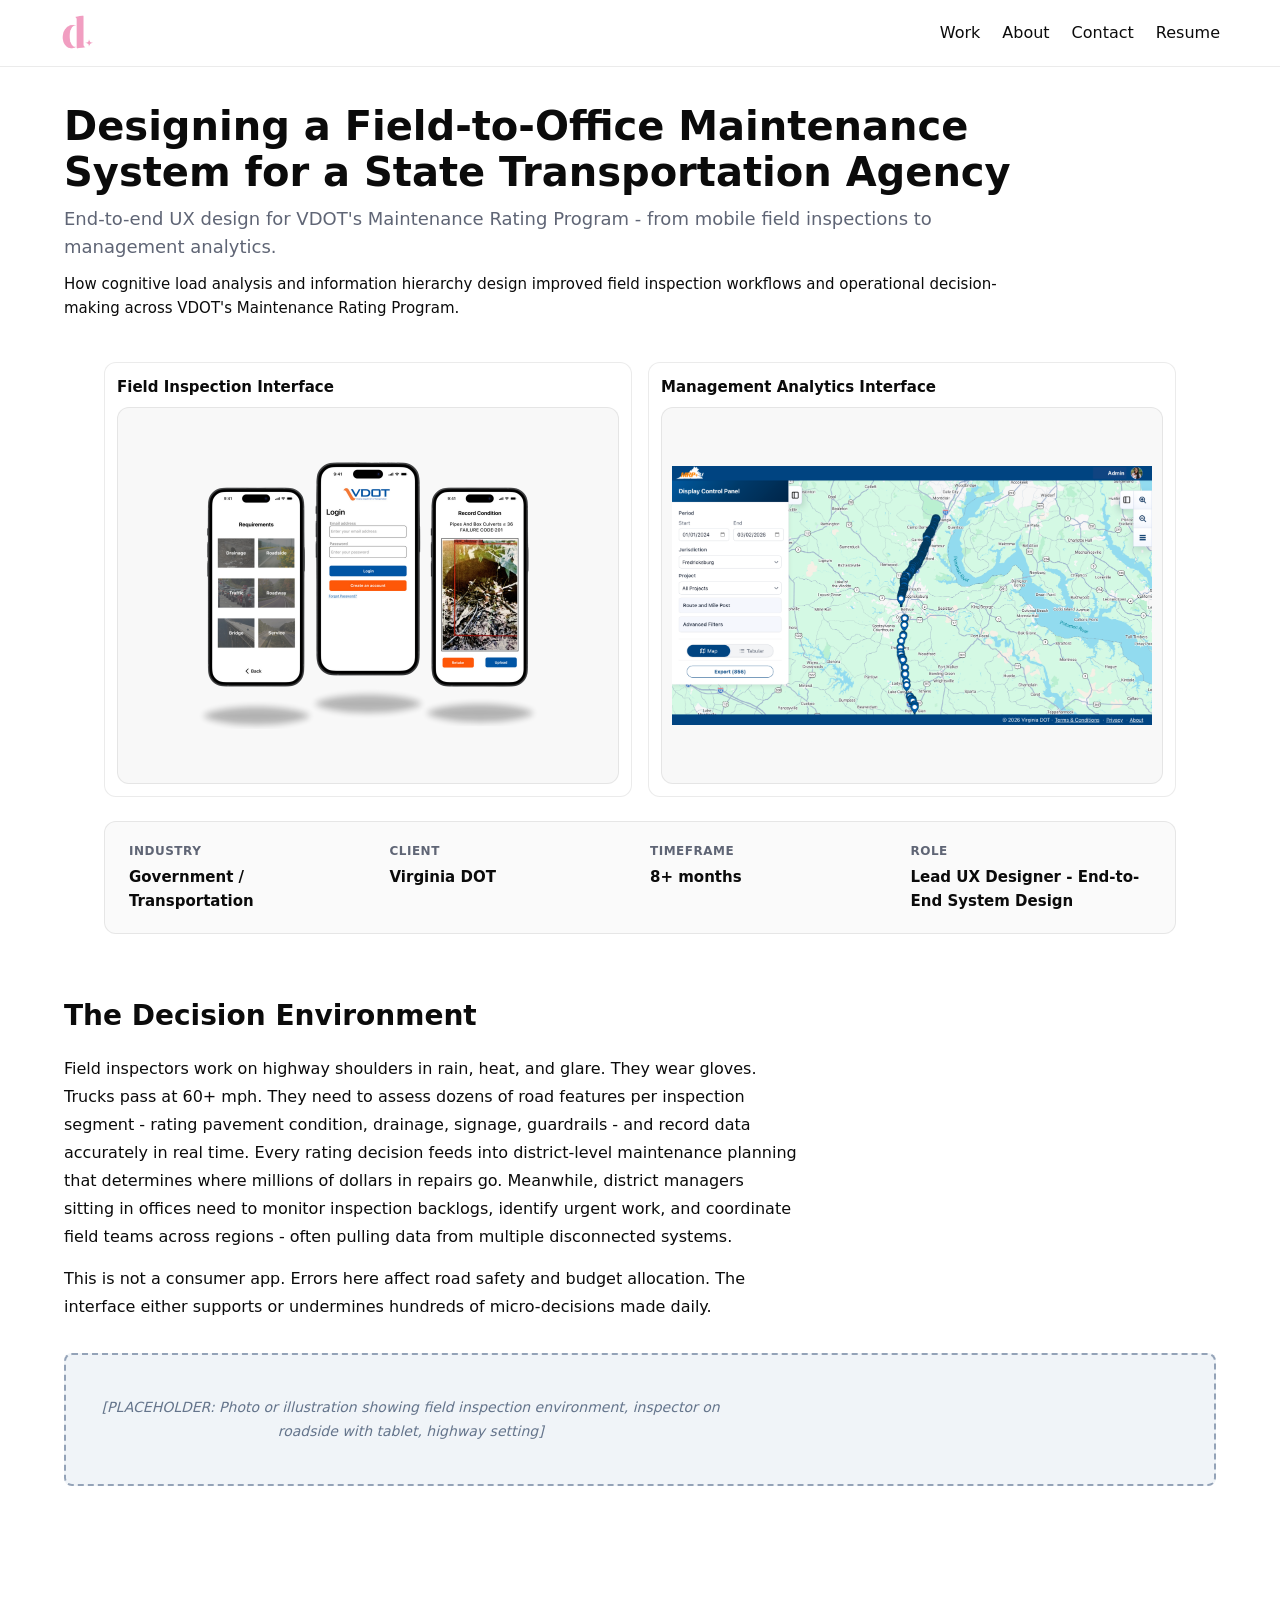
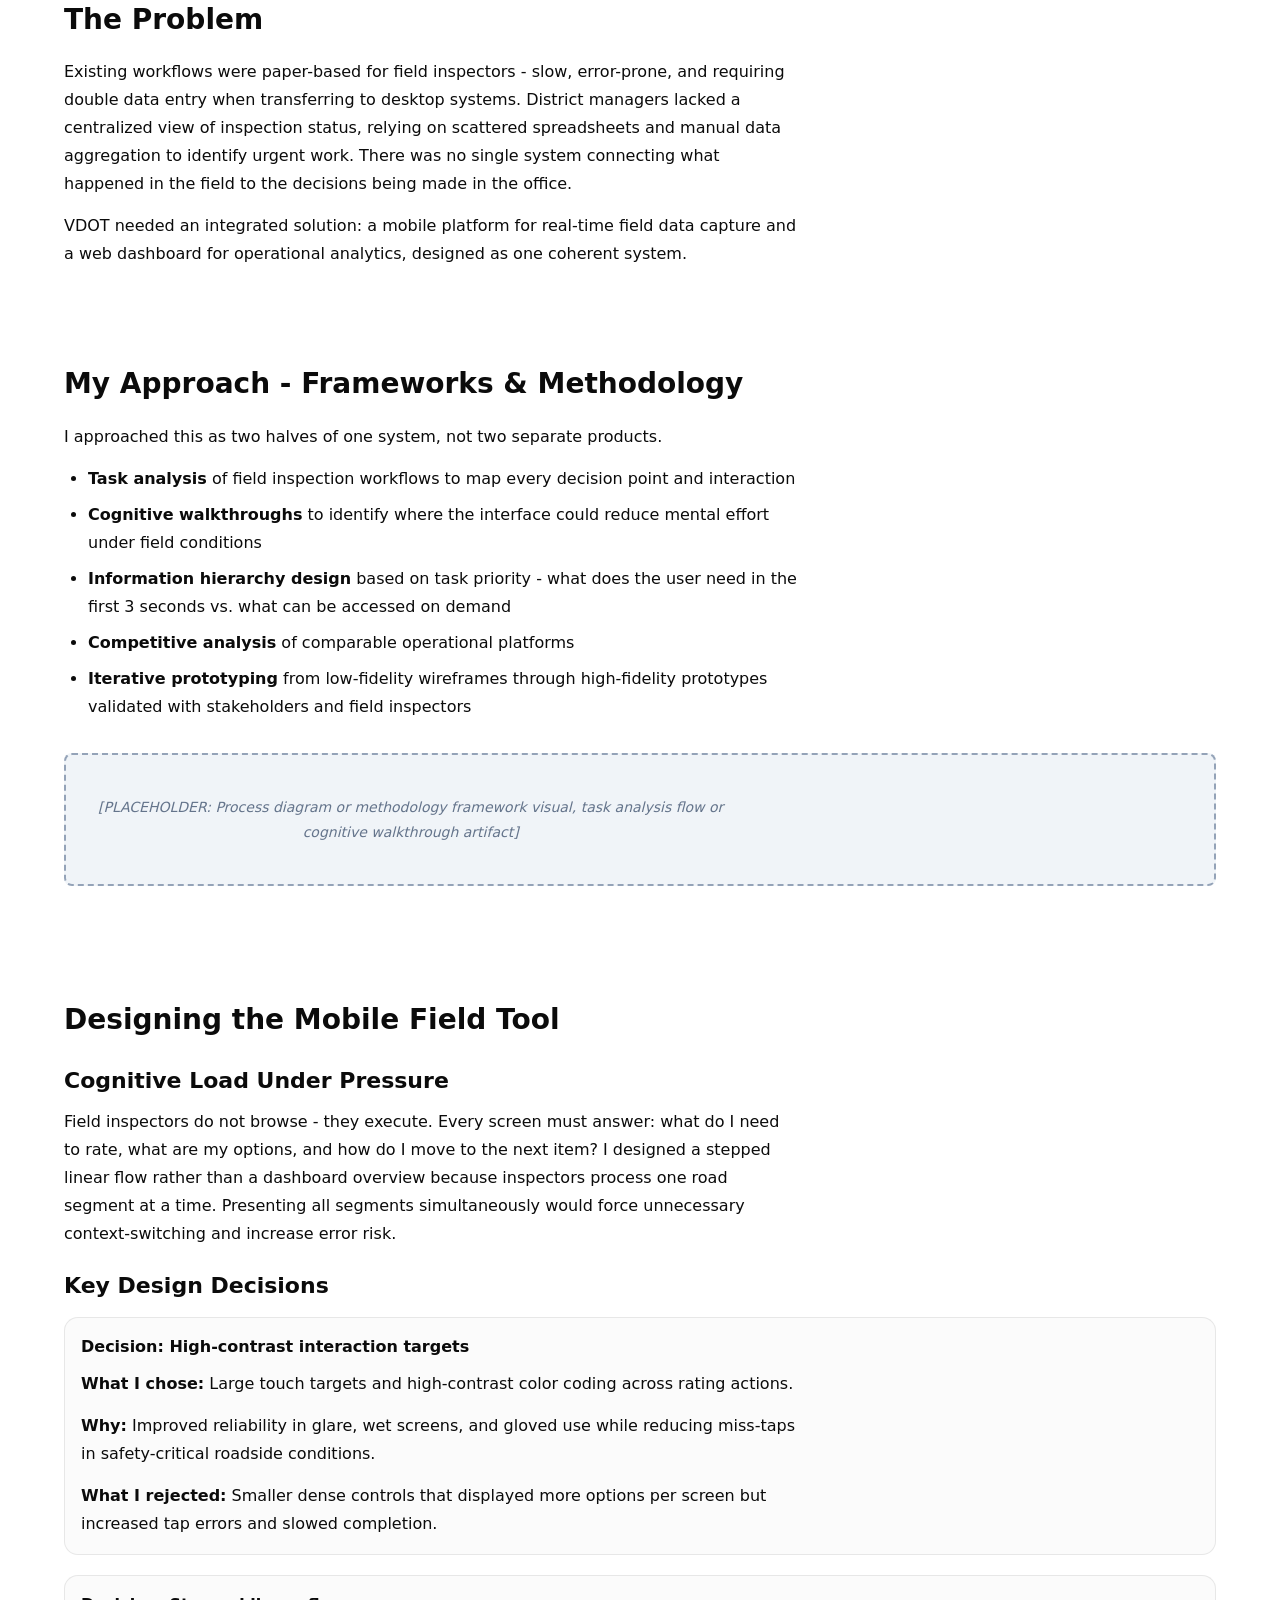
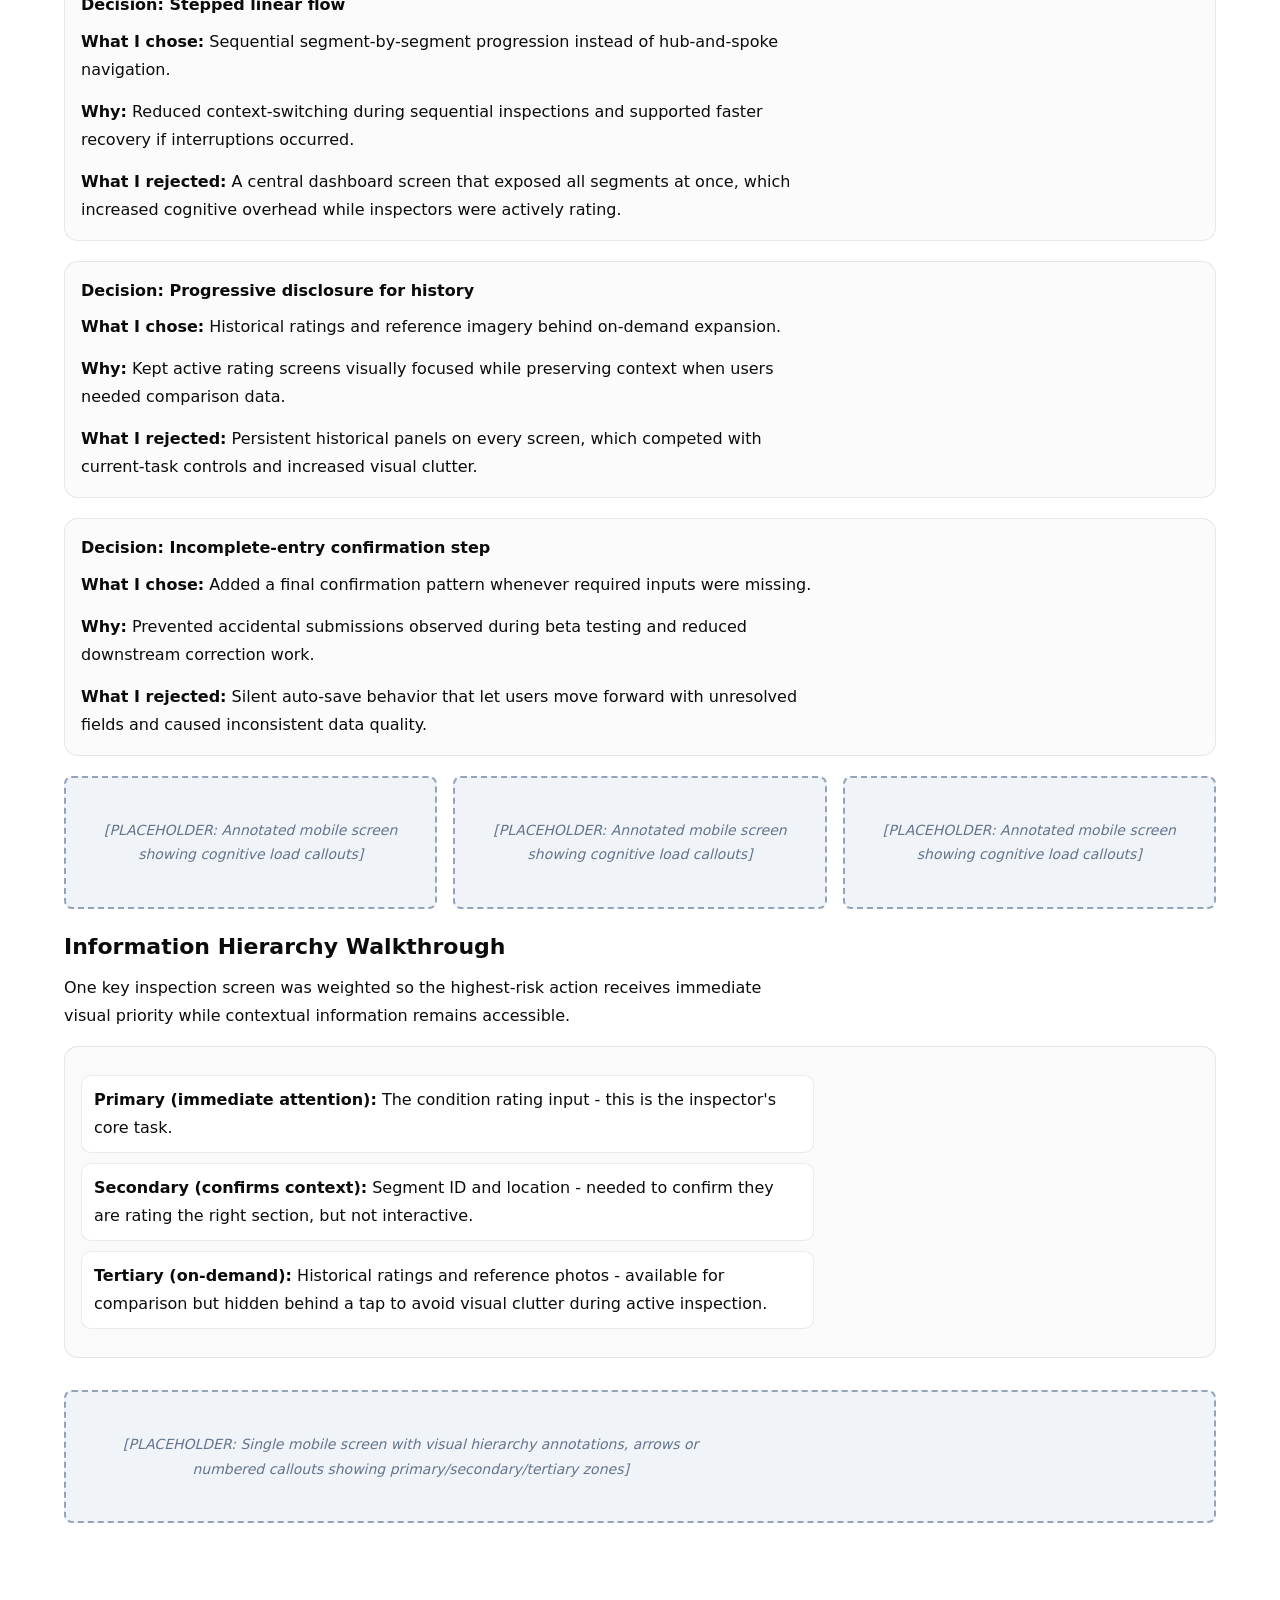
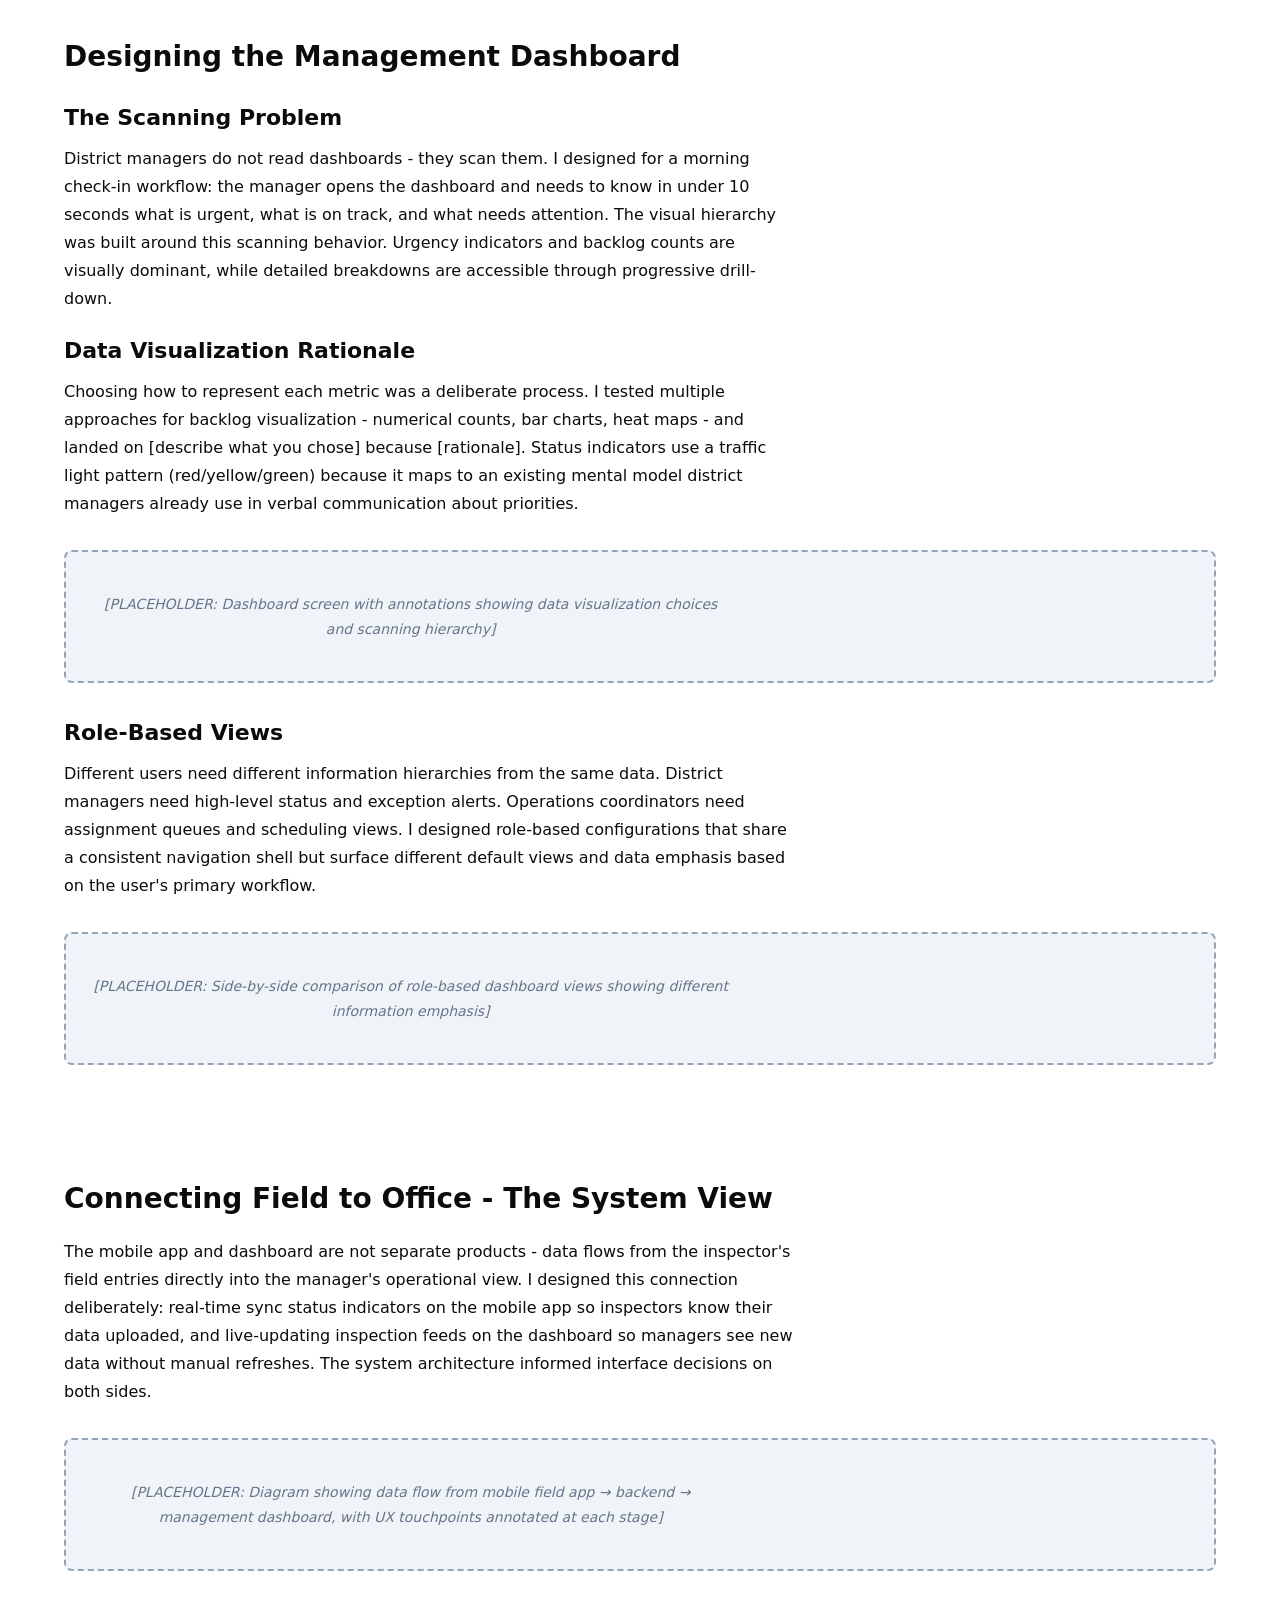
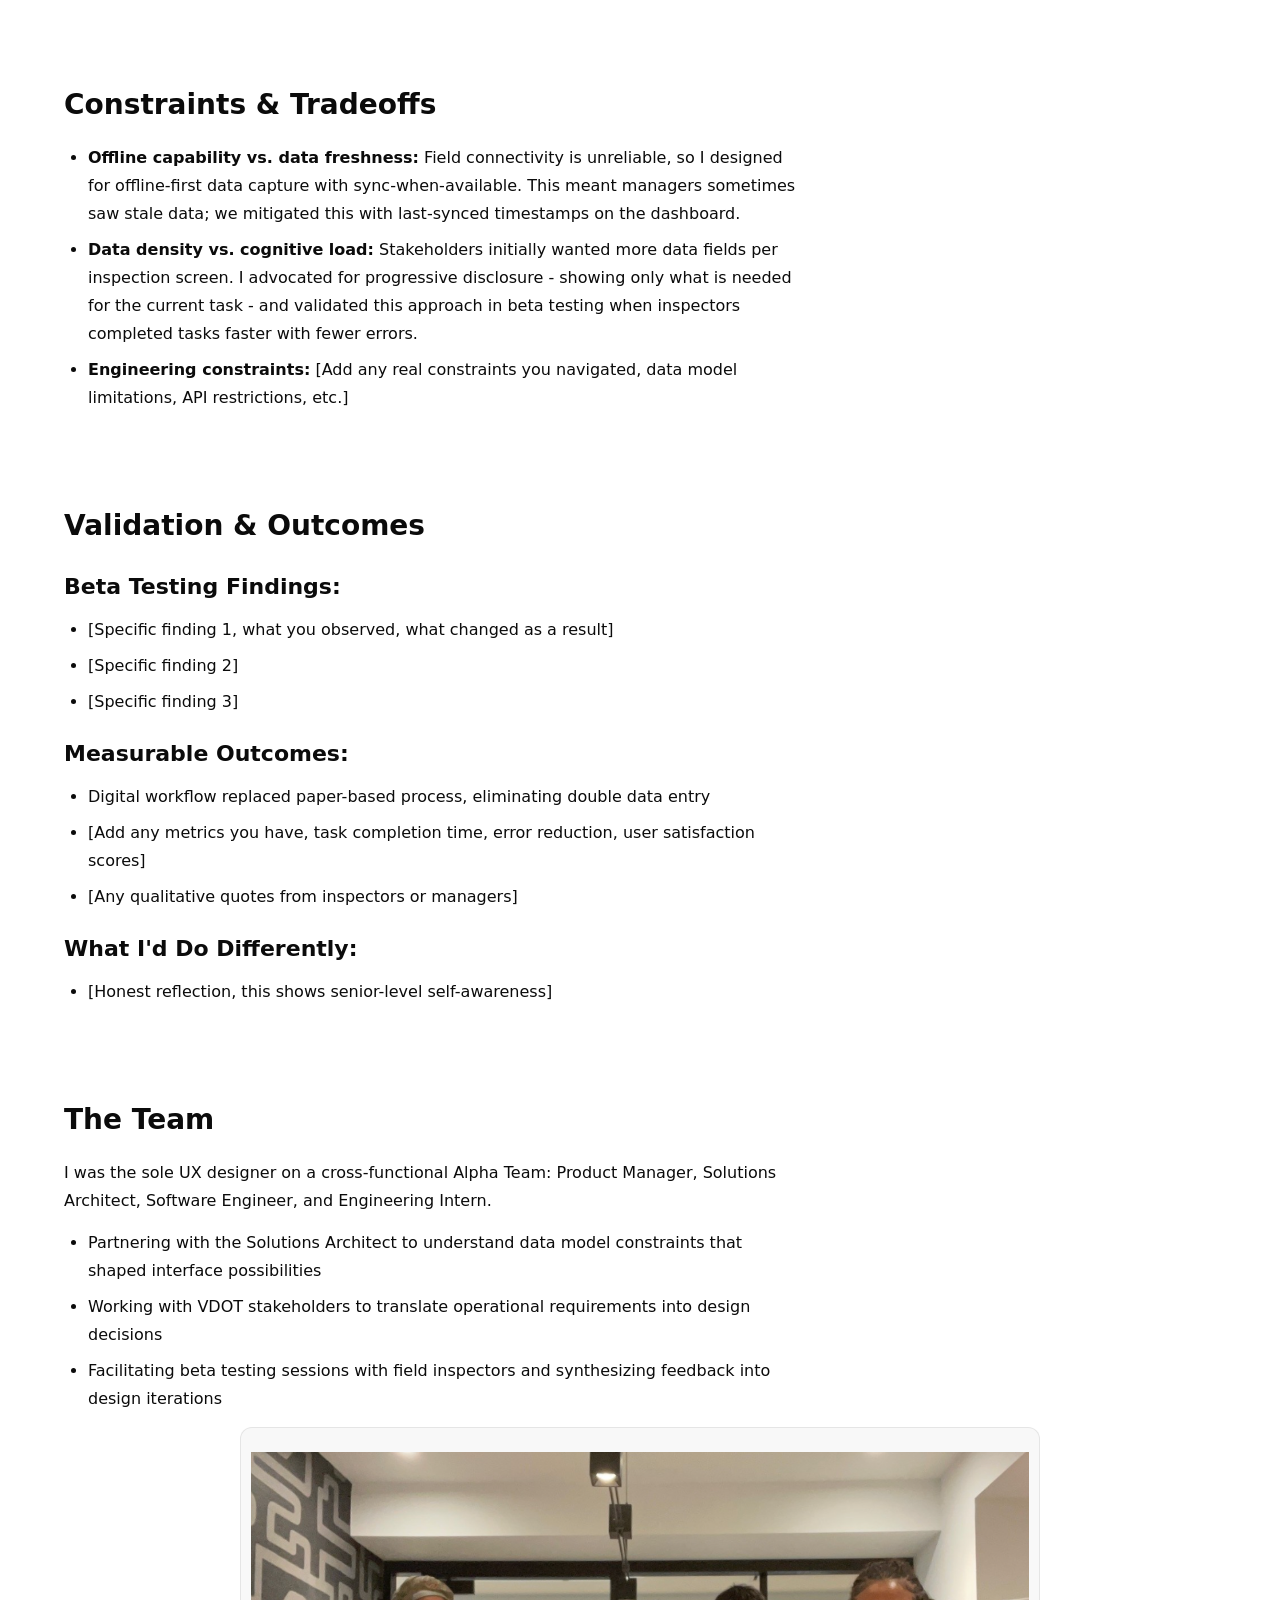
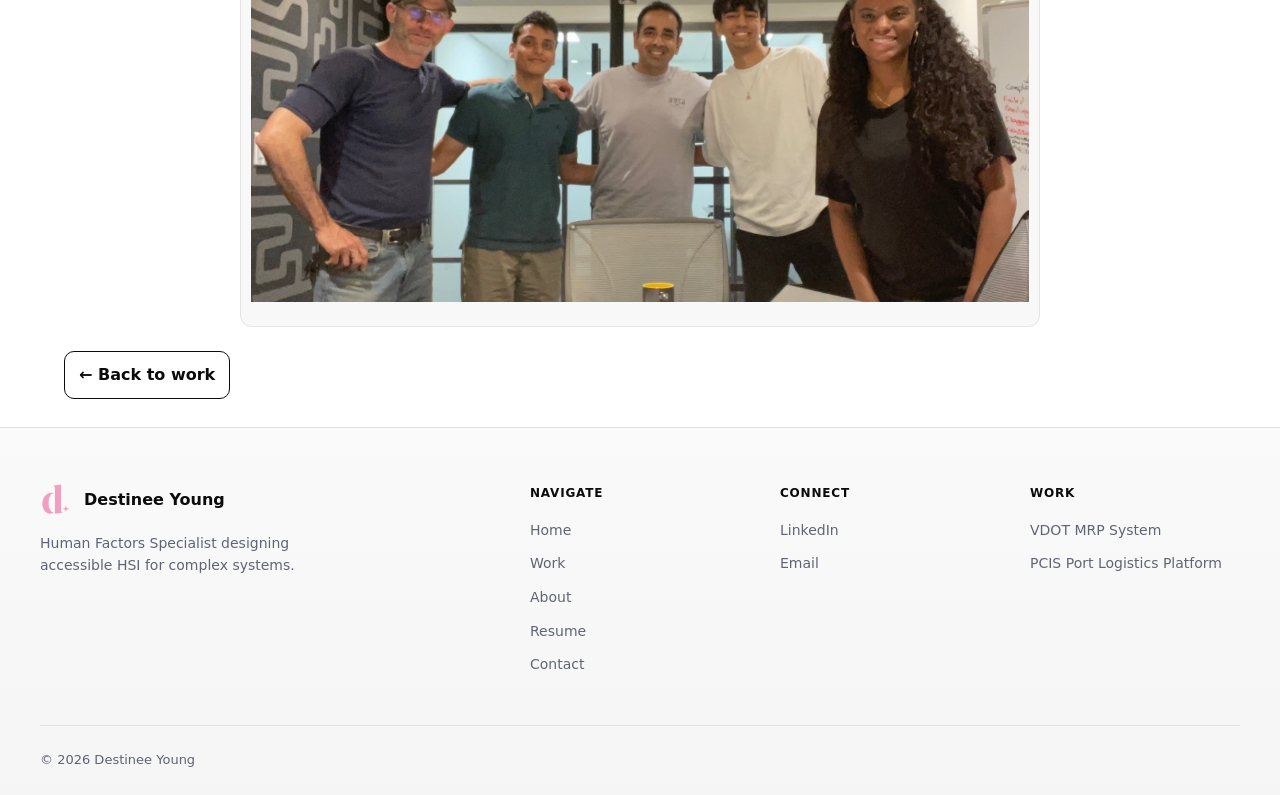
<file: vdot-mrp-system.html>
<!doctype html>
<html lang="en">
  <head>
    <meta charset="UTF-8" />
    <meta name="viewport" content="width=device-width, initial-scale=1.0" />
    <title>
      Designing a Field-to-Office Maintenance System for a State Transportation Agency | Destinee Young
    </title>
    <link rel="icon" type="image/png" href="favicon/favicon-48x48.png" />
    <script
      async
      src="https://www.googletagmanager.com/gtag/js?id=G-34V535KX45"
    ></script>
    <script>
      window.dataLayer = window.dataLayer || [];
      function gtag() {
        dataLayer.push(arguments);
      }
      gtag("js", new Date());
      gtag("config", "G-34V535KX45");
    </script>
    <style>
      :root {
        --bg: #ffffff;
        --text: #0b0b0b;
        --muted: #5f6575;
        --line: rgba(0, 0, 0, 0.08);
        --card: #ffffff;
        --accent: #111111;
      }
      * {
        box-sizing: border-box;
        margin: 0;
        padding: 0;
      }
      html,
      body {
        height: 100%;
      }
      body {
        font-family:
          -apple-system, BlinkMacSystemFont, "Segoe UI", Roboto, Inter,
          system-ui, sans-serif;
        background: var(--bg);
        color: var(--text);
        line-height: 1.6;
      }
      a {
        color: var(--accent);
        text-decoration: none;
      }
      a:focus-visible,
      button:focus-visible {
        outline: 2px solid #000;
        outline-offset: 2px;
      }

      nav {
        position: sticky;
        top: 0;
        z-index: 50;
        background: var(--bg);
        border-bottom: 1px solid var(--line);
      }
      .nav-inner {
        max-width: 1200px;
        margin: 0 auto;
        padding: 14px 20px;
        display: flex;
        align-items: center;
        justify-content: space-between;
        gap: 16px;
      }
      .brand {
        display: flex;
        align-items: center;
        gap: 12px;
      }
      .brand img {
        height: 36px;
      }
      .nav-links {
        display: flex;
        gap: 22px;
        align-items: center;
      }
      .nav-links a {
        position: relative;
        padding: 6px 0;
        color: var(--text);
      }
      .nav-links a:hover::after {
        width: 100%;
      }
      .nav-links a::after {
        content: "";
        position: absolute;
        left: 0;
        bottom: -2px;
        height: 1px;
        width: 0;
        background: var(--text);
        transition: width 0.2s ease;
      }
      .btn {
        display: inline-flex;
        align-items: center;
        gap: 8px;
        background: var(--text);
        color: #fff;
        border: 1px solid var(--text);
        padding: 12px 16px;
        border-radius: 10px;
        font-weight: 600;
        min-height: 48px;
      }

      .container {
        max-width: 1200px;
        margin: 0 auto;
        padding: 36px 5% 8px;
      }

      .hero {
        padding: 36px 5% 12px;
      }
      .hero h1 {
        font-size: clamp(28px, 5vw, 40px);
        line-height: 1.15;
        font-weight: 600;
        margin-bottom: 10px;
        max-width: 980px;
      }
      .hero p {
        color: var(--muted);
        font-size: clamp(16px, 2.2vw, 18px);
        max-width: 980px;
      }
      .hero .tagline {
        margin-top: 10px;
        font-size: 15px;
        color: var(--text);
      }

      .project-meta {
        background: #fafafa;
        border: 1px solid var(--line);
        border-radius: 12px;
        padding: 20px 24px;
        margin: 24px 0;
        display: grid;
        grid-template-columns: repeat(auto-fit, minmax(180px, 1fr));
        gap: 20px;
      }
      .meta-item {
        display: flex;
        flex-direction: column;
        gap: 4px;
      }
      .meta-label {
        font-size: 12px;
        font-weight: 700;
        text-transform: uppercase;
        letter-spacing: 0.5px;
        color: var(--muted);
      }
      .meta-value {
        font-size: 15px;
        font-weight: 600;
        color: var(--text);
      }

      .media-well {
        width: 100%;
        max-width: 800px;
        aspect-ratio: 16/9;
        background: #f8f8f8;
        border: 1px solid var(--line);
        border-radius: 12px;
        display: flex;
        align-items: center;
        justify-content: center;
        overflow: hidden;
        padding: 10px;
        margin: 14px auto 0;
      }
      .media-well img {
        width: 100%;
        height: 100%;
        object-fit: contain;
        border-radius: 8px;
      }

      .project-section {
        margin-bottom: 44px;
        padding: 28px 5% 8px;
      }
      .project-section h2 {
        font-size: clamp(21px, 2.8vw, 28px);
        margin-bottom: 16px;
        font-weight: 600;
      }
      .project-section h3 {
        font-size: clamp(18px, 2vw, 22px);
        margin: 20px 0 10px;
        font-weight: 600;
      }
      .project-section p,
      .project-section ul {
        color: var(--text);
        line-height: 1.75;
      }
      .project-section ul {
        padding-left: 1.5rem;
        margin: 12px 0;
      }
      .project-section li {
        margin-bottom: 10px;
      }

      .card {
        border: 1px solid var(--line);
        border-radius: 16px;
        background: var(--card);
        padding: 18px;
        margin-top: 14px;
      }

      .design-decision {
        border: 1px solid var(--line);
        border-radius: 14px;
        background: #fbfbfb;
        padding: 16px;
        margin: 14px 0;
      }
      .design-decision h4 {
        font-size: 16px;
        margin-bottom: 10px;
      }
      .design-decision p {
        margin-bottom: 10px;
      }
      .design-decision p:last-child {
        margin-bottom: 0;
      }

      .annotated-grid {
        display: grid;
        grid-template-columns: repeat(auto-fit, minmax(280px, 1fr));
        gap: 16px;
        margin-top: 16px;
      }

      .comparison-grid {
        display: grid;
        grid-template-columns: repeat(2, minmax(0, 1fr));
        gap: 16px;
        margin-top: 18px;
      }
      .comparison-item {
        border: 1px solid var(--line);
        border-radius: 12px;
        background: #fff;
        padding: 12px;
      }
      .comparison-item h4 {
        margin-bottom: 8px;
        font-size: 15px;
      }

      .hierarchy-annotations {
        border: 1px solid var(--line);
        border-radius: 14px;
        background: #fafafa;
        padding: 16px;
        margin-top: 16px;
      }
      .hierarchy-annotations ul {
        list-style: none;
        padding: 0;
      }
      .hierarchy-annotations li {
        margin: 10px 0;
        padding: 10px 12px;
        border-radius: 10px;
        border: 1px solid var(--line);
        background: #fff;
      }
      .hierarchy-primary {
        border-left: 4px solid #111;
      }
      .hierarchy-secondary {
        border-left: 4px solid #6b7280;
      }
      .hierarchy-tertiary {
        border-left: 4px solid #94a3b8;
      }

      .case-nav {
        display: flex;
        gap: 10px;
        flex-wrap: wrap;
        margin-top: 18px;
      }
      .case-nav a {
        border: 1px solid var(--text);
        border-radius: 10px;
        padding: 10px 14px;
        font-weight: 700;
      }
      .case-nav a.secondary {
        background: transparent;
        color: var(--text);
      }

      footer {
        background: linear-gradient(to bottom, #fafafa 0%, #f5f5f5 100%);
        border-top: 1px solid var(--line);
        padding: 56px 20px 24px;
      }
      .footer-content {
        max-width: 1200px;
        margin: 0 auto;
      }
      .footer-grid {
        display: grid;
        grid-template-columns: 1.2fr 2fr;
        gap: 64px;
        padding-bottom: 40px;
        border-bottom: 1px solid var(--line);
      }
      .footer-brand {
        display: flex;
        flex-direction: column;
      }
      .footer-nav {
        display: grid;
        grid-template-columns: repeat(3, 1fr);
        gap: 40px;
      }
      .footer-col h4 {
        font-size: 12px;
        font-weight: 700;
        text-transform: uppercase;
        letter-spacing: 0.8px;
        margin: 0 0 14px;
        color: var(--text);
      }
      .footer-col ul {
        list-style: none;
        margin: 0;
        padding: 0;
      }
      .footer-col li {
        margin-bottom: 8px;
      }
      .footer-col a {
        color: var(--muted);
        font-size: 14px;
        transition: color 0.2s ease;
        position: relative;
      }
      .footer-col a:hover {
        color: var(--text);
      }
      .footer-bottom {
        padding-top: 24px;
        color: var(--muted);
        font-size: 13px;
      }

      .mobile-nav {
        display: none;
      }
      .mobile-nav summary {
        list-style: none;
        cursor: pointer;
        padding: 8px 12px;
        font-weight: 600;
        user-select: none;
      }
      .mobile-nav summary::-webkit-details-marker {
        display: none;
      }
      .mobile-menu {
        position: absolute;
        top: 100%;
        left: 0;
        right: 0;
        background: var(--bg);
        border-bottom: 1px solid var(--line);
        box-shadow: 0 4px 12px rgba(0, 0, 0, 0.08);
      }
      .mobile-menu a {
        display: block;
        padding: 14px 20px;
        border-bottom: 1px solid var(--line);
        min-height: 48px;
      }
      .mobile-menu a:last-child {
        border-bottom: none;
      }

      @media (max-width: 900px) {
        .footer-grid {
          grid-template-columns: 1fr;
          gap: 40px;
        }
        .footer-nav {
          grid-template-columns: repeat(3, 1fr);
          gap: 32px;
        }
      }

      @media (max-width: 768px) {
        .nav-links {
          display: none;
        }
        .mobile-nav {
          display: block;
        }
        .project-meta {
          grid-template-columns: 1fr;
          gap: 16px;
        }
        .comparison-grid {
          grid-template-columns: 1fr;
        }
      }

      @media (max-width: 640px) {
        .hero {
          padding: 34px 5% 16px;
        }
        .project-section {
          padding-top: 24px;
        }
        .footer-nav {
          grid-template-columns: 1fr;
          gap: 28px;
        }
      }
      /* Cognitive load reduction, readability */
      .project-section p,
      .about-text p,
      .about-section p {
        line-height: 1.75;
        margin-bottom: 14px;
        max-width: 72ch;
      }
      .project-section ul,
      .about-text ul {
        max-width: 72ch;
        line-height: 1.75;
      }
      .project-section li {
        margin-bottom: 8px;
      }
      .design-decision {
        margin-bottom: 20px;
      }
      .skip-link {
        position: absolute;
        top: -40px;
        left: 0;
        background: #0b0b0b;
        color: #fff;
        padding: 8px 16px;
        font-weight: 600;
        font-size: 14px;
        text-decoration: none;
        z-index: 200;
        border-radius: 0 0 4px 0;
        transition: top 0.2s ease;
      }
      .skip-link:focus { top: 0; outline: 2px solid #fff; outline-offset: 2px; }
        </style>
  </head>
  <body>
    <a class="skip-link" href="#main-content">Skip to main content</a>
    <nav aria-label="Primary">
      <div class="nav-inner">
        <div class="brand">
          <a
            href="index.html"
            style="display: flex; align-items: center; gap: 12px"
          >
            <img src="logo/logo1.png" alt="DY monogram" />
          </a>
        </div>
        <div class="nav-links">
          <a href="index.html#projects">Work</a>
          <a href="about.html">About</a>
          <a href="contact.html">Contact</a>
          <a href="imgs/DestineeResume2025new.pdf" target="_blank">Resume</a>
        </div>
        <details class="mobile-nav">
          <summary aria-label="Toggle menu">Menu</summary>
          <div class="mobile-menu">
            <a href="index.html#projects">Work</a>
            <a href="about.html">About</a>
            <a href="contact.html">Contact</a>
            <a href="imgs/DestineeResume2025new.pdf" target="_blank">Resume</a>
          </div>
        </details>
      </div>
    </nav>

    <header class="hero">
      <h1>
        Designing a Field-to-Office Maintenance System for a State
        Transportation Agency
      </h1>
      <p>
        End-to-end UX design for VDOT's Maintenance Rating Program - from mobile
        field inspections to management analytics.
      </p>
      <p class="tagline">
        How cognitive load analysis and information hierarchy design improved
        field inspection workflows and operational decision-making across VDOT's
        Maintenance Rating Program.
      </p>
    </header>

    <div class="container" style="padding-top: 12px">
      <div class="comparison-grid">
        <div class="comparison-item">
          <h4>Field Inspection Interface</h4>
          <div class="media-well" style="aspect-ratio: 4/3; margin-top: 0">
            <img
              src="imgs/moblieapp1.png"
              alt="VDOT mobile field inspection screens"
            />
          </div>
        </div>
        <div class="comparison-item">
          <h4>Management Analytics Interface</h4>
          <div class="media-well" style="aspect-ratio: 4/3; margin-top: 0">
            <img
              src="imgs/dashboard1.png"
              alt="VDOT management dashboard overview"
            />
          </div>
        </div>
      </div>

      <div class="project-meta">
        <div class="meta-item">
          <div class="meta-label">Industry</div>
          <div class="meta-value">Government / Transportation</div>
        </div>
        <div class="meta-item">
          <div class="meta-label">Client</div>
          <div class="meta-value">Virginia DOT</div>
        </div>
        <div class="meta-item">
          <div class="meta-label">Timeframe</div>
          <div class="meta-value">8+ months</div>
        </div>
        <div class="meta-item">
          <div class="meta-label">Role</div>
          <div class="meta-value">Lead UX Designer - End-to-End System Design</div>
        </div>
      </div>
    </div>

    <section class="project-section">
      <h2>The Decision Environment</h2>
      <p>
        Field inspectors work on highway shoulders in rain, heat, and glare.
        They wear gloves. Trucks pass at 60+ mph. They need to assess dozens of
        road features per inspection segment - rating pavement condition,
        drainage, signage, guardrails - and record data accurately in real time.
        Every rating decision feeds into district-level maintenance planning that
        determines where millions of dollars in repairs go. Meanwhile, district
        managers sitting in offices need to monitor inspection backlogs,
        identify urgent work, and coordinate field teams across regions - often
        pulling data from multiple disconnected systems.
      </p>
      <p>
        This is not a consumer app. Errors here affect road safety and budget
        allocation. The interface either supports or undermines hundreds of
        micro-decisions made daily.
      </p>
      <div
        class="placeholder-image"
        role="img"
        aria-label="[PLACEHOLDER: Photo or illustration showing field inspection environment, inspector on roadside with tablet, highway setting]"
        style="background-color: #f0f4f8; border: 2px dashed #94a3b8; border-radius: 8px; padding: 40px 24px; text-align: center; margin: 32px 0;"
      >
        <p style="color: #64748b; font-size: 14px; font-style: italic; margin: 0;">
          [PLACEHOLDER: Photo or illustration showing field inspection environment, inspector on roadside with tablet, highway setting]
        </p>
      </div>
    </section>

    <section class="project-section">
      <h2>The Problem</h2>
      <p>
        Existing workflows were paper-based for field inspectors - slow,
        error-prone, and requiring double data entry when transferring to
        desktop systems. District managers lacked a centralized view of
        inspection status, relying on scattered spreadsheets and manual data
        aggregation to identify urgent work. There was no single system
        connecting what happened in the field to the decisions being made in the
        office.
      </p>
      <p>
        VDOT needed an integrated solution: a mobile platform for real-time
        field data capture and a web dashboard for operational analytics,
        designed as one coherent system.
      </p>
    </section>

    <section class="project-section">
      <h2>My Approach - Frameworks &amp; Methodology</h2>
      <p>I approached this as two halves of one system, not two separate products.</p>
      <ul>
        <li>
          <strong>Task analysis</strong> of field inspection workflows to map
          every decision point and interaction
        </li>
        <li>
          <strong>Cognitive walkthroughs</strong> to identify where the
          interface could reduce mental effort under field conditions
        </li>
        <li>
          <strong>Information hierarchy design</strong> based on task priority -
          what does the user need in the first 3 seconds vs. what can be
          accessed on demand
        </li>
        <li><strong>Competitive analysis</strong> of comparable operational platforms</li>
        <li>
          <strong>Iterative prototyping</strong> from low-fidelity wireframes
          through high-fidelity prototypes validated with stakeholders and field
          inspectors
        </li>
      </ul>
      <div
        class="placeholder-image"
        role="img"
        aria-label="[PLACEHOLDER: Process diagram or methodology framework visual, task analysis flow or cognitive walkthrough artifact]"
        style="background-color: #f0f4f8; border: 2px dashed #94a3b8; border-radius: 8px; padding: 40px 24px; text-align: center; margin: 32px 0;"
      >
        <p style="color: #64748b; font-size: 14px; font-style: italic; margin: 0;">
          [PLACEHOLDER: Process diagram or methodology framework visual, task analysis flow or cognitive walkthrough artifact]
        </p>
      </div>
    </section>

    <section class="project-section">
      <h2>Designing the Mobile Field Tool</h2>

      <h3>Cognitive Load Under Pressure</h3>
      <p>
        Field inspectors do not browse - they execute. Every screen must answer:
        what do I need to rate, what are my options, and how do I move to the
        next item? I designed a stepped linear flow rather than a dashboard
        overview because inspectors process one road segment at a time.
        Presenting all segments simultaneously would force unnecessary
        context-switching and increase error risk.
      </p>

      <h3>Key Design Decisions</h3>
      <div class="design-decision">
        <h4>Decision: High-contrast interaction targets</h4>
        <p><strong>What I chose:</strong> Large touch targets and high-contrast color coding across rating actions.</p>
        <p>
          <strong>Why:</strong> Improved reliability in glare, wet screens, and
          gloved use while reducing miss-taps in safety-critical roadside
          conditions.
        </p>
        <p>
          <strong>What I rejected:</strong> Smaller dense controls that displayed
          more options per screen but increased tap errors and slowed completion.
        </p>
      </div>

      <div class="design-decision">
        <h4>Decision: Stepped linear flow</h4>
        <p><strong>What I chose:</strong> Sequential segment-by-segment progression instead of hub-and-spoke navigation.</p>
        <p>
          <strong>Why:</strong> Reduced context-switching during sequential
          inspections and supported faster recovery if interruptions occurred.
        </p>
        <p>
          <strong>What I rejected:</strong> A central dashboard screen that
          exposed all segments at once, which increased cognitive overhead while
          inspectors were actively rating.
        </p>
      </div>

      <div class="design-decision">
        <h4>Decision: Progressive disclosure for history</h4>
        <p><strong>What I chose:</strong> Historical ratings and reference imagery behind on-demand expansion.</p>
        <p>
          <strong>Why:</strong> Kept active rating screens visually focused while
          preserving context when users needed comparison data.
        </p>
        <p>
          <strong>What I rejected:</strong> Persistent historical panels on every
          screen, which competed with current-task controls and increased visual
          clutter.
        </p>
      </div>

      <div class="design-decision">
        <h4>Decision: Incomplete-entry confirmation step</h4>
        <p><strong>What I chose:</strong> Added a final confirmation pattern whenever required inputs were missing.</p>
        <p>
          <strong>Why:</strong> Prevented accidental submissions observed during
          beta testing and reduced downstream correction work.
        </p>
        <p>
          <strong>What I rejected:</strong> Silent auto-save behavior that let
          users move forward with unresolved fields and caused inconsistent data
          quality.
        </p>
      </div>

      <div class="annotated-grid">
        <div
          class="placeholder-image"
          role="img"
          aria-label="Annotated mobile screen showing cognitive load callouts"
          style="background-color: #f0f4f8; border: 2px dashed #94a3b8; border-radius: 8px; padding: 40px 24px; text-align: center; margin: 0;"
        >
          <p style="color: #64748b; font-size: 14px; font-style: italic; margin: 0;">
            [PLACEHOLDER: Annotated mobile screen showing cognitive load callouts]
          </p>
        </div>
        <div
          class="placeholder-image"
          role="img"
          aria-label="Annotated mobile screen showing cognitive load callouts"
          style="background-color: #f0f4f8; border: 2px dashed #94a3b8; border-radius: 8px; padding: 40px 24px; text-align: center; margin: 0;"
        >
          <p style="color: #64748b; font-size: 14px; font-style: italic; margin: 0;">
            [PLACEHOLDER: Annotated mobile screen showing cognitive load callouts]
          </p>
        </div>
        <div
          class="placeholder-image"
          role="img"
          aria-label="Annotated mobile screen showing cognitive load callouts"
          style="background-color: #f0f4f8; border: 2px dashed #94a3b8; border-radius: 8px; padding: 40px 24px; text-align: center; margin: 0;"
        >
          <p style="color: #64748b; font-size: 14px; font-style: italic; margin: 0;">
            [PLACEHOLDER: Annotated mobile screen showing cognitive load callouts]
          </p>
        </div>
      </div>

      <h3>Information Hierarchy Walkthrough</h3>
      <p>
        One key inspection screen was weighted so the highest-risk action
        receives immediate visual priority while contextual information remains
        accessible.
      </p>
      <div class="hierarchy-annotations">
        <ul>
          <li class="hierarchy-primary">
            <strong>Primary (immediate attention):</strong> The condition rating
            input - this is the inspector's core task.
          </li>
          <li class="hierarchy-secondary">
            <strong>Secondary (confirms context):</strong> Segment ID and
            location - needed to confirm they are rating the right section, but
            not interactive.
          </li>
          <li class="hierarchy-tertiary">
            <strong>Tertiary (on-demand):</strong> Historical ratings and
            reference photos - available for comparison but hidden behind a tap
            to avoid visual clutter during active inspection.
          </li>
        </ul>
      </div>
      <div
        class="placeholder-image"
        role="img"
        aria-label="[PLACEHOLDER: Single mobile screen with visual hierarchy annotations, arrows or numbered callouts showing primary/secondary/tertiary zones]"
        style="background-color: #f0f4f8; border: 2px dashed #94a3b8; border-radius: 8px; padding: 40px 24px; text-align: center; margin: 32px 0;"
      >
        <p style="color: #64748b; font-size: 14px; font-style: italic; margin: 0;">
          [PLACEHOLDER: Single mobile screen with visual hierarchy annotations, arrows or numbered callouts showing primary/secondary/tertiary zones]
        </p>
      </div>
    </section>

    <section class="project-section">
      <h2>Designing the Management Dashboard</h2>

      <h3>The Scanning Problem</h3>
      <p>
        District managers do not read dashboards - they scan them. I designed
        for a morning check-in workflow: the manager opens the dashboard and
        needs to know in under 10 seconds what is urgent, what is on track, and
        what needs attention. The visual hierarchy was built around this
        scanning behavior. Urgency indicators and backlog counts are visually
        dominant, while detailed breakdowns are accessible through progressive
        drill-down.
      </p>

      <h3>Data Visualization Rationale</h3>
      <p>
        Choosing how to represent each metric was a deliberate process. I tested
        multiple approaches for backlog visualization - numerical counts, bar
        charts, heat maps - and landed on [describe what you chose] because
        [rationale]. Status indicators use a traffic light pattern
        (red/yellow/green) because it maps to an existing mental model district
        managers already use in verbal communication about priorities.
      </p>
      <div
        class="placeholder-image"
        role="img"
        aria-label="Dashboard screen with annotations showing data visualization choices and scanning hierarchy"
        style="background-color: #f0f4f8; border: 2px dashed #94a3b8; border-radius: 8px; padding: 40px 24px; text-align: center; margin: 32px 0;"
      >
        <p style="color: #64748b; font-size: 14px; font-style: italic; margin: 0;">
          [PLACEHOLDER: Dashboard screen with annotations showing data visualization choices and scanning hierarchy]
        </p>
      </div>

      <h3>Role-Based Views</h3>
      <p>
        Different users need different information hierarchies from the same
        data. District managers need high-level status and exception alerts.
        Operations coordinators need assignment queues and scheduling views. I
        designed role-based configurations that share a consistent navigation
        shell but surface different default views and data emphasis based on the
        user's primary workflow.
      </p>
      <div
        class="placeholder-image"
        role="img"
        aria-label="Side-by-side comparison of role-based dashboard views showing different information emphasis"
        style="background-color: #f0f4f8; border: 2px dashed #94a3b8; border-radius: 8px; padding: 40px 24px; text-align: center; margin: 32px 0;"
      >
        <p style="color: #64748b; font-size: 14px; font-style: italic; margin: 0;">
          [PLACEHOLDER: Side-by-side comparison of role-based dashboard views showing different information emphasis]
        </p>
      </div>
    </section>

    <section class="project-section">
      <h2>Connecting Field to Office - The System View</h2>
      <p>
        The mobile app and dashboard are not separate products - data flows from
        the inspector's field entries directly into the manager's operational
        view. I designed this connection deliberately: real-time sync status
        indicators on the mobile app so inspectors know their data uploaded, and
        live-updating inspection feeds on the dashboard so managers see new data
        without manual refreshes. The system architecture informed interface
        decisions on both sides.
      </p>
      <div
        class="placeholder-image"
        role="img"
        aria-label="Diagram showing data flow from mobile field app to backend to management dashboard, with UX touchpoints annotated at each stage"
        style="background-color: #f0f4f8; border: 2px dashed #94a3b8; border-radius: 8px; padding: 40px 24px; text-align: center; margin: 32px 0;"
      >
        <p style="color: #64748b; font-size: 14px; font-style: italic; margin: 0;">
          [PLACEHOLDER: Diagram showing data flow from mobile field app → backend → management dashboard, with UX touchpoints annotated at each stage]
        </p>
      </div>
    </section>

    <section class="project-section">
      <h2>Constraints &amp; Tradeoffs</h2>
      <ul>
        <li>
          <strong>Offline capability vs. data freshness:</strong> Field
          connectivity is unreliable, so I designed for offline-first data
          capture with sync-when-available. This meant managers sometimes saw
          stale data; we mitigated this with last-synced timestamps on the
          dashboard.
        </li>
        <li>
          <strong>Data density vs. cognitive load:</strong> Stakeholders
          initially wanted more data fields per inspection screen. I advocated
          for progressive disclosure - showing only what is needed for the
          current task - and validated this approach in beta testing when
          inspectors completed tasks faster with fewer errors.
        </li>
        <li>
          <strong>Engineering constraints:</strong> [Add any real constraints you
          navigated, data model limitations, API restrictions, etc.]
        </li>
      </ul>
    </section>

    <section class="project-section">
      <h2>Validation &amp; Outcomes</h2>
      <h3>Beta Testing Findings:</h3>
      <ul>
        <li>[Specific finding 1, what you observed, what changed as a result]</li>
        <li>[Specific finding 2]</li>
        <li>[Specific finding 3]</li>
      </ul>

      <h3>Measurable Outcomes:</h3>
      <ul>
        <li>
          Digital workflow replaced paper-based process, eliminating double data
          entry
        </li>
        <li>
          [Add any metrics you have, task completion time, error reduction,
          user satisfaction scores]
        </li>
        <li>[Any qualitative quotes from inspectors or managers]</li>
      </ul>

      <h3>What I'd Do Differently:</h3>
      <ul>
        <li>[Honest reflection, this shows senior-level self-awareness]</li>
      </ul>
    </section>

    <section class="project-section" style="margin-bottom: 20px">
      <h2>The Team</h2>
      <p>
        I was the sole UX designer on a cross-functional Alpha Team: Product
        Manager, Solutions Architect, Software Engineer, and Engineering Intern.
      </p>
      <ul>
        <li>
          Partnering with the Solutions Architect to understand data model
          constraints that shaped interface possibilities
        </li>
        <li>
          Working with VDOT stakeholders to translate operational requirements
          into design decisions
        </li>
        <li>
          Facilitating beta testing sessions with field inspectors and
          synthesizing feedback into design iterations
        </li>
      </ul>
      <div class="media-well" style="aspect-ratio: 16/10; margin-bottom: 24px">
        <img
          src="imgs/alphateam.png"
          alt="Alpha Team collaboration for VDOT Maintenance Rating Program"
        />
      </div>

      <div class="case-nav">
        <a class="secondary" href="index.html">← Back to work</a>
      </div>
    </section>

    <footer>
      <div class="footer-content">
        <div class="footer-grid">
          <div class="footer-brand">
            <div
              style="
                display: flex;
                align-items: center;
                gap: 12px;
                margin-bottom: 16px;
              "
            >
              <img
                src="logo/logo1.png"
                alt="DY monogram"
                style="height: 32px"
              />
              <span style="font-weight: 600; font-size: 16px"
                >Destinee Young</span
              >
            </div>
            <p
              style="
                color: var(--muted);
                font-size: 14px;
                line-height: 1.6;
                max-width: 280px;
              "
            >
              Human Factors Specialist designing accessible HSI for complex
              systems.
            </p>
          </div>

          <div class="footer-nav">
            <div class="footer-col">
              <h4>Navigate</h4>
              <ul>
                <li><a href="index.html">Home</a></li>
                <li><a href="index.html#projects">Work</a></li>
                <li><a href="about.html">About</a></li>
                <li>
                  <a href="imgs/DestineeResume2025new.pdf" target="_blank"
                    >Resume</a
                  >
                </li>
                <li><a href="contact.html">Contact</a></li>
              </ul>
            </div>

            <div class="footer-col">
              <h4>Connect</h4>
              <ul>
                <li>
                  <a
                    href="https://www.linkedin.com/in/destineeyoung/"
                    target="_blank"
                    rel="noopener"
                    >LinkedIn</a
                  >
                </li>
                <li><a href="mailto:destinee.young99@gmail.com">Email</a></li>
              </ul>
            </div>

            <div class="footer-col">
              <h4>Work</h4>
              <ul>
                <li><a href="vdot-mrp-system.html">VDOT MRP System</a></li>
                <li>
                  <a href="pcis-dashboard.html">PCIS Port Logistics Platform</a>
                </li>
              </ul>
            </div>
          </div>
        </div>

        <div class="footer-bottom">
          © <span id="year"></span> Destinee Young
        </div>
      </div>
    </footer>

    <script>
      document.getElementById("year").textContent = new Date().getFullYear();
    </script>
  </body>
</html>
</file>
<file: css/case-study.css>
.cs{--pink:#df207c;--pink-light:#fce7f3;--pink-dark:#a8105a;--pink-border:#f9a8d4}
.cs{--cs-max:1120px;--cs-ink:#0b0b0b;--cs-mute:#5f6575;--cs-line:rgba(0,0,0,.08);--cs-soft:#f7f7f5}
.cs *{box-sizing:border-box}
.cs .cs-wrap{max-width:var(--cs-max);margin:0 auto;padding:0 24px}
.cs h1,.cs h2{font-family:"DM Serif Display",Georgia,serif;font-weight:400;letter-spacing:-.01em}
.cs p{color:var(--cs-ink);font-size:17px;line-height:1.65;max-width:62ch}
.cs .cs-lead{font-size:19px;color:var(--cs-mute)}
.cs .cs-pill{display:inline-block;font-size:12px;font-weight:700;text-transform:uppercase;letter-spacing:.06em;color:var(--pink-dark);background:var(--pink-light);border:1px solid var(--pink-border);border-radius:999px;padding:4px 12px}
/* Hero */
.cs-hero{padding:56px 0 32px}
.cs-hero .cs-wrap{display:grid;grid-template-columns:1.05fr .95fr;gap:48px;align-items:center}
.cs-hero h1{font-size:clamp(34px,5vw,56px);line-height:1.05;margin:16px 0 18px}
.cs-hero .cs-wrap + .cs-wrap{display:block}
.cs-hero-img{background:#fff;border-radius:24px;padding:24px;box-shadow:0 2px 24px rgba(0,0,0,.06)}
.cs-hero-img img{width:100%;height:auto;display:block;border-radius:12px}
.cs-facts{display:grid;grid-template-columns:repeat(5,1fr);gap:0;border-top:1px solid var(--cs-line);border-bottom:1px solid var(--cs-line);margin:24px 0 8px}
.cs-facts div{padding:18px 16px 18px 0}
.cs-facts dt{font-size:12px;font-weight:700;letter-spacing:.06em;text-transform:uppercase;color:var(--cs-mute);margin-bottom:4px}
.cs-facts dd{margin:0;font-size:15px;font-weight:600}
/* Section */
.cs-sec{padding:72px 0;border-bottom:1px solid var(--cs-line)}
.cs-sec .cs-wrap{display:grid;grid-template-columns:220px 1fr;gap:48px}
.cs-sec .cs-wrap > div{min-width:0}
.cs-label{position:sticky;top:96px;align-self:start}
.cs-num{font-family:"DM Serif Display",Georgia,serif;font-size:44px;line-height:1;color:var(--pink)}
.cs-label span{display:block;margin-top:8px;font-size:13px;font-weight:700;letter-spacing:.06em;text-transform:uppercase;color:var(--cs-mute)}
.cs-sec h2{font-size:clamp(28px,3.4vw,40px);line-height:1.1;margin:0 0 18px}
.cs-sec p+p{margin-top:12px}
.cs-chips{display:flex;flex-wrap:wrap;gap:8px;margin-top:22px}
.cs-chip{font-size:14px;font-weight:600;padding:8px 14px;border-radius:999px;background:#fff;border:1px solid var(--cs-line)}
/* Cards */
.cs-grid2{display:grid;grid-template-columns:1fr 1fr;gap:16px;margin-top:28px}
.cs-grid3{display:grid;grid-template-columns:repeat(3,1fr);gap:16px;margin-top:28px}
.cs-card{background:#fff;border-radius:18px;padding:24px;box-shadow:0 1px 0 rgba(0,0,0,.04),0 0 0 1px var(--cs-line)}
.cs-card h3{font-size:19px;font-weight:700;margin:0 0 8px}
.cs-card p{font-size:15px;color:var(--cs-mute);margin:0}
.cs-card .cs-why{display:inline-block;margin-top:14px;font-size:12px;font-weight:700;color:var(--pink-dark);background:var(--pink-light);border-radius:999px;padding:3px 10px}
.cs-card.ok{border-top:4px solid #16a34a}.cs-card.warn{border-top:4px solid #d97706}
/* Phones */
.cs-phones{display:grid;gap:16px;margin-top:28px}
.cs-phones.two{grid-template-columns:1fr 1fr}
.cs-phones.four{grid-template-columns:repeat(4,1fr)}
.cs-phone{margin:0}
.cs-phone .frame{background:var(--cs-soft);border-radius:18px;padding:16px;display:flex;justify-content:center;align-items:flex-start;height:440px;overflow:hidden;box-shadow:0 0 0 1px var(--cs-line)}
.cs-phones.four .cs-phone .frame{height:380px}
.cs-phone img{max-height:100%;max-width:100%;width:auto;object-fit:contain;object-position:top;border-radius:14px;box-shadow:0 6px 18px rgba(0,0,0,.12)}
.cs-phone figcaption{font-size:14px;line-height:1.5;color:var(--cs-mute);margin-top:10px}
.cs-phone figcaption b{color:var(--cs-ink)}
/* Stats */
.cs-stats{display:flex;gap:40px;flex-wrap:wrap;margin:24px 0 8px}
.cs-stat b{display:block;font-family:"DM Serif Display",Georgia,serif;font-size:48px;line-height:1;font-weight:400}
.cs-stat span{font-size:14px;color:var(--cs-mute)}
.cs-quote{margin-top:16px;padding-left:16px;border-left:3px solid var(--pink);font-style:italic;color:var(--cs-ink)}
/* Team */
.cs-team img{width:100%;height:auto;border-radius:18px;margin-top:20px;display:block}
.cs-nav{display:flex;gap:12px;flex-wrap:wrap;margin-top:28px}
.cs-nav a{display:inline-flex;align-items:center;min-height:48px;padding:0 20px;border-radius:999px;font-weight:600;font-size:15px}
.cs-nav .primary{background:var(--pink);color:#fff}
.cs-nav .secondary{border:1px solid var(--cs-ink);color:var(--cs-ink)}
.cs .ds-block{margin-top:8px}
.cs-bars{margin:24px 0 8px;max-width:560px}
.cs-bar{margin-bottom:14px}
.cs-bar-top{display:flex;justify-content:space-between;font-size:15px;font-weight:600;margin-bottom:6px}
.cs-bar-top b{font-family:"DM Serif Display",Georgia,serif;font-size:28px;font-weight:400;line-height:1}
.cs-track{height:10px;border-radius:99px;background:#e6e6e2;overflow:hidden}
.cs-track i{display:block;height:100%;border-radius:99px}
.cs-bar.ok i{background:#216e00}.cs-bar.warn i{background:#b45309}.cs-bar.bad i{background:#b30000}
.cs-bar-note{font-size:13px!important;color:var(--cs-mute)!important}
.cs .cs-h3{font-size:20px;font-weight:700;margin:36px 0 8px}
.cs-phones.three{grid-template-columns:repeat(3,1fr)}
.cs-phones.three .cs-phone .frame{height:400px}
.cs-card p b{color:var(--cs-ink)}
@media (max-width:900px){
  .cs-hero .cs-wrap,.cs-sec .cs-wrap{grid-template-columns:1fr;gap:20px}
  .cs-label{position:static;display:flex;align-items:baseline;gap:12px}
  .cs-label span{margin-top:0}
  .cs-facts{grid-template-columns:repeat(2,1fr)}
  .cs-grid2,.cs-grid3,.cs-phones.two,.cs-phones.three{grid-template-columns:1fr}
  .cs-phones.four{grid-template-columns:1fr 1fr}
  .cs-phone .frame,.cs-phones.four .cs-phone .frame{height:360px}
  .cs-sec{padding:48px 0}
}
.cs-shots{display:grid;grid-template-columns:1fr 1fr;gap:16px;margin-top:24px}
.cs-shots.one{grid-template-columns:1fr}
.cs-shots figure{margin:0;background:#fff;border-radius:18px;padding:14px;box-shadow:0 0 0 1px var(--cs-line)}
.cs-shots img{width:100%;height:auto;display:block;border-radius:10px;margin-top:10px}
.cs-shots.one img{margin-top:0}
.cs-shots figcaption{font-size:14px;line-height:1.5;color:var(--cs-mute);margin-top:10px}
@media (max-width:900px){.cs-shots{grid-template-columns:1fr}}
/* shared additions */
.cs ul.cs-list{margin:16px 0 0;padding-left:20px;max-width:62ch}
.cs ul.cs-list li{font-size:17px;line-height:1.65;margin-bottom:6px}
.cs-pages{display:grid;grid-template-columns:repeat(4,1fr);gap:12px;margin-top:24px}
.cs-pages div{background:#fff;border-radius:14px;padding:16px;box-shadow:0 0 0 1px var(--cs-line)}
.cs-pages b{display:block;font-size:16px;margin-bottom:4px}
.cs-pages span{font-size:14px;color:var(--cs-mute);line-height:1.5}
.cs-note{font-size:14px!important;color:var(--cs-mute)!important;margin-top:16px}
.cs-hero.solo .cs-wrap{grid-template-columns:1fr}
.cs-hero.solo h1{max-width:20ch}
@media (max-width:900px){.cs-pages{grid-template-columns:1fr 1fr}}
.cs-label-sm{display:block;font-size:12px;font-weight:700;letter-spacing:.06em;text-transform:uppercase;color:var(--cs-mute);margin-bottom:8px}
.cs-card h3 a{color:var(--cs-ink);text-decoration:underline;text-decoration-color:var(--pink);text-underline-offset:4px;word-break:break-word}
.cs .process-anim{margin-top:28px}
.cs-hero .cs-wrap > div{min-width:0}
@media (max-width:600px){.cs .process-anim{display:none}}
</file>
